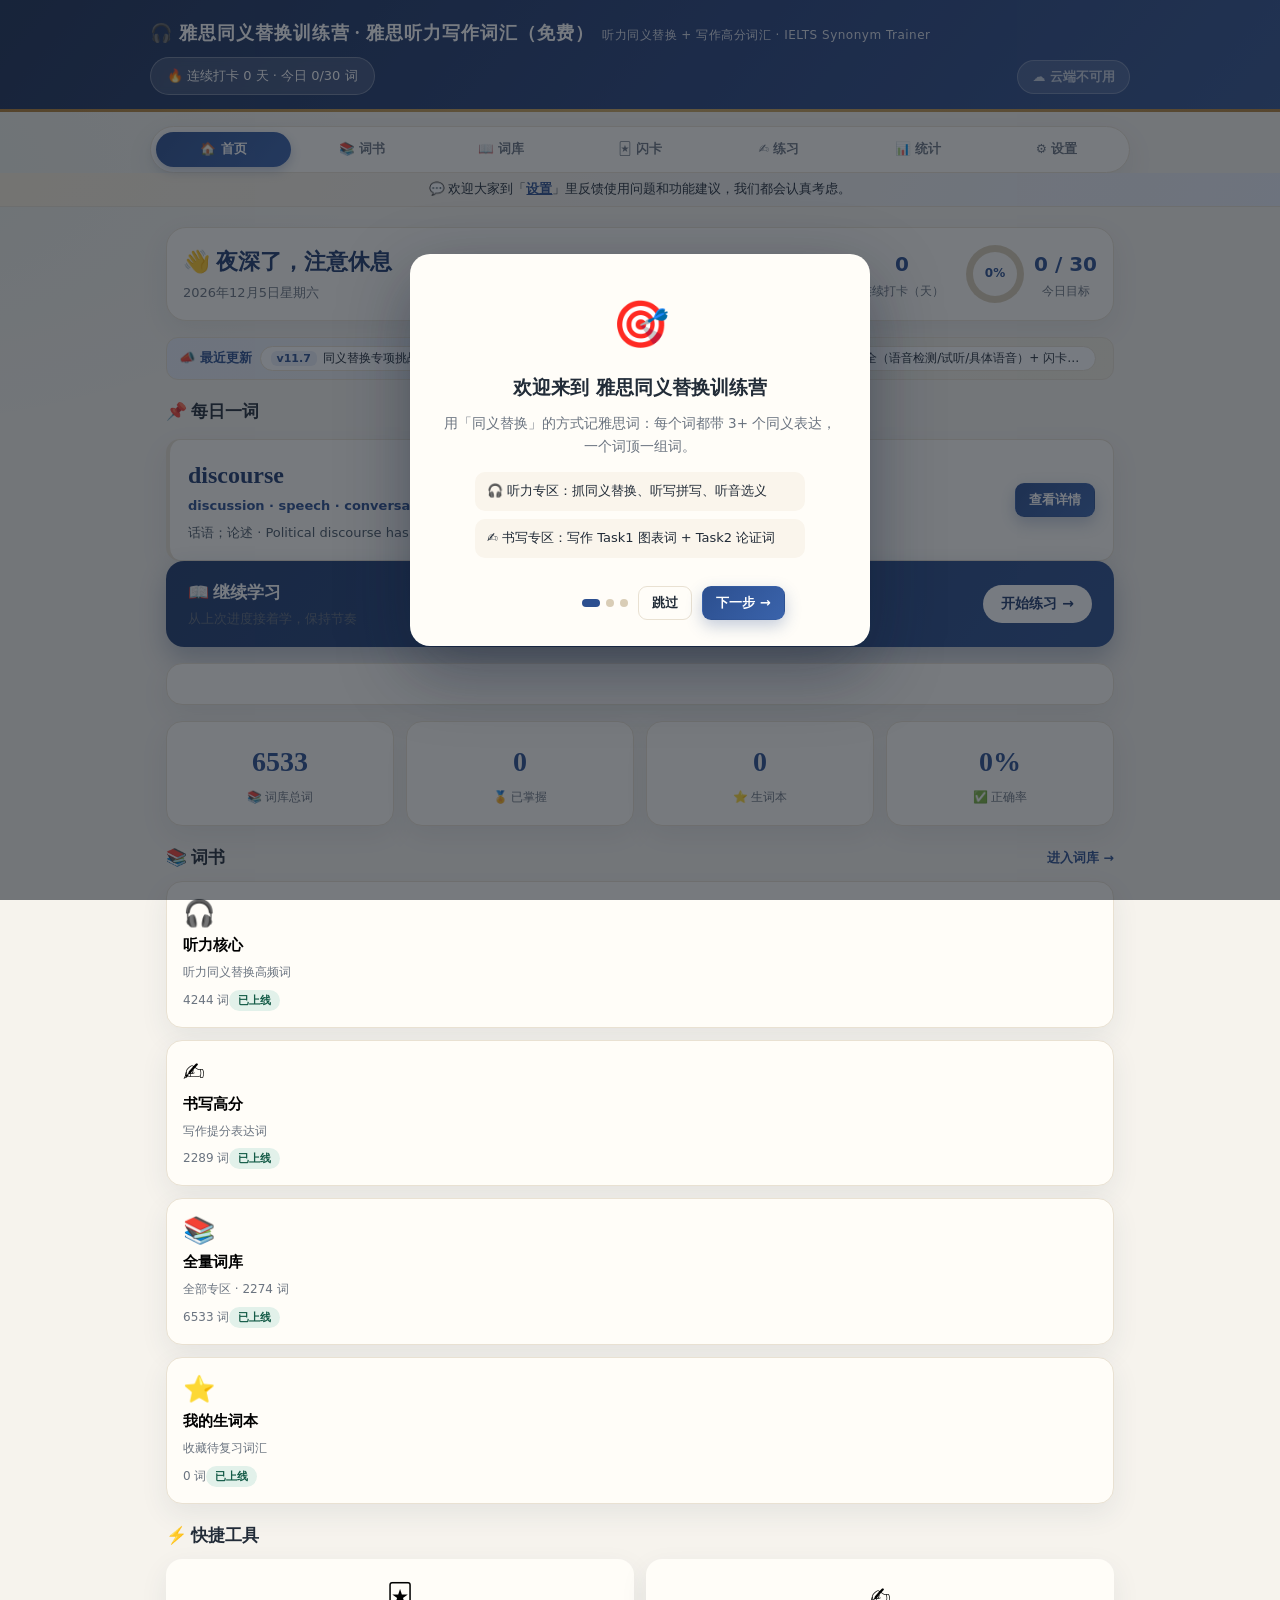
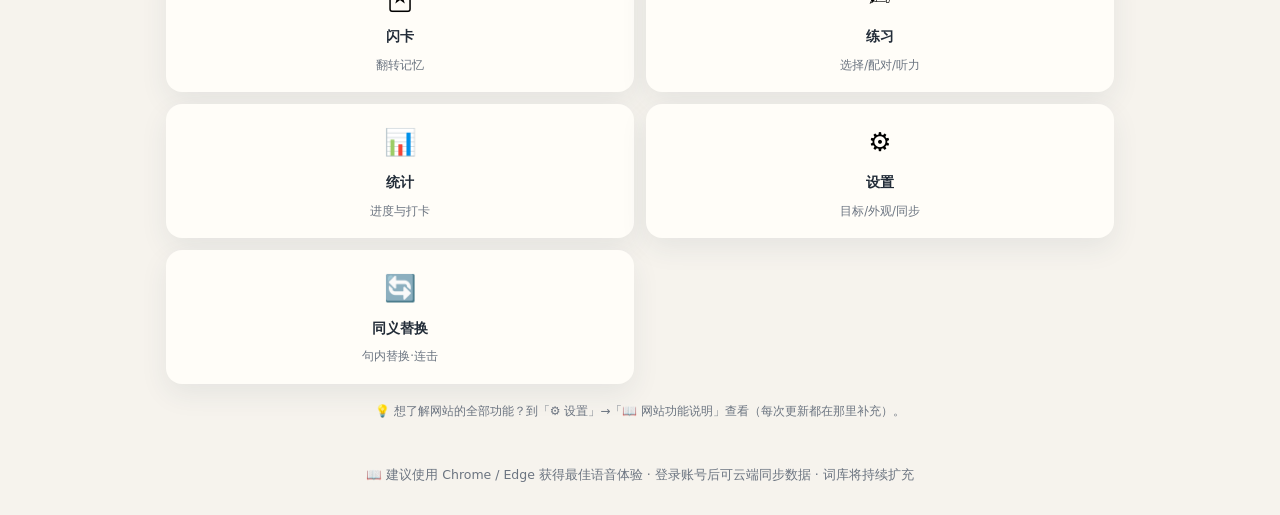
<file: index.html>
<!DOCTYPE html>
<html lang="zh-CN">
<head>
<meta charset="UTF-8">
<!-- 安全策略（CSP）：必须在任何 script/style 之前，故紧跟 charset。
     script-src 需 'unsafe-inline'（页面主体是内联脚本）+ hm.baidu.com（统计）；
     connect-src 只放行 Supabase 与 formsubmit → XSS 后也无法往别处外传数据；
     form-action/object-src/base-uri 全关；frame-ancestors 在 meta 里无效，
     点击劫持需响应头（GitHub Pages 不能自定义响应头）。 -->
<meta http-equiv="Content-Security-Policy" content="default-src 'self'; script-src 'self' 'unsafe-inline' https://hm.baidu.com; style-src 'self' 'unsafe-inline'; img-src 'self' data: blob:; font-src 'self' data:; media-src 'self' blob:; connect-src 'self' https://*.supabase.co wss://*.supabase.co https://formsubmit.co https://hm.baidu.com; worker-src 'self' blob:; object-src 'none'; base-uri 'none'; form-action 'none'; frame-src 'none'">
<meta name="viewport" content="width=device-width, initial-scale=1.0">
<title>雅思同义替换训练营 · 雅思听力写作词汇学习网站（免费）</title>
<meta name="description" content="免费雅思学习网站：6500+ 个雅思听力与写作同义替换词，13 本词书，闪卡、听写、选择题、配对题、背诵模式，智能记忆复习，无需注册即可使用。">
<meta name="robots" content="index,follow">
<meta name="keywords" content="雅思学习,雅思词汇,雅思同义词,同义替换,雅思听力,雅思写作,雅思机经,免费雅思,英语学习,IELTS,synonym,IELTS vocabulary">
<link rel="canonical" href="https://kskbl1716.github.io/ielts-synonym-trainer/">
<meta property="og:type" content="website">
<meta property="og:site_name" content="雅思同义替换训练营">
<meta property="og:title" content="雅思同义替换训练营 · 雅思听力写作词汇学习网站">
<meta property="og:description" content="免费雅思学习网站：6500+ 个雅思同义替换词，13 本词书，闪卡、听写、选择题、配对题、背诵模式。">
<meta property="og:url" content="https://kskbl1716.github.io/ielts-synonym-trainer/">
<meta property="og:locale" content="zh_CN">
<meta name="twitter:card" content="summary">
<meta name="twitter:title" content="雅思同义替换训练营 · 雅思听力写作词汇学习网站">
<meta name="twitter:description" content="免费雅思学习网站：6500+ 个雅思同义替换词，13 本词书，闪卡、听写、选择题、配对题、背诵模式。">
<script type="application/ld+json">
{
  "@context": "https://schema.org",
  "@type": "WebApplication",
  "name": "雅思同义替换训练营",
  "alternateName": "IELTS Synonym Trainer",
  "url": "https://kskbl1716.github.io/ielts-synonym-trainer/",
  "description": "免费雅思学习网站：5622 个雅思听力与写作同义替换词，7 本词书，闪卡、听写、选择题、配对题、背诵模式。",
  "inLanguage": "zh-CN",
  "applicationCategory": "EducationalApplication",
  "offers": {"@type": "Offer", "price": "0", "priceCurrency": "CNY"},
  "operatingSystem": "Any",
  "audience": {"@type": "EducationalAudience", "educationalRole": "student"}
}
</script>
<link rel="icon" href="data:image/svg+xml,<svg xmlns='http://www.w3.org/2000/svg' viewBox='0 0 100 100'><text y='.9em' font-size='90'>🎧</text></svg>">

<script>
var _hmt = _hmt || [];
(function() {
  var hm = document.createElement("script");
  hm.src = "https://hm.baidu.com/hm.js?6f1cd1ed4a7bb4d719cc658d4b84b730";
  var s = document.getElementsByTagName("script")[0];
  s.parentNode.insertBefore(hm, s);
})();
</script>
<style>/*===BOOT===*/html,body{margin:0}.view{display:none}.view.active{display:block}.modal-mask.hidden{display:none}</style></head>
<body>

<header class="topbar">
  <div class="topbar-inner">
    <h1 class="brand">🎧 雅思同义替换训练营 · 雅思听力写作词汇（免费）
      <small>听力同义替换 + 写作高分词汇 · IELTS Synonym Trainer</small>
    </h1>
    <div class="streak" id="streak-badge">🔥 连续 0 天 · 今日 0/30 词</div>
  </div>
</header>

<nav class="tabs">
  <button class="tab active" data-view="home">🏠 首页</button>
  <button class="tab" data-view="books">📚 词书</button>
  <button class="tab" data-view="learn">📖 词库</button>
  <button class="tab" data-view="flash">🃏 闪卡</button>
  <button class="tab" data-view="practice">✍️ 练习</button>
  <button class="tab" data-view="stats">📊 统计</button>
  <button class="tab" data-view="settings">⚙️ 设置</button>
</nav>
<div class="announce-bar">💬 欢迎大家到「<a href="#/settings">设置</a>」里反馈使用问题和功能建议，我们都会认真考虑。</div>

<main>
  <!-- ============ 词库 ============ -->
    <!-- ============ 首页学习中心 v9 ============ -->
  <section id="view-home" class="view active">
    <div class="home-hero">
      <div>
        <div class="home-hello" id="home-hello">👋 你好</div>
        <div class="home-date" id="home-date"></div>
      </div>
      <div class="home-hero-stats">
        <div class="hs-item"><div class="num" id="home-streak">0</div><div class="lbl">连续打卡（天）</div></div>
        <div class="goal-ring-wrap">
          <div class="goal-ring" id="home-ring" style="--p:0"><div class="in" id="home-ring-txt">0%</div></div>
          <div class="hs-item"><div class="num" id="home-daily">0/30</div><div class="lbl">今日目标</div></div>
        </div>
      </div>
    </div>
    <div class="updates-bar" id="home-updates"></div>
    <div class="home-sec-title"><h2>📌 每日一词</h2></div>
    <div class="daily-card" id="home-daily-word"></div>
    <div class="continue-card">
      <div>
        <div class="cc-title">📖 继续学习</div>
        <div class="cc-sub" id="home-continue-sub">从上次进度接着学，保持节奏</div>
      </div>
      <button class="btn" style="background:#fff;color:var(--primary-d);border:none;font-weight:700;border-radius:999px" id="home-continue-btn">开始练习 →</button>
    </div>
    <div class="panel review-panel" id="home-review"></div>
    <div class="stat-grid">
      <div class="stat-card"><div class="num" id="home-total">0</div><div class="lbl">📚 词库总词</div></div>
      <div class="stat-card"><div class="num" id="home-mastered">0</div><div class="lbl">🏅 已掌握</div></div>
      <div class="stat-card"><div class="num" id="home-wordbook">0</div><div class="lbl">⭐ 生词本</div></div>
      <div class="stat-card"><div class="num" id="home-accuracy">0%</div><div class="lbl">✅ 正确率</div></div>
    </div>
    <div class="home-sec-title"><h2>📚 词书</h2><a href="#" data-goto="learn">进入词库 →</a></div>
    <div class="book-grid" id="home-books"></div>
    <div class="home-sec-title"><h2>⚡ 快捷工具</h2></div>
    <div class="tools-grid" id="home-tools"></div>
    <div class="home-hint">💡 想了解网站的全部功能？到「⚙️ 设置」→「📖 网站功能说明」查看（每次更新都在那里补充）。</div>
  </section>
  <section id="view-books" class="view">
    <div class="tip">📚 选择一本词书开始学习：内置词库是网站原有全部词；真题高频/听力拼写/雅思真经/学术词汇 AWL/Band 9 高分表达/牛津基础词陆续接入中。</div>
    <div id="books-shelf"></div>
    <div id="books-detail" class="hidden"></div>
  </section>
  <section id="view-learn" class="view">
    <div class="tip">💡 <b>雅思听力核心技巧：同义替换。</b>题目里的词，往往不会原样出现在录音里。例如题干写 <b>important</b>，录音里可能说 <b>crucial</b>。多积累同义词组，才能"听出答案"。</div>
    <div class="toolbar">
      <div class="chips" id="learn-zones"></div>
      <div class="chips" id="learn-topics"></div>
      <div class="chips" id="learn-books"></div>
      <div class="chips" id="learn-levels"></div>
      <div class="chips" id="learn-roots"></div>
      <div class="chips" id="learn-stars"></div>
      <div class="search-wrap">
        <input id="learn-search" type="search" name="word-search" placeholder="🔍 搜索单词 / 同义词 / 中文释义…" autocomplete="off" autocapitalize="off" autocorrect="off" spellcheck="false">
      </div>
    </div>
    <div class="word-grid" id="learn-list"></div>
  </section>

  <!-- ============ 闪卡 ============ -->
  <section id="view-flash" class="view">
    <div class="panel">
      <h3>1. 选择专区 / 主题 / 词书</h3>
      <div class="chips" id="flash-zones"></div>
      <div class="chips" id="flash-topics"></div>
      <div class="chips" id="flash-books"></div>
      <div class="chips" id="flash-levels"></div>
      <h3 style="margin-top:14px">2. 出题方向</h3>
      <div class="chips" id="flash-dirs">
        <button class="chip on" data-dir="forward">正向 · 看单词想同义</button>
        <button class="chip" data-dir="reverse">反向 · 看同义想单词</button>
      </div>
      <div style="margin-top:14px;display:flex;gap:10px">
        <button class="btn btn-primary" id="flash-start">开始闪卡</button>
        <button class="btn btn-ghost" id="flash-skip-start">跳过</button>
      </div>
    </div>
    <div id="flash-game" class="hidden">
      <div class="flash-progress"><span id="flash-pos"></span><span id="flash-count"></span></div>
      <div class="flash-stage">
        <div class="flash-card" id="flash-card">
          <div class="face front" id="flash-front"></div>
          <div class="face back" id="flash-back"></div>
        </div>
      </div>
      <div class="flash-actions">
        <button class="btn btn-ghost" id="flash-speak">🔊 发音</button>
        <button class="btn btn-red" id="flash-no">✗ 不认识</button>
        <button class="btn btn-green" id="flash-yes">✓ 认识</button>
      </div>
      <div class="shortcut-hint">⌨️ 快捷键：空格 翻转 · A/← 认识 · D/→ 不认识</div>
    </div>
    <div id="flash-end" class="hidden flash-end">
      <div class="big">🎉</div>
      <h2>本组完成！</h2>
      <p id="flash-end-msg"></p>
      <div class="result-actions">
        <button class="btn btn-primary" id="flash-again">再练一组</button>
        <button class="btn btn-ghost" id="flash-end-back">返回设置</button>
      </div>
    </div>
  </section>

  <!-- ============ 练习 ============ -->
  <section id="view-practice" class="view">
    <div class="panel" id="practice-setup">
      <h3>1. 选择专区 / 主题 / 词书 / 难度 <span style="font-weight:400;color:var(--muted)">（不选 = 全部）</span></h3>
      <div class="chips" id="p-zones"></div>
      <div class="chips" id="p-topics"></div>
      <div class="chips" id="p-books"></div>
      <div class="chips" id="p-levels"></div>
      <h3 style="margin-top:16px">2. 练习题型</h3>
      <div class="type-cards" id="p-types">
        <label class="type-card sel"><input type="radio" name="ptype" value="mcq" checked><span class="t-icon">🔤</span><div class="t-name">选择题</div><div class="t-desc">看单词，选出同义词</div></label>
        <label class="type-card"><input type="radio" name="ptype" value="match"><span class="t-icon">🧩</span><div class="t-name">配对题</div><div class="t-desc">单词 ↔ 同义词配对</div></label>
        <label class="type-card"><input type="radio" name="ptype" value="listen"><span class="t-icon">🔊</span><div class="t-name">听力题</div><div class="t-desc">听句子，抓同义词</div></label>
        <label class="type-card"><input type="radio" name="ptype" value="dict"><span class="t-icon">⌨️</span><div class="t-name">听写模式</div><div class="t-desc">听发音，拼写单词</div></label>
        <label class="type-card"><input type="radio" name="ptype" value="word2cn"><span class="t-icon">🤔</span><div class="t-name">看词选义</div><div class="t-desc">看单词，选中文释义</div></label>
        <label class="type-card"><input type="radio" name="ptype" value="l2cn"><span class="t-icon">🎧</span><div class="t-name">听音选义</div><div class="t-desc">听发音，选中文释义</div></label>
        <label class="type-card"><input type="radio" name="ptype" value="syn"><span class="t-icon">🔄</span><div class="t-name">同义替换</div><div class="t-desc">句内替换 · 连击挑战</div></label>
      </div>
      <h3 style="margin-top:16px">3. 出题方向 <span style="font-weight:400;color:var(--muted)">（选择题 / 同义替换）</span></h3>
      <div class="chips" id="p-dirs">
        <button class="chip on" data-dir="forward">正向</button>
        <button class="chip" data-dir="reverse">反向</button>
        <button class="chip" data-dir="mixed">混合</button>
      </div>
      <h3 style="margin-top:16px">4. 题目数量</h3>
      <div class="chips" id="p-counts">
        <button class="chip" data-n="5">5 题</button>
        <button class="chip on" data-n="10">10 题</button>
        <button class="chip" data-n="15">15 题</button>
        <button class="chip" data-n="20">20 题</button>
      </div>
      <h3 style="margin-top:16px">5. 题目提示 <span style="font-weight:400;color:var(--muted)">（关掉增加难度）</span></h3>
      <div class="chips" id="p-hints"></div>
      <div style="margin-top:16px;display:flex;gap:10px;flex-wrap:wrap">
        <button class="btn btn-primary" id="p-start">🚀 开始练习</button>
      </div>
    </div>

    <div id="practice-game" class="hidden">
      <div class="quiz-top">
        <div class="quiz-progress"><div class="fill" id="quiz-fill"></div></div>
        <div class="quiz-meta"><span id="quiz-pos"></span> · 得分 <b id="quiz-score">0</b></div>
        <button class="quit-btn" id="quiz-quit">✕ 退出</button>
      </div>
      <div id="quiz-body"></div>
      <div class="shortcut-hint">⌨️ 快捷键：WASD / 方向键 选答案 · 空格 下一题</div>
    </div>

    <div id="practice-result" class="hidden result-box">
      <div class="big" id="res-emoji">🎉</div>
      <h2 id="res-title">完成！</h2>
      <div class="score-line" id="res-score"></div>
      <div class="sub" id="res-sub"></div>
      <div class="stat-chips" id="res-chips"></div>
      <div class="wrong-list" id="res-wrong"></div>
      <div class="result-actions">
        <button class="btn btn-primary" id="res-again">再练一组</button>
        <button class="btn btn-ghost" id="res-back">返回设置</button>
      </div>
    </div>
  </section>

  <!-- ============ 统计 ============ -->
  <section id="view-stats" class="view">
    <div class="stat-grid" id="stat-cards"></div>
    <div class="panel">
      <h3>📈 主题进度 <span style="font-weight:400;color:var(--muted)">（每词练过 ≥4 次且错 ≤1 次记为掌握）</span></h3>
      <div id="topic-progress"></div>
    </div>
    <div class="panel">
      <h3>📌 生词本 / 易错词 <span id="wb-count" style="font-weight:400;color:var(--muted)"></span></h3>
      <div class="wordbook-list" id="wordbook-list"></div>
      <div style="margin-top:12px;display:flex;gap:10px;flex-wrap:wrap">
        <button class="btn btn-primary btn-sm" id="review-start">🔁 复习生词本</button>
        <button class="btn btn-ghost btn-sm" id="wordbook-clear">清空生词本</button>
      </div>
    </div>
    <div class="panel">
      <h3>⚙️ 数据</h3>
      <div class="danger-zone">
        <button class="btn btn-red btn-sm" id="reset-all">重置全部数据</button>
        <span style="font-size:12px;color:var(--muted);align-self:center">数据保存在本机浏览器；登录账号后会自动云端同步，清除浏览器数据也不怕丢。</span>
      </div>
    </div>
  </section>
            <!-- ============ 设置 v4 ============ -->
  <section id="view-settings" class="view">
    <div class="tip">⚙️ 在这里调整学习目标、发音、练习偏好和界面外观；所有设置自动保存；登录账号后自动云端同步，换设备不丢失。</div>
    <div class="panel">
      <h3>🎯 学习目标</h3>
      <div class="set-row">
        <div class="set-label">每日学习目标</div>
        <div class="set-control">
          <div class="goal-presets" id="set-goal-presets"></div>
          <div class="goal-custom">
            <input id="set-goal-input" type="number" min="1" max="500" placeholder="自定义 1~500">
            <button class="btn btn-primary btn-sm" id="set-goal-save">保存</button>
          </div>
          <div class="set-hint">今日进度见「统计」页打卡面板，达成目标后记得打卡。</div>
        </div>
      </div>
    </div>
    <div class="panel">
      <h3>🔊 发音设置</h3>
      <div class="set-row"><div class="set-label">口音</div><div class="set-control chips" id="set-voice"></div></div>
      <div class="set-row"><div class="set-label">语速</div><div class="set-control chips" id="set-rate"></div></div>
      <div class="set-row"><div class="set-label">检测与试听</div><div class="set-control" id="voice-detail"></div></div>
    </div>
    <div class="panel">
      <h3>✍️ 练习偏好</h3>
      <div class="set-row"><div class="set-label">默认题数</div><div class="set-control chips" id="set-pcount"></div></div>
      <div class="set-row"><div class="set-label">默认出题方向</div><div class="set-control chips" id="set-pdir"></div></div>
      <div class="set-row"><div class="set-label">题目提示</div><div class="set-control chips" id="set-phint"></div></div>
    </div>
    <div class="panel">
      <h3>🎨 外观</h3>
      <div class="set-row"><div class="set-label">主题</div><div class="set-control chips" id="set-theme"></div></div>
      <div class="set-row">
        <div class="set-label">字号</div>
        <div class="set-control">
          <div class="chips" id="set-font"></div>
          <div class="set-hint">💡 电脑用户也可用快捷键 <b>Ctrl +</b> / <b>Ctrl -</b> 直接切换浏览器缩放。</div>
        </div>
      </div>
      <div class="set-row">
        <div class="set-label">布局</div>
        <div class="set-control">
          <div class="chips" id="set-layout"></div>
          <div class="set-hint">📱 手机（宽度 640px 内）自动切换手机版布局，平板/电脑保持桌面；也可手动指定。</div>
        </div>
      </div>
    </div>
    <div class="panel">
      <h3>🔔 每日提醒</h3>
      <div class="set-row">
        <div class="set-label">提醒开关</div>
        <div class="set-control">
          <div class="chips" id="set-remind"></div>
          <div class="set-hint">到点提醒复习当天到期单词；需在浏览器里允许通知，页面打开时生效。</div>
        </div>
      </div>
      <div class="set-row">
        <div class="set-label">提醒时间</div>
        <div class="set-control"><input type="time" id="set-remind-time"></div>
      </div>
    </div>
    <div class="panel">
      <h3>💾 数据管理</h3>
      <div class="set-row">
        <div class="set-label">备份与恢复</div>
        <div class="set-control">
          <div class="data-actions">
            <button class="btn btn-ghost btn-sm" id="set-export">📤 导出备份</button>
            <button class="btn btn-ghost btn-sm" id="set-export-img">🖼️ 导出图片</button>
            <button class="btn btn-ghost btn-sm" id="set-export-pdf">🖨️ 打印 PDF</button>
            <button class="btn btn-ghost btn-sm" id="set-import-btn">📥 导入备份</button>
            <input type="file" id="set-import-file" accept="application/json" hidden>
            <button class="btn btn-red btn-sm" id="set-reset">🗑️ 重置全部数据</button>
          </div>
          <div class="set-hint">进度自动保存在本机；登录账号后同步到云端，清除浏览器数据也不怕，仍建议定期导出备份。</div>
        </div>
      </div>
    </div>
    <div class="panel">
      <h3>ℹ️ 关于</h3>
      <div class="about-line" id="set-about"></div>
    </div>
    <div class="panel">
      <details class="feature-guide" id="feature-guide">
        <summary>📖 网站功能说明 <span class="fg-hint">（点击展开 · 所有功能都在这里）</span></summary>
        <div class="fg-body" id="feature-guide-body"></div>
      </details>
    </div>
  </section>  <!-- ============ 单词详情弹窗 v2 ============ -->
  <div id="word-modal" class="modal-mask hidden" role="dialog" aria-modal="true" aria-label="单词详情">
    <div class="modal">
      <button class="modal-close" id="wm-close" aria-label="关闭">✕</button>
      <div id="wm-word-head" class="wm-head"></div>
      <div id="wm-body"></div>
      <div class="wm-foot">
        <button class="btn btn-ghost btn-sm" id="wm-star">☆ 收藏</button>
        <button class="btn btn-ghost btn-sm" id="wm-wb">☆ 加入生词本</button>
        <button class="btn btn-primary btn-sm" id="wm-ok">完成</button>
      </div>
    </div>
  </div>
  <!-- ============ 邮箱登录 v6 ============ -->
  <div id="login-modal" class="modal-mask hidden" role="dialog" aria-modal="true" aria-label="邮箱登录">
    <div class="modal auth-modal">
      <button class="modal-close" id="lm-close" aria-label="关闭">✕</button>
      <h2 class="auth-title" id="lm-title">👤 登录</h2>
      <div class="auth-tabs">
        <button class="auth-tab active" id="lm-tab-login" type="button">登录</button>
        <button class="auth-tab" id="lm-tab-reg" type="button">注册</button>
      </div>
      <input type="email" id="lm-email" placeholder="邮箱地址" autocomplete="email">
      <input type="password" id="lm-pass" placeholder="密码（至少 6 位）" autocomplete="current-password">
      <div id="lm-msg" class="auth-msg"></div>
      <button class="btn btn-primary auth-submit" id="lm-submit" type="button">登 录</button>
      <button class="btn btn-ghost btn-sm auth-forgot" id="lm-forgot" type="button">忘记密码？</button>
      <div class="auth-hint">登录后进度自动云端备份，换设备不丢失</div>
    </div>
  </div>
  <!-- ============ 新手引导 v11.6 ============ -->
  <div id="onboard-modal" class="modal-mask hidden" role="dialog" aria-modal="true" aria-label="新手引导">
    <div class="modal onboard-modal">
      <div id="ob-slide" class="ob-slide"></div>
      <div class="ob-nav">
        <button class="btn btn-ghost btn-sm" id="ob-prev" type="button">‹ 上一步</button>
        <div class="ob-dots" id="ob-dots"></div>
        <button class="btn btn-ghost btn-sm" id="ob-skip" type="button">跳过</button>
        <button class="btn btn-primary btn-sm" id="ob-next" type="button">下一步 →</button>
      </div>
    </div>
  </div></main>

<footer>📖 建议使用 Chrome / Edge 获得最佳语音体验 · 登录账号后可云端同步数据 · 词库将持续扩充</footer>
<div id="toast"></div>
<script defer src="supabase.js"></script>
<script>
'use strict';

/* ===DATA1=== *//* ================= 词库数据 ================= */
const TOPICS = [
  {id:'core',     name:'高频通用',  icon:'⭐'},
  {id:'edu',      name:'教育学习',  icon:'🎓'},
  {id:'work',     name:'工作职场',  icon:'💼'},
  {id:'travel',   name:'旅行交通',  icon:'✈️'},
  {id:'health',   name:'健康运动',  icon:'💪'},
  {id:'env',      name:'环境能源',  icon:'🌿'},
  {id:'living',   name:'生活住宿',  icon:'🏠'},
  {id:'academic', name:'学术研究',  icon:'🔬'},
  {id:'shopping', name:'购物消费',  icon:'🛒'},
  {id:'feelings', name:'情感态度',  icon:'😊'}
];

// t=主题 w=单词 s=同义词组 c=中文释义 e=例句 k=例句中关键词(同义词)
/*===WORDS_START===*/
</script>
<script src="words.js"></script>
<script>
'use strict';
/*===WORDS_END===*/

const BOOKS = [{"id":"default","name":"内置词库","desc":"网站原有全部词","icon":"📖","zone":"both","source":"自有","license":"自有","words":2274},{"id":"jianqiao","name":"真题高频","desc":"剑桥 4-19 真题高频词","icon":"📚","zone":"both","source":"chunsi-w/ielts-vocab-cloudflare","license":"MIT","words":450},{"id":"listening","name":"听力拼写","desc":"听力填空高频答案词","icon":"🎧","zone":"l","source":"yuqingsong71/IELTS-listening-vocabulary（剑桥 4-20 听力填空答案词）","license":"公开仓库（无 LICENSE）· 事实性词表 + 本站原创加工","words":821},{"id":"zhenjing","name":"雅思真经","desc":"雅思真经核心词汇","icon":"📗","zone":"both","source":"hefengxian/ielts-vocabulary","license":"MIT","words":938},{"id":"awl","name":"学术词汇 AWL","desc":"学术词汇表（Coxhead）","icon":"🎓","zone":"both","source":"Coxhead，惠灵顿维多利亚大学","license":"开放教育免费使用","words":570},{"id":"band9","name":"Band 9 高分表达","desc":"高分替换表达","icon":"🏅","zone":"both","source":"learning-zone/ielts-materials","license":"MIT","words":102},{"id":"oxford","name":"牛津基础词","desc":"牛津 3000 基础词（非商用）","icon":"🇬🇧","zone":"both","source":"OUP Oxford 3000","license":"需署名 + 非商用","words":1000},{"id":"nawl","name":"NAWL 学术新词","desc":"非 AWL 的高频学术词","icon":"🔬","zone":"both","source":"NAWL（Browne, Culligan & Phillips, newgeneralservicelist.org）","license":"开放学术词表（需署名）","words":950},{"id":"spoken","name":"口语话题词","desc":"雅思口语 Part1-3 话题词汇","icon":"🗣️","zone":"l","source":"本工具链按雅思口语高频话题汇编","license":"自有","words":227},{"id":"camb","name":"剑桥18-20话题词","desc":"剑桥 18-20 真题高频话题词","icon":"📕","zone":"both","source":"本工具链按剑桥 18-20 高频话题汇编（非抓取原文）","license":"自有","words":200},{"id":"chart","name":"写作图表词","desc":"雅思写作 Task1 图表描述语言","icon":"📈","zone":"w","source":"本工具链按 Task1 图表语言汇编","license":"自有","words":302},{"id":"part2","name":"口语 Part2 专题","desc":"人物/地点/物品/经历/事件/活动","icon":"🗂️","zone":"l","source":"本工具链按口语 Part2 六大话题汇编","license":"自有","words":344},{"id":"phrasal","name":"学术短语动词","desc":"雅思高频学术短语动词","icon":"🔗","zone":"both","source":"本工具链按学术短语动词汇编","license":"自有","words":171}];



const DICT = {
  'important':['ɪmˈpɔːtnt','adj.','having great value or influence'],
  'improve':['ɪmˈpruːv','v.','to make something better'],
  'problem':['ˈprɒbləm','n.','a difficulty that needs to be solved'],
  'increase':['ˈɪnkriːs','n.','a rise in amount or number'],
  'decrease':['ˈdiːkriːs','n.','a reduction in amount or number'],
  'expensive':['ɪkˈspensɪv','adj.','costing a lot of money'],
  'cheap':['tʃiːp','adj.','costing little money'],
  'big':['bɪɡ','adj.','large in size or amount'],
  'small':['smɔːl','adj.','little in size or amount'],
  'need':['niːd','v.','to require something'],
  'show':['ʃəʊ','v.','to make something clear or visible'],
  'get':['ɡet','v.','to obtain or receive something'],
  'buy':['baɪ','v.','to get something by paying money'],
  'help':['help','v.','to make it easier for someone to do something'],
  'start':['stɑːt','v.','to begin'],
  'finish':['ˈfɪnɪʃ','v.','to complete something'],
  'choose':['tʃuːz','v.','to pick one thing from a group'],
  'change':['tʃeɪndʒ','v.','to make or become different'],
  'enough':['ɪˈnʌf','adj.','as much as is needed'],
  'many':['ˈmeni','adj.','a large number of'],
  'most':['məʊst','adj.','the majority of'],
  'also':['ˈɔːlsəʊ','adv.','in addition'],
  'because':['bɪˈkɒz','conj.','for the reason that'],
  'so':['səʊ','conj.','therefore'],
  'but':['bʌt','conj.','however'],
  'maybe':['ˈmeɪbi','adv.','perhaps'],
  'about':['əˈbaʊt','adv.','approximately'],
  'very':['ˈveri','adv.','to a high degree'],
  'often':['ˈɒfn','adv.','frequently'],
  'rarely':['ˈreəli','adv.','not often'],
  'course':['kɔːs','n.','a series of lessons'],
  'subject':['ˈsʌbdʒɪkt','n.','an area of study'],
  'teacher':['ˈtiːtʃə','n.','a person who teaches'],
  'student':['ˈstjuːdnt','n.','a person who studies'],
  'homework':['ˈhəʊmwɜːk','n.','school work done at home'],
  'exam':['ɪɡˈzæm','n.','a formal test'],
  'score':['skɔː','n.','the number of points in a test'],
  'degree':['dɪˈɡriː','n.','a qualification from a university'],
  'university':['ˌjuːnɪˈvɜːsəti','n.','a place of higher education'],
  'lesson':['ˈlesn','n.','a period of teaching'],
  'learn':['lɜːn','v.','to gain knowledge or skill'],
  'revise':['rɪˈvaɪz','v.','to review work for an exam'],
  'difficult':['ˈdɪfɪkəlt','adj.','hard to do'],
  'easy':['ˈiːzi','adj.','not difficult'],
  'compulsory':['kəmˈpʌlsəri','adj.','required by rule'],
  'knowledge':['ˈnɒlɪdʒ','n.','information and understanding'],
  'job':['dʒɒb','n.','paid work'],
  'salary':['ˈsæləri','n.','regular pay for work'],
  'company':['ˈkʌmpəni','n.','a business organization'],
  'employee':['ɪmˈplɔɪiː','n.','a person who works for a company'],
  'manager':['ˈmænɪdʒə','n.','a person in charge of a team'],
  'meeting':['ˈmiːtɪŋ','n.','a planned discussion'],
  'retire':['rɪˈtaɪə','v.','to stop working, usually at an older age'],
  'hire':['haɪə','v.','to give someone a job'],
  'fire':['faɪə','v.','to dismiss someone from a job'],
  'promotion':['prəˈməʊʃn','n.','movement to a higher position'],
  'experience':['ɪkˈspɪəriəns','n.','knowledge gained from doing something'],
  'skill':['skɪl','n.','an ability to do something well'],
  'colleague':['ˈkɒliːɡ','n.','a person you work with'],
  'office':['ˈɒfɪs','n.','a place where people work'],
  'travel':['ˈtrævl','v.','to go from one place to another'],
  'arrive':['əˈraɪv','v.','to reach a place'],
  'leave':['liːv','v.','to go away from a place'],
  'return':['rɪˈtɜːn','v.','to come or go back'],
  'book':['bʊk','v.','to reserve in advance'],
  'ticket':['ˈtɪkɪt','n.','a document that allows travel or entry'],
  'near':['nɪə','adj.','close in distance'],
  'far':['fɑː','adj.','a long distance away'],
  'fast':['fɑːst','adj.','quick'],
  'slow':['sləʊ','adj.','not quick'],
  'busy':['ˈbɪzi','adj.','full of people or activity'],
  'free':['friː','adj.','available or costing nothing'],
  'luggage':['ˈlʌɡɪdʒ','n.','bags carried when travelling'],
  'vehicle':['ˈviːəkl','n.','a machine used for transport'],
  'route':['ruːt','n.','the way from one place to another'],
  'postpone':['pəˈspəʊn','v.','to delay to a later time'],
  'ill':['ɪl','adj.','not well'],
  'tired':['ˈtaɪəd','adj.','needing rest'],
  'healthy':['ˈhelθi','adj.','in good condition of body and mind'],
  'exercise':['ˈeksəsaɪz','n.','physical activity for fitness'],
  'diet':['ˈdaɪət','n.','the food a person eats'],
  'medicine':['ˈmedsn','n.','a substance used to treat illness'],
  'injury':['ˈɪndʒəri','n.','physical damage to the body'],
  'recover':['rɪˈkʌvə','v.','to get better after illness'],
  'pain':['peɪn','n.','a feeling of hurt'],
  'stress':['stres','n.','pressure that causes worry'],
  'relax':['rɪˈlæks','v.','to rest and become calm'],
  'sleep':['sliːp','n.','rest with eyes closed'],
  'strong':['strɒŋ','adj.','having great physical power'],
  'weak':['wiːk','adj.','lacking strength'],
  'cure':['kjʊə','v.','to make an illness go away'],
  'prevent':['prɪˈvent','v.','to stop something from happening'],
  'environment':['ɪnˈvaɪrənmənt','n.','the natural world around us'],
  'pollution':['pəˈluːʃn','n.','dirt or waste that harms the environment'],
  'waste':['weɪst','n.','unwanted materials or rubbish'],
  'recycle':['ˌriːˈsaɪkl','v.','to treat used materials so they can be used again'],
  'energy':['ˈenədʒi','n.','power from sources such as electricity or fuel'],
  'climate':['ˈklaɪmət','n.','the usual weather of a place'],
  'damage':['ˈdæmɪdʒ','n.','harm caused to something'],
  'protect':['prəˈtekt','v.','to keep something safe'],
  'reduce':['rɪˈdjuːs','v.','to make smaller or less'],
  'plant':['plɑːnt','n.','a living thing that grows in the ground'],
  'animal':['ˈænɪml','n.','a living creature that is not a plant'],
  'resource':['rɪˈsɔːs','n.','a supply of something useful'],
  'growth':['ɡrəʊθ','n.','an increase in size or amount'],
  'shortage':['ˈʃɔːtɪdʒ','n.','a lack of something needed'],
  'solve':['sɒlv','v.','to find an answer to a problem'],
  'eco-friendly':['ˈiːkəʊ ˌfrendli','adj.','not harmful to the environment'],
  'house':['haʊs','n.','a building for people to live in'],
  'room':['ruːm','n.','a space inside a building'],
  'rent':['rent','v.','to pay to use a property'],
  'landlord':['ˈlændlɔːd','n.','a person who rents out property'],
  'bill':['bɪl','n.','an amount of money owed'],
  'pay':['peɪ','v.','to give money for something'],
  'save':['seɪv','v.','to keep money or use less'],
  'quiet':['ˈkwaɪət','adj.','making little noise'],
  'noisy':['ˈnɔɪzi','adj.','making a lot of noise'],
  'spacious':['ˈspeɪʃəs','adj.','large with plenty of space'],
  'cramped':['kræmpt','adj.','too small and crowded'],
  'comfortable':['ˈkʌmftəbl','adj.','pleasant and relaxing'],
  'convenient':['kənˈviːniənt','adj.','easy and suitable'],
  'remote':['rɪˈməʊt','adj.','far away from towns'],
  'facilities':['fəˈsɪlətiz','n.','buildings and equipment for a purpose'],
  'repair':['rɪˈpeə','v.','to fix something broken'],
  'research':['rɪˈsɜːtʃ','n.','careful study to find new information'],
  'data':['ˈdeɪtə','n.','facts and figures'],
  'method':['ˈmeθəd','n.','a way of doing something'],
  'experiment':['ɪkˈsperɪmənt','n.','a scientific test'],
  'result':['rɪˈzʌlt','n.','what happens at the end'],
  'cause':['kɔːz','v.','to make something happen'],
  'effect':['ɪˈfekt','n.','a change caused by something'],
  'example':['ɪɡˈzɑːmpl','n.','one item that shows a type'],
  'reason':['ˈriːzn','n.','why something happens'],
  'suggest':['səˈdʒest','v.','to show or imply'],
  'prove':['pruːv','v.','to show that something is true'],
  'examine':['ɪɡˈzæmɪn','v.','to look at something carefully'],
  'measure':['ˈmeʒə','v.','to find the size or amount'],
  'compare':['kəmˈpeə','v.','to look at how things are alike or different'],
  'similar':['ˈsɪmələ','adj.','alike in some way'],
  'conclusion':['kənˈkluːʒn','n.','a final decision or opinion'],
  'price':['praɪs','n.','the amount of money needed to buy something'],
  'discount':['ˈdɪskaʊnt','n.','a reduction in price'],
  'refund':['ˈriːfʌnd','n.','money given back'],
  'receipt':['rɪˈsiːt','n.','a document showing payment'],
  'available':['əˈveɪləbl','adj.','able to be obtained'],
  'unavailable':['ˌʌnəˈveɪləbl','adj.','not able to be obtained'],
  'offer':['ˈɒfə','v.','to provide something'],
  'customer':['ˈkʌstəmə','n.','a person who buys something'],
  'queue':['kjuː','n.','a line of people waiting'],
  'popular':['ˈpɒpjələ','adj.','liked by many people'],
  'trendy':['ˈtrendi','adj.','fashionable and modern'],
  'bargain':['ˈbɑːɡɪn','n.','something bought at a good price'],
  'delivery':['dɪˈlɪvəri','n.','the bringing of goods'],
  'quality':['ˈkwɒləti','n.','how good something is'],
  'guarantee':['ˌɡærənˈtiː','n.','a promise to repair or replace'],
  'afford':['əˈfɔːd','v.','to have enough money for'],
  'happy':['ˈhæpi','adj.','feeling pleasure'],
  'sad':['sæd','adj.','feeling unhappiness'],
  'angry':['ˈæŋɡri','adj.','feeling strong displeasure'],
  'worried':['ˈwʌrid','adj.','feeling anxious'],
  'surprised':['səˈpraɪzd','adj.','feeling sudden wonder'],
  'confused':['kənˈfjuːzd','adj.','unable to understand clearly'],
  'interested':['ˈɪntrəstɪd','adj.','wanting to know or learn'],
  'bored':['bɔːd','adj.','feeling uninterested'],
  'excited':['ɪkˈsaɪtɪd','adj.','feeling very keen and happy'],
  'afraid':['əˈfreɪd','adj.','feeling fear'],
  'grateful':['ˈɡreɪtfl','adj.','feeling thanks'],
  'confident':['ˈkɒnfɪdənt','adj.','feeling sure of oneself'],
  'doubtful':['ˈdaʊtfl','adj.','not sure'],
  'prefer':['prɪˈfɜː','v.','to like one thing more than another'],
  'agree':['əˈɡriː','v.','to have the same opinion'],
  'disagree':['ˌdɪsəˈɡriː','v.','to have a different opinion'],
  'refuse':['rɪˈfjuːz','v.','to say no to something']
};

/* ===UTIL=== *//* ================= 工具函数 ================= */
const $  = s => document.querySelector(s);
const $$ = s => [...document.querySelectorAll(s)];
const DEFAULT_GOAL = 30;
function shuffle(arr){ const a = arr.slice(); for(let i=a.length-1;i>0;i--){ const j=Math.floor(Math.random()*(i+1)); [a[i],a[j]]=[a[j],a[i]]; } return a; }
function todayStr(){ const d=new Date(); return d.getFullYear()+'-'+String(d.getMonth()+1).padStart(2,'0')+'-'+String(d.getDate()).padStart(2,'0'); }
function ydayStr(){ const d=new Date(); d.setDate(d.getDate()-1); return d.getFullYear()+'-'+String(d.getMonth()+1).padStart(2,'0')+'-'+String(d.getDate()).padStart(2,'0'); }
function escapeHtml(s){ return s.replace(/[&<>"']/g, c => ({'&':'&amp;','<':'&lt;','>':'&gt;','"':'&quot;',"'":'&#39;'}[c])); }
function highlight(text, key){
  const t = String(text), k = String(key||'');
  if(!k) return escapeHtml(t);
  const i = t.toLowerCase().indexOf(k.toLowerCase());
  if(i < 0) return escapeHtml(t);
  return escapeHtml(t.slice(0,i)) + '<mark>' + escapeHtml(t.slice(i, i+k.length)) + '</mark>' + escapeHtml(t.slice(i+k.length));
}
let toastTimer = null;
function toast(msg){
  const el = $('#toast');
  el.textContent = msg;
  el.classList.add('show');
  clearTimeout(toastTimer);
  toastTimer = setTimeout(()=>el.classList.remove('show'), 2200);
}
function topicName(id){ const t = TOPICS.find(x=>x.id===id); return t ? t.icon+' '+t.name : ''; }

/* 语音合成（浏览器内置，无需网络） */
let voices = [];
if('speechSynthesis' in window){
  const load = ()=>{ voices = speechSynthesis.getVoices(); };
  load();
  speechSynthesis.onvoiceschanged = load;
}
function speak(text, rate){
  if(!('speechSynthesis' in window)){ toast('当前浏览器不支持语音合成，请使用 Chrome / Edge'); return; }
  speechSynthesis.cancel();
  const u = new SpeechSynthesisUtterance(text);
  const v = voices.find(x=>x.lang==='en-GB') || voices.find(x=>x.lang && x.lang.startsWith('en'));
  if(v) u.voice = v;
  u.lang = 'en-GB';
  u.rate = rate || 0.85;
  speechSynthesis.speak(u);
}

/* ================= 数据持久化 ================= */
const DB_KEY = 'ielts-syn-trainer-v1';
function defaultState(){ return { stats:{}, daily:{date:'',count:0}, streak:0, lastDate:'', wordbook:[], goal:DEFAULT_GOAL, checkins:[], settings:defaultSettings() }; }
function loadState(){ try{ const raw = localStorage.getItem(DB_KEY); return raw ? Object.assign(defaultState(), JSON.parse(raw)) : null; }catch(e){ return null; } }
let state = loadState() || defaultState();
function saveState(){ try{ localStorage.setItem(DB_KEY, JSON.stringify(state)); }catch(e){ toast('保存失败：浏览器存储不可用'); } }
function wordStat(w){ return state.stats[w] || {seen:0, correct:0, wrong:0}; }
function isMastered(w){ const s = wordStat(w); return s.seen >= 4 && s.wrong <= 1; }
function addWordbook(w){ if(!state.wordbook.includes(w)){ state.wordbook.push(w); saveState(); } }
function recordAnswer(w, ok){
  const s = wordStat(w);
  s.seen++; ok ? s.correct++ : s.wrong++;
  state.stats[w] = s;
  const t = todayStr();
  if(state.daily.date !== t){
    if(state.lastDate === ydayStr()) state.streak++;
    else state.streak = 1;
    state.lastDate = t;
    state.daily = {date:t, count:0};
  }
  state.daily.count++;
  saveState();
  renderHeaderStats();
}
function renderHeaderStats(){
  const el = $('#streak-badge');
  el.textContent = '🔥 连续打卡 ' + checkinStreak() + ' 天 · 今日 ' + state.daily.count + '/' + (state.goal||DEFAULT_GOAL) + ' 词';
}


/* ================= v9: 学习中心首页 ================= */
function homeGreeting(){
  const h = new Date().getHours();
  if(h<6) return '夜深了，注意休息';
  if(h<12) return '早上好，开始今天的学习吧';
  if(h<14) return '中午好，来一组同义替换';
  if(h<18) return '下午好，保持节奏';
  return '晚上好，再复习一组吧';
}
function renderHome(){
  const goal = state.goal>0 ? state.goal : DEFAULT_GOAL;
  const today = state.daily.date===todayStr() ? state.daily.count : 0;
  const pct = Math.min(100, Math.round(today/goal*100));
  const hello = $('#home-hello'); if(hello) hello.textContent = '👋 '+homeGreeting();
  const dateEl = $('#home-date');
  if(dateEl) dateEl.textContent = new Date().toLocaleDateString('zh-CN',{year:'numeric',month:'long',day:'numeric',weekday:'long'});
  const st = $('#home-streak'); if(st) st.textContent = checkinStreak();
  const dl = $('#home-daily'); if(dl) dl.textContent = today+' / '+goal;
  const ring = $('#home-ring'); if(ring) ring.style.setProperty('--p', pct);
  const ringT = $('#home-ring-txt'); if(ringT) ringT.textContent = pct+'%';
  const total = $('#home-total'); if(total) total.textContent = WORDS.length;
  const mastered = $('#home-mastered'); if(mastered) mastered.textContent = WORDS.filter(w=>isMastered(w.w)).length;
  const wb = $('#home-wordbook'); if(wb) wb.textContent = state.wordbook.length;
  const totalQ = Object.values(state.stats).reduce((a,s)=>a+s.correct+s.wrong,0);
  const totalOk = Object.values(state.stats).reduce((a,s)=>a+s.correct,0);
  const acc = $('#home-accuracy'); if(acc) acc.textContent = totalQ ? Math.round(totalOk/totalQ*100)+'%' : '0%';
  const books = [
    {ico:'🎧', name:'听力核心', desc:'听力同义替换高频词', cnt:WORDS.filter(w=>w.z==='l').length, live:true, act:()=>{ if(typeof learnZone!=='undefined') learnZone='l'; if(typeof learnTopic!=='undefined') learnTopic='all'; switchView('learn'); }},
    {ico:'✍️', name:'书写高分', desc:'写作提分表达词', cnt:WORDS.filter(w=>w.z==='w').length, live:true, act:()=>{ if(typeof learnZone!=='undefined') learnZone='w'; if(typeof learnTopic!=='undefined') learnTopic='all'; switchView('learn'); }},
    {ico:'📚', name:'全量词库', desc:'全部专区 · 2274 词', cnt:WORDS.length, live:true, act:()=>{ if(typeof learnZone!=='undefined') learnZone='all'; if(typeof learnTopic!=='undefined') learnTopic='all'; switchView('learn'); }},
    {ico:'⭐', name:'我的生词本', desc:'收藏待复习词汇', cnt:state.wordbook.length, live:true, act:()=>switchView('stats')}
  ];
  const bg = $('#home-books');
  if(bg) bg.innerHTML = books.map(b=>
    '<button class="book-card" data-act="1">'+
      '<span class="bk-ico">'+b.ico+'</span>'+
      '<span class="bk-name">'+b.name+'</span>'+
      '<span class="bk-desc">'+b.desc+'</span>'+
      '<span class="bk-foot"><span>'+(b.cnt||0)+' 词</span><span class="bk-flag '+(b.live?'live':'soon')+'">'+(b.live?'已上线':'即将上线')+'</span></span>'+
    '</button>'
  ).join('');
  if(bg) [...bg.children].forEach((el,i)=>el.addEventListener('click', ()=>{ books[i].act(); }));
  const tools = [
    {ico:'🃏', name:'闪卡', sub:'翻转记忆', act:()=>switchView('flash')},
    {ico:'✍️', name:'练习', sub:'选择/配对/听力', act:()=>switchView('practice')},
    {ico:'📊', name:'统计', sub:'进度与打卡', act:()=>switchView('stats')},
    {ico:'⚙️', name:'设置', sub:'目标/外观/同步', act:()=>switchView('settings')},
    {ico:'🔄', name:'同义替换', sub:'句内替换·连击', act:()=>switchView('practice')}
  ];
  const tg = $('#home-tools');
  if(tg) tg.innerHTML = tools.map(t=>
    '<button class="tool-card">'+
      '<span class="t-ico">'+t.ico+'</span>'+
      '<span class="t-name">'+t.name+'</span>'+
      '<span class="t-sub">'+t.sub+'</span>'+
    '</button>'
  ).join('');
  if(tg) [...tg.children].forEach((el,i)=>el.addEventListener('click', ()=>{ tools[i].act(); }));
  const dw = $('#home-daily-word');
  if(dw){
    const seed = todayStr();
    let h = 0; for(let i=0;i<seed.length;i++) h = (h*31 + seed.charCodeAt(i))>>>0;
    /* v11.7: 每日一词改为展示高级词汇（lv=3），全库兜底 */
    const advPool = WORDS.filter(w=>String(w.lv)==='3');
    const w = (advPool.length ? advPool : WORDS)[h % (advPool.length || WORDS.length)];
    dw.innerHTML =
      '<div style="flex:1;min-width:0">'+
        '<div class="d-word">'+escapeHtml(w.w)+'</div>'+
        '<div class="d-syn">'+(w.s||[]).slice(0,3).map(escapeHtml).join(' · ')+'</div>'+
        '<div class="d-ex">'+escapeHtml(w.c)+' · '+escapeHtml(w.e)+'</div>'+
      '</div>'+
      '<button class="btn btn-primary btn-sm" data-w="'+escapeHtml(w.w)+'">查看详情</button>';
    const btn = dw.querySelector('button[data-w]');
    if(btn) btn.addEventListener('click', ()=>{ const ww = btn.dataset.w; if(typeof openWordDetail==='function') openWordDetail(ww); });
  }
  const cBtn = $('#home-continue-btn');
  if(cBtn && !cBtn.dataset.bound){ cBtn.dataset.bound='1'; cBtn.addEventListener('click', ()=>switchView('practice')); }
  document.querySelectorAll('#view-home a[data-goto]').forEach(a=>{ if(!a.dataset.bound){ a.dataset.bound='1'; a.addEventListener('click', e=>{ e.preventDefault(); switchView(a.dataset.goto); }); } });
}
/* ================= 视图切换 ================= */
function switchView(name){
  $$('.tab').forEach(b=>b.classList.toggle('active', b.dataset.view===name));
  $$('.view').forEach(v=>v.classList.toggle('active', v.id==='view-'+name));
  if('speechSynthesis' in window) speechSynthesis.cancel();
  window.scrollTo({top:0});
  if(name==='home') renderHome();
  if(name==='learn') renderLearn();
  if(name==='stats') renderStats();
}
$$('.tab').forEach(b=>b.addEventListener('click', ()=>switchView(b.dataset.view)));

/* ================= 词库 ================= */
let learnTopic = 'all';
let learnQuery = '';
function learnPool(){
  return learnTopic==='all' ? WORDS : WORDS.filter(w=>w.t===learnTopic);
}
function renderLearn(){
  const chips = ['<button class="chip '+(learnTopic==='all'?'on':'')+'" data-t="all">📚 全部 <i>'+WORDS.length+'</i></button>']
    .concat(TOPICS.map(t=>'<button class="chip '+(learnTopic===t.id?'on':'')+'" data-t="'+t.id+'">'+t.icon+' '+t.name+' <i>'+WORDS.filter(w=>w.t===t.id).length+'</i></button>'));
  $('#learn-topics').innerHTML = chips.join('');
  $$('#learn-topics .chip').forEach(b=>b.addEventListener('click', ()=>{ learnTopic = b.dataset.t; renderLearn(); }));
  renderLearnList();
}
function renderLearnList(){
  const q = learnQuery.trim().toLowerCase();
  const list = learnPool().filter(w=>{
    if(!q) return true;
    return w.w.toLowerCase().includes(q) || w.c.includes(learnQuery.trim()) ||
      w.s.some(s=>s.toLowerCase().includes(q)) || w.e.toLowerCase().includes(q);
  });
  const box = $('#learn-list');
  if(!list.length){ box.innerHTML = '<div class="empty">没有匹配的单词，换个关键词试试～</div>'; return; }
  box.innerHTML = list.map(w=>{
    const syn = w.s.map(s=>'<button class="syn-chip" data-speak="'+escapeHtml(s)+'">'+escapeHtml(s)+'</button>').join('');
    const m = isMastered(w.w) ? '<span class="done">✅ 已掌握</span>' : '';
    return '<div class="word-card">'+
      '<div class="wc-top"><div><div class="wc-word">'+escapeHtml(w.w)+'</div><div class="wc-cn">'+escapeHtml(w.c)+'</div></div>'+
      '<button class="icon-btn" data-speak="'+escapeHtml(w.w)+'">🔊</button></div>'+
      '<div class="wc-syn">'+syn+'</div>'+
      '<p class="wc-ex">'+highlight(w.e, w.k)+'</p>'+
      '<div class="wc-meta"><span>'+topicName(w.t)+'</span>'+m+'</div>'+
    '</div>';
  }).join('');
}
$('#learn-search').addEventListener('input', e=>{
  const v = e.target.value;
  const ue = window.__CURRENT_USER_EMAIL__;
  if(v && ue && v.trim().toLowerCase() === String(ue).toLowerCase()){
    e.target.value = '';
    learnQuery = '';
    renderLearnList();
    return;
  }
  learnQuery = v;
  renderLearnList();
});
$('#learn-search').addEventListener('keydown', e=>{
  if(e.key === 'Enter'){
    const first = document.querySelector('#learn-list .word-card[data-w]');
    if(first) openWordDetail(first.dataset.w);
  }
});
$('#learn-list').addEventListener('click', e=>{
  const t = e.target.closest('[data-speak]');
  if(t) speak(t.dataset.speak);
});

/* ================= 闪卡 ================= */
let flashTopic = 'all';
let flashDir = 'forward';
let flash = {list:[], idx:0, known:0, unknown:0};
function renderFlashSetup(){
  const chips = ['<button class="chip '+(flashTopic==='all'?'on':'')+'" data-t="all">📚 全部</button>']
    .concat(TOPICS.map(t=>'<button class="chip '+(flashTopic===t.id?'on':'')+'" data-t="'+t.id+'">'+t.icon+' '+t.name+'</button>'));
  $('#flash-topics').innerHTML = chips.join('');
  $$('#flash-topics .chip').forEach(b=>b.addEventListener('click', ()=>{ flashTopic = b.dataset.t; renderFlashSetup(); }));
}
$$('#flash-dirs .chip').forEach(b=>b.addEventListener('click', ()=>{ flashDir = b.dataset.dir; $$('#flash-dirs .chip').forEach(x=>x.classList.toggle('on', x===b)); }));
$('#flash-start').addEventListener('click', startFlash);
$('#flash-skip-start').addEventListener('click', ()=>{ flashTopic='all'; startFlash(); });
$('#flash-again').addEventListener('click', ()=>{ $('#flash-end').classList.add('hidden'); startFlash(); });
$('#flash-end-back').addEventListener('click', ()=>{ $('#flash-end').classList.add('hidden'); $('#flash-game').classList.add('hidden'); $('#flash-card').classList.remove('flipped'); });
function startFlash(){
  const pool = flashTopic==='all' ? WORDS : WORDS.filter(w=>w.t===flashTopic);
  if(pool.length < 2){ toast('该主题词太少，无法开始'); return; }
  flash = {list:shuffle(pool), idx:0, known:0, unknown:0};
  $('#flash-end').classList.add('hidden');
  $('#flash-game').classList.remove('hidden');
  renderFlashCard();
}
function renderFlashCard(){
  const e = flash.list[flash.idx];
  const fwd = flashDir==='forward';
  const shown = fwd ? e.w : e.s[Math.floor(Math.random()*e.s.length)];
  flash.curKey = shown;
  $('#flash-card').classList.remove('flipped');
  $('#flash-front').innerHTML = '<div class="f-word">'+escapeHtml(shown)+'</div>'+
    (fwd ? '<div class="f-cn">'+escapeHtml(e.c)+'</div>' : '<div class="f-cn">找出与它意思相同的单词</div>')+
    '<div class="f-hint">点击卡片翻转</div>';
  const synChips = e.s.map(s=>'<button class="syn-chip" data-speak="'+escapeHtml(s)+'">'+escapeHtml(s)+'</button>').join('');
  $('#flash-back').innerHTML =
    (fwd ? '<div class="f-word">'+escapeHtml(e.w)+'</div><div class="f-cn">'+escapeHtml(e.c)+'</div>' : '<div class="f-syns">'+synChips+'</div>')+
    (fwd ? '<div class="f-syns">'+synChips+'</div>' : '<div class="f-word">'+escapeHtml(e.w)+'</div><div class="f-cn">'+escapeHtml(e.c)+'</div>')+
    '<div class="f-ex">'+highlight(e.e, e.k)+'</div>';
  $('#flash-pos').textContent = '第 '+(flash.idx+1)+' / '+flash.list.length+' 张';
  $('#flash-count').textContent = '✓ '+flash.known+' · ✗ '+flash.unknown;
}
$('#flash-card').addEventListener('click', ()=>{ if(!$('#flash-game').classList.contains('hidden')) $('#flash-card').classList.toggle('flipped'); });
$('#flash-back').addEventListener('click', e=>{
  const t = e.target.closest('[data-speak]');
  if(t){ e.stopPropagation(); speak(t.dataset.speak); }
});
$('#flash-speak').addEventListener('click', e=>{ e.stopPropagation(); if(flash.idx<flash.list.length) speak(flash.curKey); });
$('#flash-yes').addEventListener('click', e=>{ e.stopPropagation(); if(flash.idx>=flash.list.length) return; recordAnswer(flash.list[flash.idx].w, true); flash.known++; nextFlash(); });
$('#flash-no').addEventListener('click', e=>{ e.stopPropagation(); if(flash.idx>=flash.list.length) return; const w = flash.list[flash.idx]; recordAnswer(w.w, false); addWordbook(w.w); flash.unknown++; nextFlash(); });
function nextFlash(){
  flash.idx++;
  if(flash.idx >= flash.list.length){ endFlash(); return; }
  renderFlashCard();
}
function endFlash(){
  $('#flash-game').classList.add('hidden');
  $('#flash-end').classList.remove('hidden');
  $('#flash-end-msg').textContent = '认识 '+flash.known+' 个，不认识 '+flash.unknown+' 个'+(flash.unknown? '（已自动加入生词本）':'，太棒了！');
}

/* ===PRAC=== *//* ================= 练习 ================= */
let pTopics = new Set();
let pType = 'mcq';
let pDir = 'forward';
let pCount = 10;
let prac = null;

function renderPracticeSetup(){
  const chips = ['<button class="chip '+(pTopics.size===0?'on':'')+'" data-t="all">📚 全部</button>']
    .concat(TOPICS.map(t=>'<button class="chip '+(pTopics.has(t.id)?'on':'')+'" data-t="'+t.id+'">'+t.icon+' '+t.name+'</button>'));
  $('#p-topics').innerHTML = chips.join('');
  $$('#p-topics .chip').forEach(b=>b.addEventListener('click', ()=>{
    const t = b.dataset.t;
    if(t==='all'){ pTopics.clear(); }
    else if(pTopics.has(t)){ pTopics.delete(t); }
    else { pTopics.add(t); }
    renderPracticeSetup();
  }));
}
$$('#p-dirs .chip').forEach(b=>b.addEventListener('click', ()=>{ pDir = b.dataset.dir; $$('#p-dirs .chip').forEach(x=>x.classList.toggle('on', x===b)); }));
$$('#p-counts .chip').forEach(b=>b.addEventListener('click', ()=>{ pCount = +b.dataset.n; $$('#p-counts .chip').forEach(x=>x.classList.toggle('on', x===b)); }));
$$('#p-types .type-card').forEach(c=>c.addEventListener('click', ()=>{ pType = c.querySelector('input').value; $$('#p-types .type-card').forEach(x=>x.classList.toggle('sel', x===c)); }));
function practicePool(){
  if(pTopics.size===0) return WORDS.slice();
  return WORDS.filter(w=>pTopics.has(w.t));
}
function startPractice(reviewOnly){
  let pool = reviewOnly ? WORDS.filter(w=>state.wordbook.includes(w.w)) : practicePool();
  if(pool.length < 4){ toast('可选单词不足 4 个，请扩大范围'); return; }
  if(pType==='match' && pool.length < 6){ toast('配对题需要至少 6 个单词'); return; }
  const count = pType==='match' ? 6 : Math.min(pCount, pool.length);
  prac = { type:pType, dir:pDir, count:count, queue:shuffle(pool).slice(0, count),
           idx:0, score:0, wrongs:[], answered:false, reviewOnly: !!reviewOnly };
  $('#practice-setup').classList.add('hidden');
  $('#practice-result').classList.add('hidden');
  $('#practice-game').classList.remove('hidden');
  $('#quiz-score').textContent = '0';
  renderQuizTop();
  renderQuestion();
}
$('#p-start').addEventListener('click', ()=>startPractice(false));
$('#quiz-quit').addEventListener('click', quitPractice);
function quitPractice(){
  if('speechSynthesis' in window) speechSynthesis.cancel();
  $('#practice-game').classList.add('hidden');
  $('#practice-result').classList.add('hidden');
  $('#practice-setup').classList.remove('hidden');
  prac = null;
  renderPracticeSetup();
}
function renderQuizTop(){
  const total = prac.queue.length;
  $('#quiz-pos').textContent = '第 '+(prac.idx+1)+' / '+total+' 题';
  $('#quiz-fill').style.width = (prac.idx/total*100)+'%';
}
/* 题目提示块：单词旁显示中文/释义（pHint: 'cd' 中文+释义 / 'c' 仅中文 / 'off' 无提示=加难度） */
function pHintHtml(q){
  const m = (typeof sett==='function' && sett() && sett().pHint) ? sett().pHint : 'c';
  if(m==='off' || !q) return '';
  const c = q.c ? '中文：'+escapeHtml(q.c) : '';
  const d = (m==='cd' && q.d) ? '含义：'+escapeHtml(q.d) : '';
  if(!c && !d) return '';
  return '<div class="q-hint">'+[c,d].filter(Boolean).join('<br>')+'</div>';
}
function renderQuestion(){
  prac.answered = false;
  renderQuizTop();
  const q = prac.queue[prac.idx];
  if(prac.type==='match'){ renderMatch(); return; }
  if(prac.type==='listen'){ renderListen(q); return; }
  renderMcq(q);
}
/* ---- 选择题 ---- */
function distractorSyns(entry, n){
  const others = shuffle(WORDS.filter(x=>x.w!==entry.w));
  const out = [];
  for(const o of others){
    for(const s of o.s){
      if(!entry.s.includes(s) && !out.includes(s)){ out.push(s); if(out.length>=n) return out; }
    }
  }
  return out;
}
function distractorWords(entry, n){
  return shuffle(WORDS.filter(x=>x.w!==entry.w).map(x=>x.w)).filter((v,i,a)=>a.indexOf(v)===i).slice(0,n);
}
function renderMcq(q){
  const fwd = pDir==='mixed' ? Math.random()<0.5 : pDir==='forward';
  let prompt, correct, opts, shown;
  if(fwd){
    shown = q.w; correct = q.s[Math.floor(Math.random()*q.s.length)];
    opts = shuffle([correct].concat(distractorSyns(q,3)));
    prompt = '选出 “<b>'+escapeHtml(q.w)+'</b>” 的同义词';
  }else{
    shown = q.s[Math.floor(Math.random()*q.s.length)]; correct = q.w;
    opts = shuffle([correct].concat(distractorWords(q,3)));
    prompt = '“<b>'+escapeHtml(shown)+'</b>” 与下面哪个词意思相同？';
  }
  prac.q = {type:'mcq', fwd, correct, opts, shown, w:q.w, cn:q.c, e:q.e, k:q.k};
  $('#quiz-body').innerHTML =
    '<div class="q-card">'+
      '<div class="q-word">'+escapeHtml(shown)+
        '<button class="icon-btn" id="speak-word">🔊</button></div>'+
      (fwd ? pHintHtml(q) : '')+
      '<div class="q-prompt">'+prompt+'</div>'+
      '<div class="options">'+opts.map((o,i)=>'<button class="opt" data-opt="'+escapeHtml(o)+'"><span class="k">'+(i+1)+'</span>'+escapeHtml(o)+'</button>').join('')+'</div>'+
      '<div class="feedback" id="feedback"></div>'+
      '<div class="next-row hidden" id="next-row"><button class="btn btn-primary btn-sm" id="next-btn">下一题 →</button></div>'+
    '</div>';
  $('#speak-word').addEventListener('click', ()=>speak(shown));
  setTimeout(()=>speak(shown), 400); // 选择题：显示单词后自动发音
  bindOptionClicks();
  $('#next-btn').addEventListener('click', nextQuestion);
}
/* ---- 听力题 ---- */
function renderListen(q){
  const correct = q.s.find(s=>q.e.toLowerCase().includes(s.toLowerCase())) || q.s[0];
  const opts = shuffle([correct].concat(distractorSyns(q,3)));
  prac.q = {type:'listen', correct, opts, w:q.w, cn:q.c, e:q.e, k:q.k};
  $('#quiz-body').innerHTML =
    '<div class="q-card">'+
      '<div class="listen-row">'+
        '<button class="listen-btn" id="play-btn">🔊 播放句子</button>'+
        '<button class="icon-btn" id="replay-btn" title="再听一遍">🔁 再听一遍</button>'+
      '</div>'+
      '<div class="q-prompt">听录音：说话者用哪个词表达了 “<b>'+escapeHtml(q.w)+'</b>” 的意思？</div>'+
      pHintHtml(q)+
      '<div class="options">'+opts.map((o,i)=>'<button class="opt" data-opt="'+escapeHtml(o)+'"><span class="k">'+(i+1)+'</span>'+escapeHtml(o)+'</button>').join('')+'</div>'+
      '<div class="feedback" id="feedback"></div>'+
      '<div class="next-row hidden" id="next-row"><button class="btn btn-primary btn-sm" id="next-btn">下一题 →</button></div>'+
    '</div>';
  const play = ()=>{ speak(q.e); const b=$('#play-btn'); b.classList.add('playing'); setTimeout(()=>b.classList.remove('playing'), 2500); };
  $('#play-btn').addEventListener('click', play);
  $('#replay-btn').addEventListener('click', play);
  setTimeout(play, 400);
  bindOptionClicks();
  $('#next-btn').addEventListener('click', nextQuestion);
}
/* ---- 选项点击与作答 ---- */
function bindOptionClicks(){
  $$('#quiz-body .opt').forEach(b=>b.addEventListener('click', ()=>answer(b)));
}
function answer(btn){
  if(prac.answered) return;
  prac.answered = true;
  const q = prac.q;
  const chosen = btn.dataset.opt;
  const ok = chosen === q.correct;
  $$('#quiz-body .opt').forEach(b=>{
    b.disabled = true;
    if(b.dataset.opt===q.correct) b.classList.add('correct');
    else if(b===btn) b.classList.add('wrong');
  });
  if(ok) prac.score++;
  recordAnswer(q.w, ok);
  if(!ok){
    addWordbook(q.w);
    prac.wrongs.push({w:q.w, c:q.cn, s:q.s, e:q.e, k:q.k, your:chosen, correct:q.correct});
  }
  const fb = $('#feedback');
  let html;
  if(ok){
    html = '✅ 正确！<b>'+escapeHtml(q.correct)+'</b> 是 '+escapeHtml(q.w)+'（'+escapeHtml(q.cn)+'）的同义词。';
  }else{
    html = '❌ 正确答案是 <b>'+escapeHtml(q.correct)+'</b>（'+escapeHtml(q.correct)+' = '+escapeHtml(q.w)+' '+escapeHtml(q.cn)+'）。';
  }
  html += '<div class="transcript">📝 '+(q.type==='listen'?'录音原文':'例句')+'：'+highlight(q.e, q.k)+'</div>';
  fb.innerHTML = html;
  fb.className = 'feedback show '+(ok?'ok':'bad');
  $('#next-row').classList.remove('hidden');
  $('#quiz-score').textContent = prac.score;
}
function nextQuestion(){
  prac.idx++;
  if(prac.idx >= prac.queue.length){ endPractice(); return; }
  renderQuestion();
}
/* ---- 配对题 ---- */
let match = null;
function renderMatch(){
  const entries = prac.queue.slice(0,6);
  match = {entries, left:shuffle(entries.map(e=>({w:e.w, done:false}))), right:shuffle(entries.map(e=>({w:e.s[0], key:e.w, done:false}))),
           selL:null, selR:null, moves:0, matched:0};
  $('#quiz-body').innerHTML =
    '<div class="match-wrap">'+
      '<div class="match-head"><span id="m-progress">已配对 0 / 6</span><span>步数 <b id="m-moves">0</b></span></div>'+
      '<div class="match-grid">'+
        '<div class="match-col"><div class="m-col-title">单词</div>'+match.left.map(c=>'<button class="m-card" data-side="l" data-w="'+escapeHtml(c.w)+'">'+escapeHtml(c.w)+'</button>').join('')+'</div>'+
        '<div class="match-col"><div class="m-col-title">同义词</div>'+match.right.map(c=>'<button class="m-card" data-side="r" data-key="'+escapeHtml(c.key)+'" data-w="'+escapeHtml(c.w)+'">'+escapeHtml(c.w)+'</button>').join('')+'</div>'+
      '</div>'+
      '<div class="next-row hidden" id="next-row"><button class="btn btn-primary btn-sm" id="next-btn">查看结果 →</button></div>'+
    '</div>';
  $$('#quiz-body .m-card').forEach(b=>b.addEventListener('click', ()=>matchClick(b)));
  $('#next-btn').addEventListener('click', ()=>{ prac.wrongs = []; endPractice(); });
}
function matchClick(btn){
  if(btn.classList.contains('done')) return;
  if(btn.dataset.w) speak(btn.dataset.w); // 配对：点击卡片自动发音（左列单词/右列同义词）
  const side = btn.dataset.side;
  const isSel = btn.classList.contains('sel');
  if(side==='l'){ if(match.selL) match.selL.classList.remove('sel'); match.selL = isSel ? null : btn; }
  else { if(match.selR) match.selR.classList.remove('sel'); match.selR = isSel ? null : btn; }
  btn.classList.toggle('sel');
  if(match.selL && match.selR){
    match.moves++;
    $('#m-moves').textContent = match.moves;
    const l = match.selL, r = match.selR;
    match.selL = match.selR = null;
    if(l.dataset.w === r.dataset.key){
      l.classList.remove('sel'); r.classList.remove('sel');
      l.classList.add('done'); r.classList.add('done');
      l.disabled = r.disabled = true;
      match.matched++;
      $('#m-progress').textContent = '已配对 '+match.matched+' / 6';
      if(match.matched===6){
        match.entries.forEach(e=>recordAnswer(e.w, true));
        $('#next-row').classList.remove('hidden');
        toast('🎉 全部配对成功！');
      }
    }else{
      l.classList.remove('sel'); r.classList.remove('sel');
      l.classList.add('wrong'); r.classList.add('wrong');
      setTimeout(()=>{ l.classList.remove('wrong'); r.classList.remove('wrong'); }, 500);
    }
  }
}
/* ---- 结果页 ---- */
function endPractice(){
  if('speechSynthesis' in window) speechSynthesis.cancel();
  if(prac.type==='match') prac.score = 6;
  $('#practice-game').classList.add('hidden');
  const total = prac.type==='match' ? 6 : prac.queue.length;
  const acc = Math.round(prac.score/total*100);
  const emoji = acc===100 ? '🏆' : acc>=80 ? '🎉' : acc>=60 ? '💪' : '📚';
  $('#res-emoji').textContent = emoji;
  $('#res-title').textContent = prac.type==='match' ? '配对完成！' : '练习完成！';
  $('#res-score').textContent = '得分 '+prac.score+' / '+total;
  $('#res-sub').textContent = '正确率 '+acc+'%' + (acc>=80 ? ' · 同义替换掌握得不错！' : ' · 错题已自动加入生词本');
  $('#res-chips').innerHTML = [
    '<div><b>'+prac.score+'</b>答对</div>',
    '<div><b>'+acc+'%</b>正确率</div>',
    '<div><b>'+total+'</b>总题数</div>'
  ].join('');
  const wrongBox = $('#res-wrong');
  if(prac.wrongs.length){
    wrongBox.innerHTML = '<h4>❌ 错题回顾（已加入生词本）</h4>'+prac.wrongs.map(it=>
      '<div class="wrong-item"><div><b>'+escapeHtml(it.w)+'</b> <span class="wc">'+escapeHtml(it.c || '')+'</span></div>'+
      '<div>你选 <span class="wa">'+escapeHtml(it.your || '')+'</span> → 正确 <span class="wb">'+escapeHtml(it.correct)+'</span></div></div>').join('');
  }else{
    wrongBox.innerHTML = '';
  }
  $('#practice-result').classList.remove('hidden');
}
$('#res-again').addEventListener('click', ()=>{
  const pool = prac.reviewOnly ? WORDS.filter(w=>state.wordbook.includes(w.w)) : practicePool();
  if(pool.length < 4){ toast('可选单词不足 4 个，请扩大范围'); return; }
  if(prac.type==='match' && pool.length < 6){ toast('配对题需要至少 6 个单词'); return; }
  const count = prac.type==='match' ? 6 : Math.min(prac.count, pool.length);
  prac.queue = shuffle(pool).slice(0, count);
  prac.idx = 0; prac.score = 0; prac.wrongs = [];
  $('#practice-result').classList.add('hidden');
  $('#practice-game').classList.remove('hidden');
  $('#quiz-score').textContent = '0';
  renderQuizTop();
  renderQuestion();
});
$('#res-back').addEventListener('click', quitPractice);

/* 键盘快捷键：1-4 选题，Enter 下一题 */
document.addEventListener('keydown', e=>{
  if(!prac || prac.type==='match' || $('#practice-game').classList.contains('hidden')) return;
  if(e.key>='1' && e.key<='4'){
    const opt = $$('#quiz-body .opt')[+e.key-1];
    if(opt && !opt.disabled){ opt.click(); }
  }else if(e.key==='Enter'){
    const nb = $('#next-btn');
    if(nb && !nb.closest('.hidden')) nb.click();
  }
});

/* ===STATS=== *//* ================= 统计 ================= */
function renderStats(){
  const totalSeen = Object.values(state.stats).reduce((a,s)=>a+s.seen,0);
  const totalOk = Object.values(state.stats).reduce((a,s)=>a+s.correct,0);
  const totalQ = Object.values(state.stats).reduce((a,s)=>a+s.correct+s.wrong,0);
  const acc = totalQ ? Math.round(totalOk/totalQ*100) : 0;
  const mastered = WORDS.filter(w=>isMastered(w.w)).length;
  const today = state.daily.date===todayStr() ? state.daily.count : 0;
  const goal = state.goal || DEFAULT_GOAL;
  $('#stat-cards').innerHTML = [
    ['🎯','今日练习', today+' / '+goal],
    ['📝','累计题目', totalSeen],
    ['✅','正确率', acc+'%'],
    ['🏅','已掌握', mastered+' 词'],
    ['📚','生词本', state.wordbook.length+' 词'],
    ['🗓️','累计打卡', (state.checkins||[]).length+' 天'],
    ['🔥','连续打卡', checkinStreak()+' 天']
  ].map(x=>'<div class="stat-card"><div class="num">'+x[2]+'</div><div class="lbl">'+x[0]+' '+x[1]+'</div></div>').join('');
  $('#topic-progress').innerHTML = TOPICS.map(t=>{
    const ws = WORDS.filter(w=>w.t===t.id);
    const done = ws.filter(w=>wordStat(w.w).seen>0).length;
    const pct = Math.round(done/ws.length*100);
    return '<div class="topic-bar"><span class="tn">'+t.icon+' '+t.name+'</span>'+
      '<div class="track"><div class="fill" style="width:'+pct+'%"></div></div>'+
      '<span class="pct">'+done+'/'+ws.length+'</span></div>';
  }).join('');
  renderWordbook();
}
function renderWordbook(){
  $('#wb-count').textContent = state.wordbook.length ? '（'+state.wordbook.length+' 个待复习）' : '';
  const box = $('#wordbook-list');
  if(!state.wordbook.length){ box.innerHTML = '<div class="empty">暂无生词。闪卡点“不认识”或练习答错的词会自动加入这里。</div>'; return; }
  box.innerHTML = state.wordbook.map(w=>{
    const e = WORDS.find(x=>x.w===w);
    if(!e) return '';
    return '<div class="wb-item"><span class="wb-word">'+escapeHtml(e.w)+'</span><span class="wb-cn">'+escapeHtml(e.c)+'</span>'+
      '<span class="wb-syn">'+e.s.map(s=>'<span>'+escapeHtml(s)+'</span>').join('')+'</span>'+
      '<button class="rm-btn" data-rm="'+escapeHtml(e.w)+'">移除</button></div>';
  }).join('');
}
$('#wordbook-list').addEventListener('click', e=>{
  const b = e.target.closest('[data-rm]');
  if(b){ state.wordbook = state.wordbook.filter(w=>w!==b.dataset.rm); saveState(); renderStats(); }
});
$('#review-start').addEventListener('click', ()=>{ if(!state.wordbook.length){ toast('生词本是空的'); return; } switchView('practice'); pType='mcq'; startPractice(true); });
$('#wordbook-clear').addEventListener('click', ()=>{ state.wordbook = []; saveState(); renderStats(); toast('生词本已清空'); });
$('#reset-all').addEventListener('click', ()=>{
  if(confirm('确定要清空所有学习数据吗？此操作不可恢复。')){ state = defaultState(); saveState(); renderHeaderStats(); renderStats(); toast('已重置全部数据'); }
});

/* ================= 初始化 ================= */
function init(){
  renderHome();
  renderHeaderStats();
  renderLearn();
  renderFlashSetup();
  renderPracticeSetup();
}
init();
/* ================= v2: 单词详情弹窗 ================= */

var WORDS_BY_W = {};
var _bookWordsCache = {};
var _zoneCount = { l: 0, w: 0 };
var _lvCount = { '1': 0, '2': 0, '3': 0 };
(function(){
WORDS.forEach(function(w){
WORDS_BY_W[w.w] = w;
if(w.z === 'l') _zoneCount.l++; else if(w.z === 'w') _zoneCount.w++;
if(_lvCount[String(w.lv)] !== undefined) _lvCount[String(w.lv)]++;
});
})();
function dictOf(w){ return Object.prototype.hasOwnProperty.call(DICT, w) ? DICT[w] : null; }
function sentenceSpeakButton(sentence, id){
return '<button class="icon-btn sentence-speak"'+(id?' id="'+id+'"':'')+' data-speak="'+escapeHtml(sentence||'')+'" type="button" aria-label="朗读例句" title="朗读例句">🔊 例句</button>';
}
function openWordDetail(word){
const entry = WORDS_BY_W[word] || null;
const d = dictOf(word);
const w = word;
const ipa = (d && d[0]) || (entry && entry.p) || '';
const pos = (d && d[1]) || (entry && entry.pos) || '';
const def = (d && d[2]) || (entry && entry.d) || '';
const cn = entry ? entry.c : (d && d[3] ? d[3] : '');
$('#wm-word-head').innerHTML =
'<div class="wm-w">'+escapeHtml(w)+'</div>'+
(ipa?'<span class="wm-ipa">'+escapeHtml(ipa)+'</span>':'')+
(pos?'<span class="wm-pos">'+escapeHtml(pos)+'</span>':'')+
'<button class="icon-btn wm-speak" data-speak="'+escapeHtml(w)+'">🔊 发音</button>';
let synChips = '';
if(entry){
synChips = entry.s.map(s=>{
const has = !!dictOf(s);
return '<button class="syn-chip'+(has?' linkable':'')+'" data-w="'+escapeHtml(s)+'" data-speak="'+escapeHtml(s)+'">'+escapeHtml(s)+(has?' 📖':'')+'</button>';
}).join('');
}
let html = '';
if(cn) html += '<div class="wm-sec"><div class="wm-sec-t">中文释义</div><div class="wm-cn">'+escapeHtml(cn)+'</div></div>';
if(def) html += '<div class="wm-sec"><div class="wm-sec-t">英文释义</div><div class="wm-def">'+escapeHtml(def)+'</div></div>';
if(entry && (entry.rt||entry.af||entry.mn)) html += '<div class="wm-sec"><div class="wm-sec-t">🔤 词根词缀</div><div class="wm-root">'+(entry.rt?'<div class="wm-rt">'+escapeHtml(entry.rt)+'</div>':'')+(entry.af?'<div class="wm-af">'+escapeHtml(entry.af)+'</div>':'')+(entry.mn?'<div class="wm-mn">💡 '+escapeHtml(entry.mn)+'</div>':'')+'</div></div>';
if(entry && entry.s.length) html += '<div class="wm-sec"><div class="wm-sec-t">同义替换（点击发音 · 📖 可看详情）</div><div class="wm-syns">'+synChips+'</div></div>';
if(entry && entry.note) html += '<div class="wm-sec"><div class="wm-sec-t">🔀 近义词辨析</div><div class="wm-note">'+escapeHtml(entry.note)+'</div></div>';
if(entry) html += '<div class="wm-sec"><div class="wm-sec-t">例句（听力语境）<button class="icon-btn wm-say" data-speak="'+escapeHtml(entry.e)+'" type="button">🔊 朗读</button></div><p class="wc-ex">'+highlight(entry.e, entry.k)+'</p></div>';
if(entry) html += '<div class="wm-meta">'+topicName(entry.t)+lvBadge(entry)+masteryBadge(entry)+
(entry.rt?'<span class="wm-root-tag">🔤 '+escapeHtml(entry.rt)+'</span>':'')+
'<div class="wm-books">'+(entry.b||['default']).map(bid=>'<button class="book-tag" data-book="'+escapeHtml(bid)+'">'+escapeHtml(bookName(bid))+'</button>').join('')+'</div></div>';
$('#wm-body').innerHTML = html;
const wbBtn = $('#wm-wb');
wbBtn.dataset.w = w;
wbBtn.textContent = state.wordbook.includes(w) ? '★ 已在生词本' : '☆ 加入生词本';
const stBtn = $('#wm-star');
if(stBtn){ stBtn.dataset.w = w; stBtn.textContent = isStarred(w) ? '⭐ 已收藏' : '☆ 收藏'; }
$('#word-modal').classList.remove('hidden');
document.body.style.overflow = 'hidden';
}
function closeWordDetail(){ $('#word-modal').classList.add('hidden'); document.body.style.overflow = ''; }
$('#wm-close').addEventListener('click', closeWordDetail);
$('#wm-ok').addEventListener('click', closeWordDetail);
$('#word-modal').addEventListener('click', e=>{ if(e.target.id==='word-modal') closeWordDetail(); });
document.addEventListener('keydown', e=>{ if(e.key==='Escape') closeWordDetail(); });
$('#wm-word-head').addEventListener('click', e=>{ const t=e.target.closest('[data-speak]'); if(t) speak(t.dataset.speak); });
$('#wm-body').addEventListener('click', e=>{
const tb = e.target.closest('.book-tag[data-book]');
if(tb){ if(typeof learnBook!=='undefined') learnBook = tb.dataset.book; closeWordDetail(); switchView('learn'); return; }
const chip = e.target.closest('[data-w]');
if(chip){ const cw=chip.dataset.w; if(dictOf(cw)){ openWordDetail(cw); } else { speak(cw); } return; }
const t = e.target.closest('[data-speak]');
if(t) speak(t.dataset.speak);
});
$('#wm-wb').addEventListener('click', ()=>{
const w = $('#wm-wb').dataset.w; if(!w) return;
if(state.wordbook.includes(w)){ state.wordbook = state.wordbook.filter(x=>x!==w); toast('已从生词本移除'); }
else { state.wordbook.push(w); toast('已加入生词本'); }
saveState(); renderStats();
$('#wm-wb').textContent = state.wordbook.includes(w) ? '★ 已在生词本' : '☆ 加入生词本';
});
$('#wm-star').addEventListener('click', ()=>{
const w = $('#wm-star').dataset.w; if(!w) return;
toggleStar(w);
$('#wm-star').textContent = isStarred(w) ? '⭐ 已收藏' : '☆ 收藏';
});
var learnLimit = 100;          // 词库列表分页步长（性能：避免一次性渲染全量 5600+ 卡片）
var lastLearnQ = '';           // 记录上次查询，查询变化时重置分页（var：base init 先于本段执行，不能用 let 以免 TDZ）
function renderLearnList(){
const q = learnQuery.trim().toLowerCase();
const list = learnPool().filter(w=>{
if(!q) return true;
return w.w.toLowerCase().includes(q) || w.c.includes(learnQuery.trim()) ||
w.s.some(s=>s.toLowerCase().includes(q)) || w.e.toLowerCase().includes(q) ||
(w.rt||'').toLowerCase().includes(q) || (w.af||'').toLowerCase().includes(q) ||
(w.d||'').toLowerCase().includes(q) || (w.note||'').toLowerCase().includes(q) ||
(w.mn||'').toLowerCase().includes(q) || (w.pos||'').toLowerCase().includes(q);
});
if(lastLearnQ !== q){ lastLearnQ = q; learnLimit = 100; }
const box = $('#learn-list');
if(!list.length){
const hasFilter = (typeof learnZone==='undefined' ? 'all' : learnZone)!=='all' || (typeof learnTopic==='undefined' ? 'all' : learnTopic)!=='all' || (typeof learnBook==='undefined' ? 'all' : learnBook)!=='all' || (typeof learnLv==='undefined' ? 'all' : learnLv)!=='all' || (typeof learnRoot==='undefined' ? 'all' : learnRoot)!=='all' || (typeof learnStar==='undefined' ? 'all' : learnStar)!=='all';
if(q){
box.innerHTML = '<div class="empty">没有找到与「<b>'+escapeHtml(learnQuery.trim())+'</b>」匹配的单词'+(hasFilter?'（当前还有专区 / 主题筛选）':'')+'<br><button class="btn btn-primary btn-sm empty-btn" id="learn-clear-search" type="button">✕ 清除搜索</button></div>';
} else if(hasFilter){
box.innerHTML = '<div class="empty">当前筛选条件下没有单词（专区 × 主题无交集）<br><button class="btn btn-primary btn-sm empty-btn" id="learn-clear-filter" type="button">✕ 清除筛选</button></div>';
} else {
box.innerHTML = '<div class="empty">词库还没有单词～</div>';
}
const bs = box.querySelector('#learn-clear-search');
if(bs) bs.addEventListener('click', ()=>{ const inp=$('#learn-search'); if(inp) inp.value=''; learnQuery=''; renderLearnList(); });
const bf = box.querySelector('#learn-clear-filter');
if(bf) bf.addEventListener('click', ()=>{ learnZone='all'; learnTopic='all'; learnBook='all'; learnLv='all'; learnRoot='all'; learnStar='all'; renderLearn(); });
return;
}
const shown = list.slice(0, learnLimit);
box.innerHTML = shown.map(w=>{
const syn = w.s.map(s=>'<button class="syn-chip'+(dictOf(s)?' linkable':'')+'" data-w="'+escapeHtml(s)+'">'+escapeHtml(s)+(dictOf(s)?' 📖':'')+'</button>').join('');
const m = isMastered(w.w) ? '<span class="done">✅ 已掌握</span>' : '';
return '<div class="word-card clickable" data-w="'+escapeHtml(w.w)+'">'+
'<div class="wc-top"><div><div class="wc-word">'+escapeHtml(w.w)+'</div><div class="wc-cn">'+escapeHtml(w.c)+'</div></div>'+
starBtn(w.w)+'<button class="icon-btn" data-speak="'+escapeHtml(w.w)+'">🔊</button></div>'+
'<div class="wc-syn">'+syn+'</div>'+
'<div class="sentence-line sentence-line-card"><p class="wc-ex">'+highlight(w.e, w.k)+'</p>'+sentenceSpeakButton(w.e)+'</div>'+
'<div class="wc-meta"><span>'+topicName(w.t)+'</span>'+lvBadge(w)+m+'<span class="wc-detail-hint">📖 点击卡片查看详情</span></div>'+
'</div>';
}).join('') +
(list.length > learnLimit
? '<div class="learn-more-bar"><button class="btn btn-ghost btn-sm" id="learn-more">加载更多（已显示 '+learnLimit+' / '+list.length+'）</button></div>'
: '');
const more = box.querySelector('#learn-more');
if(more) more.addEventListener('click', ()=>{ learnLimit += 100; renderLearnList(); });
}
$('#learn-list').addEventListener('click', e=>{
const chip = e.target.closest('.syn-chip[data-w]');
if(chip){ const cw=chip.dataset.w; if(dictOf(cw)){ openWordDetail(cw); } else { speak(cw); } return; }
const st = e.target.closest('[data-star]');
if(st){ toggleStar(st.dataset.star); return; }
const sp = e.target.closest('[data-speak]');
if(sp) return;
const card = e.target.closest('.word-card[data-w]');
if(card) openWordDetail(card.dataset.w);
});
$('#wordbook-list').addEventListener('click', e=>{
if(e.target.closest('[data-rm]')) return;
const item = e.target.closest('.wb-item');
if(item){ const wd = item.querySelector('.wb-word'); if(wd) openWordDetail(wd.textContent.trim()); }
});
function renderFlashCard(){
const e = flash.list[flash.idx];
const fwd = flashDir==='forward';
const shown = fwd ? e.w : e.s[Math.floor(Math.random()*e.s.length)];
flash.curKey = shown;
$('#flash-card').classList.remove('flipped');
$('#flash-front').innerHTML = '<div class="f-word">'+escapeHtml(shown)+'</div>'+
(fwd ? '<div class="f-hint">点击卡片翻转查看释义</div>' : '<div class="f-cn">找出与它意思相同的单词</div><div class="f-hint">点击卡片翻转</div>');
const synChips = e.s.map(s=>'<button class="syn-chip" data-speak="'+escapeHtml(s)+'">'+escapeHtml(s)+'</button>').join('');
$('#flash-back').innerHTML =
(fwd ? '<div class="f-word">'+escapeHtml(e.w)+'</div><div class="f-cn">'+escapeHtml(e.c)+'</div>' : '<div class="f-syns">'+synChips+'</div>')+
(fwd ? '<div class="f-syns">'+synChips+'</div>' : '<div class="f-word">'+escapeHtml(e.w)+'</div><div class="f-cn">'+escapeHtml(e.c)+'</div>')+
'<div class="sentence-line sentence-line-flash"><div class="f-ex">'+highlight(e.e, e.k)+'</div>'+sentenceSpeakButton(e.e)+'</div>'+
'<button class="btn btn-ghost btn-sm f-detail" data-fw="'+escapeHtml(e.w)+'">📖 查看详情</button>';
$('#flash-pos').textContent = '第 '+(flash.idx+1)+' / '+flash.list.length+' 张';
$('#flash-count').textContent = '✓ '+flash.known+' · ✗ '+flash.unknown;
}
$('#flash-back').addEventListener('click', e=>{
const d = e.target.closest('[data-fw]');
if(d){ e.stopPropagation(); openWordDetail(d.dataset.fw); return; }
});
function exportProgress(){
const blob = new Blob([JSON.stringify(state, null, 2)], {type:'application/json'});
const a = document.createElement('a');
const d = new Date(), pad = n=>String(n).padStart(2,'0');
a.href = URL.createObjectURL(blob);
a.download = 'ielts-syn-backup-'+d.getFullYear()+pad(d.getMonth()+1)+pad(d.getDate())+'.json';
document.body.appendChild(a); a.click(); a.remove();
setTimeout(()=>URL.revokeObjectURL(a.href), 3000);
toast('已导出进度备份 ✅');
}
function importProgress(file){
const reader = new FileReader();
reader.onload = ()=>{
try{
const obj = JSON.parse(reader.result);
if(!obj || typeof obj!=='object' || !Array.isArray(obj.wordbook)) throw new Error('文件格式不正确');
const s = defaultState();
Object.keys(s).forEach(k=>{ if(obj[k]!==undefined) s[k]=obj[k]; });
['starred','review','notebook','activity','dayStats','recite'].forEach(k=>{ if(obj[k]!==undefined) s[k]=obj[k]; });
if(typeof s.daily!=='object' || s.daily===null) s.daily={date:'',count:0};
if(typeof s.stats!=='object' || s.stats===null) s.stats={};
state = s; saveState(); renderHeaderStats(); renderStats();
toast('导入成功 ✅');
}catch(err){ toast('导入失败：'+err.message); }
};
reader.readAsText(file);
}
(function(){
const dz = document.querySelector('.danger-zone');
if(!dz) return;
const wrap = document.createElement('div');
wrap.style.cssText = 'display:flex;gap:10px;flex-wrap:wrap;align-items:center;margin-bottom:12px';
wrap.innerHTML = '<button class="btn btn-ghost btn-sm" id="export-data">📤 导出进度备份</button>'+
'<button class="btn btn-ghost btn-sm" id="import-data">📥 导入进度备份</button>'+
'<input type="file" id="import-file" accept=".json,application/json" style="display:none">'+
'<span style="font-size:12px;color:var(--muted)">换设备 / 清缓存前先导出，换好后导入即可恢复进度</span>';
dz.prepend(wrap);
$('#export-data').addEventListener('click', exportProgress);
$('#import-data').addEventListener('click', ()=>$('#import-file').click());
$('#import-file').addEventListener('change', e=>{ if(e.target.files && e.target.files[0]) importProgress(e.target.files[0]); e.target.value=''; });
})();
function fmtDate(d){ return d.getFullYear()+'-'+String(d.getMonth()+1).padStart(2,'0')+'-'+String(d.getDate()).padStart(2,'0'); }
function checkinStreak(){
if(!Array.isArray(state.checkins)) state.checkins = [];
const set = new Set(state.checkins);
let d = new Date();
if(!set.has(fmtDate(d))) d = new Date(Date.now()-864e5);
let n = 0;
while(set.has(fmtDate(d))){ n++; d = new Date(d.getTime()-864e5); }
return n;
}
const CAL = { y:0, m:0 };
function setGoal(n){
state.goal = n; saveState();
renderCheckinPanel(); renderHeaderStats();
toast('每日目标已设为 '+n+' 词');
}
function renderCheckinPanel(){
if(!Array.isArray(state.checkins)) state.checkins = [];
const goal = state.goal>0 ? state.goal : DEFAULT_GOAL;
const today = state.daily.date===todayStr() ? state.daily.count : 0;
const checked = state.checkins.includes(todayStr());
const pct = Math.min(100, Math.round(today/goal*100));
const pt = $('#goal-presets');
if(pt) [...pt.children].forEach(b=>b.classList.toggle('active', parseInt(b.dataset.goal,10)===goal));
const tEl = $('#checkin-today'); if(tEl) tEl.textContent = '今日进度：'+today+' / '+goal+' 词';
const fEl = $('#goal-fill'); if(fEl) fEl.style.width = pct+'%';
const mEl = $('#checkin-msg');
if(mEl){
if(checked) mEl.innerHTML = '✅ 今天已打卡';
else if(today>=goal) mEl.innerHTML = '🎉 已达成今日目标，点击下方按钮打卡！';
else mEl.innerHTML = '💪 还差 '+(goal-today)+' 词达成今日目标';
}
const bEl = $('#checkin-btn');
if(bEl){ bEl.disabled = checked; bEl.textContent = checked ? '✅ 今日已打卡' : '✅ 今日打卡'; }
renderCalendar(); renderCalFoot();
}
function renderCalFoot(){
if(!Array.isArray(state.checkins)) state.checkins = [];
const list = state.checkins;
const ym = CAL.y+'-'+String(CAL.m+1).padStart(2,'0');
const monthCount = list.filter(d=>d.indexOf(ym)===0).length;
const el = $('#cal-foot');
if(el) el.textContent = '本月打卡 '+monthCount+' 天 · 累计 '+list.length+' 天 · 连续 '+checkinStreak()+' 天';
}
function renderCalendar(){
const grid = $('#cal-grid');
const title = $('#cal-title');
if(!grid || !title) return;
title.textContent = CAL.y+'年'+(CAL.m+1)+'月';
const first = new Date(CAL.y, CAL.m, 1);
const daysInMonth = new Date(CAL.y, CAL.m+1, 0).getDate();
const lead = (first.getDay()+6)%7;
const set = new Set(state.checkins||[]);
const today = todayStr();
let cells = '<div class="cal-dow">一</div><div class="cal-dow">二</div><div class="cal-dow">三</div><div class="cal-dow">四</div><div class="cal-dow">五</div><div class="cal-dow">六</div><div class="cal-dow">日</div>';
for(let i=0;i<lead;i++) cells += '<div class="cal-cell empty"></div>';
for(let d=1;d<=daysInMonth;d++){
const ds = CAL.y+'-'+String(CAL.m+1).padStart(2,'0')+'-'+String(d).padStart(2,'0');
const cls = ['cal-cell'];
if(set.has(ds)) cls.push('checked');
if(ds===today) cls.push('today');
if(ds>today) cls.push('future');
cells += '<div class="'+cls.join(' ')+'" data-day="'+ds+'">'+d+'</div>';
}
grid.innerHTML = cells;
}
(function initCheckin(){
const view = $('#view-stats');
if(!view) return;
const now = new Date();
CAL.y = now.getFullYear(); CAL.m = now.getMonth();
const panel = document.createElement('div');
panel.className = 'panel checkin-panel';
panel.id = 'checkin-panel';
panel.innerHTML =
'<h3>🗓️ 每日打卡 <span style="font-weight:400;color:var(--muted)">完成今日目标后打卡，坚持就是胜利</span></h3>'+
'<div class="checkin-top">'+
'<div class="goal-box">'+
'<div class="goal-label">每日目标</div>'+
'<div class="goal-presets" id="goal-presets">'+
[10,20,30,50].map(n=>'<button class="btn btn-ghost btn-sm" data-goal="'+n+'">'+n+' 词</button>').join('')+
'</div>'+
'<div class="goal-custom"><input id="goal-input" type="number" min="1" max="500" placeholder="自定义">'+
'<button class="btn btn-primary btn-sm" id="goal-save">保存</button></div>'+
'</div>'+
'<div class="checkin-now">'+
'<div class="checkin-today" id="checkin-today"></div>'+
'<div class="goal-bar"><div class="fill" id="goal-fill"></div></div>'+
'<div class="checkin-msg" id="checkin-msg"></div>'+
'<button class="btn btn-primary" id="checkin-btn">✅ 今日打卡</button>'+
'</div>'+
'</div>'+
'<div class="calendar">'+
'<div class="cal-head"><button class="btn btn-ghost btn-sm" id="cal-prev">‹ 上月</button>'+
'<span class="cal-title" id="cal-title"></span>'+
'<button class="btn btn-ghost btn-sm" id="cal-next">下月 ›</button></div>'+
'<div class="cal-grid" id="cal-grid"></div>'+
'<div class="cal-foot" id="cal-foot"></div>'+
'</div>';
const sc = $('#stat-cards');
if(sc) sc.parentNode.insertBefore(panel, sc.nextSibling);
else view.appendChild(panel);
$('#goal-presets').addEventListener('click', e=>{
const b = e.target.closest('[data-goal]');
if(b) setGoal(parseInt(b.dataset.goal,10));
});
$('#goal-save').addEventListener('click', ()=>{
const v = parseInt($('#goal-input').value,10);
if(!v || isNaN(v)){ toast('请输入 1~500 之间的数字'); return; }
setGoal(Math.max(1, Math.min(500, v)));
$('#goal-input').value = '';
});
$('#goal-input').addEventListener('keydown', e=>{ if(e.key==='Enter') $('#goal-save').click(); });
$('#checkin-btn').addEventListener('click', ()=>{
if(!Array.isArray(state.checkins)) state.checkins = [];
if(state.checkins.includes(todayStr())) return;
state.checkins.push(todayStr());
saveState(); renderCheckinPanel(); renderHeaderStats();
toast('🎉 打卡成功！连续 '+checkinStreak()+' 天');
});
$('#cal-prev').addEventListener('click', ()=>{ CAL.m--; if(CAL.m<0){ CAL.m=11; CAL.y--; } renderCalendar(); renderCalFoot(); });
$('#cal-next').addEventListener('click', ()=>{ CAL.m++; if(CAL.m>11){ CAL.m=0; CAL.y++; } renderCalendar(); renderCalFoot(); });
renderCheckinPanel();
})();
const _rsV3 = renderStats;
renderStats = function(){ _rsV3(); renderCheckinPanel(); };
function defaultSettings(){ return { voice:'auto', rate:0.85, theme:'light', font:'m', pCount:10, pDir:'forward', book:'all', pHint:'c', layout:'auto', remindOn:false, remindTime:'20:00', voiceName:'' }; }
function sett(){ if(!state.settings || typeof state.settings!=='object') state.settings = defaultSettings(); return state.settings; }
function saveSett(patch){ state.settings = Object.assign(sett(), patch||{}); saveState(); applyAppearance(); renderSettings(); scheduleReminder(); }
function scheduleReminder(){
if(scheduleReminder._t) clearTimeout(scheduleReminder._t);
if(!('Notification' in window)) return;
const s = sett();
if(!s.remindOn || Notification.permission !== 'granted') return;
const now = new Date();
const parts = String(s.remindTime || '20:00').split(':').map(Number);
const target = new Date(now); target.setHours(parts[0]||20, parts[1]||0, 0, 0);
if(target <= now) target.setDate(target.getDate() + 1);
scheduleReminder._t = setTimeout(()=>{
let due = 0;
try { due = (typeof dueWords==='function') ? dueWords().length : 0; } catch(e){}
try { new Notification('📚 每日复习提醒', { body: due ? '今天有 '+due+' 个词待复习，点开继续学习！' : '今日待复习已清空，继续保持！' }); } catch(e){}
scheduleReminder();
}, target - now);
}
function applyAppearance(){
const s = sett();
const root = document.documentElement;
const apply = ()=>{
root.classList.add('th-trans');
root.dataset.theme = (s.theme==='auto') ? (window.matchMedia('(prefers-color-scheme: dark)').matches ? 'dark' : 'light') : s.theme;
const mqLayout = window.matchMedia('(max-width:640px)');
root.dataset.layout = (s.layout || 'auto') === 'auto' ? (mqLayout.matches ? 'mobile' : 'desktop') : s.layout;
clearTimeout(applyAppearance._t); applyAppearance._t = setTimeout(()=>root.classList.remove('th-trans'), 450);
};
apply();
if(s.theme==='auto'){
if(!applyAppearance._mq){ applyAppearance._mq = window.matchMedia('(prefers-color-scheme: dark)'); applyAppearance._mq.addEventListener('change', apply); }
}
if((s.layout || 'auto') === 'auto'){
if(!applyAppearance._mq2){ applyAppearance._mq2 = window.matchMedia('(max-width:640px)'); applyAppearance._mq2.addEventListener('change', apply); }
}
root.dataset.font = s.font || 'm';
}
function renderSettings(){
const s = sett();
const gp = $('#set-goal-presets');
if(gp) gp.innerHTML = [10,20,30,50].map(n=>'<button class="btn btn-ghost btn-sm'+(state.goal===n?' active':'')+'" data-goal="'+n+'">'+n+' 词</button>').join('');
const vr = $('#set-voice');
if(vr) vr.innerHTML = [['auto','自动（英音优先）'],['uk','🇬🇧 英音'],['us','🇺🇸 美音']].map(o=>'<button class="chip'+(s.voice===o[0]?' on':'')+'" data-v="'+o[0]+'">'+o[1]+'</button>').join('');
const rt = $('#set-rate');
if(rt) rt.innerHTML = [['0.7','🐢 慢速'],['0.85','🙂 正常'],['1.0','🚀 快速']].map(o=>'<button class="chip'+(String(s.rate)===o[0]?' on':'')+'" data-v="'+o[0]+'">'+o[1]+'</button>').join('');
const pc = $('#set-pcount');
if(pc) pc.innerHTML = [5,10,15,20].map(n=>'<button class="chip'+(s.pCount===n?' on':'')+'" data-v="'+n+'">'+n+' 题</button>').join('');
const pd = $('#set-pdir');
if(pd) pd.innerHTML = [['forward','正向'],['reverse','反向'],['mixed','混合']].map(o=>'<button class="chip'+(s.pDir===o[0]?' on':'')+'" data-v="'+o[0]+'">'+o[1]+'</button>').join('');
const ph = $('#set-phint');
if(ph) ph.innerHTML = [['cd','中文+释义'],['c','仅中文'],['off','无提示']].map(o=>'<button class="chip'+(s.pHint===o[0]?' on':'')+'" data-v="'+o[0]+'">'+o[1]+'</button>').join('');
const th = $('#set-theme');
if(th) th.innerHTML = [['light','☀️ 浅色'],['dark','🌙 深色'],['auto','🔄 跟随系统']].map(o=>'<button class="chip'+(s.theme===o[0]?' on':'')+'" data-v="'+o[0]+'">'+o[1]+'</button>').join('');
const ft = $('#set-font');
if(ft) ft.innerHTML = [['xs','极小'],['s','小号'],['m','中号'],['l','大号'],['xl','超大']].map(o=>'<button class="chip'+(s.font===o[0]?' on':'')+'" data-v="'+o[0]+'">'+o[1]+'</button>').join('');
const ly = $('#set-layout');
if(ly) ly.innerHTML = [['auto','🔄 自动'],['mobile','📱 手机版'],['desktop','🖥️ 桌面版']].map(o=>'<button class="chip'+(s.layout===o[0]?' on':'')+'" data-v="'+o[0]+'">'+o[1]+'</button>').join('');
const rm = $('#set-remind');
if(rm) rm.innerHTML = [['on','🔔 开启'],['off','静音']].map(o=>'<button class="chip'+(((s.remindOn===true && o[0]==='on') || (s.remindOn!==true && o[0]==='off')) ? ' on':'')+'" data-v="'+o[0]+'">'+o[1]+'</button>').join('');
const rmt = $('#set-remind-time');
if(rmt) rmt.value = s.remindTime || '20:00';
const ab = $('#set-about');
if(ab){
const zl = _zoneCount.l, zw = _zoneCount.w;
const c1 = _lvCount['1'], c2 = _lvCount['2'], c3 = _lvCount['3'];
let m1=0,m2=0,m3=0,m4=0,m5=0;
WORDS.forEach(w=>{ const l=masteryLevel(w.w); if(l===5)m5++; else if(l===4)m4++; else if(l===3)m3++; else if(l===2)m2++; else m1++; });
ab.innerHTML = '📚 词库共 <b>'+WORDS.length+'</b> 词（🎧 听力 '+zl+' · ✍️ 书写 '+zw+'）· 版本 v11.7<br>🔵 基础 '+c1+' · 🟢 进阶 '+c2+' · 🔴 高级 '+c3+'（在词库/词书/练习里可按难度筛选）<br>🔤 词根词缀：学术词标词根+词缀+记忆提示；🔀 近义词辨析：高频同义词用法区分（单词详情可看）<br>⭐ 星标收藏 + 🔔 每日提醒（设置里开启）+ 🎯 错题主题分析 + 📋 今日学习报告<br>🎯 掌握度：陌生 '+m1+' · 认识 '+m2+' · 模糊 '+m3+' · 掌握 '+m4+' · 熟练 '+m5+'<br>🧠 智能记忆：艾宾浩斯遗忘曲线复习调度 + 统计页「遗忘曲线 / 学习热力图 / 复习看板」可视化<br>📱 手机适配：手机自动切换手机版布局，也可在「外观」手动选 手机版/桌面版<br>🔊 发音：设置里可切 英音/美音/具体语音 + 语速，并有语音检测与试听<br>🎧 听力专区：听录音抓同义替换、听写拼写、听音选义，对应雅思听力场景。<br>✍️ 书写专区：写作 Task 1 图表词汇与 Task 2 论证词汇，对应雅思写作高频表达。<br>💾 数据只存本机浏览器，登录账号后进度自动云端同步，也可用「数据管理」导出/导入/导出图片/打印 PDF 备份。';
}
renderVoiceInfo();
}
function applyPracticePrefs(){
const s = sett();
pCount = s.pCount || 10;
pDir = s.pDir || 'forward';
$$('#p-counts .chip').forEach(b=>b.classList.toggle('on', +b.dataset.n===pCount));
$$('#p-dirs .chip').forEach(b=>b.classList.toggle('on', b.dataset.dir===pDir));
}
function bindSettingsEvents(){
const on = (sel, fn)=>{ const el = $(sel); if(el) el.addEventListener('click', fn); };
on('#set-goal-presets', e=>{ const b=e.target.closest('[data-goal]'); if(b){ setGoal(parseInt(b.dataset.goal,10)); renderSettings(); } });
on('#set-goal-save', ()=>{ const v=parseInt($('#set-goal-input').value,10); if(!v||isNaN(v)){ toast('请输入 1~500 之间的数字'); return; } setGoal(Math.max(1,Math.min(500,v))); $('#set-goal-input').value=''; renderSettings(); });
const gi = $('#set-goal-input'); if(gi) gi.addEventListener('keydown', e=>{ if(e.key==='Enter') $('#set-goal-save').click(); });
on('#set-voice', e=>{ const b=e.target.closest('[data-v]'); if(b) saveSett({voice:b.dataset.v}); });
on('#set-rate', e=>{ const b=e.target.closest('[data-v]'); if(b) saveSett({rate:parseFloat(b.dataset.v)}); });
on('#set-pcount', e=>{ const b=e.target.closest('[data-v]'); if(b){ saveSett({pCount:parseInt(b.dataset.v,10)}); applyPracticePrefs(); } });
on('#set-pdir', e=>{ const b=e.target.closest('[data-v]'); if(b){ saveSett({pDir:b.dataset.v}); applyPracticePrefs(); } });
on('#set-phint', e=>{ const b=e.target.closest('[data-v]'); if(b) saveSett({pHint:b.dataset.v}); });
on('#set-theme', e=>{ const b=e.target.closest('[data-v]'); if(b) saveSett({theme:b.dataset.v}); });
on('#set-font', e=>{ const b=e.target.closest('[data-v]'); if(b) saveSett({font:b.dataset.v}); });
on('#set-layout', e=>{ const b=e.target.closest('[data-v]'); if(b) saveSett({layout:b.dataset.v}); });
on('#set-remind', e=>{ const b=e.target.closest('[data-v]'); if(!b) return;
if(b.dataset.v==='on'){
if(!('Notification' in window)){ toast('当前浏览器不支持通知'); return; }
Notification.requestPermission().then(p=>{ if(p==='granted'){ saveSett({remindOn:true}); toast('🔔 已开启每日提醒'); } else { toast('通知被拒绝，请在浏览器设置里允许'); } });
} else { saveSett({remindOn:false}); }
});
const rmt = $('#set-remind-time'); if(rmt) rmt.addEventListener('change', ()=>{ if(rmt.value) saveSett({remindTime:rmt.value}); });
on('#set-export', ()=>{ if(typeof exportProgress==='function') exportProgress(); });
on('#set-export-img', ()=>{ if(typeof exportImage==='function') exportImage(); });
on('#set-export-pdf', ()=>{ if(typeof exportPDF==='function') exportPDF(); });
on('#set-import-btn', ()=>{ const f=$('#set-import-file'); if(f) f.click(); });
const imp = $('#set-import-file');
if(imp) imp.addEventListener('change', e=>{ if(e.target.files && e.target.files[0] && typeof importProgress==='function') importProgress(e.target.files[0]); e.target.value=''; });
on('#set-reset', ()=>{ if(confirm('确定要清空所有学习数据和设置吗？此操作不可恢复。')){ state = defaultState(); saveState(); renderHeaderStats(); renderStats(); renderSettings(); applyAppearance(); applyPracticePrefs(); toast('已重置全部数据'); } });
}
speak = function(text, rate){
const s = sett();
const r = (typeof rate==='number') ? rate : (s.rate || 0.85);
if(!('speechSynthesis' in window)){ toast('当前浏览器不支持语音合成，请使用 Chrome / Edge'); return; }
speechSynthesis.cancel();
const u = new SpeechSynthesisUtterance(text);
let v = null;
if(s.voiceName){ v = voices.find(x=>x.name===s.voiceName) || null; }
if(!v){
const acc = s.voice || 'auto';
if(acc==='us') v = voices.find(x=>x.lang==='en-US') || voices.find(x=>x.lang && x.lang.startsWith('en'));
else v = voices.find(x=>x.lang==='en-GB') || voices.find(x=>x.lang && x.lang.startsWith('en'));
}
if(v) u.voice = v;
u.lang = (v && v.lang) || (s.voice==='us' ? 'en-US' : 'en-GB');
u.rate = r;
speechSynthesis.speak(u);
};
let learnZone='all', flashZone='all', pZone='all';
function zoneChips(active){
const cnt = z => z==='all' ? WORDS.length : (z==='l' ? _zoneCount.l : _zoneCount.w);
return [['all','📚 全部',cnt('all')],['l','🎧 听力词汇',cnt('l')],['w','✍️ 书写词汇',cnt('w')]].map(x=>
'<button class="chip'+(active===x[0]?' on':'')+'" data-z="'+x[0]+'">'+x[1]+' <i>'+x[2]+'</i></button>').join('');
}
const _v4lp = learnPool;
learnPool = function(){
let list = _v4lp();
if(learnZone!=='all') list = list.filter(w=>w.z===learnZone);
return list;
};
const _v4rl = renderLearn;
renderLearn = function(){
learnLimit = 100;            // 筛选/主题/切换视图均重置分页
_v4rl();
const el = $('#learn-zones'); if(!el) return;
el.innerHTML = zoneChips(learnZone);
el.onclick = e=>{ const b=e.target.closest('[data-z]'); if(b){ learnZone=b.dataset.z; renderLearn(); } };
};
const _v4rfs = renderFlashSetup;
renderFlashSetup = function(){
_v4rfs();
const el = $('#flash-zones'); if(!el) return;
el.innerHTML = zoneChips(flashZone);
el.onclick = e=>{ const b=e.target.closest('[data-z]'); if(b){ flashZone=b.dataset.z; renderFlashSetup(); } };
};
const _v4sf = startFlash;
startFlash = function(){
let pool = flashTopic==='all' ? WORDS : WORDS.filter(w=>w.t===flashTopic);
if(flashZone!=='all') pool = pool.filter(w=>w.z===flashZone);
if(pool.length < 2){ toast('该范围词太少，无法开始'); return; }
flash = {list:shuffle(pool), idx:0, known:0, unknown:0};
$('#flash-end').classList.add('hidden');
$('#flash-game').classList.remove('hidden');
renderFlashCard();
};
const _v4rps = renderPracticeSetup;
renderPracticeSetup = function(){
_v4rps();
const el = $('#p-zones'); if(!el) return;
el.innerHTML = zoneChips(pZone);
el.onclick = e=>{ const b=e.target.closest('[data-z]'); if(b){ pZone=b.dataset.z; renderPracticeSetup(); } };
};
const _v4pp = practicePool;
practicePool = function(){
let list = _v4pp();
if(pZone!=='all') list = list.filter(w=>w.z===pZone);
return list;
};
const _v4rq = renderQuestion;
renderQuestion = function(){
prac.answered = false;
renderQuizTop();
const q = prac.queue[prac.idx];
if(prac.type==='dict'){ renderDict(q); return; }
if(prac.type==='word2cn'){ renderW2C(q); return; }
if(prac.type==='l2cn'){ renderL2C(q); return; }
if(prac.type==='syn'){ renderSyn(q); return; }
_v4rq();
};
function distractorCn(entry, n){
const others = shuffle(WORDS.filter(x=>x.w!==entry.w));
const out = [];
for(const o of others){ if(!out.includes(o.c)){ out.push(o.c); if(out.length>=n) return out; } }
return out;
}
function renderDict(q){
prac.q = {type:'dict', w:q.w, cn:q.c, e:q.e, k:q.k, correct:q.w};
$('#quiz-body').innerHTML =
'<div class="q-card">'+
'<div class="listen-row"><button class="listen-btn" id="play-btn">🔊 播放单词</button>'+
'<button class="icon-btn" id="replay-btn" title="再听一遍">🔁 再听一遍</button></div>'+
'<div class="q-prompt">听发音，在下方输入你听到的单词（可反复重听）</div>'+
pHintHtml(q)+
'<div class="dict-row"><input id="dict-input" type="text" autocomplete="off" autocapitalize="off" spellcheck="false" placeholder="输入单词…">'+
'<button class="btn btn-primary" id="dict-check">✓ 检查</button></div>'+
'<div class="feedback" id="feedback"></div>'+
'<div class="next-row hidden" id="next-row"><button class="btn btn-primary btn-sm" id="next-btn">下一题 →</button></div>'+
'</div>';
const play = ()=>{ speak(q.w); const b=$('#play-btn'); if(b){ b.classList.add('playing'); setTimeout(()=>b.classList.remove('playing'), 1600); } };
$('#play-btn').addEventListener('click', play);
$('#replay-btn').addEventListener('click', play);
setTimeout(play, 400);
$('#dict-check').addEventListener('click', checkDict);
$('#dict-input').addEventListener('keydown', e=>{ if(e.key==='Enter') checkDict(); });
const inp = $('#dict-input'); if(inp) inp.focus();
$('#next-btn').addEventListener('click', nextQuestion);
}
function checkDict(){
if(prac.answered) return;
prac.answered = true;
const q = prac.q;
const norm = s => s.toLowerCase().replace(/[^a-z'-]/g,'');
const typed = norm($('#dict-input').value || '');
const ok = typed === norm(q.w);
if(ok) prac.score++;
recordAnswer(q.w, ok);
if(!ok){
addWordbook(q.w);
prac.wrongs.push({w:q.w, c:q.cn, s:q.s, e:q.e, k:q.k, your:typed||'（未输入）', correct:q.w});
}
const fb = $('#feedback');
fb.innerHTML = ok ? '✅ 拼写正确！' : '❌ 正确答案是 <b>'+escapeHtml(q.w)+'</b>（'+escapeHtml(q.cn)+'）';
fb.className = 'feedback show '+(ok?'ok':'bad');
const inp = $('#dict-input'); if(inp) inp.disabled = true;
const cb = $('#dict-check'); if(cb) cb.disabled = true;
$('#next-row').classList.remove('hidden');
$('#quiz-score').textContent = prac.score;
}
function renderW2C(q){
const opts = shuffle([q.c].concat(distractorCn(q,3)));
prac.q = {type:'w2c', correct:q.c, opts, w:q.w, cn:q.c, e:q.e, k:q.k};
$('#quiz-body').innerHTML =
'<div class="q-card">'+
'<div class="q-word">'+escapeHtml(q.w)+' <button class="icon-btn" id="speak-word">🔊</button></div>'+
'<div class="q-prompt">看单词，选出正确的中文释义</div>'+
'<div class="options">'+opts.map((o,i)=>'<button class="opt" data-opt="'+escapeHtml(o)+'"><span class="k">'+(i+1)+'</span>'+escapeHtml(o)+'</button>').join('')+'</div>'+
'<div class="feedback" id="feedback"></div>'+
'<div class="next-row hidden" id="next-row"><button class="btn btn-primary btn-sm" id="next-btn">下一题 →</button></div>'+
'</div>';
$('#speak-word').addEventListener('click', ()=>speak(q.w));
setTimeout(()=>speak(q.w), 400);   // 看词选义：显示单词后自动发音
bindOptionClicks();
$('#next-btn').addEventListener('click', nextQuestion);
}
function renderL2C(q){
const opts = shuffle([q.c].concat(distractorCn(q,3)));
prac.q = {type:'l2cn', correct:q.c, opts, w:q.w, cn:q.c, e:q.e, k:q.k};
$('#quiz-body').innerHTML =
'<div class="q-card">'+
'<div class="listen-row"><button class="listen-btn" id="play-btn">🔊 播放单词</button>'+
'<button class="icon-btn" id="replay-btn" title="再听一遍">🔁 再听一遍</button></div>'+
'<div class="q-prompt">听发音（不显示拼写），选出正确的中文释义</div>'+
'<div class="options">'+opts.map((o,i)=>'<button class="opt" data-opt="'+escapeHtml(o)+'"><span class="k">'+(i+1)+'</span>'+escapeHtml(o)+'</button>').join('')+'</div>'+
'<div class="feedback" id="feedback"></div>'+
'<div class="next-row hidden" id="next-row"><button class="btn btn-primary btn-sm" id="next-btn">下一题 →</button></div>'+
'</div>';
const play = ()=>{ speak(q.w); const b=$('#play-btn'); if(b){ b.classList.add('playing'); setTimeout(()=>b.classList.remove('playing'), 1600); } };
$('#play-btn').addEventListener('click', play);
$('#replay-btn').addEventListener('click', play);
setTimeout(play, 400);
bindOptionClicks();
$('#next-btn').addEventListener('click', nextQuestion);
}
const _v4ans = answer;
answer = function(btn){
if(prac.type==='dict') return;
if(prac.type==='word2cn' || prac.type==='l2cn'){ v4AnswerCn(btn); return; }
_v4ans(btn);
};
function v4AnswerCn(btn){
if(prac.answered) return;
prac.answered = true;
const q = prac.q;
const chosen = btn.dataset.opt;
const ok = chosen === q.correct;
$$('#quiz-body .opt').forEach(b=>{ b.disabled = true; if(b.dataset.opt===q.correct) b.classList.add('correct'); else if(b===btn) b.classList.add('wrong'); });
if(ok) prac.score++;
recordAnswer(q.w, ok);
if(!ok){ addWordbook(q.w); prac.wrongs.push({w:q.w,c:q.cn,s:q.s,e:q.e,k:q.k,your:chosen,correct:q.correct}); }
const fb = $('#feedback');
fb.innerHTML = ok ? '✅ 正确！<b>'+escapeHtml(q.correct)+'</b>' : '❌ 正确答案：<b>'+escapeHtml(q.correct)+'</b>（<b>'+escapeHtml(q.w)+'</b>）';
fb.className = 'feedback show '+(ok?'ok':'bad');
$('#next-row').classList.remove('hidden');
$('#quiz-score').textContent = prac.score;
}
const _v4sv = switchView;
switchView = function(name){
_v4sv(name);
if(name==='settings') renderSettings();
if(name==='practice') applyPracticePrefs();
};
(function initV4(){
const fsBtn = $('#flash-start');
if(fsBtn){ const cl = fsBtn.cloneNode(true); fsBtn.parentNode.replaceChild(cl, fsBtn); cl.addEventListener('click', startFlash); }
bindSettingsEvents();
applyAppearance();
renderSettings();
applyPracticePrefs();
renderLearn();
renderFlashSetup();
renderPracticeSetup();
renderHeaderStats();
})();
var FEEDBACK_EMAIL = '2012837089@qq.com';
function renderFeedbackPanel(){
const sec = $('#view-settings');
if(!sec || $('#feedback-panel')) return;
const panel = document.createElement('div');
panel.className = 'panel';
panel.id = 'feedback-panel';
panel.innerHTML =
'<h3>💬 意见反馈</h3>'+
'<div class="set-row"><div class="set-label">反馈类型</div><div class="set-control"><select id="fb-type" class="fb-select">'+
'<option value="建议">💡 功能建议</option><option value="Bug">🐞 Bug 反馈</option><option value="词库">📚 词库问题</option><option value="其他">📝 其他</option>'+
'</select></div></div>'+
'<div class="set-row"><div class="set-label">反馈内容</div><div class="set-control"><textarea id="fb-content" rows="4" placeholder="请描述你的建议或遇到的问题…（必填）"></textarea></div></div>'+
'<div class="set-row"><div class="set-label">联系方式</div><div class="set-control"><input id="fb-contact" type="text" placeholder="选填：邮箱 / QQ / 微信，方便我回复你"></div></div>'+
'<div class="set-row"><div class="set-label"></div><div class="set-control">'+
'<button class="btn btn-primary btn-sm" id="fb-send">📨 发送反馈</button>'+
'<span class="fb-status" id="fb-status"></span>'+
'</div></div>'+
'<div class="set-hint">反馈将发送到站长邮箱（'+FEEDBACK_EMAIL+'）。已登录时反馈会自动附带你的账号邮箱，方便站长结合你的学习进度定位问题；「联系方式」里填邮箱，站长就能直接回复你。网络不通时可用「📧 邮件直发」兜底。</div>';
const about = sec.querySelector('#set-about');
const anchor = about ? about.closest('.panel') : null;
if(anchor) sec.insertBefore(panel, anchor); else sec.appendChild(panel);
const fb = $('#fb-send');
if(fb) fb.addEventListener('click', submitFeedback);
const fbc = $('#fb-content');
if(fbc) fbc.addEventListener('keydown', e=>{ if(e.key==='Enter' && (e.ctrlKey||e.metaKey)) submitFeedback(); });
}
function submitFeedback(){
const contentEl = $('#fb-content'), typeEl = $('#fb-type'), contactEl = $('#fb-contact'), st = $('#fb-status');
const content = contentEl ? contentEl.value : '';
const type = typeEl ? typeEl.value : '其他';
const contact = contactEl ? contactEl.value : '';
const setSt = (txt, cls, extraLink)=>{
if(!st) return;
st.textContent = '';
st.className = 'fb-status'+(cls?' '+cls:'');
if(txt) st.appendChild(document.createTextNode(txt));
if(extraLink){ st.appendChild(document.createTextNode(' ')); const a=document.createElement('a'); a.href=extraLink; a.textContent='📧 邮件直发'; a.style.color='var(--accent,#2563eb)'; st.appendChild(a); }
};
if(!content.trim()){ setSt('请先填写反馈内容', 'bad'); return; }
const btn = $('#fb-send');
if(btn){ btn.disabled = true; btn.textContent = '发送中…'; }
const acct = (typeof window!=='undefined' && window.__CURRENT_USER_EMAIL__) ? window.__CURRENT_USER_EMAIL__ : '';
const mailto = 'mailto:'+FEEDBACK_EMAIL+'?subject='+encodeURIComponent('【雅思训练器反馈】'+type)+'&body='+encodeURIComponent(content+'\n\n联系方式：'+(contact||'未填写')+(acct?('\n登录账号：'+acct):''));
const body = new FormData();
body.append('_subject','【雅思训练器反馈】'+type);
body.append('_template','table');
body.append('_captcha','false');
body.append('反馈类型',type);
body.append('反馈内容',content);
body.append('联系方式',contact||'未填写');
if(acct) body.append('登录账号', acct);          // 登录用户反馈自动附带账号邮箱，便于站长结合学习进度定位
if(contact && /^[^\s@]+@[^\s@]+\.[^\s@]+$/.test(contact)) body.append('_replyto', contact); // 填了邮箱→邮件「回复」直达反馈者
fetch('https://formsubmit.co/ajax/'+FEEDBACK_EMAIL,{method:'POST',body:body})
.then(r=>r.json().catch(()=>({})))
.then(res=>{
if(btn){ btn.disabled=false; btn.textContent='📨 发送反馈'; }
if(res && (res.success==='true' || res.success===true)){
setSt('✅ 发送成功！感谢你的反馈 💚','ok');
if(contentEl) contentEl.value='';
if(contactEl) contactEl.value='';
} else {
setSt('⚠️ '+(res && (res.message||res.error) ? String(res.message||res.error).replace(/<[^>]*>/g,'') : '发送失败，请重试'),'bad',mailto);
}
})
.catch(()=>{
if(btn){ btn.disabled=false; btn.textContent='📨 发送反馈'; }
setSt('⚠️ 网络发送失败，请用邮件直发','bad',mailto);
});
}
const _rsV8 = renderSettings;
renderSettings = function(){ _rsV8(); renderFeedbackPanel(); };
var learnBook='all', flashBook='all', pBook='all';
var learnLv='all', flashLv='all', pLv='all';   // 难度分级筛选（1基础 2进阶 3高级）
var curBookId = null, curBookQuery = '';
var bookLimit = 100;           // 词书详情列表分页步长
var lastBookQ = '';            // 记录上次词书内查询，变化时重置分页
var bookLv = 'all', lastBookLv = '';  // 词书详情难度筛选 + 变化时重置分页
function lvName(lv){ return {1:'基础',2:'进阶',3:'高级'}[lv] || '未分级'; }
function lvBadge(w){ return w.lv ? '<span class="lv-badge lv-'+w.lv+'">'+lvName(w.lv)+'</span>' : ''; }
function levelChips(active){
const cnt = lv => lv==='all' ? WORDS.length : (_lvCount[lv] || 0);
return [['all','📚 全部',cnt('all')],['1','🔵 基础',cnt('1')],['2','🟢 进阶',cnt('2')],['3','🔴 高级',cnt('3')]].map(x=>
'<button class="chip'+(active===x[0]?' on':'')+'" data-lv="'+x[0]+'">'+x[1]+' <i>'+x[2]+'</i></button>').join('');
}
function bookById(id){ return (typeof BOOKS==='undefined' || !Array.isArray(BOOKS)) ? null : BOOKS.find(b=>b.id===id) || null; }
function bookName(id){ const b = bookById(id); return b ? b.name : String(id); }
function bookWords(id){ if(!_bookWordsCache[id]) _bookWordsCache[id] = WORDS.filter(w=>(w.b||['default']).includes(id)); return _bookWordsCache[id]; }
function bookSourceShort(b){
const s = b.source || '';
const i = s.lastIndexOf('/');
return i >= 0 ? s.slice(i+1) : s;
}
function bookChips(active){
const rows = [['all','📚 全部',WORDS.length]].concat((typeof BOOKS==='undefined' ? [] : BOOKS).map(b=>[b.id, b.icon+' '+b.name, bookWords(b.id).length]));
return rows.map(x=>'<button class="chip'+(active===x[0]?' on':'')+'" data-book="'+escapeHtml(x[0])+'">'+escapeHtml(x[1])+' <i>'+x[2]+'</i></button>').join('');
}
const _v10lp = learnPool;
learnPool = function(){
let list = _v10lp();
if(learnBook!=='all') list = list.filter(w=>(w.b||['default']).includes(learnBook));
return list;
};
const _v10rl = renderLearn;
renderLearn = function(){
_v10rl();
const el = $('#learn-books'); if(!el) return;
el.innerHTML = bookChips(learnBook);
el.onclick = e=>{ const b=e.target.closest('[data-book]'); if(b){ learnBook=b.dataset.book; renderLearn(); } };
};
const _v10lv_lp = learnPool;
learnPool = function(){
let list = _v10lv_lp();
if(learnLv!=='all') list = list.filter(w=>String(w.lv)===learnLv);
return list;
};
const _v10lv_rl = renderLearn;
renderLearn = function(){
_v10lv_rl();
const el = $('#learn-levels'); if(!el) return;
el.innerHTML = levelChips(learnLv);
el.onclick = e=>{ const b=e.target.closest('[data-lv]'); if(b){ learnLv=b.dataset.lv; renderLearn(); } };
};
var learnRoot = 'all';
var _rootCache = null;
function rootChips(){
if(_rootCache) return _rootCache;
const cnt = {};
WORDS.forEach(w=>{ if(w.rt) cnt[w.rt] = (cnt[w.rt]||0)+1; });
_rootCache = Object.entries(cnt).sort((a,b)=>b[1]-a[1]).slice(0,20);
return _rootCache;
}
function rootChipsHtml(active){
const rows = [['all','🔤 全部',WORDS.filter(w=>w.rt).length]].concat(rootChips().map(x=>[x[0],'词根 '+x[0],x[1]]));
return rows.map(x=>'<button class="chip'+(active===x[0]?' on':'')+'" data-root="'+escapeHtml(x[0])+'">'+escapeHtml(x[1])+' <i>'+x[2]+'</i></button>').join('');
}
const _v11root_lp = learnPool;
learnPool = function(){
let list = _v11root_lp();
if(learnRoot!=='all') list = list.filter(w=>w.rt===learnRoot);
return list;
};
const _v11root_rl = renderLearn;
renderLearn = function(){
_v11root_rl();
const el = $('#learn-roots'); if(!el) return;
el.innerHTML = rootChipsHtml(learnRoot);
el.onclick = e=>{ const b=e.target.closest('[data-root]'); if(b){ learnRoot=b.dataset.root; renderLearn(); } };
};
var learnStar = 'all';
function starredStore(){ if(!Array.isArray(state.starred)) state.starred = []; return state.starred; }
function isStarred(w){ return starredStore().includes(w); }
function starBtn(w){ const on = isStarred(w); return '<button class="icon-btn star-btn'+(on?' on':'')+'" data-star="'+escapeHtml(w)+'" title="'+(on?'取消收藏':'收藏')+'">'+(on?'⭐':'☆')+'</button>'; }
function toggleStar(w){
const s = starredStore();
if(s.includes(w)){ s.splice(s.indexOf(w),1); toast('已取消收藏'); }
else { s.push(w); toast('⭐ 已收藏'); }
saveState(); renderLearnList();
}
function starChipsHtml(active){
return [['all','📚 全部',WORDS.length],['on','⭐ 已收藏',starredStore().length]].map(x=>
'<button class="chip'+(active===x[0]?' on':'')+'" data-star-f="'+x[0]+'">'+x[1]+' <i>'+x[2]+'</i></button>').join('');
}
const _v11star_lp = learnPool;
learnPool = function(){
let list = _v11star_lp();
if(learnStar==='on') list = list.filter(w=>isStarred(w.w));
return list;
};
const _v11star_rl = renderLearn;
renderLearn = function(){
_v11star_rl();
const el = $('#learn-stars'); if(!el) return;
el.innerHTML = starChipsHtml(learnStar);
el.onclick = e=>{ const b=e.target.closest('[data-star-f]'); if(b){ learnStar=b.dataset.starF; renderLearn(); } };
};
const _v10rfs = renderFlashSetup;
renderFlashSetup = function(){
_v10rfs();
const el = $('#flash-books'); if(!el) return;
el.innerHTML = bookChips(flashBook);
el.onclick = e=>{ const b=e.target.closest('[data-book]'); if(b){ flashBook=b.dataset.book; renderFlashSetup(); } };
const flv = $('#flash-levels');
if(flv){ flv.innerHTML = levelChips(flashLv); flv.onclick = e=>{ const b=e.target.closest('[data-lv]'); if(b){ flashLv=b.dataset.lv; renderFlashSetup(); } }; }
};
const _v10sf = startFlash;
startFlash = function(){
let pool = flashTopic==='all' ? WORDS : WORDS.filter(w=>w.t===flashTopic);
if(flashZone!=='all') pool = pool.filter(w=>w.z===flashZone);
if(flashBook!=='all') pool = pool.filter(w=>(w.b||['default']).includes(flashBook));
if(flashLv!=='all') pool = pool.filter(w=>String(w.lv)===flashLv);
if(pool.length < 2){ toast('该范围词太少，无法开始'); return; }
flash = {list:shuffle(pool), idx:0, known:0, unknown:0};
$('#flash-end').classList.add('hidden');
$('#flash-game').classList.remove('hidden');
renderFlashCard();
};
const _v10rps = renderPracticeSetup;
renderPracticeSetup = function(){
_v10rps();
const el = $('#p-books'); if(!el) return;
el.innerHTML = bookChips(pBook);
el.onclick = e=>{ const b=e.target.closest('[data-book]'); if(b){ pBook=b.dataset.book; renderPracticeSetup(); } };
const plv = $('#p-levels');
if(plv){ plv.innerHTML = levelChips(pLv); plv.onclick = e=>{ const b=e.target.closest('[data-lv]'); if(b){ pLv=b.dataset.lv; renderPracticeSetup(); } }; }
const ph = $('#p-hints');
if(ph){
const s = sett();
ph.innerHTML = [['cd','中文+释义'],['c','仅中文'],['off','无提示']].map(o=>'<button class="chip'+(s.pHint===o[0]?' on':'')+'" data-v="'+o[0]+'">'+o[1]+'</button>').join('');
ph.onclick = e=>{ const b=e.target.closest('[data-v]'); if(b){ saveSett({pHint:b.dataset.v}); renderPracticeSetup(); } };
}
};
const _v10pp = practicePool;
practicePool = function(){
let list = _v10pp();
if(pBook!=='all') list = list.filter(w=>(w.b||['default']).includes(pBook));
if(pLv!=='all') list = list.filter(w=>String(w.lv)===pLv);
return list;
};
const _v10sv = switchView;
switchView = function(name){
_v10sv(name);
if(name==='books') renderBooksShelf();
};
function renderBooksShelf(){
const shelf = $('#books-shelf');
if(!shelf) return;
const list = (typeof BOOKS==='undefined' || !Array.isArray(BOOKS)) ? [] : BOOKS;
if(!list.length){ shelf.innerHTML = '<div class="empty">该词书将在后续版本接入</div>'; return; }
shelf.innerHTML = '<div class="books-grid">'+list.map(b=>{
const ws = bookWords(b.id);
const cnt = ws.length;
const m = ws.filter(w=>isMastered(w.w)).length;
const pct = cnt ? Math.round(m/cnt*100) : 0;
return '<div class="book-card" data-book="'+escapeHtml(b.id)+'">'+
'<span class="bk-ico">'+escapeHtml(b.icon)+'</span>'+
'<span class="bk-ring'+(cnt?'' : ' empty')+'" style="--p:'+pct+'" title="完成度 '+pct+'%（已掌握 '+m+'/'+cnt+'）"><span class="in">'+pct+'%</span></span>'+
'<span class="bk-name">'+escapeHtml(b.name)+'</span>'+
'<span class="bk-desc">'+escapeHtml(b.desc)+'</span>'+
'<span class="bk-foot"><span>'+cnt+' 词</span><span>'+escapeHtml(bookSourceShort(b))+'</span><span class="bk-flag '+(cnt>0 ? (m>0?'live':'soon') : 'soon')+'">'+(cnt>0 ? ('已掌握 '+m) : '该词书将在后续版本接入')+'</span></span>'+
'</div>';
}).join('')+'</div>';
}
const _shEl = $('#books-shelf');
if(_shEl) _shEl.addEventListener('click', e=>{ const c=e.target.closest('.book-card[data-book]'); if(c){ location.hash = '#/book/'+c.dataset.book; if(typeof applyRoute==='function') applyRoute(); } });
function openBookDetail(id){
const b = bookById(id);
const shelf = $('#books-shelf');
const detail = $('#books-detail');
if(!b || !shelf || !detail) return;
curBookId = id;
curBookQuery = '';
bookLimit = 100; lastBookQ = '';
bookLv = 'all'; lastBookLv = '';
shelf.classList.add('hidden');
detail.classList.remove('hidden');
const ws = bookWords(id);
const m = ws.filter(w=>isMastered(w.w)).length;
const wbN = ws.filter(w=>state.wordbook.includes(w.w)).length;
detail.innerHTML =
'<div class="book-detail-cover">'+
'<span class="bk-ico bk-lg">'+escapeHtml(b.icon)+'</span>'+
'<span class="bk-name">'+escapeHtml(b.name)+'</span>'+
'<span class="bk-desc">'+escapeHtml(b.desc)+'</span>'+
'<span class="bk-foot"><span>共 '+ws.length+' 词</span><span>已掌握 '+m+'</span><span>生词 '+wbN+'</span></span>'+
'<div class="src-row">'+
'<span class="src-name">来源</span>'+
'<span class="src-meta">'+escapeHtml(b.source||'')+'</span>'+
'<span class="src-license">'+escapeHtml(b.license||'')+'</span>'+
'</div>'+
'<div style="display:flex;gap:10px;flex-wrap:wrap">'+
'<button class="btn btn-ghost btn-sm" data-book-back="1">← 返回</button>'+
'<button class="btn btn-primary" id="book-recite-btn">📖 开始背诵</button>'+
'<button class="btn btn-primary" id="book-practice-btn">✍️ 开始练习</button>'+
'</div>'+
'</div>'+
'<div style="margin-bottom:10px"><input id="book-search" type="text" placeholder="🔍 搜索本书单词 / 同义词 / 中文释义…" autocomplete="off" autocapitalize="off" autocorrect="off" spellcheck="false"></div>'+
'<div class="chips" id="book-levels" style="margin-bottom:10px"></div>'+
'<div class="book-word-list" id="book-word-list"></div>'+
'<div id="book-recite" class="hidden"></div>';
renderBookWordList();
}
function renderBookWordList(){
const box = $('#book-word-list');
if(!box || !curBookId) return;
const ws = bookWords(curBookId);
if(!ws.length){ box.innerHTML = '<div class="empty">该词书将在后续版本接入</div>'; return; }
const q = curBookQuery.trim().toLowerCase();
if(lastBookQ !== q){ lastBookQ = q; bookLimit = 100; }
if(lastBookLv !== bookLv){ lastBookLv = bookLv; bookLimit = 100; }
const lvEl = $('#book-levels');
if(lvEl){ lvEl.innerHTML = levelChips(bookLv); lvEl.onclick = e=>{ const b=e.target.closest('[data-lv]'); if(b){ bookLv=b.dataset.lv; renderBookWordList(); } }; }
let list = q ? ws.filter(w=>w.w.toLowerCase().includes(q) || w.c.includes(curBookQuery.trim()) || w.s.some(s=>s.toLowerCase().includes(q)) || w.e.toLowerCase().includes(q) || (w.rt||'').toLowerCase().includes(q) || (w.af||'').toLowerCase().includes(q) || (w.d||'').toLowerCase().includes(q) || (w.note||'').toLowerCase().includes(q) || (w.mn||'').toLowerCase().includes(q) || (w.pos||'').toLowerCase().includes(q)) : ws;
if(bookLv!=='all') list = list.filter(w=>String(w.lv)===bookLv);
if(!list.length){ box.innerHTML = '<div class="empty">'+(bookLv!=='all' ? '该难度下没有单词' : '没有找到与「<b>'+escapeHtml(curBookQuery.trim())+'</b>」匹配的单词')+'</div>'; return; }
const shown = list.slice(0, bookLimit);
box.innerHTML = shown.map(w=>{
const syn = w.s.map(s=>'<button class="syn-chip'+(dictOf(s)?' linkable':'')+'" data-w="'+escapeHtml(s)+'">'+escapeHtml(s)+(dictOf(s)?' 📖':'')+'</button>').join('');
return '<div class="book-word-item" data-w="'+escapeHtml(w.w)+'">'+
'<span class="bw-word">'+escapeHtml(w.w)+'</span>'+lvBadge(w)+
'<span class="bw-cn">'+escapeHtml(w.c)+'</span>'+
'<span class="bw-syn">'+syn+'</span>'+
'</div>';
}).join('') +
(list.length > bookLimit
? '<div class="learn-more-bar"><button class="btn btn-ghost btn-sm" id="book-more">加载更多（已显示 '+bookLimit+' / '+list.length+'）</button></div>'
: '');
const more = box.querySelector('#book-more');
if(more) more.addEventListener('click', ()=>{ bookLimit += 100; renderBookWordList(); });
}
function startBookPractice(){
if(!curBookId) return;
pBook = curBookId;
saveSett({book: curBookId});
renderPracticeSetup();
switchView('practice');
}
(function bindBookDetail(){
const bd = $('#books-detail');
if(!bd) return;
bd.addEventListener('click', e=>{
if(e.target.closest('[data-book-back]')){ location.hash = '#/books'; if(typeof applyRoute==='function') applyRoute(); return; }
if(e.target.closest('#book-recite-btn')){ startRecite(); return; }
if(e.target.closest('#book-practice-btn')){ startBookPractice(); return; }
const chip = e.target.closest('.syn-chip[data-w]');
if(chip){ const cw=chip.dataset.w; if(dictOf(cw)){ openWordDetail(cw); } else { speak(cw); } return; }
const sp = e.target.closest('[data-speak]');
if(sp) return;
const item = e.target.closest('.book-word-item[data-w]');
if(item) openWordDetail(item.dataset.w);
});
bd.addEventListener('input', e=>{ if(e.target && e.target.id==='book-search'){ curBookQuery = e.target.value; renderBookWordList(); } });
})();
const _v10stats = renderStats;
renderStats = function(){ _v10stats(); renderBookProgressPanel(); };
function renderBookProgressPanel(){
const sec = $('#view-stats');
if(!sec) return;
let panel = $('#book-progress-panel');
if(!panel){
panel = document.createElement('div');
panel.className = 'panel book-progress-panel';
panel.id = 'book-progress-panel';
panel.innerHTML = '<h3>📚 词书进度 <span style="font-weight:400;color:var(--muted)">（按词书统计学习进度）</span></h3><div id="book-progress-rows"></div>';
const anchor = $('#topic-progress');
const ref = anchor ? anchor.closest('.panel') : null;
if(ref && ref.parentNode) ref.parentNode.insertBefore(panel, ref.nextSibling);
else sec.appendChild(panel);
}
const rows = $('#book-progress-rows');
if(!rows) return;
rows.innerHTML = (typeof BOOKS==='undefined' ? [] : BOOKS).map(b=>{
const ws = bookWords(b.id);
const seen = ws.filter(w=>wordStat(w.w).seen>0).length;
const m = ws.filter(w=>isMastered(w.w)).length;
const pct = ws.length ? Math.round(seen/ws.length*100) : 0;
return '<div class="book-bar">'+
'<span class="bn">'+escapeHtml(b.icon)+' '+escapeHtml(b.name)+'</span>'+
'<div class="track"><div class="fill" style="width:'+pct+'%"></div></div>'+
'<span class="pct">'+seen+'/'+ws.length+'</span>'+
'<span style="grid-column:1/-1;font-size:12px;color:var(--muted)">已学 '+seen+' 词 · 已掌握 '+m+' 词</span>'+
'</div>';
}).join('');
}
const _v10rs = renderSettings;
renderSettings = function(){ _v10rs(); renderBookSettings(); };
var FEATURES = [
{ cat:'📚 学习核心', items:[
{t:'词库', d:'全量雅思词汇，可按 专区/主题/词书/难度/词根 筛选；搜索支持单词/同义词/中文/词根'},
{t:'词书', d:'多本词书：内置词库/真题高频/听力拼写/雅思真经/学术词汇 AWL/Band9 高分表达/牛津基础/NAWL 学术新词/口语话题/口语Part2专题/剑桥18-20/写作图表词/学术短语动词；每本可浏览/背诵/练习'},
{t:'闪卡', d:'看词想义，认识/不认识，快速过词'},
{t:'练习', d:'6 种题型：选择题/配对题/听力题/听写/看词选义/听音选义 + 背诵模式（顺序/乱序，错词自动重背）'},
{t:'同义替换挑战', d:'专项练习：句内替换 4 选 1（正向/反向/混合），答对连击，练「同义替换」技能'}
]},
{ cat:'🧠 智能记忆', items:[
{t:'掌握度 5 级', d:'陌生/认识/模糊/掌握/熟练，由练习记录自动判定'},
{t:'艾宾浩斯复习', d:'答对按 1/3/7/15/30 天自动安排复习，首页「今日待复习」一键刷到期词；答错重置并计入错题本'},
{t:'遗忘曲线图', d:'统计页按你的复习间隔自动绘制记忆强度曲线'},
{t:'学习热力图', d:'统计页 12 周学习足迹，每天练习自动记录'},
{t:'错题本', d:'答错自动记录并立即进入今日复习队列，统计页可一键重练；「错题主题分析」看你的薄弱主题并推荐词书'}
]},
{ cat:'🔤 词根词缀 · 🔀 近义词辨析', items:[
{t:'词根拆解', d:'学术词标注 词根+词缀+记忆提示，单词详情点开即看'},
{t:'按词根筛词', d:'词库页「词根」筛选条 + 搜索直接匹配词根（如输 spect 出 inspect/respect…）'},
{t:'近义词辨析', d:'高频同义词用法区分（如 important/crucial/vital 什么时候用哪个），单词详情可看'}
]},
{ cat:'⚙️ 个性化', items:[
{t:'每日目标与打卡', d:'可调每日目标；每天首次练习自动打卡，也可手动；连续打卡统计'},
{t:'星标收藏', d:'单词卡片/详情点 ⭐ 收藏，词库可按「⭐ 已收藏」筛选'},
{t:'每日提醒', d:'设置里开启后，到点浏览器通知提醒复习当天到期单词'},
{t:'今日学习报告', d:'统计页按日汇总：今日练习/正确率/连续打卡/明日待复习/薄弱主题+建议'},
{t:'发音', d:'英音/美音/具体语音 + 语速，设置里可检测本机语音并试听；单词、例句整句朗读'},
{t:'外观', d:'浅色/深色/跟随系统 + 字号调节（5 档）+ 布局（手机自动切换手机版，可手动强制）'},
{t:'键盘快捷键', d:'WASD / 方向键 选答案 · 空格 下一题 / 翻转 · 左/上=认识 · 右/下=不认识'}
]},
{ cat:'💾 数据', items:[
{t:'云端同步', d:'邮箱登录后进度自动云端同步，换设备不丢'},
{t:'备份与恢复', d:'一键导出/导入备份；学习小结可导出图片 / 打印 PDF；可重置全部数据'}
]},
{ cat:'📣 反馈', items:[
{t:'反馈建议', d:'设置页反馈表单（留邮箱可收到回复）'}
]}
];
var FEATURE_LOG = [
{v:'v11.7', t:'同义替换专项挑战 / 键盘快捷键 / 错题入复习队列 / 词书完成度环形 / 每日一词高级化'},
{v:'v11.6', t:'发音设置补全 / 闪卡修正 / 新手引导 / 今日学习报告 / 技术体验（搜索·导出·云同步）'},
{v:'v11.5', t:'增强：单词星标 / 每日提醒 / 错题主题分析'},
{v:'v11.4', t:'扩词：写作图表词 / 口语Part2专题 / 学术短语动词 词书 + 近义词辨析'},
{v:'v11.3', t:'手机布局优化（自动/手动切换）'},
{v:'v11.2', t:'词根词缀记忆（词根拆解 + 按词根筛词）'},
{v:'v11.1', t:'遗忘曲线图 / 学习热力图 / 复习看板'},
{v:'v11.0', t:'智能记忆引擎（掌握度 / 艾宾浩斯调度 / 今日待复习 / 错题本 / 例句朗读）'},
{v:'v10.4', t:'单词难度分级 + 三批扩词'},
{v:'v10.3', t:'练习自动发音 / 首页更新内容 / 反馈可回复'},
{v:'v10.2', t:'SEO 优化（搜索收录）'},
{v:'v10.1', t:'词库/词书列表分页（打开不卡）'},
{v:'v10.0', t:'词书系统 / 背诵模式 / 哈希路由'},
{v:'v9.0', t:'首页改版学习中心 / 深色模式'}
];
function renderFeatureGuide(){
const body = $('#feature-guide-body'); if(!body) return;
const cats = FEATURES.map(c=>'<div class="fg-cat"><div class="fg-cat-t">'+escapeHtml(c.cat)+'</div>'+
c.items.map(it=>'<div class="fg-item"><span class="fg-it">'+escapeHtml(it.t)+'</span><span class="fg-id">'+escapeHtml(it.d)+'</span></div>').join('')+'</div>').join('');
const log = '<div class="fg-cat"><div class="fg-cat-t">📈 版本更新记录</div>'+FEATURE_LOG.map(l=>'<div class="fg-item"><span class="fg-it">'+escapeHtml(l.v)+'</span><span class="fg-id">'+escapeHtml(l.t)+'</span></div>').join('')+'</div>';
body.innerHTML = cats + log;
}
const _v112rs = renderSettings;
renderSettings = function(){ _v112rs(); renderFeatureGuide(); };
function renderBookSettings(){
const sec = $('#view-settings');
if(!sec) return;
let panel = $('#set-book-panel');
if(!panel){
panel = document.createElement('div');
panel.className = 'panel';
panel.id = 'set-book-panel';
panel.innerHTML =
'<h3>📚 词书</h3>'+
'<div class="set-row"><div class="set-label">默认词书</div><div class="set-control chips" id="set-book"></div></div>'+
'<div class="set-row"><div class="set-label">词书来源</div><div class="set-control" id="set-book-src"></div></div>';
const about = sec.querySelector('#set-about');
const anchor = about ? about.closest('.panel') : null;
if(anchor && anchor.parentNode) sec.insertBefore(panel, anchor);
else sec.appendChild(panel);
}
const sb = $('#set-book');
if(sb){
sb.innerHTML = bookChips(sett().book || 'all');
sb.onclick = e=>{ const b=e.target.closest('[data-book]'); if(b){ learnBook = flashBook = pBook = b.dataset.book; saveSett({book:b.dataset.book}); renderLearn(); renderFlashSetup(); renderPracticeSetup(); } };
}
const src = $('#set-book-src');
if(src){
src.innerHTML = (typeof BOOKS==='undefined' ? [] : BOOKS).map(b=>
'<div class="src-row">'+
'<span class="src-name">'+escapeHtml(b.icon)+' '+escapeHtml(b.name)+'</span>'+
'<span class="src-meta">'+escapeHtml(b.source||'')+'</span>'+
'<span class="src-license">'+escapeHtml(b.license||'')+'</span>'+
(b.id==='oxford' ? '<span style="flex-basis:100%;font-size:12px;color:var(--muted)">牛津 3000 词表版权归 Oxford University Press 所有，仅作非商用学习用途，使用需署名</span>' : '')+
'</div>'
).join('');
}
}
(function initV10(){
const s0 = sett();
if(s0 && s0.book) learnBook = flashBook = pBook = s0.book;
const fsBtn = $('#flash-start');
if(fsBtn){
const cl = fsBtn.cloneNode(true);
fsBtn.parentNode.replaceChild(cl, fsBtn);
cl.addEventListener('click', startFlash);
}
renderBooksShelf();
renderLearn();
renderFlashSetup();
renderPracticeSetup();
})();
let recite = {book:'', pool:[], rep:[], wrongs:[], idx:0, correct:0, wrong:0, round:0, order:'seq'};
function reciteStore(){
if(!state.recite || typeof state.recite!=='object') state.recite = {books:{}};
if(!state.recite.books || typeof state.recite.books!=='object') state.recite.books = {};
return state.recite;
}
function startRecite(){
if(!curBookId) return;
const ws = bookWords(curBookId);
if(ws.length===0){ toast('该词书暂无单词，将在后续版本接入'); return; }
recite.book = curBookId;
const cover = document.querySelector('.book-detail-cover');
if(cover) cover.classList.add('hidden');
const sb = $('#book-search');
if(sb && sb.parentNode) sb.parentNode.style.display = 'none';
const wl = $('#book-word-list');
if(wl) wl.classList.add('hidden');
const br = $('#book-recite');
if(!br) return;
br.classList.remove('hidden');
brSetup();
}
function brSetup(){
const br = $('#book-recite');
if(!br) return;
const ws = bookWords(recite.book);
const st = reciteStore();
const rb = st.books[recite.book];
const stats = (rb && rb.rounds) ? ('本书累计背诵 '+rb.rounds+' 轮 · 累计正确率 '+Math.round(rb.correct/(rb.correct+rb.wrong)*100)+'%') : '尚未背诵过';
br.innerHTML =
'<div class="br-setup">'+
'<h3>📖 背诵模式 <span style="font-weight:400;color:var(--muted)">共 '+ws.length+' 词</span></h3>'+
'<div class="br-desc">逐词过一遍，不认识的单词会进入下一遍重复，直到全部认识为止。点「✗ 不认识」或「✓ 认识」继续。</div>'+
'<div class="chips">'+
'<button class="chip'+(recite.order==='seq'?' on':'')+'" data-order="seq">顺序</button>'+
'<button class="chip'+(recite.order==='rand'?' on':'')+'" data-order="rand">乱序</button>'+
'</div>'+
'<div class="br-stats">'+stats+'</div>'+
'<button class="btn btn-primary" id="br-start">🚀 开始背诵</button>'+
'</div>';
const start = $('#br-start');
if(start) start.addEventListener('click', ()=>beginReciteRound(recite.order==='rand' ? shuffle(ws) : ws.slice()));
br.querySelectorAll('.chip[data-order]').forEach(c=>c.addEventListener('click', ()=>{
recite.order = c.dataset.order;
br.querySelectorAll('.chip[data-order]').forEach(x=>x.classList.toggle('on', x===c));
}));
}
function beginReciteRound(pool){
recite.pool = pool;
recite.rep = [];
recite.idx = 0;
recite.correct = 0;
recite.wrong = 0;
recite.wrongs = [];
recite.round = 0;
const br = $('#book-recite');
if(!br) return;
br.innerHTML = brGame();
bindReciteEvents();
renderReciteCard();
}
function brGame(){
return '<div class="br-game">'+
'<div class="br-progress"><div class="br-fill" id="br-fill"></div></div>'+
'<div class="br-meta">'+
'<span class="br-pos" id="br-pos"></span>'+
'<span class="br-rep hidden" id="br-rep"></span>'+
'</div>'+
'<div class="br-card">'+
'<div class="br-head">'+
'<span class="br-word" id="br-word"></span>'+
'<button class="icon-btn" id="br-speak" data-speak="">🔊</button>'+
'</div>'+
'<span class="br-ipa" id="br-ipa"></span>'+
'<span class="br-pos-tag" id="br-pos-tag"></span>'+
'<div class="br-cn" id="br-cn"></div>'+
'<div class="sentence-line sentence-line-recite"><div class="br-ex" id="br-ex"></div>'+sentenceSpeakButton('', 'br-ex-speak')+'</div>'+
'</div>'+
'<div class="br-btns">'+
'<button class="btn btn-red" id="br-no">✗ 不认识</button>'+
'<button class="btn btn-green" id="br-yes">✓ 认识</button>'+
'<button class="btn btn-ghost btn-sm" id="br-exit">✕ 退出</button>'+
'</div>'+
'</div>';
}
function bindReciteEvents(){
const no = $('#br-no');
if(no) no.addEventListener('click', ()=>{
const e = recite.pool[recite.idx];
if(!e) return;
recite.wrong++;
if(!recite.wrongs.some(x=>x.w===e.w)) recite.wrongs.push(e); // 再背错词池按词去重
if(recite.round === 0) recite.rep.push(e); // 仅首遍收集重复队列，重复遍不再循环入队
recordAnswer(e.w, false);
nextRecite();
});
const yes = $('#br-yes');
if(yes) yes.addEventListener('click', ()=>{
const e = recite.pool[recite.idx];
if(!e) return;
recite.correct++;
recordAnswer(e.w, true);
nextRecite();
});
const ex = $('#br-exit');
if(ex) ex.addEventListener('click', exitRecite);
const sp = $('#br-speak');
if(sp) sp.addEventListener('click', ()=>{ if(sp.dataset.speak) speak(sp.dataset.speak); });
const exSp = $('#br-ex-speak');
if(exSp) exSp.addEventListener('click', ()=>{ if(exSp.dataset.speak) speak(exSp.dataset.speak); });
}
function nextRecite(){
recite.idx++;
if(recite.idx < recite.pool.length){ renderReciteCard(); return; }
if(recite.rep.length > 0){
recite.pool = recite.rep;
recite.rep = [];
recite.idx = 0;
recite.round++;
renderReciteCard();
return;
}
showReciteResult();
}
function renderReciteCard(){
const pool = recite.pool;
if(!pool || !pool.length) return;
const e = pool[recite.idx];
if(!e) return;
const pos = $('#br-pos');
if(pos) pos.textContent = '第 '+(recite.idx+1)+' / '+pool.length+' 词';
const fill = $('#br-fill');
if(fill) fill.style.width = Math.round((recite.idx/pool.length)*100)+'%';
const rep = $('#br-rep');
if(rep){
if(recite.round > 0){
rep.textContent = '🔁 重复遍 '+recite.round+' · 剩余 '+(pool.length-recite.idx)+' 词';
rep.classList.remove('hidden');
} else {
rep.classList.add('hidden');
}
}
const wEl = $('#br-word'); if(wEl) wEl.textContent = e.w;
const iEl = $('#br-ipa'); if(iEl) iEl.textContent = e.p || '';
const pEl = $('#br-pos-tag'); if(pEl) pEl.textContent = e.pos || '';
const cEl = $('#br-cn'); if(cEl) cEl.textContent = e.c || '';
const xEl = $('#br-ex'); if(xEl) xEl.innerHTML = e.e ? highlight(e.e, e.k) : '';
const sp = $('#br-speak'); if(sp) sp.dataset.speak = e.w;
const exSp = $('#br-ex-speak'); if(exSp) exSp.dataset.speak = e.e || '';
}
function showReciteResult(){
const total = recite.correct + recite.wrong;
const acc = total ? Math.round(recite.correct/total*100) : 0;
const st = reciteStore();
const rb = st.books[recite.book] || {rounds:0, correct:0, wrong:0, last:''};
rb.rounds++;
rb.correct += recite.correct;
rb.wrong += recite.wrong;
rb.last = todayStr();
st.books[recite.book] = rb;
saveState();
const br = $('#book-recite');
if(!br) return;
const wrongN = recite.wrong;
br.innerHTML = brResult(acc, total, wrongN);
const again = $('#br-again');
if(again) again.addEventListener('click', ()=>beginReciteRound(recite.wrongs.slice()));
const done = $('#br-done');
if(done) done.addEventListener('click', exitRecite);
if(wrongN===0) toast('全部认识，太棒了！');
}
function brResult(acc, total, wrongN){
return '<div class="br-result">'+
'<div class="br-big">'+(acc>=80 ? '🎉' : '💪')+'</div>'+
'<div class="br-res-title" id="br-res-title">本组背诵完成！</div>'+
'<div class="br-res-line" id="br-res-line">共背 '+total+' 词 · ✓ 认识 '+recite.correct+' · ✗ 不认识 '+recite.wrong+' · 正确率 '+acc+'%'+(wrongN>0 ? ' · 已记录累计统计' : '')+'</div>'+
(wrongN>0 ? '<button class="btn btn-primary" id="br-again">🔁 再背错词</button>' : '')+
'<button class="btn btn-ghost" id="br-done">✅ 完成</button>'+
'</div>';
}
function exitRecite(){
const cover = document.querySelector('.book-detail-cover');
if(cover) cover.classList.remove('hidden');
const sb = $('#book-search');
if(sb && sb.parentNode) sb.parentNode.style.display = '';
const wl = $('#book-word-list');
if(wl) wl.classList.remove('hidden');
const br = $('#book-recite');
if(br) br.classList.add('hidden');
}
let __routeApplying = false;
const ROUTE_VIEWS = new Set(['home','learn','flash','practice','stats','settings','books']);
function parseRoute(){
const h = (location.hash || '').replace(/^#\/?/, '').trim();
if(!h) return {view:'home'};
const parts = h.split('/').filter(Boolean);
if(ROUTE_VIEWS.has(parts[0])) return {view:parts[0]};
if(parts[0]==='book' && parts[1]) return {view:'books', book:parts[1]};
return {view:'home'};
}
function showBookShelf(){
const s = $('#books-shelf'), d = $('#books-detail');
if(s) s.classList.remove('hidden');
if(d) d.classList.add('hidden');
}
function applyRoute(){
__routeApplying = true;
try{
const r = parseRoute();
switchView(r.view);
if(r.view==='books'){ if(r.book && typeof bookById==='function' && bookById(r.book)) openBookDetail(r.book); else showBookShelf(); }
} finally { __routeApplying = false; }
}
const _v11sv = switchView;
switchView = function(name){
_v11sv(name);
if(!__routeApplying && typeof history!=='undefined' && history.replaceState && name && name.indexOf('/')<0){
const want = '#/'+name;
if(location.hash !== want) history.replaceState(null, '', want);
}
};
$$('.tab').forEach(tab=>{
const cl = tab.cloneNode(true);
tab.parentNode.replaceChild(cl, tab);
cl.addEventListener('click', ()=>{ location.hash = '#/'+cl.dataset.view; applyRoute(); });
});
window.addEventListener('hashchange', applyRoute);
applyRoute();
var UPDATES = [
{d:'2026-08-12', v:'v11.7', t:'同义替换专项挑战（句内替换·连击）+ 键盘快捷键（WASD/方向键/空格）+ 错题自动进复习队列 + 词书完成度环形 + 每日一词改高级词汇'},
{d:'2026-08-12', v:'v11.6', t:'体验完善：发音设置补全（语音检测/试听/具体语音）+ 闪卡正面去中文 + 新手引导 + 今日学习报告 + 搜索强化/导出图片PDF/云同步优化'},
{d:'2026-08-11', v:'v11.5', t:'增强：单词星标收藏（词库按⭐筛选）+ 每日提醒（浏览器通知）+ 错题主题分析（统计页看薄弱主题）'},
{d:'2026-08-11', v:'v11.4', t:'扩词：写作图表词 / 口语Part2专题 / 学术短语动词 三本新词书 + 近义词辨析（单词详情可看用法区分）'},
{d:'2026-08-11', v:'v11.3', t:'手机布局优化：手机自动切换手机版（导航/筛选单行滑动、紧凑排版），设置可手动选 手机版/桌面版'},
{d:'2026-08-11', v:'v11.2', t:'词根词缀记忆：学术词根标注 + 单词详情词根拆解 + 词库按词根筛词'},
{d:'2026-08-11', v:'v11.1', t:'记忆可视化：统计页新增遗忘曲线图（按你的复习间隔自动绘制）+ 学习热力图 + 复习看板'},
{d:'2026-08-11', v:'v11.0', t:'智能记忆引擎：掌握度 5 级分级 + 艾宾浩斯遗忘曲线复习调度 + 首页今日待复习 + 错题本 + 例句整句朗读'},
{d:'2026-08-11', v:'v10.4', t:'新增单词难度分级（基础/进阶/高级），词库、词书、练习界面均可按难度筛选'},
{d:'2026-08-11', v:'v10.3', t:'练习自动发音（看词/选择题自动朗读、配对点卡即念）；首页新增「更新内容」'},
{d:'2026-08-11', v:'v10.2', t:'词库/词书列表分页优化，打开不再卡顿；反馈支持直接回复；SEO 优化'},
{d:'2026-08-08', v:'v10.0', t:'词库扩至 5622 词、7 本词书；新增背诵模式、词书系统、哈希路由'},
{d:'2026-08-07', v:'v9.0', t:'首页改版为学习中心；配色系统升级、深色模式优化'}
];
function renderHomeUpdates(){
var el = $('#home-updates');
if(!el) return;
el.innerHTML = '<span class="upd-label">📣 最近更新</span>' + UPDATES.slice(0, 2).map(u=>
'<span class="upd-item"><span class="upd-v">'+escapeHtml(u.v)+'</span>'+
'<span class="upd-t">'+escapeHtml(u.t)+'</span></span>'
).join('');
}
const _v10up = renderHome;
renderHome = function(){ _v10up(); renderHomeUpdates(); };
renderHomeUpdates(); // 首页是默认视图，features 加载时立即渲染一次更新内容
function masteryLevel(w){
const s = wordStat(w);
if(s.seen === 0) return 1;                                            // 陌生
if(s.seen >= 10 && s.wrong <= 1 && s.correct/s.seen >= 0.9) return 5; // 熟练
if(s.seen >= 4 && s.wrong <= 1) return 4;                             // 掌握（=旧 isMastered）
if(s.seen >= 3 && s.wrong >= 2) return 3;                             // 模糊
return 2;                                                             // 认识
}
function masteryName(lv){ return {1:'陌生',2:'认识',3:'模糊',4:'掌握',5:'熟练'}[lv] || '陌生'; }
function masteryBadge(w){ const l = masteryLevel(w.w); return '<span class="lv-mastery m'+l+'">'+masteryName(l)+'</span>'; }
isMastered = function(w){ return masteryLevel(w) >= 4; };  // 覆盖基础版，结果与旧版一致
function reviewStore(){ if(!state.review || typeof state.review!=='object') state.review = {}; return state.review; }
function notebookStore(){ if(!state.notebook || typeof state.notebook!=='object') state.notebook = {}; return state.notebook; }
function addDays(days){ const d = new Date(); d.setDate(d.getDate() + days); return d.getFullYear()+'-'+String(d.getMonth()+1).padStart(2,'0')+'-'+String(d.getDate()).padStart(2,'0'); }
const _v11rec = recordAnswer;
recordAnswer = function(w, ok){
_v11rec(w, ok);   // 原逻辑：streak/daily/stats/saveState
const rv = reviewStore(), nb = notebookStore();
const r = rv[w] || {int:0, next:'', lapses:0, last:''};
if(ok){
r.int = r.int === 0 ? 1 : ({1:3,3:7,7:15,15:30})[r.int] || 30;   // 艾宾浩斯点 1→3→7→15→30
} else {
r.int = 1;
r.lapses = (r.lapses||0) + 1;
nb[w] = { count:(nb[w]?nb[w].count:0)+1, last:todayStr() };
}
r.next = ok ? addDays(r.int) : todayStr();
r.last = todayStr();
rv[w] = r;
if(!state.activity || typeof state.activity!=='object') state.activity = {};
state.activity[todayStr()] = (state.activity[todayStr()]||0) + 1;
if(!state.dayStats || typeof state.dayStats!=='object') state.dayStats = {};
const ds = state.dayStats[todayStr()] || {n:0,c:0,w:0};
ds.n++; ok ? ds.c++ : ds.w++;
state.dayStats[todayStr()] = ds;
if(!Array.isArray(state.checkins)) state.checkins = [];
if(!state.checkins.includes(todayStr())) state.checkins.push(todayStr());
saveState();   // base 已 save 一次，这里再 save 一次（廉价）
};
function dueWords(){
const rv = reviewStore(), t = todayStr();
return Object.keys(rv).filter(w => rv[w].next <= t).sort((a,b)=> rv[a].next < rv[b].next ? -1 : 1);
}
function wrongWords(){ const nb = notebookStore(); return Object.keys(nb).sort((a,b)=> (nb[b].count||0)-(nb[a].count||0)); }
var reviewMode = false, wrongMode = false;
var flashSessionMode = '';   // v11.7fix: 持久记录复习/错题会话，让「再练一组」不丢语境
const _v11sf = startFlash;
startFlash = function(){
// 瞬时（复习/错题入口）或持久（再练一组）判定会话模式
const mode = (reviewMode || wrongMode) ? (reviewMode ? 'review' : 'wrong') : flashSessionMode;
if(mode === 'review' || mode === 'wrong'){
// dueWords/wrongWords 返回词字符串，须映射回完整词条对象（renderFlashCard 需要 w/c/s/e/k）
const pool = (mode === 'review' ? dueWords() : wrongWords()).map(w=>WORDS_BY_W[w]).filter(Boolean);
if(pool.length === 0){ toast(mode === 'review' ? '今天没有待复习的词' : '错题本还没有词'); return; }
flashSessionMode = mode;
flash = {list:shuffle(pool), idx:0, known:0, unknown:0};
$('#flash-end').classList.add('hidden');
$('#flash-game').classList.remove('hidden');
renderFlashCard();
return;
}
flashSessionMode = '';
_v11sf();
};
(function(){
const fsBtn = $('#flash-start');
if(fsBtn){ const cl = fsBtn.cloneNode(true); fsBtn.parentNode.replaceChild(cl, fsBtn); cl.addEventListener('click', ()=>{ flashSessionMode = ''; startFlash(); }); }
})();
function renderHomeReview(){
const el = $('#home-review'); if(!el) return;
const due = dueWords();
if(!due.length){
el.innerHTML = '<div class="home-sec-title"><h2>📅 今日待复习</h2></div>'+
'<div class="empty">🎉 今天没有待复习的词<br><span style="font-size:12px;color:var(--muted)">练习过的词会自动按遗忘曲线排入复习计划</span></div>';
return;
}
const cards = due.slice(0,5).map(w=>{
const e = WORDS_BY_W[w]; if(!e) return '';
return '<div class="review-item" data-w="'+escapeHtml(w)+'">'+
'<button class="icon-btn wm-say" data-speak="'+escapeHtml(e.e)+'" type="button">🔊</button>'+
'<span class="rv-word">'+escapeHtml(w)+'</span>'+
'<span class="rv-cn">'+escapeHtml(e.c)+'</span>'+masteryBadge(e)+
'</div>';
}).join('');
el.innerHTML = '<div class="home-sec-title"><h2>📅 今日待复习</h2><span class="rv-due">'+due.length+' 词到期</span></div>'+
'<div class="review-list">'+cards+'</div>'+
'<div style="margin-top:12px;display:flex;gap:10px;flex-wrap:wrap">'+
'<button class="btn btn-primary btn-sm" id="home-review-btn">🔁 开始复习 '+due.length+' 词</button>'+
'<button class="btn btn-ghost btn-sm" id="home-wrong-btn">📕 错题本</button>'+
'</div>';
el.onclick = e=>{
const sp = e.target.closest('[data-speak]'); if(sp){ speak(sp.dataset.speak); return; }
const it = e.target.closest('.review-item[data-w]'); if(it){ openWordDetail(it.dataset.w); return; }
const rb = e.target.closest('#home-review-btn'); if(rb){ switchView('flash'); reviewMode=true; startFlash(); reviewMode=false; return; }
const wb = e.target.closest('#home-wrong-btn'); if(wb){ switchView('stats'); }
};
}
const _v11up = renderHome;
renderHome = function(){ _v11up(); renderHomeReview(); };
function renderWrongPanel(){
const sec = $('#view-stats'); if(!sec) return;
let panel = $('#wrong-panel');
if(!panel){ panel = document.createElement('div'); panel.className = 'panel'; panel.id = 'wrong-panel'; sec.appendChild(panel); }
const nb = notebookStore(), words = wrongWords();
if(!words.length){
panel.innerHTML = '<h3>📕 错题本 <span style="font-weight:400;color:var(--muted)">（答错的词会自动记录）</span></h3>'+
'<div class="empty">还没有错题记录，去练习一下吧</div>';
return;
}
const items = words.slice(0,50).map(w=>{
const e = WORDS_BY_W[w]; if(!e) return '';
return '<div class="wrong-item" data-w="'+escapeHtml(w)+'"><span class="bw-word">'+escapeHtml(w)+'</span><span class="bw-cn">'+escapeHtml(e.c)+'</span><span class="wrong-cnt">错 '+(nb[w].count||0)+' 次 · '+escapeHtml(nb[w].last||'')+'</span></div>';
}).join('');
panel.innerHTML = '<h3>📕 错题本 <span style="font-weight:400;color:var(--muted)">（'+words.length+' 词）</span></h3>'+
'<div class="wordbook-list">'+items+'</div>'+
'<div style="margin-top:12px"><button class="btn btn-primary btn-sm" id="wrong-review-btn">🔁 重练错题</button></div>';
panel.onclick = e=>{
const it = e.target.closest('.wrong-item[data-w]'); if(it){ openWordDetail(it.dataset.w); return; }
const rb = e.target.closest('#wrong-review-btn'); if(rb){ switchView('flash'); wrongMode=true; startFlash(); wrongMode=false; }
};
}
const _v11stats = renderStats;
renderStats = function(){ _v11stats(); renderWrongPanel(); };
function avgRetentionCurve(){
const rv = reviewStore();
const words = Object.keys(rv);
if(!words.length) return null;
const pts = [];
for(let t=0; t<=30; t++){
let sum = 0;
words.forEach(w => { const S = rv[w].int || 1; sum += Math.exp(-t / S); });
pts.push(sum / words.length);
}
return pts;
}
function curveSVG(points){
const W = 520, H = 240, PAD = 34;
const plotW = W - PAD*2, plotH = H - PAD*2;
const x = t => PAD + plotW * t / 30;
const y = r => PAD + plotH * (1 - r);
const path = points.map((r,i)=>(i===0?'M':'L')+x(i).toFixed(1)+','+y(r).toFixed(1)).join(' ');
const grid = [0.2,0.4,0.6,0.8,1].map(g=>'<line x1="'+PAD+'" y1="'+y(g).toFixed(1)+'" x2="'+(W-PAD)+'" y2="'+y(g).toFixed(1)+'" class="cur-grid"/>').join('');
const xlabels = [0,7,14,21,30].map(t=>'<text x="'+x(t).toFixed(1)+'" y="'+(H-8)+'" class="cur-label" text-anchor="middle">'+t+'</text>').join('');
const ylabels = [0,0.5,1].map(g=>'<text x="'+(PAD-6)+'" y="'+(y(g)+4).toFixed(1)+'" class="cur-label" text-anchor="end">'+Math.round(g*100)+'%</text>').join('');
return '<svg viewBox="0 0 '+W+' '+H+'" class="mem-curve" role="img" aria-label="遗忘曲线" preserveAspectRatio="xMidYMid meet">'+
grid +
'<line x1="'+PAD+'" y1="'+y(0.6).toFixed(1)+'" x2="'+(W-PAD)+'" y2="'+y(0.6).toFixed(1)+'" class="cur-threshold"/>'+
'<text x="'+(W-PAD-2)+'" y="'+(y(0.6)-6).toFixed(1)+'" class="cur-threshold-label" text-anchor="end">复习阈值 60%</text>'+
'<path d="'+path+'" class="cur-line"/>'+
'<circle cx="'+x(0).toFixed(1)+'" cy="'+y(points[0]).toFixed(1)+'" r="3.5" class="cur-dot"/>'+
'<text x="'+x(0).toFixed(1)+'" y="'+(H-8)+'" class="cur-label" text-anchor="middle">今天</text>'+
'<text x="'+(W-PAD+40)+'" y="'+(H-8)+'" class="cur-axis-title" text-anchor="middle">天数 →</text>'+
xlabels + ylabels +
'</svg>';
}
function renderMemoryPanel(){
const sec = $('#view-stats'); if(!sec) return;
const statsEl = $('#stat-cards'); if(!statsEl) return;
let panel = $('#memory-panel');
if(!panel){ panel = document.createElement('div'); panel.className = 'panel memory-panel'; panel.id = 'memory-panel'; statsEl.parentNode.insertBefore(panel, statsEl); }
const rv = reviewStore();
const words = Object.keys(rv);
const due = dueWords();
const week7 = words.filter(w => rv[w].next <= addDays(7)).length;
const avgInt = words.length ? Math.round(words.reduce((a,w)=>a+(rv[w].int||0),0)/words.length) : 0;
let m2=0,m3=0,m4=0,m5=0;
words.forEach(w=>{ const l = masteryLevel(w); if(l===5)m5++; else if(l===4)m4++; else if(l===3)m3++; else if(l===2)m2++; });
const streak = (typeof checkinStreak==='function') ? checkinStreak() : 0;
const pts = avgRetentionCurve();
let body;
if(!words.length){
body = '<div class="empty">🧠 练习过的词会自动进入记忆曲线。<br><span style="font-size:12px;color:var(--muted)">先去练习几轮，这里会显示你的记忆强度和遗忘曲线。</span></div>';
} else {
body = '<div class="memo-stats">'+
'<div class="ms-item"><div class="num">'+words.length+'</div><div class="lbl">复习中</div></div>'+
'<div class="ms-item"><div class="num">'+due.length+'</div><div class="lbl">今日到期</div></div>'+
'<div class="ms-item"><div class="num">'+week7+'</div><div class="lbl">未来7天</div></div>'+
'<div class="ms-item"><div class="num">'+avgInt+'</div><div class="lbl">平均间隔(天)</div></div>'+
'<div class="ms-item"><div class="num">'+streak+'</div><div class="lbl">连续打卡</div></div>'+
'</div>'+
'<div class="memo-dist"><span class="lv-mastery m2">认识 '+m2+'</span><span class="lv-mastery m3">模糊 '+m3+'</span><span class="lv-mastery m4">掌握 '+m4+'</span><span class="lv-mastery m5">熟练 '+m5+'</span></div>'+
'<div class="curve-wrap">'+curveSVG(pts)+'</div>';
}
panel.innerHTML = '<h3>🧠 智能记忆 <span style="font-weight:400;color:var(--muted)">（按你的复习间隔自动绘制的遗忘曲线）</span></h3>'+body;
}
function activityByDate(){
const map = {};
if(state.activity && typeof state.activity==='object') Object.keys(state.activity).forEach(d=>{ map[d] = (map[d]||0) + (state.activity[d]||0); });
if(Array.isArray(state.checkins)) state.checkins.forEach(d=>{ if(!(map[d]||0)) map[d] = 1; });
Object.keys(reviewStore()).forEach(w=>{ const d = reviewStore()[w].last; if(d && !(map[d]||0)) map[d] = 1; });
return map;
}
function renderActivityHeatmap(){
const sec = $('#view-stats'); if(!sec) return;
let panel = $('#heatmap-panel');
if(!panel){ panel = document.createElement('div'); panel.className = 'panel'; panel.id = 'heatmap-panel'; sec.appendChild(panel); }
const map = activityByDate();
const today = new Date(); today.setHours(0,0,0,0);
const dowMon = (today.getDay()+6)%7;
const start = new Date(today); start.setDate(today.getDate() - dowMon - 77);  // 11 周前那周的周一
const cells = []; let days = 0, total = 0;
for(let w=0; w<12; w++){
for(let dow=0; dow<7; dow++){
const d = new Date(start); d.setDate(start.getDate() + w*7 + dow);
const ds = d.getFullYear()+'-'+String(d.getMonth()+1).padStart(2,'0')+'-'+String(d.getDate()).padStart(2,'0');
if(d > today){ cells.push('<div class="hm-cell future"></div>'); continue; }
const c = map[ds] || 0;
if(c > 0){ days++; total += c; }
const cls = 'hm-cell lv'+(c>=3?3:(c===2?2:(c===1?1:0))) + (ds===todayStr() ? ' today' : '');
cells.push('<div class="'+cls+'" title="'+ds+'：'+(c?c+' 次':'无')+'"></div>');
}
}
if(!days){
panel.innerHTML = '<h3>🔥 学习热力图 <span style="font-weight:400;color:var(--muted)">（最近 12 周学习足迹）</span></h3>'+
'<div class="empty">开始练习后，这里会显示你的学习足迹</div>';
return;
}
const legend = '<div class="hm-legend"><span>少</span><div class="hm-cell lv0"></div><div class="hm-cell lv1"></div><div class="hm-cell lv2"></div><div class="hm-cell lv3"></div><span>多</span></div>';
panel.innerHTML = '<h3>🔥 学习热力图 <span style="font-weight:400;color:var(--muted)">（最近 12 周 · 活跃 '+days+' 天 · 累计 '+total+' 次）</span></h3>'+
'<div class="hm-grid">'+cells.join('')+'</div>'+legend;
}
const _v112stats = renderStats;
renderStats = function(){ _v112stats(); renderMemoryPanel(); renderActivityHeatmap(); };
function wrongTopicPanel(){
const sec = $('#view-stats'); if(!sec) return;
let panel = $('#wrong-topic-panel');
if(!panel){ panel = document.createElement('div'); panel.className = 'panel'; panel.id = 'wrong-topic-panel'; sec.appendChild(panel); }
const nb = notebookStore();
const words = wrongWords();
if(!words.length){
panel.innerHTML = '<h3>🎯 错题主题分析 <span style="font-weight:400;color:var(--muted)">（按主题看你的薄弱点）</span></h3><div class="empty">还没有错题记录，去练习一下吧</div>';
return;
}
const byTopic = {};
words.forEach(w=>{ const e = WORDS_BY_W[w]; if(!e) return; const t = e.t || 'core'; byTopic[t] = (byTopic[t]||0) + (nb[w].count||1); });
const total = words.reduce((a,w)=>a+(nb[w].count||1),0);
const rows = TOPICS.filter(t=>byTopic[t.id]).sort((a,b)=>byTopic[b.id]-byTopic[a.id]);
if(!rows.length){ panel.innerHTML = '<h3>🎯 错题主题分析</h3><div class="empty">暂无主题数据</div>'; return; }
const weakest = rows[0];
const bookMap = { env:'camb（环境/剑桥）', academic:'nawl（学术）', core:'default（内置）', health:'zhenjing', travel:'camb', work:'spoken', edu:'awl', shopping:'part2', living:'spoken', feelings:'band9' };
const suggest = bookMap[weakest.id] || 'default（内置词库）';
const bars = rows.map(t=>{
const n = byTopic[t.id];
const pct = Math.round(n/total*100);
return '<div class="topic-bar"><span class="tn">'+escapeHtml(t.icon)+' '+escapeHtml(t.name)+'</span>'+
'<div class="track"><div class="fill" style="width:'+pct+'%"></div></div>'+
'<span class="pct">'+n+' 次</span></div>';
}).join('');
panel.innerHTML = '<h3>🎯 错题主题分析 <span style="font-weight:400;color:var(--muted)">（'+total+' 次错题）</span></h3>'+
'<div class="wrong-topic-tip">💡 最薄弱主题：<b>'+escapeHtml(weakest.name)+'</b> — 推荐刷「<b>'+escapeHtml(suggest)+'</b>」巩固</div>'+
'<div class="topic-progress">'+bars+'</div>';
}
const _v11star_stats = renderStats;
renderStats = function(){ _v11star_stats(); wrongTopicPanel(); };
scheduleReminder(); // 初始化：页面加载时若有提醒设置则重新武装
function enVoices(){ return voices.filter(v=>v && v.lang && String(v.lang).toLowerCase().indexOf('en')===0); }
function renderVoiceInfo(){
const el = $('#voice-detail'); if(!el) return;
const s = sett();
const en = enVoices();
const gb = en.filter(v=>/en[-_ ]?gb/i.test(v.lang));
const us = en.filter(v=>/en[-_ ]?us/i.test(v.lang));
let html = '';
if(!('speechSynthesis' in window)){
html = '⚠️ 当前浏览器不支持语音合成，请使用 Chrome / Edge。';
} else if(!en.length){
html = '⚠️ 本机未检测到英文语音，发音可能无声。可在系统「时间和语言 → 语音」或浏览器设置里添加英文语音包。';
} else {
html = '🖥️ 本机英文语音：英音 <b>'+gb.length+'</b> 个 · 美音 <b>'+us.length+'</b> 个'+(gb.length ? '' : '（未装英音语音包，英音将与美音同音）');
if(en.length > 1){
html += '<span class="voice-pick">具体语音 <select id="voice-name">' +
'<option value="">跟随上方口音设置</option>' +
en.map(v=>'<option value="'+escapeHtml(v.name)+'"'+(s.voiceName===v.name?' selected':'')+'>'+escapeHtml(v.name)+'（'+(v.lang||'')+'）</option>').join('') +
'</select></span>';
}
html += '<button class="btn btn-ghost btn-sm voice-prev" id="voice-preview" type="button">🔊 试听</button>';
}
el.innerHTML = html;
const sel = $('#voice-name');
if(sel) sel.onchange = function(){ saveSett({voiceName: sel.value}); };
const pv = $('#voice-preview');
if(pv) pv.onclick = function(){ speak('IELTS vocabulary practice, international English language testing system'); };
}
if('speechSynthesis' in window){
try { speechSynthesis.addEventListener('voiceschanged', function(){ if($('#voice-detail')) renderVoiceInfo(); }); } catch(e){}
}
var OB_SLIDES = [
{icon:'🎯', t:'欢迎来到 雅思同义替换训练营', d:'用「同义替换」的方式记雅思词：每个词都带 3+ 个同义表达，一个词顶一组词。', items:['🎧 听力专区：抓同义替换、听写拼写、听音选义','✍️ 书写专区：写作 Task1 图表词 + Task2 论证词']},
{icon:'🧠', t:'智能记忆，越练越熟', d:'每词有掌握度 5 级；答对按 1/3/7/15/30 天自动安排复习，答错自动进错题本。', items:['📅 每天先看首页「今日待复习」，把到期词刷掉','📊 统计页看遗忘曲线、学习热力图、今日学习报告']},
{icon:'🚀', t:'推荐路径：从一本词书开始', d:'按目标挑一本词书：浏览 → 闪卡 → 练习，一路刷到「掌握」。', items:['📚 新手推荐「内置词库」，或按 真题/听力/写作 挑','⚙️ 设置里可登录邮箱，进度自动云端同步']}
];
function renderOnboardSlide(i){
const slide = $('#ob-slide'); if(!slide) return;
const s = OB_SLIDES[i] || OB_SLIDES[0];
slide.innerHTML = '<div class="ob-icon">'+s.icon+'</div>'+
'<div class="ob-title">'+escapeHtml(s.t)+'</div>'+
'<div class="ob-desc">'+escapeHtml(s.d)+'</div>'+
(s.items ? '<ul class="ob-list">'+s.items.map(function(x){ return '<li>'+x+'</li>'; }).join('')+'</ul>' : '');
const dots = $('#ob-dots'); if(dots) dots.innerHTML = OB_SLIDES.map(function(_,j){ return '<span class="ob-dot'+(j===i?' on':'')+'" data-ob="'+j+'"></span>'; }).join('');
const next = $('#ob-next'); if(next) next.textContent = (i >= OB_SLIDES.length-1) ? '🚀 开始学习' : '下一步 →';
const prev = $('#ob-prev'); if(prev) prev.style.visibility = i===0 ? 'hidden' : 'visible';
}
function maybeShowOnboard(){
try { if(localStorage.getItem('ielts-onboard-v1')) return; } catch(e){ return; }
const m = $('#onboard-modal'); if(!m) return;
var st = { i: 0 };
m.classList.remove('hidden');
renderOnboardSlide(0);
const show = function(i){ st.i = i; renderOnboardSlide(i); };
const close = function(){ m.classList.add('hidden'); try { localStorage.setItem('ielts-onboard-v1','1'); } catch(e){} };
const pv = $('#ob-prev'); if(pv) pv.onclick = function(){ show(Math.max(0, st.i-1)); };
const nx = $('#ob-next'); if(nx) nx.onclick = function(){ if(st.i >= OB_SLIDES.length-1){ close(); } else { show(st.i+1); } };
const sk = $('#ob-skip'); if(sk) sk.onclick = close;
const dots = $('#ob-dots'); if(dots) dots.onclick = function(e){ const d = e.target.closest('[data-ob]'); if(d) show(+d.dataset.ob); };
m.addEventListener('click', function(e){ if(e.target === m) close(); });
}
function dayStatsStore(){ if(!state.dayStats || typeof state.dayStats!=='object') state.dayStats = {}; return state.dayStats; }
function tomorrowStr(){ const d = new Date(); d.setDate(d.getDate()+1); return d.getFullYear()+'-'+String(d.getMonth()+1).padStart(2,'0')+'-'+String(d.getDate()).padStart(2,'0'); }
function renderReportPanel(){
const sec = $('#view-stats'); if(!sec) return;
let panel = $('#report-panel');
if(!panel){ panel = document.createElement('div'); panel.className = 'panel'; panel.id = 'report-panel'; sec.appendChild(panel); }
const t = todayStr();
const ds = dayStatsStore()[t] || {n:0,c:0,w:0};
const acc = ds.n ? Math.round(ds.c/ds.n*100) : 0;
const goal = state.goal || 30;
const dueNow = (typeof dueWords==='function') ? dueWords().length : 0;
let tomorrowDue = 0;
try { const rv = reviewStore(), tm = tomorrowStr(); tomorrowDue = Object.keys(rv).filter(w=>rv[w].next===tm).length; } catch(e){}
let weakTip = '';
try {
const nb = notebookStore(), ws = Object.keys(nb);
if(ws.length){
const byT = {};
ws.forEach(w=>{ const e = WORDS_BY_W[w]; if(!e) return; const tt = e.t||'core'; byT[tt]=(byT[tt]||0)+(nb[w].count||1); });
const top = Object.keys(byT).sort((a,b)=>byT[b]-byT[a])[0];
const tp = TOPICS.find(x=>x.id===top);
const bookMap = { env:'camb', academic:'nawl', core:'default', health:'zhenjing', travel:'camb', work:'spoken', edu:'awl', shopping:'part2', living:'spoken', feelings:'band9' };
weakTip = '<div class="rp-row"><span class="rp-l">最薄弱主题</span><span class="rp-v">'+(tp?tp.icon+' '+tp.name:top)+' — 推荐刷「'+escapeHtml(bookMap[top]||'default')+'」</span></div>';
}
} catch(e){}
let sum;
if(!ds.n && !dueNow && !tomorrowDue) sum = '今天还没开始，去刷几个词热热身吧 💪';
else if(ds.n && acc >= 90) sum = '正确率 '+acc+'%，状态极佳，继续保持！🌟';
else if(ds.n && acc >= 70) sum = '正确率 '+acc+'%，整体不错，薄弱点可以回头看看错题本。👍';
else if(ds.n) sum = '正确率 '+acc+'%，别灰心——把错题重练一遍，效果更好。💪';
else sum = '今天有 '+dueNow+' 个到期词，先清掉再学新的。📅';
const barPct = goal ? Math.min(100, Math.round(ds.n/goal*100)) : 0;
panel.innerHTML = '<h3>📋 今日学习报告 <span style="font-weight:400;color:var(--muted)">（'+t+'）</span></h3>'+
'<div class="rp-row"><span class="rp-l">今日练习</span><span class="rp-v">'+ds.n+' / '+goal+' 词</span></div>'+
'<div class="rp-bar"><div class="fill" style="width:'+barPct+'%"></div></div>'+
'<div class="rp-row"><span class="rp-l">今日正确率</span><span class="rp-v">'+acc+'%</span></div>'+
'<div class="rp-row"><span class="rp-l">连续打卡</span><span class="rp-v">'+(state.streak||0)+' 天（累计 '+(Array.isArray(state.checkins)?state.checkins.length:0)+' 天）</span></div>'+
'<div class="rp-row"><span class="rp-l">复习任务</span><span class="rp-v">今日 '+dueNow+' 词到期 · 明日 '+tomorrowDue+' 词</span></div>'+
weakTip +
'<div class="rp-sum">'+sum+'</div>';
}
const _v116_stats = renderStats;
renderStats = function(){ _v116_stats(); renderReportPanel(); };
function exportImage(){
const t = todayStr();
const ds = dayStatsStore()[t] || {n:0,c:0,w:0};
const acc = ds.n ? Math.round(ds.c/ds.n*100) : 0;
const canvas = document.createElement('canvas');
canvas.width = 1200; canvas.height = 700;
const ctx = canvas.getContext('2d');
ctx.fillStyle = '#f4f6fb'; ctx.fillRect(0,0,canvas.width,canvas.height);
ctx.fillStyle = '#0f1b33'; ctx.font = '700 44px "Microsoft YaHei",sans-serif';
ctx.fillText('雅思同义替换训练营 · 学习小结', 60, 90);
ctx.font = '400 26px "Microsoft YaHei",sans-serif'; ctx.fillStyle = '#5a6b8c';
ctx.fillText(t, 60, 135);
const boxes = [
['今日练习', ds.n+' / '+(state.goal||30)+' 词'],
['今日正确率', acc+'%'],
['连续打卡', (state.streak||0)+' 天'],
['累计打卡', (Array.isArray(state.checkins)?state.checkins.length:0)+' 天']
];
ctx.font = '600 24px "Microsoft YaHei",sans-serif';
boxes.forEach(function(b,i){
const x = 60 + (i%2)*560, y = 200 + Math.floor(i/2)*150;
ctx.fillStyle = '#ffffff'; ctx.strokeStyle = '#e2e8f4'; ctx.lineWidth = 2;
ctx.beginPath();
if(ctx.roundRect) ctx.roundRect(x,y,500,110,14); else ctx.rect(x,y,500,110);
ctx.fill(); ctx.stroke();
ctx.fillStyle = '#8a9bbf'; ctx.fillText(b[0], x+24, y+44);
ctx.fillStyle = '#0f1b33'; ctx.font = '700 34px "Microsoft YaHei",sans-serif';
ctx.fillText(b[1], x+24, y+90);
ctx.font = '600 24px "Microsoft YaHei",sans-serif';
});
ctx.fillStyle = '#9aa7c4'; ctx.font = '400 22px "Microsoft YaHei",sans-serif';
ctx.fillText('· 雅思同义替换训练营 · 免费雅思学习网站 · 设置页可导出完整备份', 60, 630);
const a = document.createElement('a');
a.download = 'ielts-report-'+t+'.png';
a.href = canvas.toDataURL('image/png');
document.body.appendChild(a); a.click(); a.remove();
toast('已导出学习小结图片 ✅');
}
function exportPDF(){
const t = todayStr();
const ds = dayStatsStore()[t] || {n:0,c:0,w:0};
const acc = ds.n ? Math.round(ds.c/ds.n*100) : 0;
const w = window.open('', '_blank');
if(!w){ toast('浏览器拦截了打印窗口，请允许弹窗'); return; }
w.document.write('<html><head><meta charset="utf-8"><title>雅思学习小结 '+t+'</title>'+
'<style>body{font-family:"Microsoft YaHei",sans-serif;padding:40px;color:#1a2438}h1{font-size:26px}table{width:100%;border-collapse:collapse;margin-top:20px}td,th{border:1px solid #d8e0ef;padding:14px 16px;text-align:left}th{background:#f1f5fb}td.k{color:#8a9bbf;width:150px;font-weight:600}.note{color:#9aa7c4;margin-top:30px}</style></head><body>'+
'<h1>雅思同义替换训练营 · 学习小结</h1><p>'+t+'</p>'+
'<table><tr><th>指标</th><th>数值</th></tr>'+
'<tr><td class="k">今日练习</td><td>'+ds.n+' / '+(state.goal||30)+' 词</td></tr>'+
'<tr><td class="k">今日正确率</td><td>'+acc+'%</td></tr>'+
'<tr><td class="k">连续打卡</td><td>'+(state.streak||0)+' 天</td></tr>'+
'<tr><td class="k">累计打卡</td><td>'+(Array.isArray(state.checkins)?state.checkins.length:0)+' 天</td></tr>'+
'</table><p class="note">· 雅思同义替换训练营 · 免费雅思学习网站</p>'+
'</body></html>');
w.document.close();
setTimeout(function(){ w.focus(); w.print(); }, 300);
}
maybeShowOnboard(); // v11.6 新手引导：首次访问展示
var synCombo = 0, synBest = 0;
function synDistractors(correct, shown, n){
const pool = [];
WORDS.forEach(function(w){ (w.s||[]).forEach(function(s){ if(s!==correct && s!==shown && !pool.includes(s)) pool.push(s); }); });
return shuffle(pool).slice(0, n);
}
function renderSyn(word){
const w = word || prac.queue[prac.idx];
const s = (w.s && w.s.length) ? w.s : [w.w];
const dir = pDir === 'forward' ? true : (pDir === 'reverse' ? false : (Math.random() < 0.5));
const shown = dir ? w.w : s[Math.floor(Math.random()*s.length)];
const correct = dir ? s[Math.floor(Math.random()*s.length)] : w.w;
const opts = shuffle([correct].concat(synDistractors(correct, shown, 3)));
prac.q = { type:'syn', fwd:dir, correct, opts, shown, w:w.w, cn:w.c, e:w.e, k:w.k, s:w.s };
if(prac.idx === 0){ synCombo = 0; synBest = 0; }
$('#quiz-body').innerHTML =
'<div class="syn-combo" id="syn-combo">'+(synCombo>=2 ? '🔥 连击 '+synCombo : '')+'</div>'+
'<div class="q-card">'+
'<div class="syn-q-word"><span class="w">'+escapeHtml(prac.q.shown)+'</span> <button class="icon-btn" id="syn-speak" type="button">🔊</button></div>'+
(prac.q.e ? '<div class="syn-q-ex"><span class="syn-q-ex-text">📝 '+highlight(prac.q.e, prac.q.k)+'</span>'+sentenceSpeakButton(prac.q.e)+'</div>' : '')+
'<div class="syn-q-hint">'+(prac.q.fwd ? '选出能替换句中加粗词的高分同义表达' : '选出加粗表达对应的基础词')+'</div>'+
'<div class="opts">'+prac.q.opts.map(function(o,i){ return '<button class="opt" data-opt="'+escapeHtml(o)+'"><span class="k">'+(i+1)+'</span>'+escapeHtml(o)+'</button>'; }).join('')+'</div>'+
'<div class="feedback" id="feedback"></div>'+
'<div class="next-row hidden" id="next-row"><button class="btn btn-primary btn-sm" id="next-btn">下一题 →</button></div>'+
'</div>';
const sp = $('#syn-speak'); if(sp) sp.addEventListener('click', function(){ speak(prac.q.shown); });
const exSp = $('#quiz-body .syn-q-ex .sentence-speak'); if(exSp) exSp.addEventListener('click', function(){ speak(prac.q.e); });
const nb = $('#next-btn'); if(nb) nb.addEventListener('click', nextQuestion);
bindOptionClicks();
}
const _v117_ans = answer;
answer = function(btn){
const isSyn = prac && prac.type === 'syn';
const wasRight = isSyn && !prac.answered && prac.q && btn.dataset.opt === prac.q.correct;
_v117_ans(btn);
if(isSyn){
if(wasRight){ synCombo++; if(synCombo > synBest) synBest = synCombo; }
else synCombo = 0;
const el = $('#syn-combo');
if(el) el.textContent = synCombo >= 2 ? '🔥 连击 '+synCombo : '';
}
};
const _v117_end = endPractice;
endPractice = function(){
const isSyn = prac && prac.type === 'syn';
_v117_end();
if(isSyn && synBest >= 2){
const sub = $('#res-sub');
if(sub) sub.innerHTML = '同义替换专项 · 🔥 最佳连击 '+synBest + (sub.innerHTML ? ' · ' + sub.innerHTML : '');
}
};
document.addEventListener('keydown', function(e){
const k = e.key;
const t = e.target;
if(t && (t.tagName === 'INPUT' || t.tagName === 'TEXTAREA' || t.isContentEditable)) return;
if(document.querySelector('.modal-mask:not(.hidden)')) return;
const practiceActive = $('#view-practice') && $('#view-practice').classList.contains('active');
const opts = $$('#quiz-body .opt');
if(opts.length && prac && prac.type !== 'match' && practiceActive && $('#practice-game') && !$('#practice-game').classList.contains('hidden')){
const map = { w:0, ArrowUp:0, a:1, ArrowLeft:1, s:2, ArrowDown:2, d:3, ArrowRight:3 };
if(k in map){ e.preventDefault(); const b = opts[map[k]]; if(b && !b.disabled) b.click(); return; }
if(k === ' '){ e.preventDefault(); const nb = $('#next-btn'); if(nb) nb.click(); return; }
return;
}
if(k === ' '){
if($('#flash-game') && !$('#flash-game').classList.contains('hidden')){ e.preventDefault(); const fc = $('#flash-card'); if(fc) fc.click(); return; }
}
const yesKey = { a:1, ArrowLeft:1, w:1, ArrowUp:1 };
const noKey = { d:1, ArrowRight:1, s:1, ArrowDown:1 };
if(k in yesKey || k in noKey){
const recVisible = $('#book-recite') && !$('#book-recite').classList.contains('hidden');
const flVisible = $('#flash-game') && !$('#flash-game').classList.contains('hidden');
if(recVisible || flVisible){
e.preventDefault();
const yes = k in yesKey;
const btn = recVisible ? (yes ? $('#br-yes') : $('#br-no')) : (yes ? $('#flash-yes') : $('#flash-no'));
if(btn) btn.click();
}
}
});


(function(){
'use strict';
var SUPABASE_URL = 'https://xetfvqissmpcznxtnpnx.supabase.co';
var SUPABASE_ANON_KEY = 'eyJhbGciOiJIUzI1NiIsInR5cCI6IkpXVCJ9.eyJpc3MiOiJzdXBhYmFzZSIsInJlZiI6InhldGZ2cWlzc21wY3pueHRucG54Iiwicm9sZSI6ImFub24iLCJpYXQiOjE3ODU4OTAxOTAsImV4cCI6MjEwMTQ2NjE5MH0.cA4nhBYuGm-apF_GU1kEsvYivpenh_7ws93lvSr7YGU';
var CFG = (window.__SUPA_CONFIG__ && window.__SUPA_CONFIG__.url && window.__SUPA_CONFIG__.anon)
? window.__SUPA_CONFIG__
: { url: SUPABASE_URL, anon: SUPABASE_ANON_KEY };
var TABLE = 'user_data';
var client = null;
var sessionUser = null;
var pushTimer = null;
var loadingCloud = false;
var lastPushErrAt = 0;
var offlineShown = false;
var cloudUp = null;
function cloudReady(){ return !!(CFG.url && CFG.anon && window.supabase && window.supabase.createClient); }
function getClient(){
if(!client && cloudReady()){
try{ client = window.supabase.createClient(CFG.url, CFG.anon, { auth: { persistSession: true, autoRefreshToken: true } }); }
catch(e){ console.error('[cloud] createClient error', e); }
}
return client;
}
function esc(s){ return (typeof escapeHtml === 'function') ? escapeHtml(s) : String(s); }
function netHint(e){
var m = (e && e.message) ? String(e.message) : String(e || '');
if(/Failed to fetch|NetworkError|Load failed|fetch failed|ERR_|ERR_|timeout|Timeout|aborted|Refused|CSP/i.test(m)){
return '连不上云端服务（网络问题，或云端正在维护）。数据仍安全保存在本机，建议先用「数据管理 → 导出备份」。';
}
return '云端返回异常：' + m;
}
function probeCloud(cb){
if(!CFG.url || !CFG.anon){ cloudUp = false; if(cb) cb(); return; }
var done = false;
function finish(ok){ if(done) return; done = true; cloudUp = ok; if(cb) cb(); }
try{
var timer = setTimeout(function(){ finish(false); }, 8000);
fetch(String(CFG.url).replace(/\/+$/, '') + '/auth/v1/settings', {
method: 'GET', headers: { 'apikey': CFG.anon }
}).then(function(r){ clearTimeout(timer); finish(!!r); })
.catch(function(){ clearTimeout(timer); finish(false); });
}catch(e){ finish(false); }
}
function ensureTopbarUI(){
var inner = document.querySelector('.topbar-inner');
if(!inner || document.getElementById('cloud-area')) return;
var div = document.createElement('div');
div.id = 'cloud-area';
div.className = 'cloud-area';
div.innerHTML = '<button class="login-btn" id="login-btn" type="button">👤 登录 / 注册</button>' +
'<div class="user-badge hidden" id="user-badge"><span class="ub-mail" id="user-email"></span><button class="ub-logout" id="logout-btn" type="button">退出</button></div>';
inner.appendChild(div);
var lb = document.getElementById('login-btn');
var ob = document.getElementById('logout-btn');
if(lb) lb.addEventListener('click', openLoginModal);
if(ob) ob.addEventListener('click', doLogout);
}
function renderAuthUI(){
var lb = document.getElementById('login-btn');
var ub = document.getElementById('user-badge');
if(!lb && !ub) return;
if(!cloudReady()){
if(lb){
lb.style.display = '';
if(ub) ub.classList.add('hidden');
lb.textContent = CFG.url ? (offlineShown ? '☁️ 离线' : '☁️ 连接中…') : '☁️ 未配置';
lb.dataset.off = CFG.url ? '' : '1';
}
return;
}
if(sessionUser){
if(lb) lb.style.display = 'none';
if(ub) ub.classList.remove('hidden');
var em = document.getElementById('user-email');
if(em) em.textContent = '👤 ' + (sessionUser.email || sessionUser.id || '');
} else {
if(lb){ lb.style.display = ''; lb.textContent = (cloudUp === false) ? '☁️ 云端不可用' : '👤 登录 / 注册'; lb.dataset.off = (cloudUp === false) ? '1' : ''; }
if(ub) ub.classList.add('hidden');
}
}
function ensureCloudCard(){
var v = document.getElementById('view-settings');
if(!v || document.getElementById('cloud-card')) return;
var card = document.createElement('div');
card.id = 'cloud-card';
card.className = 'panel cloud-card';
v.insertBefore(card, v.firstChild);
}
function renderCloudCard(){
var card = document.getElementById('cloud-card');
if(!card) return;
if(!CFG.url){
card.innerHTML = '<div class="cc-row"><span>☁️ 云同步：<b>未配置</b></span></div><div class="cc-sub">在代码中填入 Supabase 项目地址与 Key 并重新构建部署后，即可启用邮箱登录与云端备份（见部署指南）。</div>';
return;
}
function lastSyncText(){
try{
var v = localStorage.getItem('ielts-lastsync');
if(!v) return '';
var d = new Date(v), s = Math.round((Date.now() - d) / 1000);
if(s < 60) return '刚刚';
if(s < 3600) return Math.round(s/60) + ' 分钟前';
if(s < 86400) return Math.round(s/3600) + ' 小时前';
return '昨天';
}catch(e){ return ''; }
}
var syncInfo = '<div class="cc-row"><span>🔄 上次同步：<b>' + (lastSyncText() || '尚未同步') + '</b></span><button class="btn btn-ghost btn-sm" id="cc-sync" type="button">立即同步</button></div>';
if(sessionUser){
card.innerHTML = '<div class="cc-row"><span>☁️ 已登录：<b>' + esc(sessionUser.email || sessionUser.id) + '</b></span><button class="btn btn-ghost btn-sm" id="cc-logout" type="button">退出登录</button></div><div class="cc-sub">学习进度与设置会自动云端同步，换设备 / 清缓存不丢失。</div>' + syncInfo;
} else {
card.innerHTML = '<div class="cc-row"><span>☁️ 未登录（数据仅存本机）</span><button class="btn btn-primary btn-sm" id="cc-login" type="button">登录 / 注册</button></div><div class="cc-sub">登录后进度自动云端备份，换设备不丢失。</div>';
}
var l = document.getElementById('cc-login'); if(l) l.addEventListener('click', openLoginModal);
var o = document.getElementById('cc-logout'); if(o) o.addEventListener('click', doLogout);
var sy = document.getElementById('cc-sync'); if(sy) sy.addEventListener('click', function(){ loadFromCloud(); });
if(cloudUp === false){
card.innerHTML += '<div class="cc-sub">⚠️ 云端当前不可达（后端可能被暂停或维护中）。<b>本地数据不受影响</b>，建议先用「数据管理 → 导出备份」留一份。</div>';
}
}
var authMode = 'login';
function openLoginModal(){
if(!cloudReady()){
if(!CFG.url) toast('☁️ 云同步未配置：请先填入 Supabase 配置（见部署指南）');
else if(offlineShown) toast('☁️ 云同步服务不可用：当前网络无法加载服务，请联网后刷新');
else toast('☁️ 云同步服务加载中，请稍候…');
return;
}
var m = document.getElementById('login-modal');
if(!m) return;
m.classList.remove('hidden');
document.body.style.overflow = 'hidden';
setAuthMode('login');
var msg = document.getElementById('lm-msg'); if(msg){ msg.textContent = ''; msg.className = 'auth-msg'; }
var em = document.getElementById('lm-email'); if(em) em.focus();
}
function closeLoginModal(){
var m = document.getElementById('login-modal');
if(m) m.classList.add('hidden');
document.body.style.overflow = '';
}
function setAuthMode(mode){
authMode = mode;
var tl = document.getElementById('lm-tab-login'), tr = document.getElementById('lm-tab-reg');
var sub = document.getElementById('lm-submit'), ti = document.getElementById('lm-title');
if(tl) tl.classList.toggle('active', mode === 'login');
if(tr) tr.classList.toggle('active', mode === 'reg');
if(sub) sub.textContent = mode === 'login' ? '登 录' : '注 册';
if(ti) ti.textContent = mode === 'login' ? '👤 登录' : '📝 注册账号';
}
function lmMsg(text, ok){
var msg = document.getElementById('lm-msg');
if(!msg) return;
msg.textContent = text;
msg.className = 'auth-msg ' + (ok ? 'ok' : 'err');
}
async function doAuthSubmit(){
var emailEl = document.getElementById('lm-email'), passEl = document.getElementById('lm-pass');
var email = emailEl ? emailEl.value.trim() : '';
var pass = passEl ? passEl.value : '';
if(!/^[^\s@]+@[^\s@]+\.[^\s@]+$/.test(email)){ lmMsg('请输入正确的邮箱地址', false); return; }
if(pass.length < 6){ lmMsg('密码至少需要 6 位', false); return; }
var c = getClient();
if(!c){ lmMsg('云服务未就绪，请检查网络后重试', false); return; }
var btn = document.getElementById('lm-submit');
if(btn){ btn.disabled = true; btn.textContent = '请稍候…'; }
try{
if(authMode === 'login'){
var r = await c.auth.signInWithPassword({ email: email, password: pass });
if(r.error){
lmMsg(r.error.message === 'Invalid login credentials' ? '邮箱或密码错误' : (r.error.message || '登录失败，请重试'), false);
} else {
closeLoginModal();
toast('✅ 登录成功，进度已同步');
}
} else {
var r2 = await c.auth.signUp({ email: email, password: pass });
if(r2.error){
lmMsg(r2.error.message || '注册失败，请重试', false);
} else if(r2.data && r2.data.session){
closeLoginModal();
toast('✅ 注册成功，已自动登录');
} else {
lmMsg('注册成功！验证邮件已发送到 ' + email + '，请查收后登录', true);
setAuthMode('login');
}
}
}catch(e){
console.error('[cloud] auth error', e);
lmMsg(netHint(e), false);
}
if(btn){ btn.disabled = false; btn.textContent = authMode === 'login' ? '登 录' : '注 册'; }
}
async function doForgot(){
var emailEl = document.getElementById('lm-email');
var email = emailEl ? emailEl.value.trim() : '';
if(!email){ lmMsg('请先输入邮箱地址', false); return; }
var c = getClient();
if(!c) return;
try{
var r = await c.auth.resetPasswordForEmail(email);
lmMsg(r && r.error ? (r.error.message || '发送失败') : '重置邮件已发送，请查收邮箱操作', !(r && r.error));
}catch(e){ lmMsg(netHint(e), false); }
}
async function doLogout(){
var c = getClient();
if(!c) return;
try{ await c.auth.signOut(); }catch(e){ console.error('[cloud] signOut', e); }
}
var origSaveState = (typeof saveState === 'function') ? saveState : function(){};
saveState = function(){ origSaveState(); schedulePush(); };
function schedulePush(){
if(!sessionUser || loadingCloud) return;
clearTimeout(pushTimer);
pushTimer = setTimeout(pushNow, 900);
}
async function pushNow(){
var c = getClient();
if(!c || !sessionUser || loadingCloud) return;
try{
var payload = {
user_id: sessionUser.id,
data: JSON.parse(JSON.stringify(state)),
updated_at: new Date().toISOString()
};
var r = await c.from(TABLE).upsert(payload, { onConflict: 'user_id' });
if(r && r.error) throw r.error;
try{ localStorage.setItem('ielts-lastsync', new Date().toISOString()); }catch(e){}
renderCloudCard();
}catch(e){
console.error('[cloud] push error', e);
var now = Date.now();
if(now - lastPushErrAt > 15000){ lastPushErrAt = now; toast('☁️ 云端同步失败（' + (cloudUp === false ? '云端不可达，可能维护中' : '网络问题') + '），数据仍安全保存在本机'); }
}
}
function mergeByLast(a, b){
var out = {};
var keys = new Set(Object.keys(a || {}).concat(Object.keys(b || {})));
keys.forEach(function(k){
var av = a && a[k], bv = b && b[k];
if(!av){ out[k] = bv; return; }
if(!bv){ out[k] = av; return; }
out[k] = (String(bv.last || '') > String(av.last || '')) ? bv : av;
});
return out;
}
function mergeActivity(a, b){
var out = {};
var keys = new Set(Object.keys(a || {}).concat(Object.keys(b || {})));
keys.forEach(function(k){ out[k] = Math.max((a && a[k]) || 0, (b && b[k]) || 0); });
return out;
}
function mergeDayStats(a, b){
var out = {};
var keys = new Set(Object.keys(a || {}).concat(Object.keys(b || {})));
keys.forEach(function(k){
var av = (a && a[k]) || {n:0,c:0,w:0}, bv = (b && b[k]) || {n:0,c:0,w:0};
out[k] = (bv.n > av.n) ? bv : av;
});
return out;
}
function mergeRecite(a, b){
var out = { books: {} };
var ba = (a && a.books) || {}, bb = (b && b.books) || {};
Object.keys(ba).concat(Object.keys(bb)).forEach(function(id){
var av = ba[id], bv = bb[id];
if(!av){ out.books[id] = bv; return; }
if(!bv){ out.books[id] = av; return; }
out.books[id] = (String(bv.last || '') > String(av.last || '')) ? bv : av;
});
return out;
}
function mergeState(cloud, local){
var base = JSON.parse(JSON.stringify(cloud && typeof cloud === 'object' ? cloud : {}));
var out = Object.assign(defaultState(), base);
var st = {};
Object.keys(base.stats || {}).forEach(function(w){ st[w] = base.stats[w]; });
Object.keys(local.stats || {}).forEach(function(w){
var l = local.stats[w], b = st[w];
if(!b){ st[w] = l; return; }
var correct = Math.max((l && l.correct) || 0, (b && b.correct) || 0);
var wrong = Math.max((l && l.wrong) || 0, (b && b.wrong) || 0);
var seen = Math.max(correct + wrong, (l && l.seen) || 0, (b && b.seen) || 0);
st[w] = { seen: seen, correct: correct, wrong: wrong };
});
out.stats = st;
out.wordbook = Array.from(new Set((base.wordbook || []).concat(local.wordbook || [])));
out.starred = Array.from(new Set((base.starred || []).concat(local.starred || [])));
out.checkins = Array.from(new Set((base.checkins || []).concat(local.checkins || []))).sort();
var lLast = local.lastDate || '', bLast = base.lastDate || '';
if(lLast > bLast){
out.streak = Math.max(local.streak || 0, base.streak || 0);
out.lastDate = local.lastDate;
out.daily = Object.assign({ date: '', count: 0 }, local.daily || {});
} else if(lLast === bLast && lLast){
out.streak = Math.max(local.streak || 0, base.streak || 0);
var lc = (local.daily && local.daily.date === lLast) ? (local.daily.count || 0) : 0;
var bc = (base.daily && base.daily.date === lLast) ? (base.daily.count || 0) : 0;
if(lc > bc) out.daily = Object.assign({ date: '', count: 0 }, local.daily || {});
}
if(local.goal != null && local.goal !== DEFAULT_GOAL) out.goal = local.goal;
if(local.settings && typeof local.settings === 'object'){
var d = defaultSettings(), ls = local.settings, bs = (base.settings && typeof base.settings === 'object') ? base.settings : {};
var merged = Object.assign({}, d, bs);
Object.keys(d).forEach(function(k){ if(ls[k] !== undefined && ls[k] !== d[k]) merged[k] = ls[k]; });
out.settings = merged;
}
out.review = mergeByLast(base.review, local.review);
out.notebook = mergeByLast(base.notebook, local.notebook);
out.activity = mergeActivity(base.activity, local.activity);
out.dayStats = mergeDayStats(base.dayStats, local.dayStats);
out.recite = mergeRecite(base.recite, local.recite);
return out;
}
async function loadFromCloud(){
var c = getClient();
if(!c || !sessionUser || loadingCloud) return;
loadingCloud = true;
try{
var r = await c.from(TABLE).select('data, updated_at').eq('user_id', sessionUser.id).maybeSingle();
if(r && r.error) throw r.error;
if(r && r.data && r.data.data){
var raw = r.data.data;
var cloudState = (typeof raw === 'string') ? JSON.parse(raw) : raw;
state = mergeState(cloudState, state);
origSaveState();
if(typeof renderHeaderStats === 'function') renderHeaderStats();
if(typeof renderStats === 'function') renderStats();
if(typeof renderSettings === 'function') renderSettings();
if(typeof applyAppearance === 'function') applyAppearance();
if(typeof applyPracticePrefs === 'function') applyPracticePrefs();
toast('☁️ 已同步云端进度');
try{ localStorage.setItem('ielts-lastsync', new Date().toISOString()); }catch(e){}
renderCloudCard();
} else {
pushNow();
}
}catch(e){
console.error('[cloud] load error', e);
toast('☁️ 云端数据读取失败，请检查网络');
}
loadingCloud = false;
schedulePush();
}
function onAuth(event, session){
sessionUser = session ? session.user : null;
window.__CURRENT_USER_EMAIL__ = sessionUser ? (sessionUser.email || '') : '';
if(sessionUser){
setTimeout(loadFromCloud, 250);
var si = document.getElementById('learn-search');
var em = sessionUser.email || '';
if(si && si.value && em && si.value.trim().toLowerCase() === em.toLowerCase()){
si.value = '';
if(typeof learnQuery !== 'undefined') learnQuery = '';
if(typeof renderLearnList === 'function') renderLearnList();
}
}
renderAuthUI();
renderCloudCard();
}
function initAuth(){
var c = getClient();
if(!c) return;
try{
c.auth.onAuthStateChange(function(event, session){
if(event === 'SIGNED_IN' || event === 'INITIAL_SESSION' || event === 'TOKEN_REFRESHED' || event === 'USER_UPDATED'){
onAuth(event, session);
} else if(event === 'SIGNED_OUT'){
onAuth(event, null);
}
});
c.auth.getSession().then(function(res){
if(res && res.data && res.data.session) onAuth('INITIAL_SESSION', res.data.session);
}).catch(function(e){ console.error('[cloud] getSession', e); });
}catch(e){ console.error('[cloud] initAuth', e); }
}
function bindModalEvents(){
var mc = document.getElementById('lm-close');
if(mc) mc.addEventListener('click', closeLoginModal);
var mm = document.getElementById('login-modal');
if(mm) mm.addEventListener('click', function(e){ if(e.target && e.target.id === 'login-modal') closeLoginModal(); });
var tl = document.getElementById('lm-tab-login'); if(tl) tl.addEventListener('click', function(){ setAuthMode('login'); });
var tr = document.getElementById('lm-tab-reg'); if(tr) tr.addEventListener('click', function(){ setAuthMode('reg'); });
var sub = document.getElementById('lm-submit'); if(sub) sub.addEventListener('click', doAuthSubmit);
var fg = document.getElementById('lm-forgot'); if(fg) fg.addEventListener('click', doForgot);
var pp = document.getElementById('lm-pass');
if(pp) pp.addEventListener('keydown', function(e){ if(e.key === 'Enter') doAuthSubmit(); });
var ee = document.getElementById('lm-email');
if(ee) ee.addEventListener('keydown', function(e){ if(e.key === 'Enter'){ var p = document.getElementById('lm-pass'); if(p) p.focus(); } });
document.addEventListener('keydown', function(e){ if(e.key === 'Escape') closeLoginModal(); });
}
var lastAutoSyncAt = 0;
document.addEventListener('visibilitychange', function(){
if(document.hidden || !sessionUser || !cloudReady()) return;
var now = Date.now();
if(now - lastAutoSyncAt < 30000) return;
lastAutoSyncAt = now;
loadFromCloud();
});
function init(){
ensureTopbarUI();
ensureCloudCard();
bindModalEvents();
renderAuthUI();
renderCloudCard();
function boot(){
ensureTopbarUI(); ensureCloudCard(); renderAuthUI(); renderCloudCard();
if(cloudReady()){
probeCloud(function(){ renderAuthUI(); renderCloudCard(); });
initAuth();
} else if(CFG.url){
window.addEventListener('load', function(){
if(cloudReady()){ initAuth(); }
else { offlineShown = true; }
renderAuthUI(); renderCloudCard();
});
}
}
if(document.readyState === 'loading'){
document.addEventListener('DOMContentLoaded', boot);
} else {
boot();
}
}
init();
})();

</script>
<style>/*===FULL===*/:root{
  --bg:#f6f3ed; --card:#fffdf8; --card-2:#faf5ec; --ink:#222c38; --muted:#6b7480;
  --primary:#2c4f8f; --primary-d:#1f3a6d; --primary-l:#e9eef8; --primary-hi:#1f3a6d;
  --amber:#c98a2e; --amber-l:#f9efdc;
  --green:#1e8a6d; --green-l:#e2f1ea; --red:#c6534f; --red-l:#f9e7e5;
  --line:#e9e1d2; --line-2:#d9cdb6; --radius:16px;
  --shadow:0 10px 28px rgba(44,63,90,.08);
  --serif:"Noto Serif SC","Source Han Serif SC","Songti SC","STSong",Georgia,"Times New Roman",serif;
  --sans:"PingFang SC","Microsoft YaHei","Segoe UI",system-ui,-apple-system,sans-serif;
}
*{box-sizing:border-box;margin:0;padding:0}
html{-webkit-text-size-adjust:100%}
body{font-family:var(--sans);background:
  radial-gradient(1100px 520px at 85% -10%, rgba(44,79,143,.06), transparent 60%),
  radial-gradient(900px 480px at -10% 8%, rgba(30,138,109,.05), transparent 55%),
  var(--bg);
  color:var(--ink);min-height:100vh;line-height:1.6}
button{font-family:inherit;cursor:pointer}
input{font-family:inherit}
mark{background:var(--amber-l);color:#7a5510;border-radius:4px;padding:0 3px;font-weight:600}
:focus-visible{outline:2px solid var(--primary);outline-offset:2px;border-radius:6px}

/* ---------- 顶部 ---------- */
.topbar{background:linear-gradient(130deg,#1b2f55,#27417a 55%,#33538f);color:#fff;padding:22px 20px 16px;position:relative;overflow:hidden}
.topbar::after{content:"";position:absolute;left:0;right:0;bottom:0;height:3px;background:linear-gradient(90deg,var(--amber),#e8b95c,var(--amber));opacity:.85}
.topbar-inner{max-width:980px;margin:0 auto;display:flex;justify-content:space-between;align-items:center;gap:12px;flex-wrap:wrap;position:relative}
.brand{font-family:var(--serif);font-size:23px;font-weight:800;letter-spacing:1px;display:flex;align-items:center;gap:8px;margin:0;line-height:1.3}
.brand small{display:block;font-size:12px;font-weight:400;opacity:.82;margin-top:4px;letter-spacing:.5px;font-family:var(--sans)}
.streak{background:rgba(255,255,255,.14);border:1px solid rgba(255,255,255,.28);padding:8px 16px;border-radius:999px;font-size:13px;white-space:nowrap;backdrop-filter:blur(4px)}

/* ---------- 导航（胶囊式） ---------- */
.tabs{display:flex;gap:6px;max-width:980px;margin:14px auto 0;padding:6px;background:var(--card);border:1px solid var(--line);border-radius:999px;box-shadow:var(--shadow)}
.tab{flex:1;border:none;background:transparent;color:var(--muted);font-size:14.5px;font-weight:600;padding:10px 0;border-radius:999px;transition:.2s}
.tab:hover{color:var(--primary);background:var(--primary-l)}
.tab.active{color:#fff;background:linear-gradient(130deg,var(--primary),#3a63ab);box-shadow:0 4px 12px rgba(44,79,143,.28)}

/* ---------- 布局 ---------- */
main{max-width:980px;margin:0 auto;padding:20px 16px 44px}
.view{display:none}
.view.active{display:block;animation:viewIn .38s cubic-bezier(.22,.8,.32,1)}
@keyframes viewIn{from{opacity:0;transform:translateY(10px)}to{opacity:1;transform:none}}
footer{max-width:980px;margin:0 auto;padding:0 16px 30px;color:var(--muted);font-size:12.5px;text-align:center}
.panel{background:var(--card);border:1px solid var(--line);border-radius:var(--radius);box-shadow:var(--shadow);padding:20px;margin-bottom:16px}
.panel h3{font-size:14px;color:var(--muted);margin:0 0 12px;font-weight:700;letter-spacing:.5px}
.hidden{display:none!important}

/* ---------- 提示横幅 ---------- */
.tip{background:linear-gradient(120deg,var(--amber-l),#fbf3e0);border:1px solid #eedcb2;border-left:4px solid var(--amber);border-radius:12px;padding:13px 16px;font-size:13.5px;margin-bottom:16px;color:#6a4d12}
.tip b{color:#7a5510}

/* ---------- 词库 ---------- */
.toolbar{display:flex;flex-direction:column;gap:10px;margin-bottom:16px}
.chips{display:flex;flex-wrap:wrap;gap:8px}
.chip{border:1px solid var(--line);background:var(--card);color:var(--ink);border-radius:999px;padding:7px 14px;font-size:13px;transition:.18s}
.chip i{font-style:normal;color:var(--muted);font-size:11px;margin-left:5px}
.chip:hover{border-color:var(--primary);color:var(--primary);box-shadow:0 0 0 3px rgba(44,79,143,.08)}
.chip.on{background:var(--primary);border-color:var(--primary);color:#fff;box-shadow:0 4px 12px rgba(44,79,143,.25)}
.chip.on i{color:rgba(255,255,255,.85)}
.search-wrap input{width:100%;border:1.5px solid var(--line);border-radius:12px;padding:11px 16px;font-size:14px;outline:none;background:var(--card);color:var(--ink);transition:.18s}
.search-wrap input:focus{border-color:var(--primary);box-shadow:0 0 0 4px rgba(44,79,143,.12)}
.word-grid{display:grid;grid-template-columns:repeat(auto-fill,minmax(300px,1fr));gap:14px}
.word-card{background:var(--card);border:1px solid var(--line);border-radius:var(--radius);box-shadow:var(--shadow);padding:16px 18px;display:flex;flex-direction:column;gap:10px;transition:transform .18s,box-shadow .18s,border-color .18s}
.word-card:hover{transform:translateY(-3px);box-shadow:0 14px 30px rgba(44,63,90,.12);border-color:var(--line-2)}
.wc-top{display:flex;justify-content:space-between;align-items:flex-start;gap:8px}
.wc-word{font-family:var(--serif);font-size:20px;font-weight:800;color:var(--primary-hi);letter-spacing:.3px}
.wc-cn{font-size:12.5px;color:var(--muted);font-weight:600;display:block;margin-top:2px}
.icon-btn{border:none;background:var(--primary-l);border-radius:10px;padding:7px 10px;font-size:15px;transition:.18s}
.icon-btn:hover{background:#dbe5f6;transform:translateY(-1px)}
.wc-syn{display:flex;flex-wrap:wrap;gap:6px}
.syn-chip{background:var(--primary-l);color:var(--primary-hi);border-radius:999px;padding:4px 11px;font-size:12.5px;font-weight:600;cursor:pointer;border:none;transition:.18s}
.syn-chip:hover{background:var(--primary);color:#fff;transform:translateY(-1px)}
.wc-ex{font-size:13.5px;color:var(--ink);background:var(--card-2);border:1px solid var(--line);border-radius:10px;padding:9px 11px;line-height:1.6}
.wc-meta{display:flex;justify-content:space-between;align-items:center;font-size:11.5px;color:var(--muted)}
.wc-meta .done{color:var(--green);font-weight:700}

/* ---------- 按钮 ---------- */
.btn{display:inline-flex;align-items:center;justify-content:center;gap:6px;border-radius:11px;padding:10px 18px;font-size:14px;font-weight:700;border:1.5px solid transparent;transition:.18s}
.btn:active{transform:scale(.97)}
.btn:disabled{opacity:.5;cursor:default}
.btn-primary{background:linear-gradient(130deg,var(--primary),#3a63ab);color:#fff;box-shadow:0 6px 16px rgba(44,79,143,.28)}
.btn-primary:hover{filter:brightness(1.07);transform:translateY(-1px)}
.btn-ghost{background:var(--card);border-color:var(--line);color:var(--ink)}
.btn-ghost:hover{border-color:var(--primary);color:var(--primary)}
.btn-green{background:linear-gradient(130deg,#1e8a6d,#2aa383);color:#fff;box-shadow:0 6px 16px rgba(30,138,109,.25)}
.btn-green:hover{filter:brightness(1.06);transform:translateY(-1px)}
.btn-red{background:linear-gradient(130deg,#c6534f,#d9706b);color:#fff;box-shadow:0 6px 16px rgba(198,83,79,.22)}
.btn-red:hover{filter:brightness(1.06);transform:translateY(-1px)}
.btn-sm{padding:7px 13px;font-size:13px;border-radius:9px}

/* ---------- 空状态 ---------- */
.empty{padding:34px 16px;text-align:center;color:var(--muted);font-size:14px;background:var(--card);border:1.5px dashed var(--line);border-radius:var(--radius);margin-bottom:14px}

/* ---------- 闪卡 ---------- */
.flash-progress{display:flex;justify-content:space-between;font-size:13px;color:var(--muted);margin-bottom:10px}
.flash-stage{display:flex;justify-content:center;perspective:1200px;margin:6px 0 16px}
.flash-card{position:relative;width:min(560px,100%);height:320px;transform-style:preserve-3d;transition:transform .5s cubic-bezier(.4,.2,.2,1);cursor:pointer}
.flash-card.flipped{transform:rotateY(180deg)}
.face{position:absolute;inset:0;backface-visibility:hidden;border-radius:18px;display:flex;flex-direction:column;align-items:center;justify-content:center;gap:14px;padding:26px;box-shadow:var(--shadow);border:1px solid var(--line)}
.face.front{background:linear-gradient(160deg,var(--card),var(--card-2))}
.face.back{background:linear-gradient(160deg,var(--primary-d),#27417a);color:#fff;transform:rotateY(180deg)}
.f-word{font-family:var(--serif);font-size:42px;font-weight:800;letter-spacing:1px;color:var(--primary-hi)}
.face.back .f-word{color:#fff}
.f-cn{font-size:19px;font-weight:700;color:var(--ink)}
.face.back .f-cn{color:#ffe9b8}
.f-syns{display:flex;flex-wrap:wrap;gap:8px;justify-content:center}
.f-syns .syn-chip{background:rgba(255,255,255,.16);color:#fff}
.f-ex{font-size:14.5px;line-height:1.7;max-width:440px;text-align:center;color:#4a5866}
.face.back .f-ex{color:#dbe6f5}
.f-hint{font-size:12px;color:var(--muted);margin-top:4px}
.flash-actions{display:flex;justify-content:center;gap:12px;flex-wrap:wrap}
.flash-end{text-align:center;padding:36px 18px}
.flash-end .big{font-size:48px}
.flash-end h2{margin:12px 0 6px;font-family:var(--serif)}
.flash-end p{color:var(--muted);margin-bottom:20px}

/* ---------- 练习 ---------- */
.type-cards{display:grid;grid-template-columns:repeat(auto-fit,minmax(150px,1fr));gap:10px}
.type-card{position:relative;border:1.5px solid var(--line);border-radius:14px;padding:14px;cursor:pointer;transition:.18s;background:var(--card)}
.type-card:hover{border-color:var(--primary);transform:translateY(-2px);box-shadow:0 8px 18px rgba(44,63,90,.08)}
.type-card.sel{border-color:var(--primary);background:var(--primary-l);box-shadow:0 0 0 3px rgba(44,79,143,.12)}
.type-card .t-icon{font-size:24px}
.type-card .t-name{font-weight:700;font-size:14px;margin-top:4px}
.type-card .t-desc{font-size:11.5px;color:var(--muted);margin-top:2px}
.type-card input{position:absolute;opacity:0}
.quiz-top{display:flex;justify-content:space-between;align-items:center;gap:10px;margin-bottom:14px;flex-wrap:wrap}
.quiz-progress{flex:1;min-width:160px;height:9px;background:var(--line-2);border-radius:99px;overflow:hidden}
.quiz-progress .fill{height:100%;background:linear-gradient(90deg,var(--primary),#4a7fd6);border-radius:99px;transition:width .35s}
.quiz-meta{font-size:13px;color:var(--muted);white-space:nowrap}
.quiz-meta b{color:var(--primary)}
.q-card{background:var(--card);border:1px solid var(--line);border-radius:var(--radius);box-shadow:var(--shadow);padding:26px;max-width:640px;margin:0 auto}
.q-word{font-family:var(--serif);font-size:28px;font-weight:800;color:var(--primary-hi);display:flex;align-items:center;gap:10px;flex-wrap:wrap}
.q-cn{font-size:14px;color:var(--muted);font-weight:500}
.q-prompt{margin:12px 0 18px;font-size:14.5px;color:var(--ink)}
.q-prompt b{color:var(--ink)}
.listen-row{display:flex;align-items:center;gap:12px;margin-bottom:14px;flex-wrap:wrap}
.listen-btn{background:linear-gradient(130deg,var(--primary),#3a63ab);color:#fff;border:none;border-radius:999px;padding:12px 22px;font-size:15px;font-weight:700;transition:.18s;box-shadow:0 6px 14px rgba(44,79,143,.25)}
.listen-btn:hover{filter:brightness(1.08);transform:translateY(-1px)}
.listen-btn.playing{background:linear-gradient(130deg,var(--amber),#e0a94f);box-shadow:0 6px 14px rgba(201,138,46,.25)}
.options{display:grid;grid-template-columns:repeat(auto-fit,minmax(200px,1fr));gap:10px}
.opt{border:1.5px solid var(--line);background:var(--card);border-radius:12px;padding:13px 15px;font-size:15.5px;font-weight:600;text-align:left;transition:.18s}
.opt:hover:not(:disabled){border-color:var(--primary);color:var(--primary);transform:translateY(-1px)}
.opt .k{display:inline-flex;align-items:center;justify-content:center;width:24px;height:24px;border-radius:7px;background:var(--primary-l);color:var(--primary-d);font-size:12px;font-weight:800;margin-right:10px}
.opt.correct{border-color:var(--green);background:var(--green-l);color:#155c48}
.opt.correct .k{background:var(--green);color:#fff}
.opt.wrong{border-color:var(--red);background:var(--red-l);color:#963f3c}
.opt.wrong .k{background:var(--red);color:#fff}
.opt:disabled{cursor:default}
.feedback{margin-top:14px;font-size:14px;border-radius:11px;padding:12px 15px;display:none}
.feedback.show{display:block}
.feedback.ok{background:var(--green-l);color:#155c48;border:1px solid #bfe0d3}
.feedback.bad{background:var(--red-l);color:#963f3c;border:1px solid #ecc8c6}
.feedback .transcript{margin-top:8px;font-size:13px;color:#4a5866}
.next-row{margin-top:16px;display:flex;justify-content:flex-end;gap:8px}
.quit-btn{background:none;border:1px solid var(--line);border-radius:10px;padding:7px 13px;font-size:13px;color:var(--muted)}
.quit-btn:hover{color:var(--red);border-color:var(--red)}

/* ---------- 配对题 ---------- */
.match-wrap{max-width:640px;margin:0 auto}
.match-head{display:flex;justify-content:space-between;font-size:13px;color:var(--muted);margin-bottom:12px}
.match-grid{display:grid;grid-template-columns:1fr 1fr;gap:14px}
.match-col{display:flex;flex-direction:column;gap:9px}
.m-col-title{font-size:12px;color:var(--muted);text-align:center;margin-bottom:2px;font-weight:700;letter-spacing:1px}
.m-card{border:1.5px solid var(--line);background:var(--card);border-radius:12px;padding:12px 14px;font-size:14.5px;font-weight:600;text-align:center;transition:.15s}
.m-card:hover{border-color:var(--primary);transform:translateY(-1px)}
.m-card.sel{border-color:var(--amber);background:var(--amber-l);box-shadow:0 0 0 3px rgba(201,138,46,.18)}
.m-card.done{border-color:var(--green);background:var(--green-l);color:#155c48;opacity:.8;cursor:default}
.m-card.wrong{border-color:var(--red);background:var(--red-l);animation:shake .35s}
@keyframes shake{0%,100%{transform:translateX(0)}25%{transform:translateX(-5px)}75%{transform:translateX(5px)}}

/* ---------- 结果 ---------- */
.result-box{max-width:560px;margin:0 auto;text-align:center;padding:34px 20px;background:var(--card);border:1px solid var(--line);border-radius:var(--radius);box-shadow:var(--shadow)}
.result-box .big{font-size:54px}
.result-box h2{margin:12px 0 4px;font-family:var(--serif)}
.result-box .score-line{font-size:18px;font-weight:800;color:var(--primary);margin-bottom:4px}
.result-box .sub{color:var(--muted);font-size:13.5px;margin-bottom:20px}
.stat-chips{display:flex;gap:10px;justify-content:center;flex-wrap:wrap;margin-bottom:16px}
.stat-chips div{background:var(--card-2);border:1px solid var(--line);border-radius:11px;padding:9px 18px;font-size:13px}
.stat-chips b{display:block;font-size:18px;color:var(--primary)}
.wrong-list{text-align:left;margin:0 0 18px;max-height:240px;overflow:auto}
.wrong-list h4{font-size:13px;color:var(--muted);margin-bottom:8px}
.wrong-item{display:flex;justify-content:space-between;align-items:center;gap:10px;border-bottom:1px dashed var(--line);padding:8px 2px;font-size:13.5px}
.wrong-item .wa{font-weight:700;color:var(--red)}
.wrong-item .wb{color:var(--green);font-weight:700}
.wrong-item .wc{color:var(--muted);font-size:12px}
.result-actions{display:flex;gap:10px;justify-content:center;flex-wrap:wrap}

/* ---------- 统计 ---------- */
.stat-grid{display:grid;grid-template-columns:repeat(auto-fit,minmax(150px,1fr));gap:12px;margin-bottom:14px}
.stat-card{background:var(--card);border:1px solid var(--line);border-radius:var(--radius);box-shadow:var(--shadow);padding:18px;text-align:center}
.stat-card .num{font-size:28px;font-weight:800;color:var(--primary);font-family:var(--serif)}
.stat-card .lbl{font-size:12px;color:var(--muted);margin-top:3px}
.topic-bar{display:grid;grid-template-columns:90px 1fr 64px;align-items:center;gap:10px;padding:7px 0;font-size:13px}
.topic-bar .tn{color:var(--ink);font-weight:600;white-space:nowrap;overflow:hidden;text-overflow:ellipsis}
.topic-bar .track{height:9px;background:var(--line-2);border-radius:99px;overflow:hidden}
.topic-bar .fill{height:100%;background:linear-gradient(90deg,var(--green),#42b393);border-radius:99px;transition:width .4s}
.topic-bar .pct{text-align:right;color:var(--muted);font-size:12px;white-space:nowrap}
.wordbook-list{display:flex;flex-direction:column;gap:8px;max-height:300px;overflow:auto}
.wb-item{display:flex;align-items:center;gap:10px;border:1px solid var(--line);border-radius:12px;padding:10px 14px;font-size:13.5px;background:var(--card)}
.wb-item .wb-word{font-weight:800;color:var(--primary-hi);min-width:86px;font-family:var(--serif)}
.wb-item .wb-cn{color:var(--muted);font-size:12px;min-width:52px}
.wb-item .wb-syn{flex:1;display:flex;flex-wrap:wrap;gap:5px}
.wb-item .wb-syn span{background:var(--primary-l);color:var(--primary-hi);border-radius:999px;padding:3px 9px;font-size:11.5px;font-weight:600}
.rm-btn{border:none;background:var(--red-l);color:var(--red);border-radius:9px;padding:5px 10px;font-size:12px}
.rm-btn:hover{background:var(--red);color:#fff}
.danger-zone{border-top:1px dashed var(--line);margin-top:14px;padding-top:12px;display:flex;gap:10px;flex-wrap:wrap}

/* ---------- Toast ---------- */
#toast{position:fixed;left:50%;bottom:28px;transform:translateX(-50%) translateY(20px);background:#1e2a35;color:#fff;padding:11px 22px;border-radius:12px;font-size:14px;opacity:0;pointer-events:none;transition:.28s;z-index:99;box-shadow:0 10px 30px rgba(0,0,0,.28);max-width:90vw}
#toast.show{opacity:1;transform:translateX(-50%) translateY(0)}

/* ---------- 首页（v9 学习中心） ---------- */
.home-hero{display:flex;justify-content:space-between;align-items:center;gap:14px;flex-wrap:wrap;background:linear-gradient(140deg,var(--card),var(--card-2));border:1px solid var(--line);border-radius:20px;box-shadow:var(--shadow);padding:22px 24px;margin-bottom:16px}
.home-hello{font-family:var(--serif);font-size:22px;font-weight:800;color:var(--primary-hi)}
.home-date{font-size:13px;color:var(--muted);margin-top:4px}
.home-hero-stats{display:flex;gap:22px;align-items:center;flex-wrap:wrap}
.hs-item{text-align:center}
.hs-item .num{font-size:20px;font-weight:800;color:var(--primary)}
.hs-item .lbl{font-size:11.5px;color:var(--muted);margin-top:2px}
.goal-ring-wrap{display:flex;align-items:center;gap:10px}
.goal-ring{width:58px;height:58px;border-radius:50%;background:var(--line-2);background:conic-gradient(var(--primary) calc(var(--p,0)*1%), var(--line-2) 0);display:flex;align-items:center;justify-content:center}
.goal-ring .in{width:44px;height:44px;border-radius:50%;background:var(--card);display:flex;align-items:center;justify-content:center;font-size:12px;font-weight:800;color:var(--primary)}
.continue-card{display:flex;align-items:center;justify-content:space-between;gap:14px;flex-wrap:wrap;background:linear-gradient(130deg,var(--primary-d),#2c4f8f);color:#fff;border-radius:18px;padding:18px 22px;margin-bottom:16px;box-shadow:0 12px 26px rgba(31,58,109,.3)}
.continue-card .cc-title{font-family:var(--serif);font-size:17px;font-weight:800}
.continue-card .cc-sub{font-size:12.5px;opacity:.85;margin-top:3px}
.home-sec-title{display:flex;justify-content:space-between;align-items:center;margin:18px 0 10px}
.home-sec-title h2{font-family:var(--serif);font-size:17px;font-weight:800;color:var(--ink)}
.home-sec-title a{font-size:12.5px;color:var(--primary);text-decoration:none;font-weight:600}
.book-grid{display:grid;grid-template-columns:repeat(auto-fill,minmax(220px,1fr));gap:12px}
.book-card{background:var(--card);border:1px solid var(--line);border-radius:16px;box-shadow:var(--shadow);padding:16px;display:flex;flex-direction:column;gap:8px;transition:.18s;position:relative}
.book-card:hover{transform:translateY(-3px);box-shadow:0 14px 30px rgba(44,63,90,.12);border-color:var(--line-2)}
.book-card .bk-ico{font-size:26px}
.book-card .bk-name{font-weight:800;font-size:15px;font-family:var(--serif)}
.book-card .bk-desc{font-size:12px;color:var(--muted);line-height:1.55;flex:1}
.book-card .bk-foot{display:flex;justify-content:space-between;align-items:center;font-size:12px;color:var(--muted)}
.book-card .bk-flag{font-size:11px;padding:3px 9px;border-radius:999px;font-weight:700}
.bk-flag.live{background:var(--green-l);color:#155c48}
.bk-flag.soon{background:var(--primary-l);color:var(--primary-hi)}
.tools-grid{display:grid;grid-template-columns:repeat(auto-fit,minmax(150px,1fr));gap:12px}
.tool-card{display:flex;flex-direction:column;align-items:center;gap:8px;background:var(--card);border:1px solid var(--line);border-radius:16px;box-shadow:var(--shadow);padding:18px 12px;cursor:pointer;transition:.18s;border:none;font:inherit}
.tool-card:hover{transform:translateY(-3px);box-shadow:0 14px 30px rgba(44,63,90,.12);border-color:var(--line-2)}
.tool-card .t-ico{font-size:26px}
.tool-card .t-name{font-size:13.5px;font-weight:700;color:var(--ink)}
.tool-card .t-sub{font-size:11.5px;color:var(--muted);text-align:center}
.daily-card{display:flex;gap:14px;align-items:center;background:var(--card);border:1px solid var(--line);border-left:4px solid var(--amber);border-radius:14px;box-shadow:var(--shadow);padding:16px 18px;margin-top:14px}
.daily-card .d-word{font-family:var(--serif);font-size:24px;font-weight:800;color:var(--primary-hi)}
.daily-card .d-syn{color:var(--primary);font-weight:600;font-size:13px;margin-top:2px}
.daily-card .d-ex{font-size:13px;color:#4a5866;margin-top:6px;line-height:1.6}


  .flash-card{height:280px}
  .tabs{padding:5px;gap:4px}
  .tab{font-size:12.5px;padding:9px 2px}
  .brand{font-size:18px}
  .home-hero{padding:16px}
  .book-grid{grid-template-columns:1fr}
  .tools-grid{grid-template-columns:repeat(2,1fr)}
}
@media (prefers-reduced-motion:reduce){
  *{animation:none!important;transition:none!important}
}
/*@CSS_START@*/
.modal-mask{position:fixed;inset:0;background:rgba(22,28,38,.58);z-index:999;display:flex;align-items:center;justify-content:center;padding:20px}
.modal{background:var(--card);color:var(--ink);border-radius:20px;max-width:580px;width:100%;max-height:84vh;overflow:auto;padding:26px 24px;position:relative;box-shadow:0 24px 70px rgba(15,25,45,.4);animation:modalIn .22s cubic-bezier(.22,.8,.32,1)}
@keyframes modalIn{from{transform:translateY(16px) scale(.98);opacity:0}to{transform:none;opacity:1}}
.modal-close{position:absolute;top:14px;right:16px;background:none;border:none;font-size:20px;cursor:pointer;color:var(--muted);line-height:1;transition:.15s}
.modal-close:hover{color:var(--ink);transform:rotate(90deg)}
.wm-head{display:flex;align-items:center;gap:10px;flex-wrap:wrap;padding-right:40px;margin-bottom:4px}
.wm-w{font-family:var(--serif);font-size:32px;font-weight:800;letter-spacing:.5px;color:var(--primary-hi)}
.wm-ipa{font-size:17px;color:var(--muted);font-family:Georgia,'Times New Roman',serif}
.wm-pos{font-size:12px;background:var(--primary);color:#fff;border-radius:8px;padding:3px 10px;font-weight:700}
.wm-speak{margin-left:auto}
.wm-sec{margin-top:14px;border-top:1px dashed var(--line);padding-top:12px}
.wm-sec-t{font-size:12px;color:var(--muted);letter-spacing:1px;margin-bottom:6px;font-weight:700}
.wm-cn{font-size:21px;font-weight:800}
.wm-def{font-size:15px;line-height:1.65;color:var(--ink)}
.wm-syns{display:flex;flex-wrap:wrap;gap:8px}
.wm-syns .syn-chip.linkable{cursor:pointer;text-decoration:underline dotted}
.wm-meta{margin-top:12px;font-size:12px;color:var(--muted)}
.wm-foot{display:flex;justify-content:flex-end;gap:10px;margin-top:18px;border-top:1px solid var(--line);padding-top:14px}
.word-card.clickable{cursor:pointer;transition:transform .18s ease,box-shadow .18s ease}
.word-card.clickable:hover{transform:translateY(-3px);box-shadow:0 14px 30px rgba(44,63,90,.12)}
.wc-detail-hint{margin-left:auto;font-size:11px;color:var(--muted);opacity:.85}
.f-detail{margin-top:10px}
.checkin-panel .checkin-top{display:flex;gap:26px;flex-wrap:wrap;margin-top:14px}
.goal-box{flex:1;min-width:220px}
.goal-label{font-size:12px;color:var(--muted);letter-spacing:1px;margin-bottom:8px;font-weight:700}
.goal-presets{display:flex;gap:8px;flex-wrap:wrap}
.goal-presets .btn.active{background:var(--primary);color:#fff;border-color:var(--primary)}
.goal-custom{display:flex;gap:8px;margin-top:10px}
.goal-custom input{width:110px;padding:9px 11px;border:1.5px solid var(--line);border-radius:10px;font-size:14px;background:var(--card);color:var(--ink)}
.goal-custom input:focus{outline:none;border-color:var(--primary);box-shadow:0 0 0 3px rgba(44,79,143,.12)}
.checkin-now{flex:1;min-width:250px;background:var(--card-2);border:1.5px dashed var(--line-2);border-radius:16px;padding:16px 18px}
.checkin-today{font-size:14px;font-weight:700;margin-bottom:8px}
.goal-bar{height:11px;background:var(--line-2);border-radius:99px;overflow:hidden;margin-bottom:8px}
.goal-bar .fill{height:100%;background:linear-gradient(90deg,#e0a94f,#e07a5f);border-radius:99px;transition:width .35s}
.checkin-msg{font-size:13px;color:var(--muted);margin-bottom:10px;min-height:18px}
#checkin-btn:disabled{opacity:.55;cursor:default}
.calendar{margin-top:18px;border-top:1px dashed var(--line);padding-top:14px}
.cal-head{display:flex;align-items:center;justify-content:space-between;margin-bottom:10px}
.cal-title{font-weight:700;font-size:15px}
.cal-grid{display:grid;grid-template-columns:repeat(7,1fr);gap:6px}
.cal-dow{font-size:11px;color:var(--muted);text-align:center;padding:4px 0;font-weight:600}
.cal-cell{aspect-ratio:1;border-radius:10px;background:var(--card-2);display:flex;align-items:center;justify-content:center;font-size:13px;color:#46586b;border:1px solid transparent;transition:.15s}
.cal-cell.checked{background:linear-gradient(135deg,#2aa383,#1e8a6d);color:#fff;font-weight:700}
.cal-cell.today{border-color:var(--primary);box-shadow:0 0 0 2px rgba(44,79,143,.18);font-weight:700}
.cal-cell.future{opacity:.35}
.cal-cell.empty{background:none}
.cal-foot{margin-top:10px;font-size:12px;color:var(--muted)}
.set-row{display:flex;gap:14px;padding:10px 0;border-bottom:1px dashed var(--line);flex-wrap:wrap}
.set-row:last-child{border-bottom:none}
.set-label{width:110px;flex:none;font-size:13.5px;font-weight:600;color:var(--ink);padding-top:8px}
.set-control{flex:1;min-width:220px}
.set-hint{font-size:12px;color:var(--muted);margin-top:8px}
.data-actions{display:flex;gap:10px;flex-wrap:wrap;align-items:center}
.about-line{font-size:13.5px;color:var(--ink);line-height:1.8}
#set-goal-presets .btn.active{background:var(--primary);color:#fff;border-color:var(--primary)}
#learn-zones,#flash-zones,#p-zones{margin-bottom:10px}
.dict-row{display:flex;gap:10px;margin-bottom:4px;flex-wrap:wrap}
.dict-row input{flex:1;min-width:220px;padding:13px 15px;border:1.5px solid var(--line);border-radius:12px;font-size:16px;background:var(--card);color:var(--ink);letter-spacing:.5px}
.dict-row input:focus{outline:none;border-color:var(--primary);box-shadow:0 0 0 3px rgba(44,79,143,.12)}
.dict-row input:disabled{opacity:.6;background:var(--card-2)}
html[data-theme="dark"]{
color-scheme:dark;
--bg:#0b111c; --card:#151e2b; --card-2:#1c2737;
--ink:#dbe3ee; --muted:#9aaac0;
--primary:#4f7fd8; --primary-d:#1f3a6d; --primary-l:#1d2f4d; --primary-hi:#a8c4f5;
--amber:#d99c42; --amber-l:#33291a;
--green:#35b391; --green-l:#123a30; --red:#e08b87; --red-l:#3d2020;
--line:#2a3750; --line-2:#3d4d6b;
--shadow:0 10px 28px rgba(0,0,0,.38);
}
html[data-theme="dark"] body{background:radial-gradient(1100px 520px at 85% -10%, rgba(72,118,200,.09), transparent 60%), radial-gradient(900px 480px at -10% 8%, rgba(53,179,145,.06), transparent 55%), var(--bg);color:var(--ink)}
html[data-theme="dark"] .topbar{background:linear-gradient(130deg,#0e1c33,#16294a 55%,#1e3560)}
html[data-theme="dark"] .tab{color:var(--muted)}
html[data-theme="dark"] .tab:hover{color:var(--primary-hi);background:var(--primary-l)}
html[data-theme="dark"] .chip,.type-card,.opt,.wb-item,.m-card{background:var(--card-2);color:var(--ink);border-color:var(--line)}
html[data-theme="dark"] .search-wrap input,.goal-custom input,.dict-row input{background:var(--card-2);color:var(--ink)}
html[data-theme="dark"] .cal-cell{background:var(--card-2);color:var(--ink)}
html[data-theme="dark"] .checkin-now{background:var(--card-2);border-color:var(--line-2)}
html[data-theme="dark"] .tip{background:#2a2415;border-color:#4a3c1d;color:#f0d9a8}
html[data-theme="dark"] .tip b{color:#ffd97a}
html[data-theme="dark"] mark{color:#f0d9a8}
html[data-theme="dark"] .q-prompt{color:#c3d0de}
html[data-theme="dark"] .feedback .transcript{color:#b6c4d4}
html[data-theme="dark"] .wc-ex{color:#c3d0de;background:var(--card-2)}
html[data-theme="dark"] .wm-def{color:#d5e0eb}
html[data-theme="dark"] .wc-meta{color:#8fa1b6}
html[data-theme="dark"] .dict-row input:disabled{background:var(--card-2);opacity:.6}
html[data-theme="dark"] .btn-ghost{background:var(--card-2);color:var(--ink);border-color:var(--line)}
html[data-theme="dark"] .btn-ghost:hover{border-color:var(--primary);color:var(--primary-hi)}
html[data-theme="dark"] .cal-cell.checked{background:linear-gradient(135deg,#2aa383,#1e8a6d)}
html[data-theme="dark"] .panel,.home-hero,.book-card,.tool-card,.daily-card{background:var(--card);border-color:var(--line)}
html[data-theme="dark"] .word-card{background:var(--card);border-color:var(--line)}
html[data-theme="dark"] .goal-ring .in{background:var(--card)}
html[data-theme="dark"] .tabs{background:var(--card);border-color:var(--line)}
html[data-theme="dark"] .home-hello{color:var(--primary-hi)}
html[data-theme="dark"] .stat-chips div,.wrong-item,.goal-bar{background:var(--card-2)}
html[data-theme="dark"] .goal-bar,.quiz-progress,.topic-bar .track{background:var(--line-2)}
html[data-theme="dark"] .face.back{background:linear-gradient(160deg,#2a4a82,#35599b)}
html[data-theme="dark"] .face.front .f-ex{color:#b9c6d6}
html[data-theme="dark"] .wc-word,.f-word,.q-word,.wb-item .wb-word,.wm-w,.daily-card .d-word,.bk-flag.soon{color:var(--primary-hi)}
html[data-theme="dark"] .syn-chip,.wb-item .wb-syn span{background:var(--primary-l);color:var(--primary-hi)}
html[data-theme="dark"] .icon-btn{background:var(--primary-l)}
html[data-theme="dark"] .icon-btn:hover{background:#23385c}
html[data-theme="dark"] .auth-tabs{background:var(--card-2)}
html[data-theme="dark"] .auth-tab.active{background:var(--primary-l);color:var(--primary-hi);box-shadow:none}
html[data-theme="dark"] #toast{background:#26324a;border:1px solid var(--line-2)}
html[data-theme="dark"] .modal{background:var(--card)}
html[data-theme="dark"] .empty{border-color:var(--line-2)}
html[data-theme="dark"] .continue-card{background:linear-gradient(130deg,#2a4a82,#35599b)}
html[data-theme="dark"] .bk-flag.live{color:#7fd6b8}
.cloud-area{display:flex;align-items:center;gap:8px}
.login-btn{background:rgba(255,255,255,.18);border:1px solid rgba(255,255,255,.35);color:#fff;border-radius:999px;padding:7px 14px;font-size:13px;font-weight:600;cursor:pointer;transition:.18s;white-space:nowrap}
.login-btn:hover{background:rgba(255,255,255,.3)}
.login-btn[data-off="1"]{opacity:.72;cursor:default}
.user-badge{display:flex;align-items:center;gap:8px;background:rgba(255,255,255,.16);border:1px solid rgba(255,255,255,.25);border-radius:999px;padding:6px 12px}
.ub-mail{font-size:13px;font-weight:600;max-width:180px;overflow:hidden;text-overflow:ellipsis;white-space:nowrap}
.ub-logout{background:rgba(255,255,255,.2);border:none;color:#fff;border-radius:999px;padding:4px 10px;font-size:12px;cursor:pointer}
.ub-logout:hover{background:rgba(255,255,255,.35)}
.auth-modal{max-width:420px}
.auth-title{margin:0 0 14px;font-size:20px;font-family:var(--serif)}
.auth-tabs{display:flex;gap:6px;margin-bottom:12px;background:var(--card-2);border-radius:12px;padding:4px}
.auth-tab{flex:1;border:none;background:transparent;border-radius:9px;padding:8px 0;font-size:14px;font-weight:600;color:var(--muted);cursor:pointer;transition:.15s}
.auth-tab.active{background:var(--card);color:var(--primary-hi);box-shadow:0 1px 5px rgba(20,40,80,.15)}
.auth-modal input{width:100%;box-sizing:border-box;margin-bottom:10px;padding:13px 15px;border:1.5px solid var(--line);border-radius:12px;font-size:15px;background:var(--card);color:var(--ink)}
.auth-modal input:focus{outline:none;border-color:var(--primary);box-shadow:0 0 0 3px rgba(44,79,143,.12)}
.auth-msg{margin:4px 0 10px;font-size:13px;min-height:18px;border-radius:9px;padding:6px 10px;display:none;line-height:1.5}
.auth-msg.err{display:block;background:var(--red-l);color:var(--red)}
.auth-msg.ok{display:block;background:var(--green-l);color:var(--green)}
.auth-submit{width:100%;margin-top:4px}
.auth-forgot{margin-top:8px;width:100%}
.auth-hint{margin-top:12px;font-size:12px;color:var(--muted);text-align:center}
.cloud-card{border:1.5px dashed var(--line-2);background:var(--card-2);border-radius:14px;padding:12px 14px}
html[data-theme="dark"] .cloud-card{background:#16202e;border-color:#2a3a52}
.cc-row{display:flex;align-items:center;justify-content:space-between;gap:10px;flex-wrap:wrap;font-size:14px;font-weight:600}
.cc-sub{font-size:12px;color:var(--muted);margin-top:6px;line-height:1.6}
#feedback-panel textarea{width:100%;box-sizing:border-box;min-height:96px;padding:11px 13px;border:1.5px solid var(--line);border-radius:12px;font:inherit;font-size:14px;background:var(--card);color:var(--ink);resize:vertical}
#feedback-panel textarea:focus{outline:none;border-color:var(--primary);box-shadow:0 0 0 3px rgba(44,79,143,.12)}
.fb-select{padding:9px 11px;border:1.5px solid var(--line);border-radius:11px;font:inherit;font-size:14px;background:var(--card);color:var(--ink)}
.fb-status{margin-left:10px;font-size:13px;color:var(--muted)}
.fb-status.ok{color:var(--green)}
.fb-status.bad{color:var(--red)}
html[data-theme="dark"] .book-card:hover,.tool-card:hover{border-color:var(--line-2);box-shadow:0 14px 30px rgba(0,0,0,.4)}
html[data-theme="dark"] .daily-card .d-ex{color:#b9c6d6}
html[data-theme="dark"] .daily-card .d-word{color:var(--primary-hi)}
html[data-theme="dark"] .home-hero-stats .hs-num{color:var(--primary-hi)}
html[data-theme="dark"] .stat-card .num{color:var(--primary-hi)}
html[data-theme="dark"] .home-sec-title a{color:var(--primary)}
html[data-theme="dark"] .bk-flag.on{background:#1d3a5f;color:#9cc0ff}
html.th-trans body,html.th-trans .panel,html.th-trans .word-card,html.th-trans .home-hero,html.th-trans .book-card,html.th-trans .tool-card,html.th-trans .daily-card,html.th-trans .tabs,html.th-trans .chip,html.th-trans .btn-ghost,html.th-trans .search-wrap input,html.th-trans .goal-custom input,html.th-trans .dict-row input,html.th-trans .cal-cell,html.th-trans .checkin-now,html.th-trans .cloud-card,html.th-trans .wc-ex,html.th-trans .face,html.th-trans .type-card,html.th-trans .opt,html.th-trans .m-card,html.th-trans .wb-item,html.th-trans .modal,html.th-trans .empty,html.th-trans .tip,html.th-trans #toast{transition:background-color .35s ease,color .35s ease,border-color .35s ease}
.books-grid{display:grid;grid-template-columns:repeat(auto-fill,minmax(220px,1fr));gap:14px;margin-top:12px}
.books-grid .book-card{cursor:pointer}
.bk-ico.bk-lg{font-size:34px}
.book-detail-cover{display:flex;flex-direction:column;align-items:flex-start;gap:10px;background:var(--card);border:1px solid var(--line);border-radius:var(--radius);box-shadow:var(--shadow);padding:22px 24px;margin-bottom:14px}
.book-detail-cover .bk-name{font-weight:800;font-size:17px;font-family:var(--serif)}
.book-detail-cover .bk-desc{font-size:13px;color:var(--muted);line-height:1.6}
.book-detail-cover .bk-foot{display:flex;justify-content:space-between;align-items:center;gap:8px;font-size:12px;color:var(--muted)}
.book-detail-cover .bk-flag{font-size:11px;padding:3px 9px;border-radius:999px;font-weight:700}
.book-word-list{display:flex;flex-direction:column;gap:8px}
.book-word-item{display:flex;align-items:center;gap:10px;flex-wrap:wrap;cursor:pointer;padding:9px 13px;background:var(--card);border:1px solid var(--line);border-radius:12px;font-size:13px;transition:.15s}
.book-word-item:hover{border-color:var(--primary);box-shadow:0 0 0 3px rgba(44,79,143,.08);transform:translateY(-1px)}
.book-word-item .bw-word{font-weight:800;color:var(--primary-hi);font-family:var(--serif);min-width:86px}
.book-word-item .bw-cn{font-size:12px;color:var(--muted);min-width:52px}
.book-word-item .bw-syn{flex:1;display:flex;flex-wrap:wrap;gap:5px}
.book-tag{display:inline-block;padding:2px 10px;border-radius:999px;font-size:12px;background:var(--card-2);border:1px solid var(--line);color:var(--ink);cursor:pointer;transition:.15s}
.book-tag:hover{border-color:var(--primary);color:var(--primary)}
.wm-books{display:flex;flex-wrap:wrap;gap:6px;margin-top:8px}
.book-progress-panel .book-bar{display:grid;grid-template-columns:90px 1fr 64px;align-items:center;gap:10px;padding:7px 0;font-size:13px}
.book-progress-panel .book-bar .bn{color:var(--ink);font-weight:600;white-space:nowrap;overflow:hidden;text-overflow:ellipsis}
.book-progress-panel .book-bar .track{height:9px;background:var(--line-2);border-radius:99px;overflow:hidden}
.book-progress-panel .book-bar .fill{height:100%;background:var(--green);border-radius:99px;transition:width .4s}
.book-progress-panel .book-bar .pct{text-align:right;color:var(--muted);font-size:12px;white-space:nowrap}
.src-row{display:flex;justify-content:space-between;align-items:center;gap:8px;padding:6px 0;border-bottom:1px dashed var(--line)}
.src-row:last-child{border-bottom:none}
.src-name{font-weight:600}
.src-meta{font-size:12px;color:var(--muted)}
.src-license{font-size:11px;padding:1px 8px;border-radius:999px;background:var(--card-2);border:1px solid var(--line);color:var(--muted)}
html[data-theme="dark"] .book-detail-cover,html[data-theme="dark"] .book-word-item{background:var(--card);border-color:var(--line)}
html[data-theme="dark"] .book-tag,html[data-theme="dark"] .src-license{background:var(--card-2);border-color:var(--line);color:var(--muted)}
#book-recite{padding:4px 0}
.br-setup{background:var(--card);border:1px solid var(--line);border-radius:var(--radius);box-shadow:var(--shadow);padding:18px;margin-top:12px}
.br-game{background:var(--card);border:1px solid var(--line);border-radius:var(--radius);box-shadow:var(--shadow);padding:18px;margin-top:12px}
.br-progress{height:8px;background:var(--card-2);border-radius:999px;overflow:hidden;margin:10px 0}
.br-fill{height:100%;background:var(--green);border-radius:999px;transition:width .25s}
.br-rep{display:inline-block;font-size:12px;color:var(--primary);margin-bottom:8px}
.br-card{background:var(--card-2);border:1px solid var(--line);border-radius:var(--radius);padding:22px;text-align:center;margin:12px 0}
.br-word{font-size:30px;font-weight:700;font-family:var(--serif)}
.br-ipa{font-size:14px;color:var(--muted);margin-left:8px}
.br-pos-tag{font-size:12px;color:var(--muted);border:1px solid var(--line);border-radius:4px;padding:1px 6px;margin-left:6px}
.br-cn{font-size:16px;margin-top:10px}
.br-ex{font-size:13px;color:var(--muted);margin-top:10px;line-height:1.6}
.br-btns{display:flex;gap:10px;justify-content:center;margin-top:14px;flex-wrap:wrap}
.br-result{background:var(--card);border:1px solid var(--line);border-radius:var(--radius);box-shadow:var(--shadow);text-align:center;padding:24px;margin-top:12px}
.br-big{font-size:56px}
.br-res-line{font-size:14px;margin:10px 0 16px}
html[data-theme="dark"] .br-card{background:var(--card);border-color:var(--line)}
.br-card .icon-btn{margin-left:8px}
.q-hint{margin:10px 0;padding:10px 14px;background:var(--card-2);border:1px dashed var(--line);border-radius:10px;font-size:13px;color:var(--ink);line-height:1.6}
html[data-theme="dark"] .q-hint{background:var(--card);border-color:var(--line)}
.learn-more-bar{text-align:center;padding:16px 0 8px}
.learn-more-bar .btn{min-width:180px}
.announce-bar{background:linear-gradient(120deg,var(--amber-l),var(--primary-l));border-bottom:1px solid var(--line);color:var(--ink);text-align:center;font-size:12.5px;padding:7px 14px;line-height:1.5}
.announce-bar a{color:var(--primary);font-weight:700;text-decoration:underline}
html[data-theme="dark"] .announce-bar{background:var(--card-2);border-color:var(--line)}
.updates-bar{display:flex;align-items:center;gap:8px;flex-wrap:wrap;background:linear-gradient(120deg,var(--primary-l),#f3efe0);border:1px solid var(--line);border-radius:12px;padding:8px 12px;margin:0 0 16px;line-height:1.4}
.upd-label{font-weight:700;color:var(--primary);font-size:13px;white-space:nowrap}
.upd-item{display:inline-flex;align-items:center;gap:6px;font-size:12px;color:var(--ink);background:#fff;border:1px solid var(--line);border-radius:999px;padding:3px 10px;max-width:100%}
.upd-v{font-weight:700;color:var(--primary);background:var(--primary-l);border-radius:6px;padding:0 6px;font-size:11px;white-space:nowrap}
.upd-t{white-space:nowrap;overflow:hidden;text-overflow:ellipsis;max-width:340px}
html[data-theme="dark"] .updates-bar{background:var(--card);border-color:var(--line)}
html[data-theme="dark"] .upd-item{background:var(--card-2);border-color:var(--line)}
.lv-badge{display:inline-block;padding:1px 8px;border-radius:999px;font-size:11px;font-weight:700;line-height:1.7;border:1px solid transparent;white-space:nowrap;vertical-align:middle}
.lv-badge.lv-1{color:#0a7d4f;background:#e5f6ec;border-color:#bfe8d2}
.lv-badge.lv-2{color:#8a6100;background:#fdf3d7;border-color:#f0dfae}
.lv-badge.lv-3{color:#b02a2a;background:#fdeceb;border-color:#f4c9c6}
html[data-theme="dark"] .lv-badge.lv-1{color:#7ee2a8;background:#0d2b1c;border-color:#1f4a33}
html[data-theme="dark"] .lv-badge.lv-2{color:#ffd966;background:#3a2e0a;border-color:#5c4a14}
html[data-theme="dark"] .lv-badge.lv-3{color:#ff8a8a;background:#3a1212;border-color:#5c2020}
.review-panel{margin-bottom:16px}
.review-list{display:flex;flex-direction:column;gap:8px}
.review-item{display:flex;align-items:center;gap:8px;flex-wrap:wrap;cursor:pointer;padding:8px 12px;background:var(--card-2);border:1px solid var(--line);border-radius:12px;font-size:13px;transition:.15s}
.review-item:hover{border-color:var(--primary);box-shadow:0 0 0 3px rgba(44,79,143,.08);transform:translateY(-1px)}
.review-item .rv-word{font-weight:800;color:var(--primary-hi);font-family:var(--serif)}
.review-item .rv-cn{font-size:12px;color:var(--muted)}
.rv-due{font-size:12px;color:var(--muted);font-weight:400}
.lv-mastery{display:inline-block;padding:1px 8px;border-radius:999px;font-size:11px;font-weight:700;line-height:1.7;border:1px solid transparent;white-space:nowrap;vertical-align:middle}
.lv-mastery.m1{color:var(--muted);background:var(--card-2);border-color:var(--line)}
.lv-mastery.m2{color:#3a6ea5;background:#e8f0f8;border-color:#c3d8ec}
.lv-mastery.m3{color:#8a6100;background:#fdf3d7;border-color:#f0dfae}
.lv-mastery.m4{color:#0a7d4f;background:#e5f6ec;border-color:#bfe8d2}
.lv-mastery.m5{color:#7a3b8f;background:#f1e6f5;border-color:#dcc3e6}
.wm-sec-t{display:flex;align-items:center;gap:6px}
.wm-say{margin-left:auto;font-size:12px;padding:3px 8px}
.wrong-item{display:flex;align-items:center;gap:10px;flex-wrap:wrap;cursor:pointer;padding:8px 12px;background:var(--card-2);border:1px solid var(--line);border-radius:10px;font-size:13px;margin-bottom:6px;transition:.15s}
.wrong-item:hover{border-color:var(--red);box-shadow:0 0 0 3px rgba(198,83,79,.08)}
.wrong-item .bw-word{font-weight:800;color:var(--primary-hi);font-family:var(--serif);min-width:86px}
.wrong-item .bw-cn{font-size:12px;color:var(--muted)}
.wrong-cnt{font-size:11px;color:var(--red);margin-left:auto;white-space:nowrap}
html[data-theme="dark"] .review-item,html[data-theme="dark"] .wrong-item{background:var(--card);border-color:var(--line)}
html[data-theme="dark"] .lv-mastery.m1{color:var(--muted);background:var(--card-2);border-color:var(--line)}
html[data-theme="dark"] .lv-mastery.m2{color:#9cc4ef;background:#12283f;border-color:#22456b}
html[data-theme="dark"] .lv-mastery.m3{color:#ffd966;background:#3a2e0a;border-color:#5c4a14}
html[data-theme="dark"] .lv-mastery.m4{color:#7ee2a8;background:#0d2b1c;border-color:#1f4a33}
html[data-theme="dark"] .lv-mastery.m5{color:#d9a8e8;background:#2d1638;border-color:#4a255c}
.memo-stats{display:grid;grid-template-columns:repeat(5,1fr);gap:10px;margin-bottom:10px}
.ms-item{text-align:center;background:var(--card-2);border:1px solid var(--line);border-radius:12px;padding:10px 6px}
.ms-item .num{font-size:20px;font-weight:800;color:var(--primary)}
.ms-item .lbl{font-size:11px;color:var(--muted);margin-top:2px}
.memo-dist{display:flex;gap:6px;flex-wrap:wrap;margin-bottom:12px}
.curve-wrap{width:100%;overflow-x:auto}
.mem-curve{width:100%;max-width:520px;height:auto;display:block;margin:0 auto}
.cur-grid{stroke:var(--line-2);stroke-width:1;stroke-dasharray:3 3;opacity:.6}
.cur-line{fill:none;stroke:var(--primary);stroke-width:2.5;stroke-linecap:round}
.cur-dot{fill:var(--primary)}
.cur-threshold{stroke:var(--amber);stroke-width:1.5;stroke-dasharray:5 4}
.cur-threshold-label{font-size:10px;fill:var(--amber);font-weight:600}
.cur-label{font-size:10px;fill:var(--muted)}
.cur-axis-title{font-size:10px;fill:var(--muted)}
html[data-theme="dark"] .mem-curve .cur-grid{stroke:var(--line)}
html[data-theme="dark"] .mem-curve .cur-label,html[data-theme="dark"] .mem-curve .cur-axis-title{fill:var(--muted)}
.hm-grid{display:grid;grid-template-columns:repeat(12,1fr);gap:4px;max-width:520px;margin:0 auto}
.hm-cell{aspect-ratio:1;border-radius:4px;background:var(--card-2);border:1px solid var(--line)}
.hm-cell.lv1{background:var(--primary-l);border-color:var(--primary-l)}
.hm-cell.lv2{background:#8fa9d0;border-color:#8fa9d0}
.hm-cell.lv3{background:var(--primary);border-color:var(--primary)}
.hm-cell.today{border:2px solid var(--amber);box-shadow:0 0 0 1px var(--amber)}
.hm-cell.future{opacity:.25}
.hm-legend{display:flex;align-items:center;gap:4px;justify-content:center;margin-top:10px;font-size:11px;color:var(--muted)}
.hm-legend .hm-cell{width:14px;height:14px}
html[data-theme="dark"] .hm-cell{background:var(--card);border-color:var(--line)}
html[data-theme="dark"] .hm-cell.lv1{background:#24405f;border-color:#24405f}
html[data-theme="dark"] .hm-cell.lv2{background:#3a5f96;border-color:#3a5f96}
html[data-theme="dark"] .hm-cell.lv3{background:var(--primary);border-color:var(--primary)}
.wm-root{display:flex;flex-direction:column;gap:4px;font-size:13px}
.wm-rt{font-weight:800;color:var(--primary);font-family:var(--serif);font-size:15px}
.wm-af{color:var(--ink);font-size:13px}
.wm-mn{font-size:12px;color:var(--amber);background:var(--amber-l);border-radius:8px;padding:6px 10px;margin-top:4px;line-height:1.6}
.wm-root-tag{display:inline-block;padding:1px 8px;border-radius:999px;font-size:11px;font-weight:700;background:var(--primary-l);color:var(--primary);border:1px solid transparent;vertical-align:middle}
html[data-theme="dark"] .wm-mn{background:#3a2e0a;color:#ffd966}
html[data-theme="dark"] .wm-root-tag{background:#12283f;color:#9cc4ef}
.feature-guide summary{cursor:pointer;font-weight:800;font-size:15px;color:var(--primary);list-style:none;display:flex;align-items:center;gap:6px}
.feature-guide summary::-webkit-details-marker{display:none}
.feature-guide summary::before{content:'▸';transition:transform .2s}
.feature-guide[open] summary::before{transform:rotate(90deg)}
.fg-hint{font-size:12px;color:var(--muted);font-weight:400}
.feature-guide[open] .fg-body{margin-top:12px}
.fg-cat{margin-bottom:14px}
.fg-cat-t{font-weight:700;font-size:13px;color:var(--primary);margin-bottom:6px}
.fg-item{display:flex;gap:8px;padding:5px 0;border-bottom:1px dashed var(--line);font-size:13px;line-height:1.6}
.fg-item:last-child{border-bottom:none}
.fg-it{font-weight:700;color:var(--ink);min-width:88px;white-space:nowrap}
.fg-id{color:var(--muted);flex:1}
.home-hint{margin-top:18px;text-align:center;font-size:12px;color:var(--muted)}
html[data-theme="dark"] .fg-item{border-bottom-color:var(--line)}
.wm-note{font-size:13px;color:var(--ink);background:var(--green-l);border:1px dashed var(--green);border-radius:10px;padding:9px 12px;line-height:1.7}
html[data-theme="dark"] .wm-note{background:#0d2b1c;border-color:#1f4a33;color:#c9e9d8}
.star-btn{font-size:16px;padding:3px;line-height:1}
.star-btn.on{filter:drop-shadow(0 0 3px rgba(201,138,46,.7))}
#set-remind-time{width:130px;padding:9px 11px;border:1.5px solid var(--line);border-radius:10px;font-size:14px;background:var(--card);color:var(--ink)}
.wrong-topic-tip{font-size:13px;color:var(--ink);background:var(--amber-l);border:1px dashed var(--amber);border-radius:10px;padding:9px 12px;margin-bottom:12px;line-height:1.7}
html[data-theme="dark"] .wrong-topic-tip{background:#3a2e0a;color:#ffd966}
html[data-layout="mobile"] .topbar{padding:12px 14px 10px}
html[data-layout="mobile"] .topbar-inner{gap:8px}
html[data-layout="mobile"] .tabs{flex-wrap:nowrap;overflow-x:auto;-webkit-overflow-scrolling:touch;scrollbar-width:none;padding:6px 8px;gap:4px}
html[data-layout="mobile"] .tabs::-webkit-scrollbar{display:none}
html[data-layout="mobile"] .tab{flex:0 0 auto;padding:8px 11px;font-size:12px;white-space:nowrap}
html[data-layout="mobile"] .toolbar .chips{flex-wrap:nowrap;overflow-x:auto;-webkit-overflow-scrolling:touch;scrollbar-width:none;padding-bottom:2px}
html[data-layout="mobile"] .toolbar .chips::-webkit-scrollbar{display:none}
html[data-layout="mobile"] .toolbar .chips .chip{flex:0 0 auto;white-space:nowrap;padding:7px 11px}
html[data-layout="mobile"] .word-grid{grid-template-columns:1fr}
html[data-layout="mobile"] .match-grid{grid-template-columns:1fr}
html[data-layout="mobile"] .memo-stats{grid-template-columns:repeat(3,1fr)}
html[data-layout="mobile"] .ms-item{padding:8px 4px}
html[data-layout="mobile"] .ms-item .num{font-size:18px}
html[data-layout="mobile"] .home-hero{padding:12px 14px}
html[data-layout="mobile"] .stat-card{padding:10px 6px}
html[data-layout="mobile"] .stat-card .num{font-size:18px}
html[data-layout="mobile"] .btn{white-space:nowrap}
html[data-layout="mobile"] .chip,.html[data-layout="mobile"] .btn-sm{padding:8px 12px}
html[data-layout="mobile"] .modal{padding:18px 14px;max-width:94vw}
html[data-layout="mobile"] .modal-mask{padding:10px}
html[data-layout="mobile"] .home-hero-stats{flex-wrap:wrap;gap:8px}
html[data-layout="mobile"] .continue-card{flex-wrap:wrap;gap:10px}
html[data-layout="mobile"] .word-card{padding:14px}
html[data-layout="mobile"] .wc-word{font-size:20px}
html[data-font="xs"]{font-size:12px}
html[data-font="s"]{font-size:13px}
html[data-font="m"]{font-size:14px}
html[data-font="l"]{font-size:15px}
html[data-font="xl"]{font-size:16px}
html[data-font="xs"] .wc-word{font-size:17px}
html[data-font="s"] .wc-word{font-size:19px}
html[data-font="l"] .wc-word{font-size:22px}
html[data-font="xl"] .wc-word{font-size:24px}
html[data-font="xs"] .wc-cn,html[data-font="xs"] .wc-ex,html[data-font="xs"] .syn-chip,html[data-font="xs"] .chip,html[data-font="xs"] .tab,html[data-font="xs"] .bw-word,html[data-font="xs"] .bw-cn,html[data-font="xs"] .rv-word,html[data-font="xs"] .rv-cn{font-size:11px}
html[data-font="s"] .wc-cn,html[data-font="s"] .wc-ex,html[data-font="s"] .syn-chip,html[data-font="s"] .chip,html[data-font="s"] .tab,html[data-font="s"] .bw-word,html[data-font="s"] .bw-cn,html[data-font="s"] .rv-word,html[data-font="s"] .rv-cn{font-size:12.5px}
html[data-font="l"] .wc-cn,html[data-font="l"] .wc-ex,html[data-font="l"] .syn-chip,html[data-font="l"] .chip,html[data-font="l"] .tab,html[data-font="l"] .bw-word,html[data-font="l"] .bw-cn,html[data-font="l"] .rv-word,html[data-font="l"] .rv-cn{font-size:14px}
html[data-font="xl"] .wc-cn,html[data-font="xl"] .wc-ex,html[data-font="xl"] .syn-chip,html[data-font="xl"] .chip,html[data-font="xl"] .tab,html[data-font="xl"] .bw-word,html[data-font="xl"] .bw-cn,html[data-font="xl"] .rv-word,html[data-font="xl"] .rv-cn{font-size:15px}
html[data-font="xs"] .num,html[data-font="xs"] .ms-item .num{font-size:17px}
html[data-font="s"] .num,html[data-font="s"] .ms-item .num{font-size:19px}
html[data-font="l"] .num,html[data-font="l"] .ms-item .num{font-size:22px}
html[data-font="xl"] .num,html[data-font="xl"] .ms-item .num{font-size:24px}
html[data-font="xs"] .lbl,html[data-font="xs"] .ms-item .lbl{font-size:9.5px}
html[data-font="s"] .lbl,html[data-font="s"] .ms-item .lbl{font-size:10px}
html[data-font="l"] .lbl,html[data-font="l"] .ms-item .lbl{font-size:12px}
html[data-font="xl"] .lbl,html[data-font="xl"] .ms-item .lbl{font-size:13px}
html[data-font="xs"] .br-word{font-size:24px}
html[data-font="s"] .br-word{font-size:27px}
html[data-font="l"] .br-word{font-size:31px}
html[data-font="xl"] .br-word{font-size:34px}
html[data-font="xs"] .panel h3{font-size:13px}
html[data-font="s"] .panel h3{font-size:14px}
html[data-font="l"] .panel h3{font-size:17px}
html[data-font="xl"] .panel h3{font-size:18px}
html[data-font="xs"] .btn{font-size:12px}
html[data-font="s"] .btn{font-size:13px}
html[data-font="l"] .btn{font-size:15px}
html[data-font="xl"] .btn{font-size:16px}
.voice-pick{display:inline-flex;align-items:center;gap:6px;margin:0 8px;flex-wrap:wrap}
.voice-pick select{background:var(--card-2);color:var(--ink);border:1px solid var(--line);border-radius:8px;padding:4px 8px;font-size:12.5px;max-width:280px}
.voice-prev{margin-left:8px}
.onboard-modal{max-width:460px;text-align:center}
.ob-slide{padding:8px 4px 4px}
.ob-icon{font-size:46px;margin-bottom:10px}
.ob-title{font-size:19px;font-weight:800;margin-bottom:10px}
.ob-desc{font-size:13.5px;color:var(--muted);line-height:1.7;margin-bottom:14px}
.ob-list{list-style:none;margin:0 auto 6px;padding:0;text-align:left;max-width:330px}
.ob-list li{background:var(--card-2);border-radius:10px;padding:9px 12px;margin-bottom:8px;font-size:13px;color:var(--ink)}
.ob-nav{display:flex;align-items:center;justify-content:center;gap:10px;margin-top:16px;flex-wrap:wrap}
.ob-dots{display:flex;gap:6px;align-items:center}
.ob-dot{width:8px;height:8px;border-radius:50%;background:var(--line-2);cursor:pointer;transition:all .2s}
.ob-dot.on{background:var(--primary);width:18px;border-radius:4px}
.rp-row{display:flex;justify-content:space-between;gap:12px;padding:7px 0;border-bottom:1px dashed var(--line);font-size:13.5px;flex-wrap:wrap}
.rp-l{color:var(--muted);flex:none}
.rp-v{font-weight:600;text-align:right}
.rp-bar{height:8px;background:var(--card-2);border-radius:6px;overflow:hidden;margin:2px 0 8px}
.rp-bar .fill{height:100%;background:var(--primary);border-radius:6px;transition:width .4s}
.rp-sum{margin-top:10px;background:var(--card-2);border-radius:10px;padding:10px 14px;font-size:13.5px;color:var(--ink)}
@media (max-width:520px){
.onboard-modal{max-width:92vw}
.ob-list{max-width:100%}
}
.book-card{position:relative}
.syn-combo{min-height:22px;text-align:center;font-size:13px;font-weight:700;color:var(--amber);margin-bottom:8px}
.syn-q-word{font-size:30px;font-weight:800;text-align:center;padding:8px 0}
.syn-q-word .w{color:var(--primary)}
.syn-q-word .icon-btn{vertical-align:middle;margin-left:6px}
.syn-q-ex{font-size:13.5px;color:var(--muted);text-align:center;padding:8px 12px;background:var(--card-2);border-radius:10px;margin:8px 0;line-height:1.7}
.syn-q-ex mark{background:var(--amber-l);color:var(--ink);font-weight:700;border-radius:4px;padding:0 3px}
.syn-q-hint{font-size:12.5px;color:var(--muted);text-align:center;margin-bottom:12px}
.bk-ring{position:absolute;top:12px;right:12px;width:42px;height:42px;border-radius:50%;background:var(--line-2);background:conic-gradient(var(--primary) calc(var(--p,0)*1%), var(--line-2) 0);display:flex;align-items:center;justify-content:center;z-index:1}
.bk-ring .in{width:32px;height:32px;border-radius:50%;background:var(--card);display:flex;align-items:center;justify-content:center;font-weight:800;color:var(--primary);font-size:10px}
.bk-ring.empty{opacity:.35}
.shortcut-hint{font-size:12px;color:var(--muted);margin-top:10px;text-align:center;line-height:1.6}
html[data-layout="mobile"] .bk-ring{width:36px;height:36px;top:8px;right:8px}
html[data-layout="mobile"] .bk-ring .in{width:27px;height:27px;font-size:9px}
/*@CSS_END@*/</style></body>
</html>
</file>
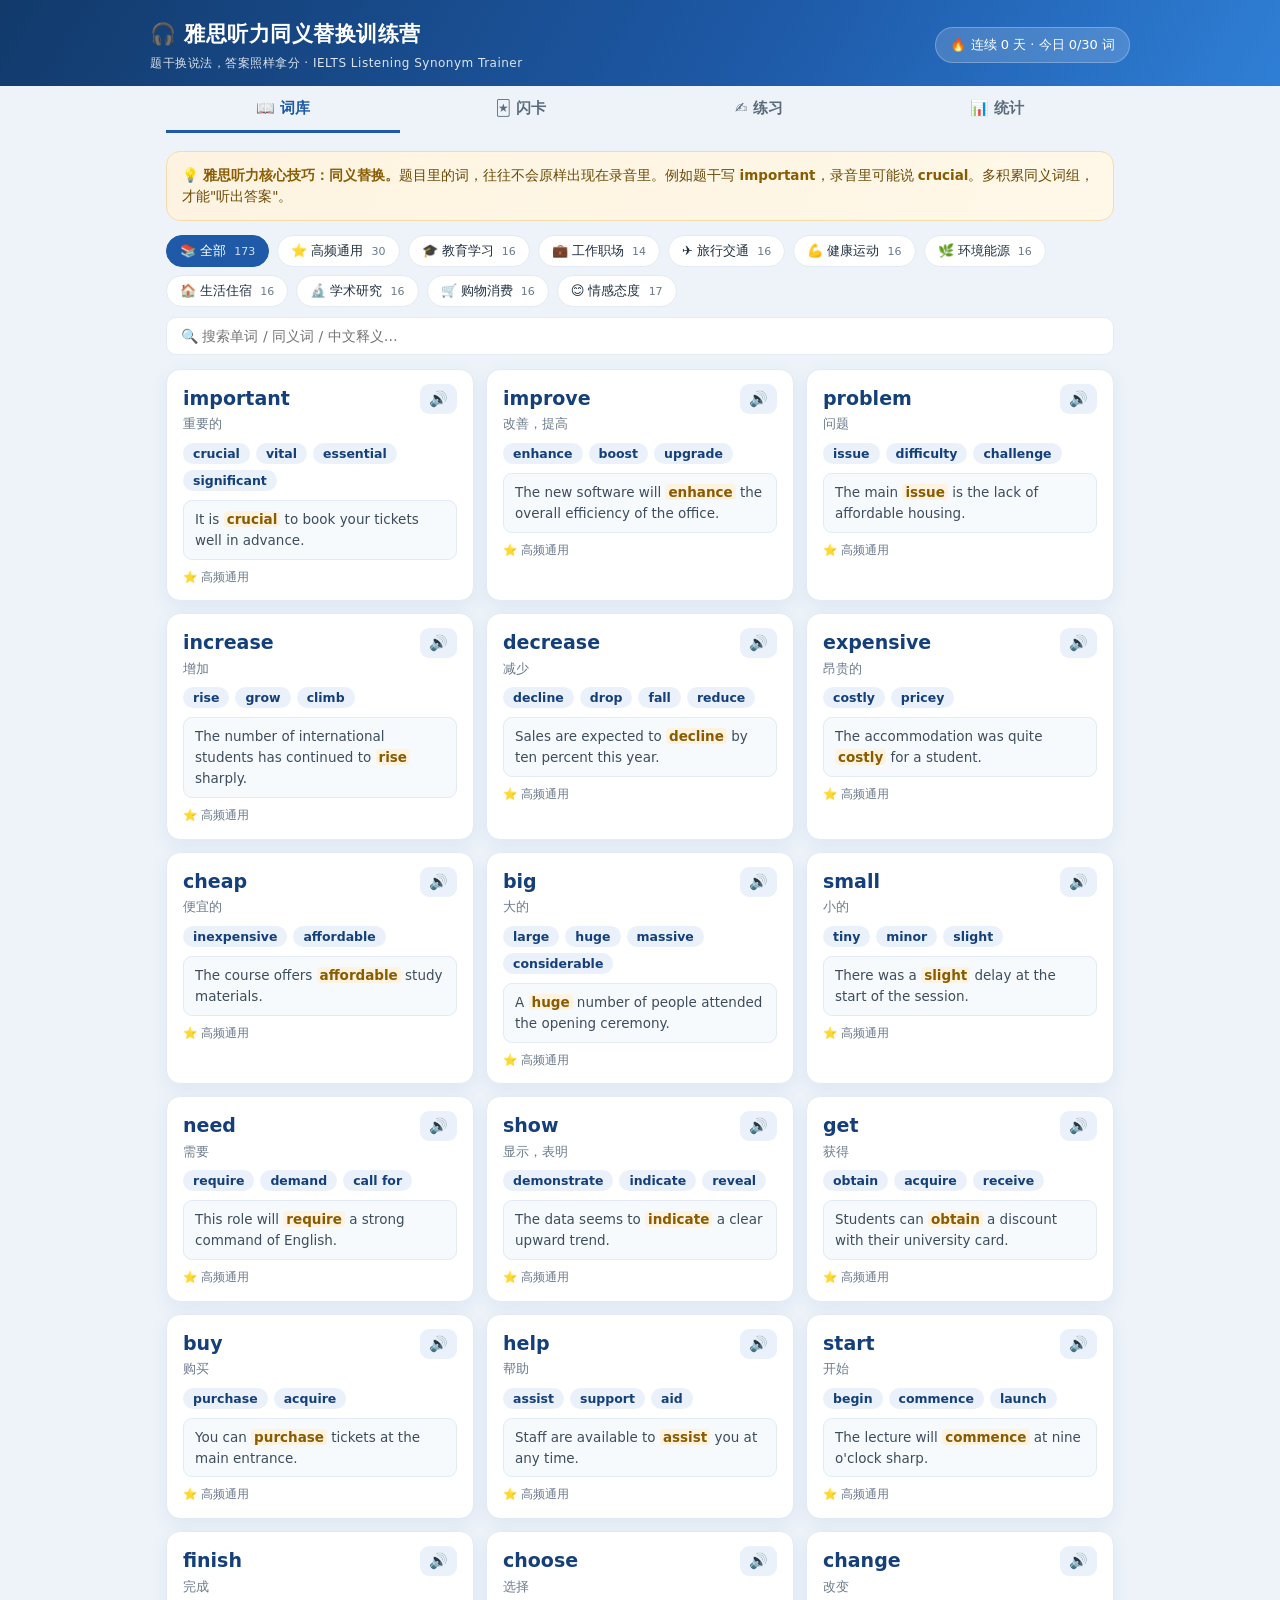
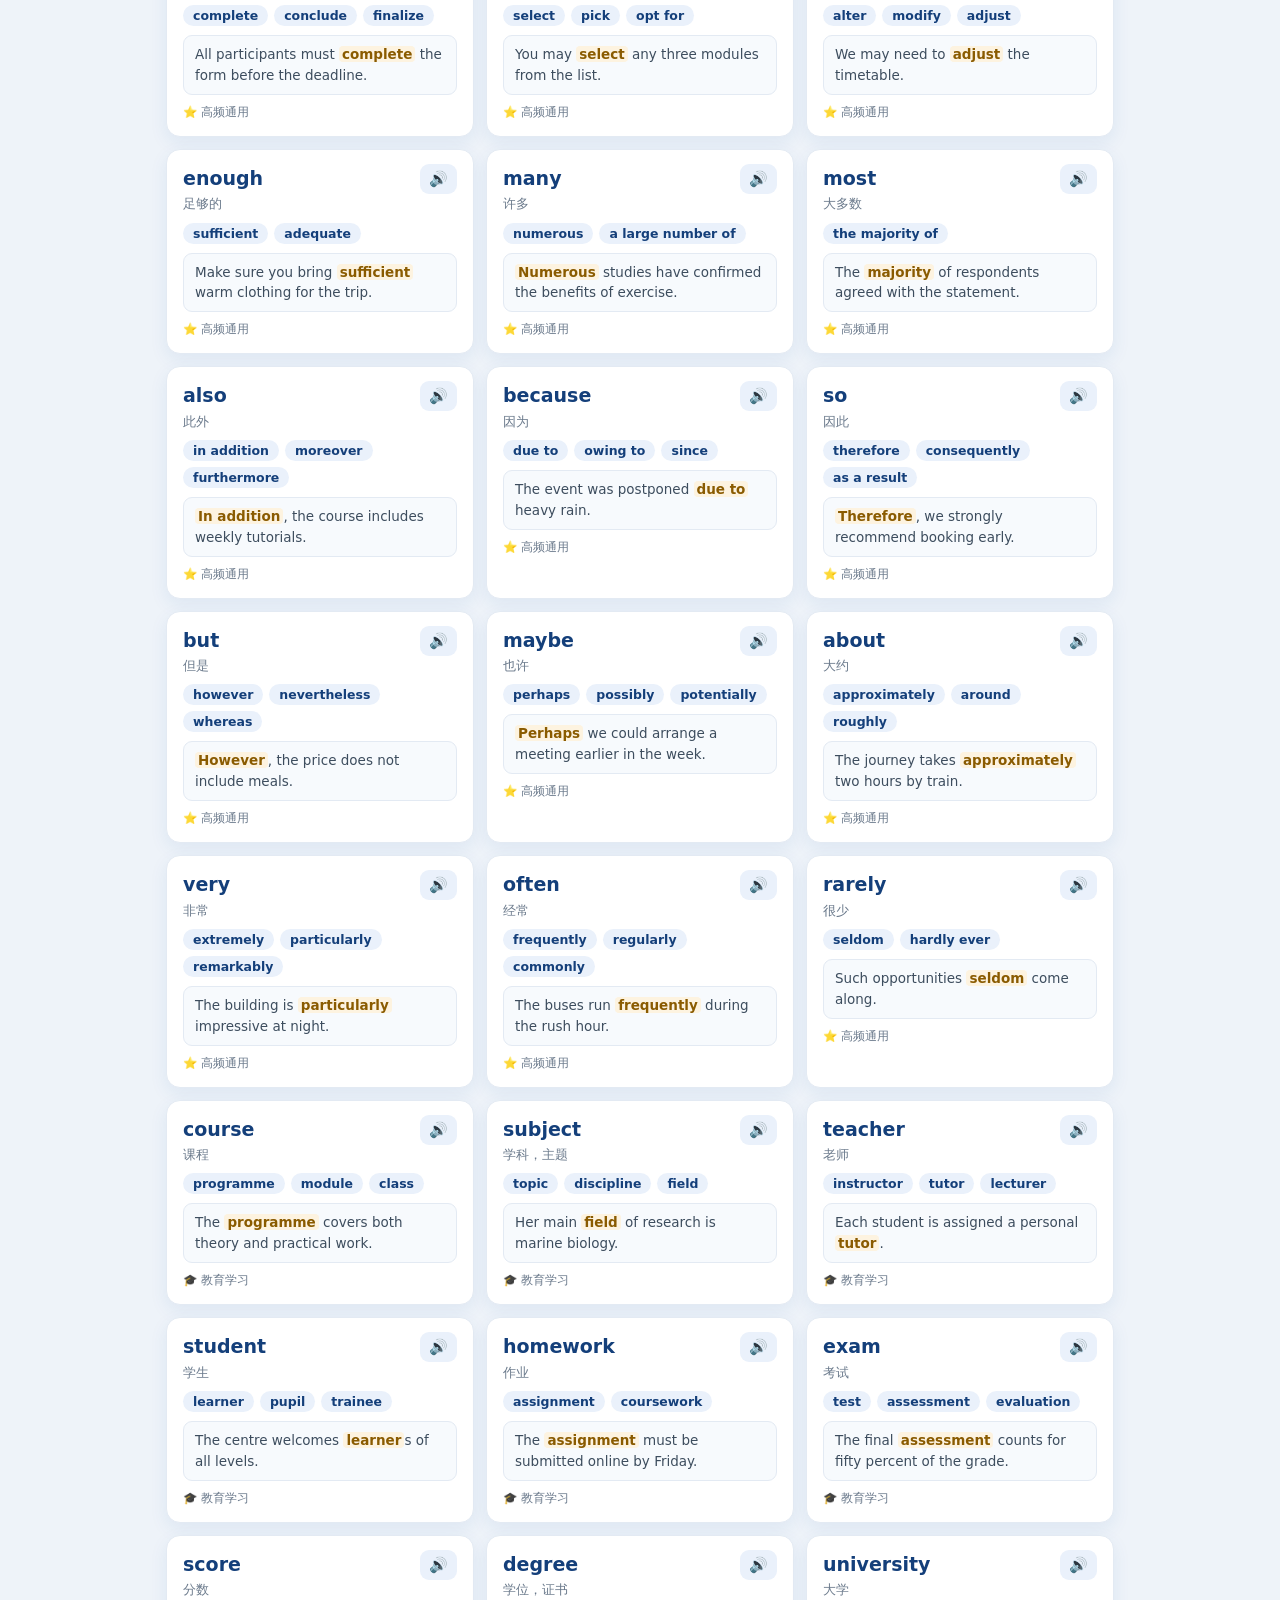
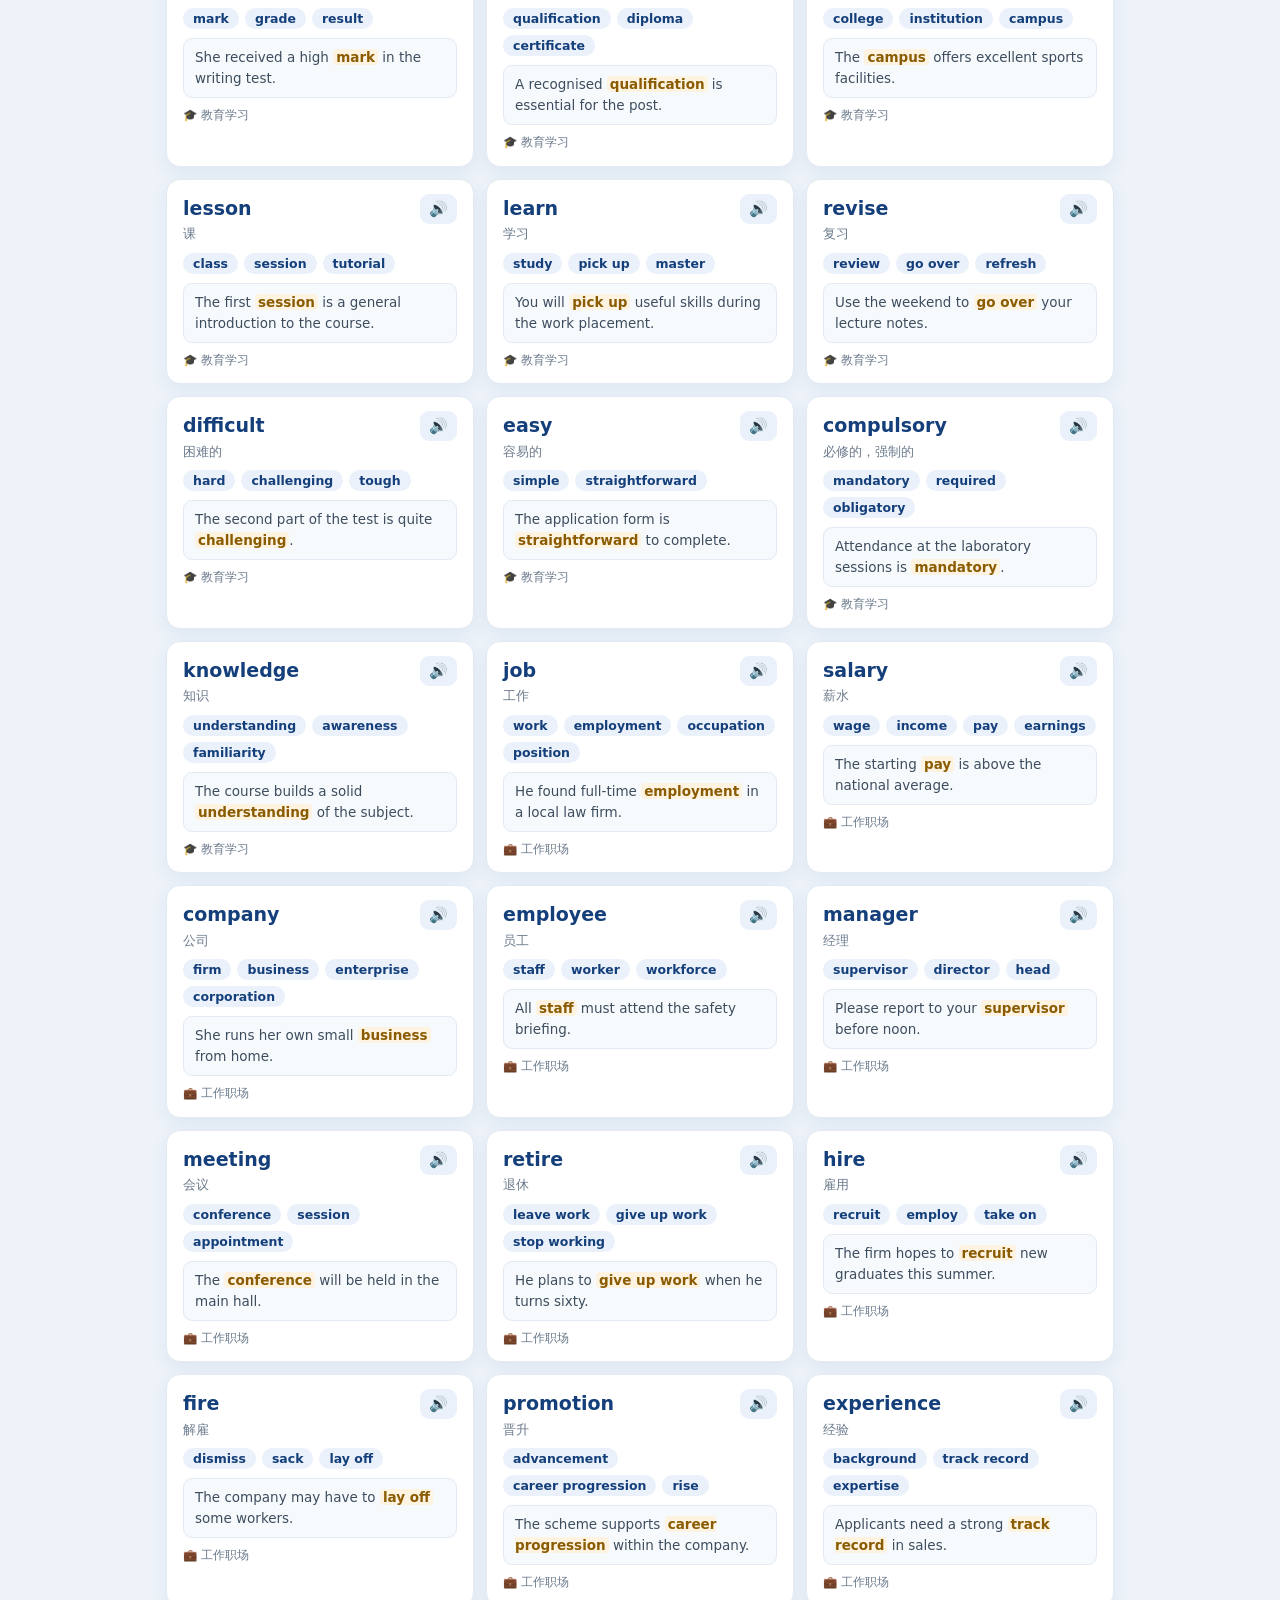
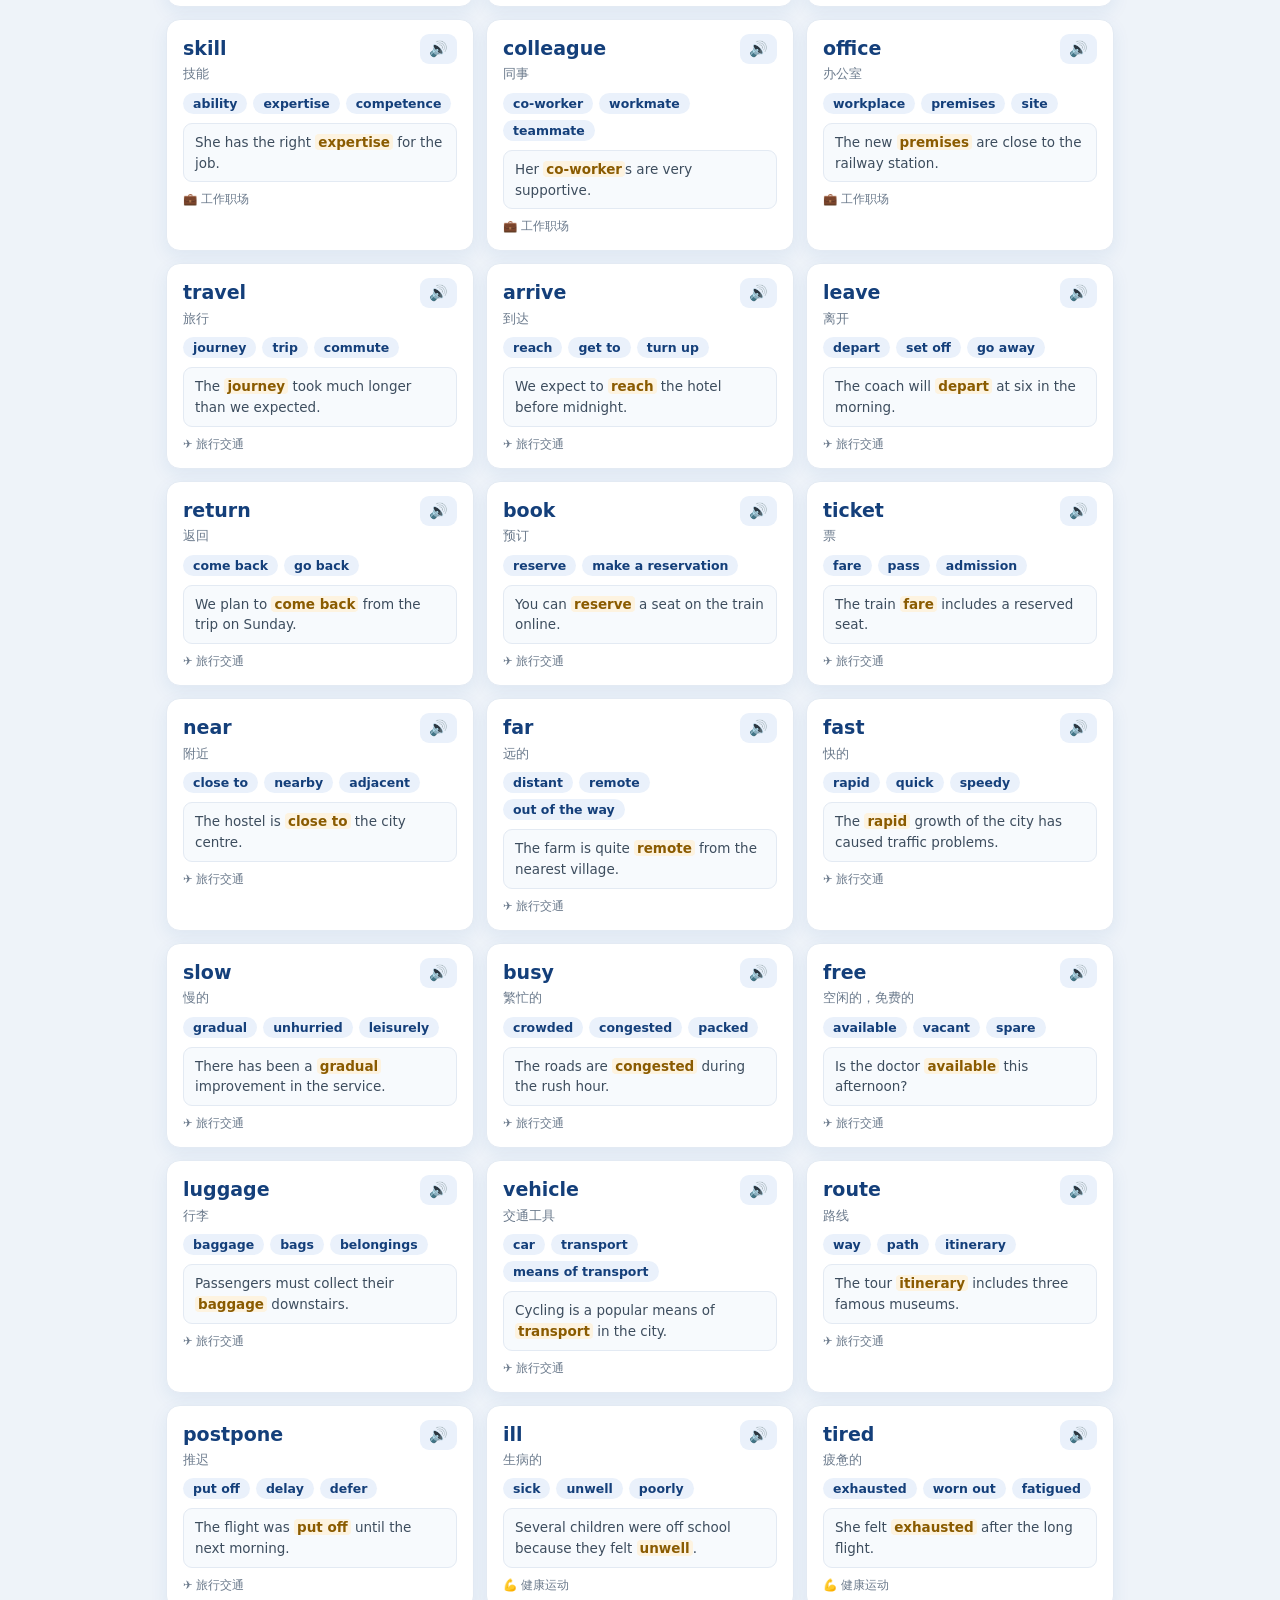
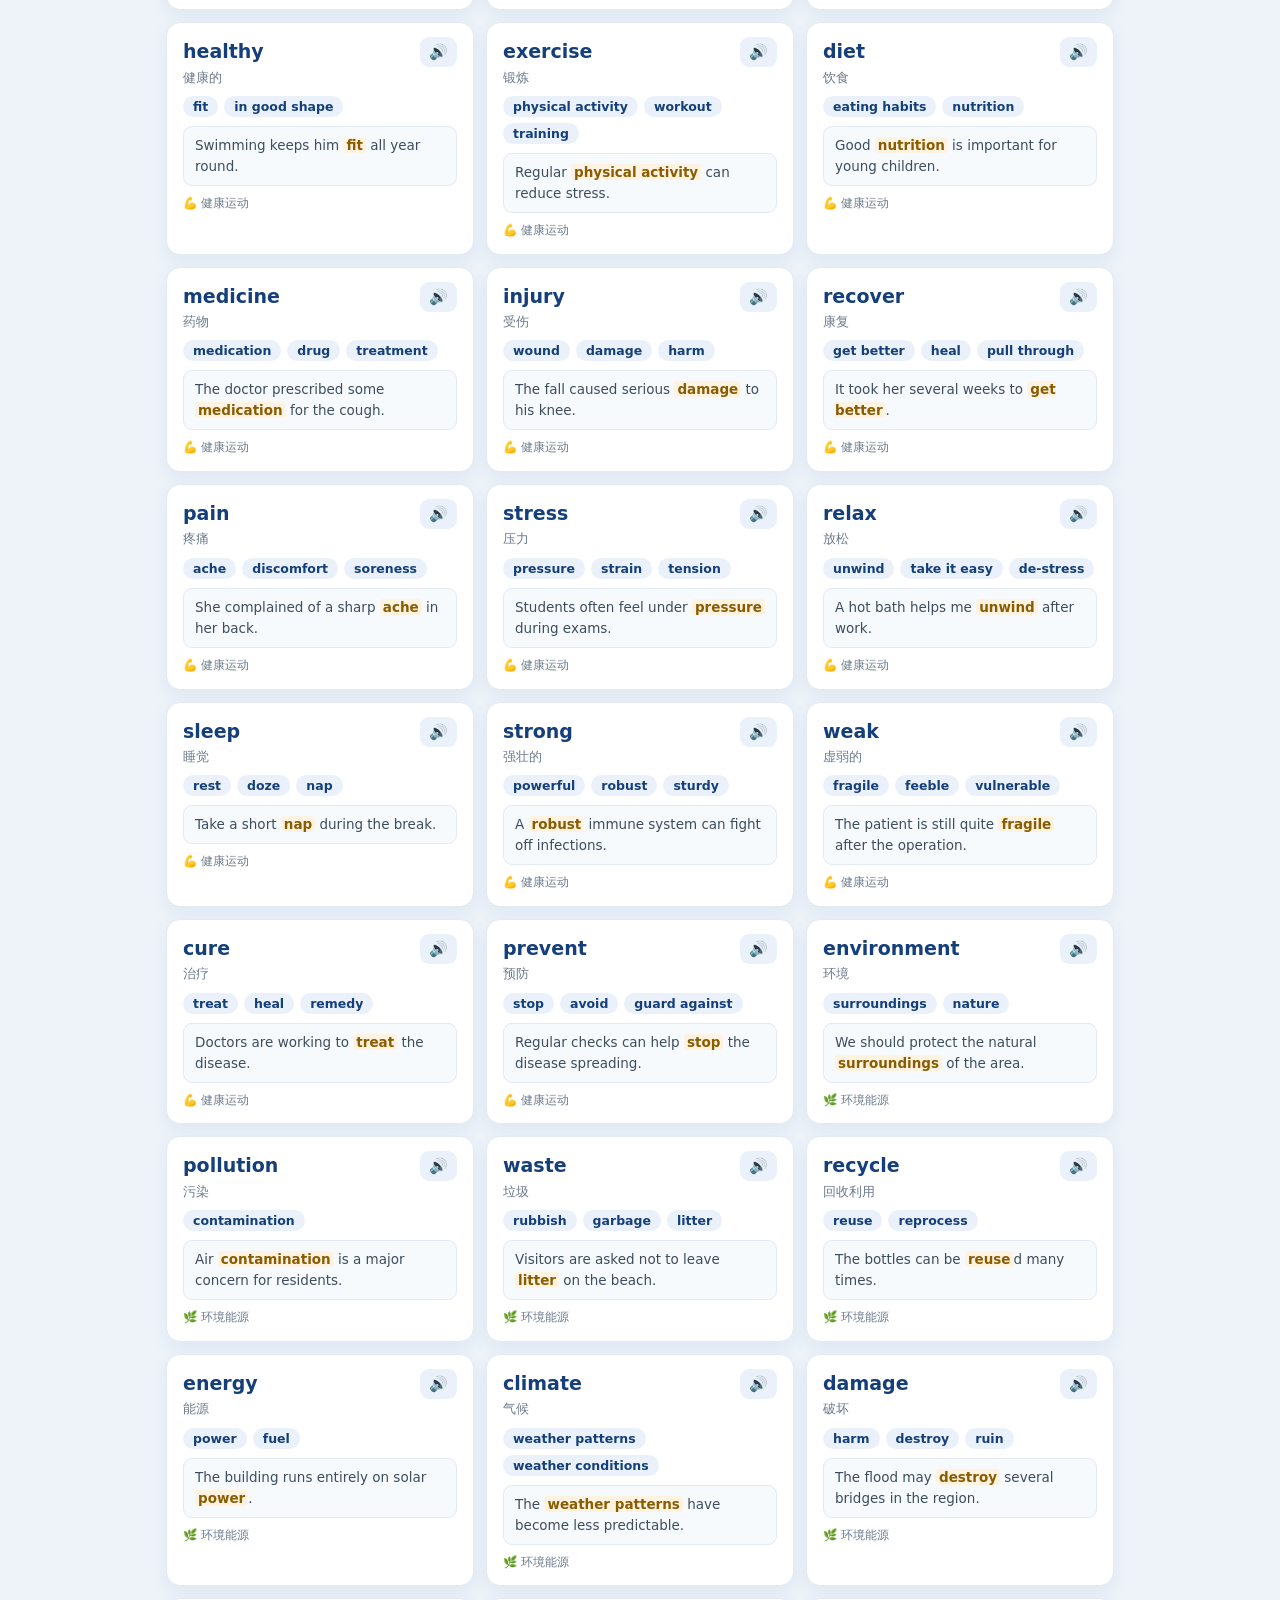
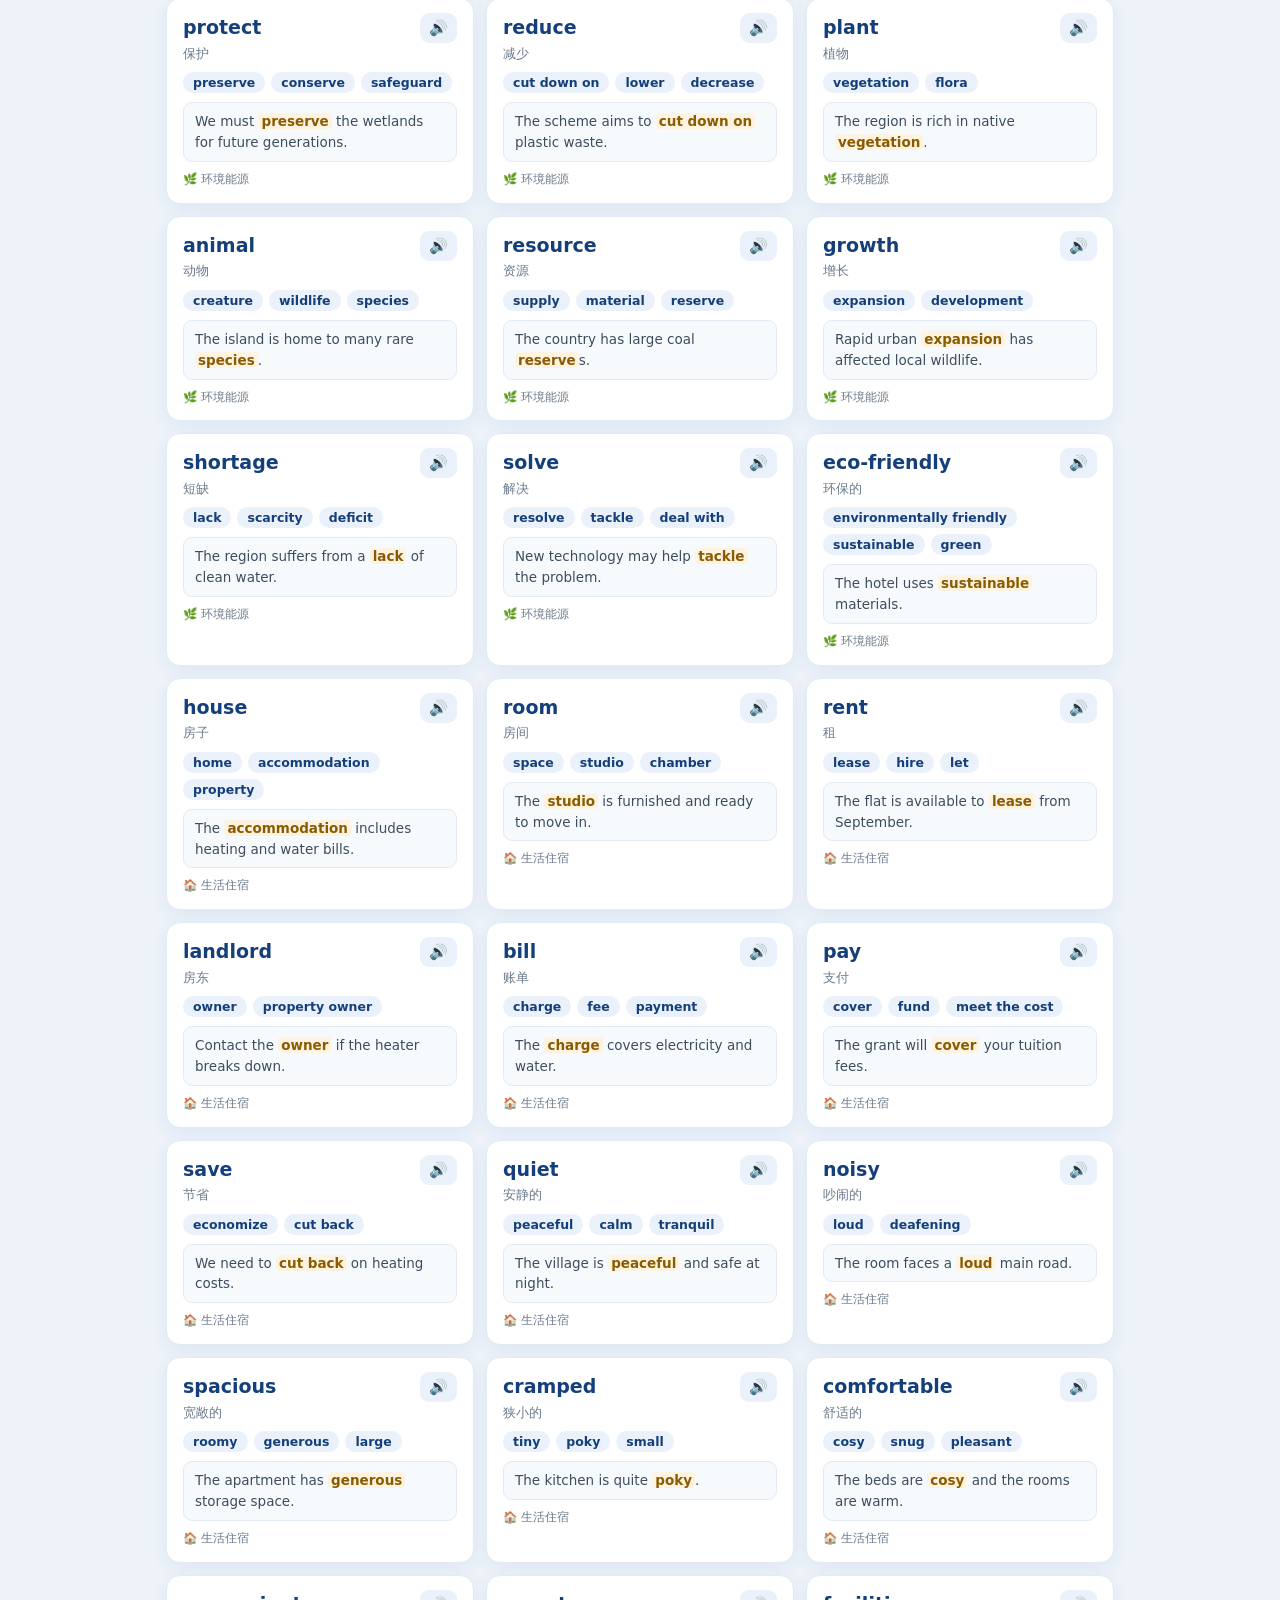
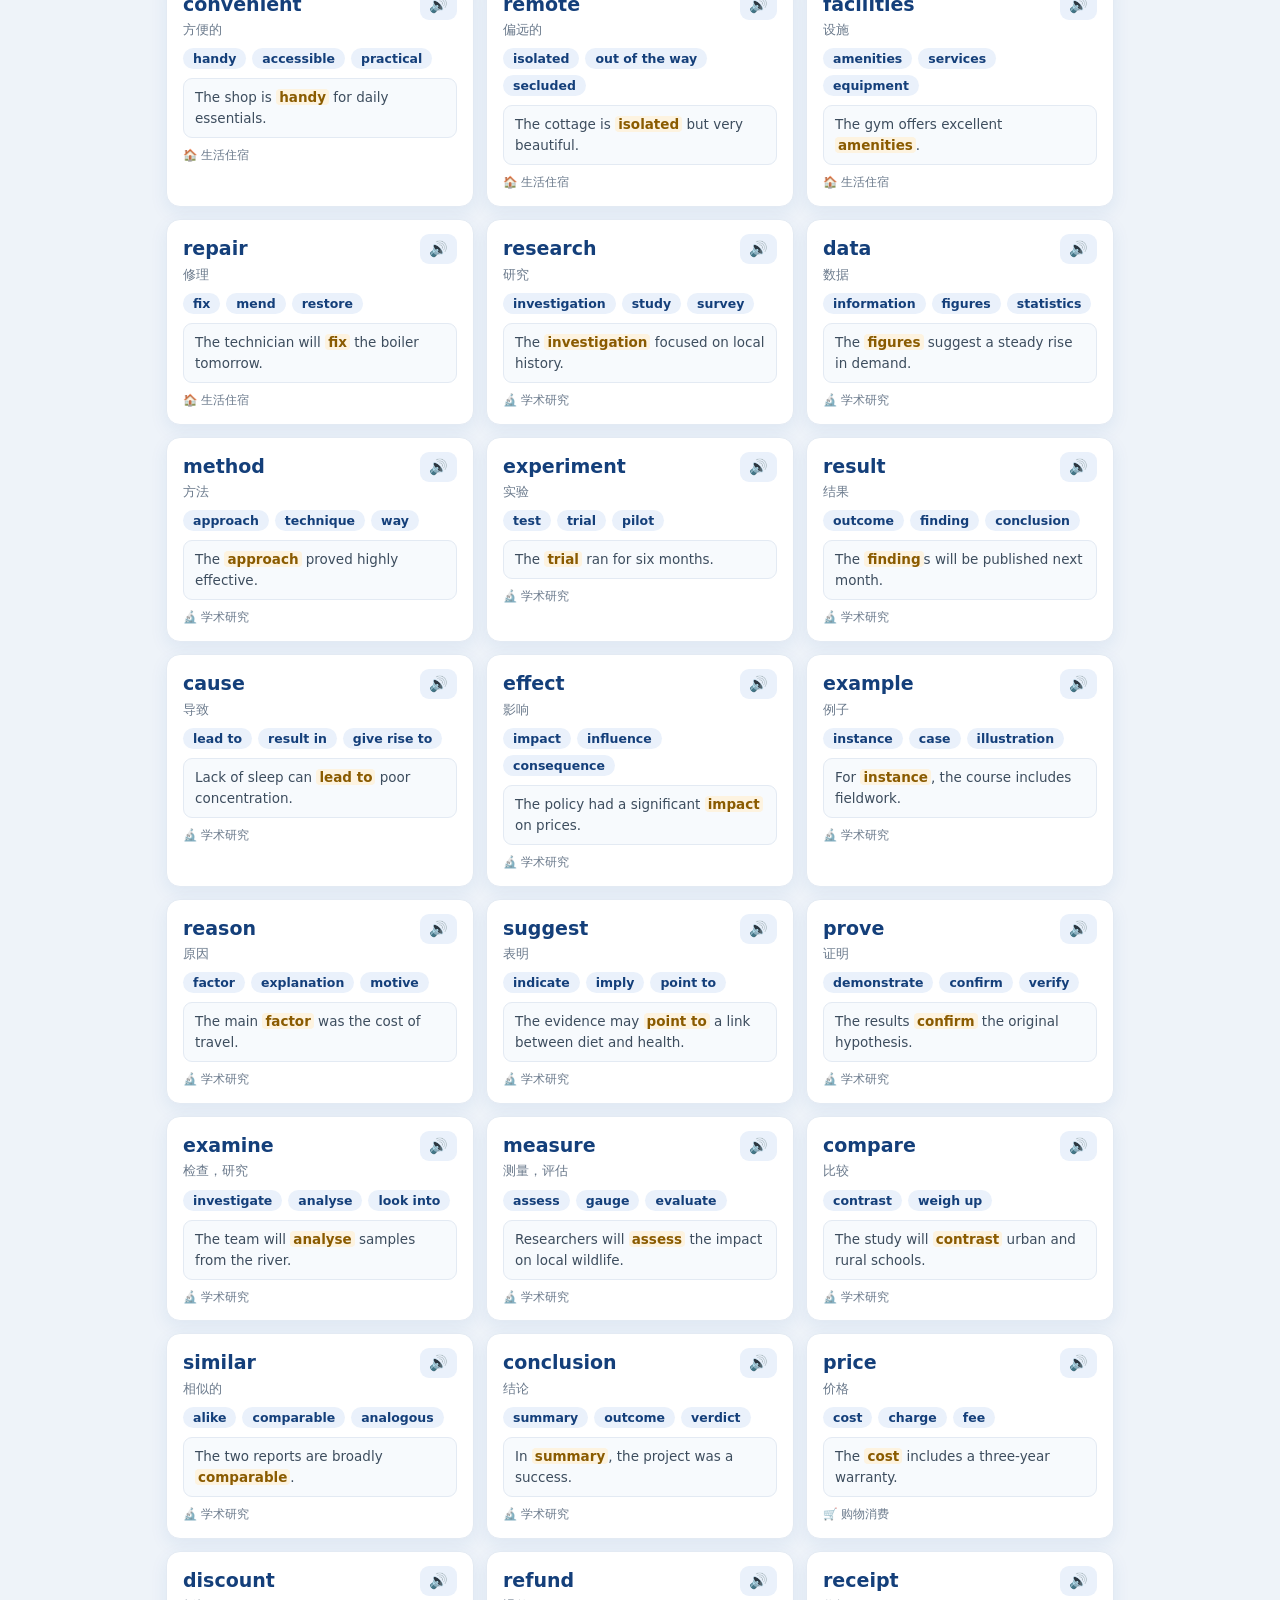
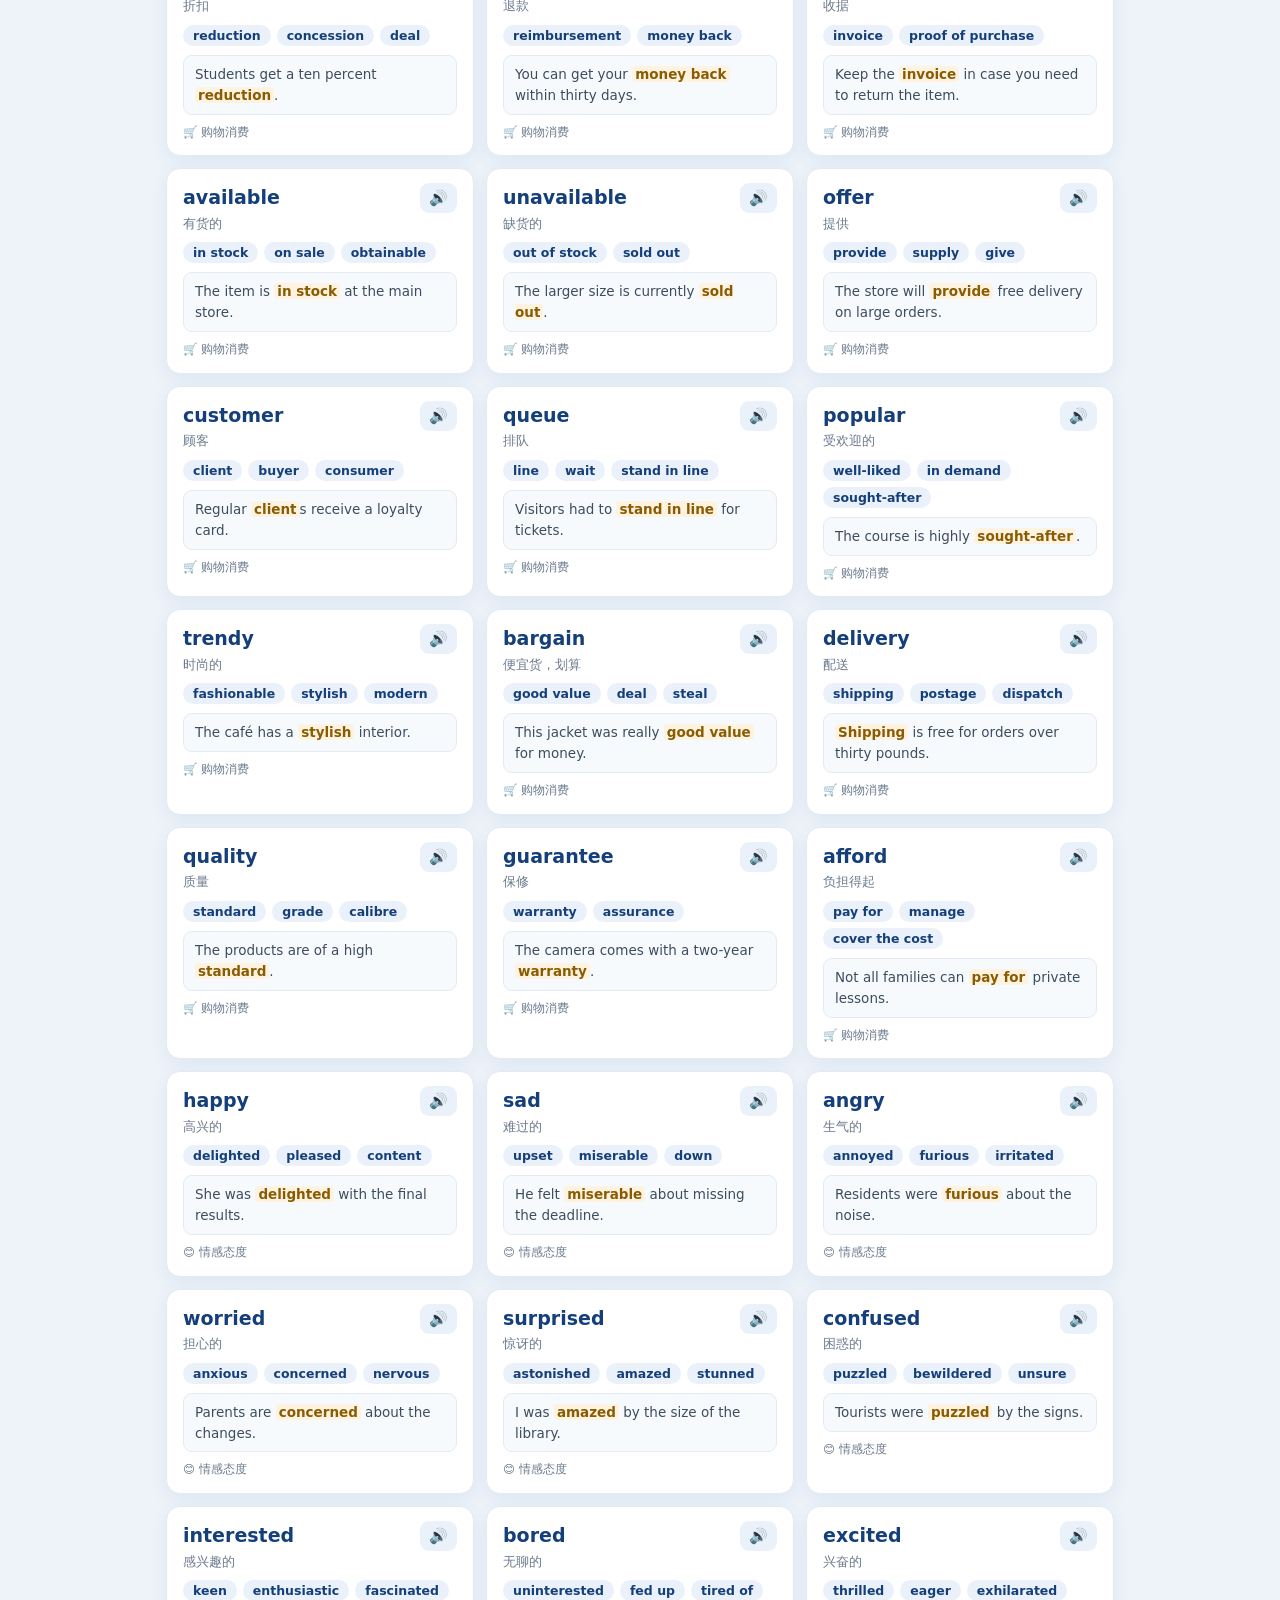
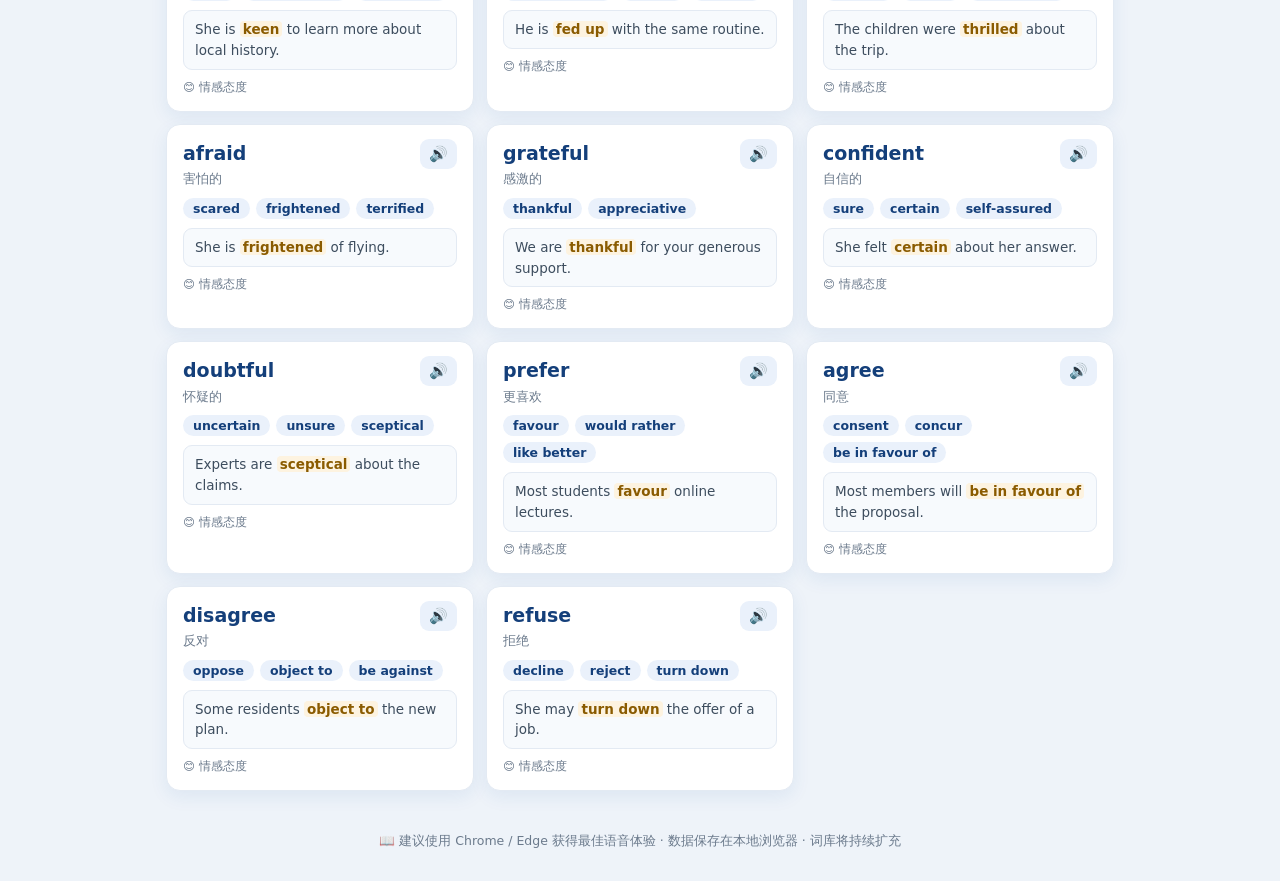
<file: work/dom.html>
﻿<!DOCTYPE html>
<html lang="zh-CN"><head>
<meta charset="UTF-8">
<meta name="viewport" content="width=device-width, initial-scale=1.0">
<title>雅思听力同义替换训练营</title>
<meta name="description" content="训练雅思听力同义替换词：词库、闪卡、选择题、配对题、听力题，本地保存进度。">
<link rel="icon" href="data:image/svg+xml,&lt;svg xmlns='http://www.w3.org/2000/svg' viewBox='0 0 100 100'&gt;&lt;text y='.9em' font-size='90'&gt;🎧&lt;/text&gt;&lt;/svg&gt;">
<style>
:root{
  --bg:#eef3f9; --card:#ffffff; --ink:#21303f; --muted:#6b7a8c;
  --primary:#1e5aa8; --primary-d:#143f7a; --primary-l:#eaf1fb;
  --amber:#f2a93b; --amber-l:#fdf3e0;
  --green:#2e9e5b; --green-l:#e6f6ec; --red:#d94f4f; --red-l:#fdeaea;
  --line:#e3eaf3; --radius:14px;
  --shadow:0 6px 18px rgba(31,90,165,.08);
}
*{box-sizing:border-box;margin:0;padding:0}
html{-webkit-text-size-adjust:100%}
body{font-family:"PingFang SC","Microsoft YaHei","Segoe UI",system-ui,-apple-system,sans-serif;background:var(--bg);color:var(--ink);min-height:100vh;line-height:1.55}
button{font-family:inherit;cursor:pointer}
input{font-family:inherit}
mark{background:var(--amber-l);color:#8a5b00;border-radius:4px;padding:0 3px;font-weight:600}

/* ---------- 顶部 ---------- */
.topbar{background:linear-gradient(120deg,#123a6b,#1e5aa8 60%,#2f7fd6);color:#fff;padding:18px 20px 14px}
.topbar-inner{max-width:980px;margin:0 auto;display:flex;justify-content:space-between;align-items:center;gap:12px;flex-wrap:wrap}
.brand{font-size:21px;font-weight:800;letter-spacing:.5px}
.brand small{display:block;font-size:12px;font-weight:400;opacity:.85;margin-top:3px}
.streak{background:rgba(255,255,255,.16);border:1px solid rgba(255,255,255,.25);padding:7px 14px;border-radius:999px;font-size:13px;white-space:nowrap}

/* ---------- 导航 ---------- */
.tabs{display:flex;gap:4px;max-width:980px;margin:0 auto;padding:0 16px}
.tab{flex:1;border:none;background:transparent;color:#5b6b7c;font-size:15px;font-weight:600;padding:13px 0 12px;border-bottom:3px solid transparent;transition:.15s}
.tab:hover{color:var(--primary)}
.tab.active{color:var(--primary);border-bottom-color:var(--primary)}

/* ---------- 布局 ---------- */
main{max-width:980px;margin:0 auto;padding:18px 16px 40px}
.view{display:none}
.view.active{display:block;animation:fadein .25s ease}
@keyframes fadein{from{opacity:0;transform:translateY(6px)}to{opacity:1;transform:none}}
footer{max-width:980px;margin:0 auto;padding:0 16px 30px;color:var(--muted);font-size:12.5px;text-align:center}
.panel{background:var(--card);border:1px solid var(--line);border-radius:var(--radius);box-shadow:var(--shadow);padding:18px;margin-bottom:14px}
.panel h3{font-size:14px;color:var(--muted);margin:0 0 10px;font-weight:600}
.hidden{display:none!important}

/* ---------- 提示横幅 ---------- */
.tip{background:linear-gradient(120deg,var(--amber-l),#fff8e8);border:1px solid #f4ddab;border-radius:var(--radius);padding:13px 15px;font-size:13.5px;margin-bottom:14px;color:#6b4a06}
.tip b{color:#8a5b00}

/* ---------- 词库 ---------- */
.toolbar{display:flex;flex-direction:column;gap:10px;margin-bottom:14px}
.chips{display:flex;flex-wrap:wrap;gap:8px}
.chip{border:1px solid var(--line);background:#fff;color:var(--ink);border-radius:999px;padding:6px 13px;font-size:13px;transition:.15s}
.chip i{font-style:normal;color:var(--muted);font-size:11px;margin-left:4px}
.chip:hover{border-color:var(--primary);color:var(--primary)}
.chip.on{background:var(--primary);border-color:var(--primary);color:#fff}
.chip.on i{color:rgba(255,255,255,.8)}
.search-wrap input{width:100%;border:1px solid var(--line);border-radius:10px;padding:10px 14px;font-size:14px;outline:none;background:#fff;color:var(--ink)}
.search-wrap input:focus{border-color:var(--primary);box-shadow:0 0 0 3px rgba(30,90,168,.12)}
.word-grid{display:grid;grid-template-columns:repeat(auto-fill,minmax(300px,1fr));gap:12px}
.word-card{background:var(--card);border:1px solid var(--line);border-radius:var(--radius);box-shadow:var(--shadow);padding:14px 16px;display:flex;flex-direction:column;gap:9px;transition:.15s}
.word-card:hover{transform:translateY(-2px);box-shadow:0 10px 24px rgba(31,90,165,.12)}
.wc-top{display:flex;justify-content:space-between;align-items:flex-start;gap:8px}
.wc-word{font-size:19px;font-weight:800;color:var(--primary-d)}
.wc-cn{font-size:12.5px;color:var(--muted);font-weight:500;display:block;margin-top:1px}
.icon-btn{border:none;background:var(--primary-l);border-radius:9px;padding:6px 9px;font-size:15px;transition:.15s}
.icon-btn:hover{background:#dbe8fb}
.wc-syn{display:flex;flex-wrap:wrap;gap:6px}
.syn-chip{background:var(--primary-l);color:var(--primary-d);border-radius:999px;padding:3px 10px;font-size:12.5px;font-weight:600;cursor:pointer;border:none;transition:.15s}
.syn-chip:hover{background:var(--primary);color:#fff}
.wc-ex{font-size:13.5px;color:#3d4d5e;background:#f7fafd;border:1px solid var(--line);border-radius:9px;padding:8px 11px}
.wc-meta{display:flex;justify-content:space-between;font-size:11.5px;color:var(--muted)}
.wc-meta .done{color:var(--green);font-weight:600}
.empty{text-align:center;color:var(--muted);padding:40px 10px;font-size:14px}

/* ---------- 闪卡 ---------- */
.flash-stage{perspective:1200px;max-width:560px;margin:18px auto}
.flash-card{position:relative;width:100%;height:300px;transform-style:preserve-3d;transition:transform .5s;cursor:pointer}
.flash-card.flipped{transform:rotateY(180deg)}
.face{position:absolute;inset:0;backface-visibility:hidden;-webkit-backface-visibility:hidden;border-radius:18px;background:var(--card);border:1px solid var(--line);box-shadow:var(--shadow);display:flex;flex-direction:column;align-items:center;justify-content:center;gap:12px;padding:26px;text-align:center}
.face.back{transform:rotateY(180deg)}
.f-word{font-size:34px;font-weight:800;color:var(--primary-d);word-break:break-word}
.f-cn{font-size:14px;color:var(--muted)}
.f-hint{font-size:12px;color:var(--muted);position:absolute;bottom:14px}
.f-syns{display:flex;flex-wrap:wrap;gap:8px;justify-content:center}
.f-syns .syn-chip{font-size:14px;padding:5px 14px}
.f-ex{font-size:14.5px;color:#3d4d5e;background:#f7fafd;border:1px solid var(--line);border-radius:10px;padding:10px 14px;max-width:90%}
.flash-progress{max-width:560px;margin:0 auto;display:flex;justify-content:space-between;align-items:center;font-size:13px;color:var(--muted)}
.flash-actions{max-width:560px;margin:16px auto 0;display:flex;gap:10px;flex-wrap:wrap;justify-content:center}
.btn{border:none;border-radius:11px;padding:11px 18px;font-size:15px;font-weight:600;transition:.15s}
.btn:active{transform:scale(.97)}
.btn-primary{background:var(--primary);color:#fff}
.btn-primary:hover{background:var(--primary-d)}
.btn-green{background:var(--green);color:#fff}
.btn-green:hover{background:#237a46}
.btn-red{background:var(--red);color:#fff}
.btn-red:hover{background:#b93b3b}
.btn-ghost{background:#fff;color:var(--ink);border:1px solid var(--line)}
.btn-ghost:hover{border-color:var(--primary);color:var(--primary)}
.btn-sm{padding:8px 14px;font-size:13px}
.btn:disabled{opacity:.45;cursor:not-allowed}
.flash-end{text-align:center;padding:30px 10px}
.flash-end .big{font-size:44px}
.flash-end h2{margin:10px 0 6px}
.flash-end p{color:var(--muted);margin-bottom:18px}

/* ---------- 练习 ---------- */
.type-cards{display:grid;grid-template-columns:repeat(auto-fit,minmax(150px,1fr));gap:10px}
.type-card{position:relative;border:1.5px solid var(--line);border-radius:12px;padding:12px 13px;cursor:pointer;transition:.15s;background:#fff}
.type-card:hover{border-color:var(--primary)}
.type-card.sel{border-color:var(--primary);background:var(--primary-l)}
.type-card .t-icon{font-size:22px}
.type-card .t-name{font-weight:700;font-size:14px;margin-top:4px}
.type-card .t-desc{font-size:11.5px;color:var(--muted);margin-top:2px}
.type-card input{position:absolute;opacity:0}
.quiz-top{display:flex;justify-content:space-between;align-items:center;gap:10px;margin-bottom:12px;flex-wrap:wrap}
.quiz-progress{flex:1;min-width:160px;height:8px;background:#e3eaf3;border-radius:99px;overflow:hidden}
.quiz-progress .fill{height:100%;background:linear-gradient(90deg,var(--primary),#4a9ae0);border-radius:99px;transition:width .3s}
.quiz-meta{font-size:13px;color:var(--muted);white-space:nowrap}
.quiz-meta b{color:var(--primary)}
.q-card{background:var(--card);border:1px solid var(--line);border-radius:var(--radius);box-shadow:var(--shadow);padding:22px;max-width:640px;margin:0 auto}
.q-word{font-size:26px;font-weight:800;color:var(--primary-d);display:flex;align-items:center;gap:10px;flex-wrap:wrap}
.q-cn{font-size:14px;color:var(--muted);font-weight:500}
.q-prompt{margin:10px 0 16px;font-size:14.5px;color:#3d4d5e}
.q-prompt b{color:var(--ink)}
.listen-row{display:flex;align-items:center;gap:12px;margin-bottom:14px;flex-wrap:wrap}
.listen-btn{background:var(--primary);color:#fff;border:none;border-radius:999px;padding:11px 20px;font-size:15px;font-weight:700;transition:.15s}
.listen-btn:hover{background:var(--primary-d)}
.listen-btn.playing{background:var(--amber)}
.options{display:grid;grid-template-columns:repeat(auto-fit,minmax(200px,1fr));gap:10px}
.opt{border:1.5px solid var(--line);background:#fff;border-radius:11px;padding:13px 15px;font-size:15.5px;font-weight:600;text-align:left;transition:.15s}
.opt:hover:not(:disabled){border-color:var(--primary);color:var(--primary)}
.opt .k{display:inline-flex;align-items:center;justify-content:center;width:22px;height:22px;border-radius:6px;background:var(--primary-l);color:var(--primary-d);font-size:12px;font-weight:800;margin-right:9px}
.opt.correct{border-color:var(--green);background:var(--green-l);color:#1d6b3f}
.opt.correct .k{background:var(--green);color:#fff}
.opt.wrong{border-color:var(--red);background:var(--red-l);color:#a63a3a}
.opt.wrong .k{background:var(--red);color:#fff}
.opt:disabled{cursor:default}
.feedback{margin-top:14px;font-size:14px;border-radius:10px;padding:11px 14px;display:none}
.feedback.show{display:block}
.feedback.ok{background:var(--green-l);color:#1d6b3f}
.feedback.bad{background:var(--red-l);color:#a63a3a}
.feedback .transcript{margin-top:8px;font-size:13px;color:#3d4d5e}
.next-row{margin-top:14px;display:flex;justify-content:flex-end;gap:8px}
.quit-btn{background:none;border:1px solid var(--line);border-radius:9px;padding:6px 12px;font-size:13px;color:var(--muted)}
.quit-btn:hover{color:var(--red);border-color:var(--red)}

/* ---------- 配对题 ---------- */
.match-wrap{max-width:640px;margin:0 auto}
.match-head{display:flex;justify-content:space-between;font-size:13px;color:var(--muted);margin-bottom:12px}
.match-grid{display:grid;grid-template-columns:1fr 1fr;gap:14px}
.match-col{display:flex;flex-direction:column;gap:9px}
.m-col-title{font-size:12px;color:var(--muted);text-align:center;margin-bottom:2px}
.m-card{border:1.5px solid var(--line);background:#fff;border-radius:11px;padding:11px 13px;font-size:14.5px;font-weight:600;text-align:center;transition:.12s}
.m-card:hover{border-color:var(--primary)}
.m-card.sel{border-color:var(--amber);background:var(--amber-l);box-shadow:0 0 0 3px rgba(242,169,59,.18)}
.m-card.done{border-color:var(--green);background:var(--green-l);color:#1d6b3f;opacity:.75;cursor:default}
.m-card.wrong{border-color:var(--red);background:var(--red-l);animation:shake .35s}
@keyframes shake{0%,100%{transform:translateX(0)}25%{transform:translateX(-5px)}75%{transform:translateX(5px)}}

/* ---------- 结果 ---------- */
.result-box{max-width:560px;margin:0 auto;text-align:center;padding:30px 18px;background:var(--card);border:1px solid var(--line);border-radius:var(--radius);box-shadow:var(--shadow)}
.result-box .big{font-size:52px}
.result-box h2{margin:10px 0 4px}
.result-box .score-line{font-size:17px;font-weight:700;color:var(--primary);margin-bottom:4px}
.result-box .sub{color:var(--muted);font-size:13.5px;margin-bottom:18px}
.stat-chips{display:flex;gap:10px;justify-content:center;flex-wrap:wrap;margin-bottom:16px}
.stat-chips div{background:#f7fafd;border:1px solid var(--line);border-radius:10px;padding:8px 16px;font-size:13px}
.stat-chips b{display:block;font-size:17px;color:var(--primary)}
.wrong-list{text-align:left;margin:0 0 18px;max-height:240px;overflow:auto}
.wrong-list h4{font-size:13px;color:var(--muted);margin-bottom:8px}
.wrong-item{display:flex;justify-content:space-between;align-items:center;gap:10px;border-bottom:1px dashed var(--line);padding:8px 2px;font-size:13.5px}
.wrong-item .wa{font-weight:700;color:var(--red)}
.wrong-item .wb{color:var(--green);font-weight:700}
.wrong-item .wc{color:var(--muted);font-size:12px}
.result-actions{display:flex;gap:10px;justify-content:center;flex-wrap:wrap}

/* ---------- 统计 ---------- */
.stat-grid{display:grid;grid-template-columns:repeat(auto-fit,minmax(150px,1fr));gap:12px;margin-bottom:14px}
.stat-card{background:var(--card);border:1px solid var(--line);border-radius:var(--radius);box-shadow:var(--shadow);padding:16px;text-align:center}
.stat-card .num{font-size:26px;font-weight:800;color:var(--primary)}
.stat-card .lbl{font-size:12px;color:var(--muted);margin-top:2px}
.topic-bar{display:grid;grid-template-columns:90px 1fr 64px;align-items:center;gap:10px;padding:7px 0;font-size:13px}
.topic-bar .tn{color:var(--ink);font-weight:600;white-space:nowrap;overflow:hidden;text-overflow:ellipsis}
.topic-bar .track{height:8px;background:#e3eaf3;border-radius:99px;overflow:hidden}
.topic-bar .fill{height:100%;background:linear-gradient(90deg,var(--green),#5cc98a);border-radius:99px}
.topic-bar .pct{text-align:right;color:var(--muted);font-size:12px;white-space:nowrap}
.wordbook-list{display:flex;flex-direction:column;gap:8px;max-height:300px;overflow:auto}
.wb-item{display:flex;align-items:center;gap:10px;border:1px solid var(--line);border-radius:10px;padding:9px 13px;font-size:13.5px;background:#fff}
.wb-item .wb-word{font-weight:800;color:var(--primary-d);min-width:86px}
.wb-item .wb-cn{color:var(--muted);font-size:12px;min-width:52px}
.wb-item .wb-syn{flex:1;display:flex;flex-wrap:wrap;gap:5px}
.wb-item .wb-syn span{background:var(--primary-l);color:var(--primary-d);border-radius:999px;padding:2px 8px;font-size:11.5px;font-weight:600}
.rm-btn{border:none;background:var(--red-l);color:var(--red);border-radius:8px;padding:4px 9px;font-size:12px}
.rm-btn:hover{background:var(--red);color:#fff}
.danger-zone{border-top:1px dashed var(--line);margin-top:14px;padding-top:12px;display:flex;gap:10px;flex-wrap:wrap}

/* ---------- Toast ---------- */
#toast{position:fixed;left:50%;bottom:26px;transform:translateX(-50%) translateY(20px);background:#22303f;color:#fff;padding:10px 20px;border-radius:10px;font-size:14px;opacity:0;pointer-events:none;transition:.25s;z-index:99;box-shadow:0 8px 24px rgba(0,0,0,.25);max-width:90vw}
#toast.show{opacity:1;transform:translateX(-50%) translateY(0)}

@media (max-width:640px){
  .word-grid{grid-template-columns:1fr}
  .match-grid{grid-template-columns:1fr}
  .flash-card{height:270px}
  .tabs{padding:0 8px}
  .tab{font-size:13.5px}
}
</style>
</head>
<body>

<header class="topbar">
  <div class="topbar-inner">
    <div class="brand">🎧 雅思听力同义替换训练营
      <small>题干换说法，答案照样拿分 · IELTS Listening Synonym Trainer</small>
    </div>
    <div class="streak" id="streak-badge">🔥 连续 0 天 · 今日 0/30 词</div>
  </div>
</header>

<nav class="tabs">
  <button class="tab active" data-view="learn">📖 词库</button>
  <button class="tab" data-view="flash">🃏 闪卡</button>
  <button class="tab" data-view="practice">✍️ 练习</button>
  <button class="tab" data-view="stats">📊 统计</button>
</nav>

<main>
  <!-- ============ 词库 ============ -->
  <section id="view-learn" class="view active">
    <div class="tip">💡 <b>雅思听力核心技巧：同义替换。</b>题目里的词，往往不会原样出现在录音里。例如题干写 <b>important</b>，录音里可能说 <b>crucial</b>。多积累同义词组，才能"听出答案"。</div>
    <div class="toolbar">
      <div class="chips" id="learn-topics"><button class="chip on" data-t="all">📚 全部 <i>173</i></button><button class="chip " data-t="core">⭐ 高频通用 <i>30</i></button><button class="chip " data-t="edu">🎓 教育学习 <i>16</i></button><button class="chip " data-t="work">💼 工作职场 <i>14</i></button><button class="chip " data-t="travel">✈️ 旅行交通 <i>16</i></button><button class="chip " data-t="health">💪 健康运动 <i>16</i></button><button class="chip " data-t="env">🌿 环境能源 <i>16</i></button><button class="chip " data-t="living">🏠 生活住宿 <i>16</i></button><button class="chip " data-t="academic">🔬 学术研究 <i>16</i></button><button class="chip " data-t="shopping">🛒 购物消费 <i>16</i></button><button class="chip " data-t="feelings">😊 情感态度 <i>17</i></button></div>
      <div class="search-wrap">
        <input id="learn-search" type="search" placeholder="🔍 搜索单词 / 同义词 / 中文释义…">
      </div>
    </div>
    <div class="word-grid" id="learn-list"><div class="word-card"><div class="wc-top"><div><div class="wc-word">important</div><div class="wc-cn">重要的</div></div><button class="icon-btn" data-speak="important">🔊</button></div><div class="wc-syn"><button class="syn-chip" data-speak="crucial">crucial</button><button class="syn-chip" data-speak="vital">vital</button><button class="syn-chip" data-speak="essential">essential</button><button class="syn-chip" data-speak="significant">significant</button></div><p class="wc-ex">It is <mark>crucial</mark> to book your tickets well in advance.</p><div class="wc-meta"><span>⭐ 高频通用</span></div></div><div class="word-card"><div class="wc-top"><div><div class="wc-word">improve</div><div class="wc-cn">改善，提高</div></div><button class="icon-btn" data-speak="improve">🔊</button></div><div class="wc-syn"><button class="syn-chip" data-speak="enhance">enhance</button><button class="syn-chip" data-speak="boost">boost</button><button class="syn-chip" data-speak="upgrade">upgrade</button></div><p class="wc-ex">The new software will <mark>enhance</mark> the overall efficiency of the office.</p><div class="wc-meta"><span>⭐ 高频通用</span></div></div><div class="word-card"><div class="wc-top"><div><div class="wc-word">problem</div><div class="wc-cn">问题</div></div><button class="icon-btn" data-speak="problem">🔊</button></div><div class="wc-syn"><button class="syn-chip" data-speak="issue">issue</button><button class="syn-chip" data-speak="difficulty">difficulty</button><button class="syn-chip" data-speak="challenge">challenge</button></div><p class="wc-ex">The main <mark>issue</mark> is the lack of affordable housing.</p><div class="wc-meta"><span>⭐ 高频通用</span></div></div><div class="word-card"><div class="wc-top"><div><div class="wc-word">increase</div><div class="wc-cn">增加</div></div><button class="icon-btn" data-speak="increase">🔊</button></div><div class="wc-syn"><button class="syn-chip" data-speak="rise">rise</button><button class="syn-chip" data-speak="grow">grow</button><button class="syn-chip" data-speak="climb">climb</button></div><p class="wc-ex">The number of international students has continued to <mark>rise</mark> sharply.</p><div class="wc-meta"><span>⭐ 高频通用</span></div></div><div class="word-card"><div class="wc-top"><div><div class="wc-word">decrease</div><div class="wc-cn">减少</div></div><button class="icon-btn" data-speak="decrease">🔊</button></div><div class="wc-syn"><button class="syn-chip" data-speak="decline">decline</button><button class="syn-chip" data-speak="drop">drop</button><button class="syn-chip" data-speak="fall">fall</button><button class="syn-chip" data-speak="reduce">reduce</button></div><p class="wc-ex">Sales are expected to <mark>decline</mark> by ten percent this year.</p><div class="wc-meta"><span>⭐ 高频通用</span></div></div><div class="word-card"><div class="wc-top"><div><div class="wc-word">expensive</div><div class="wc-cn">昂贵的</div></div><button class="icon-btn" data-speak="expensive">🔊</button></div><div class="wc-syn"><button class="syn-chip" data-speak="costly">costly</button><button class="syn-chip" data-speak="pricey">pricey</button></div><p class="wc-ex">The accommodation was quite <mark>costly</mark> for a student.</p><div class="wc-meta"><span>⭐ 高频通用</span></div></div><div class="word-card"><div class="wc-top"><div><div class="wc-word">cheap</div><div class="wc-cn">便宜的</div></div><button class="icon-btn" data-speak="cheap">🔊</button></div><div class="wc-syn"><button class="syn-chip" data-speak="inexpensive">inexpensive</button><button class="syn-chip" data-speak="affordable">affordable</button></div><p class="wc-ex">The course offers <mark>affordable</mark> study materials.</p><div class="wc-meta"><span>⭐ 高频通用</span></div></div><div class="word-card"><div class="wc-top"><div><div class="wc-word">big</div><div class="wc-cn">大的</div></div><button class="icon-btn" data-speak="big">🔊</button></div><div class="wc-syn"><button class="syn-chip" data-speak="large">large</button><button class="syn-chip" data-speak="huge">huge</button><button class="syn-chip" data-speak="massive">massive</button><button class="syn-chip" data-speak="considerable">considerable</button></div><p class="wc-ex">A <mark>huge</mark> number of people attended the opening ceremony.</p><div class="wc-meta"><span>⭐ 高频通用</span></div></div><div class="word-card"><div class="wc-top"><div><div class="wc-word">small</div><div class="wc-cn">小的</div></div><button class="icon-btn" data-speak="small">🔊</button></div><div class="wc-syn"><button class="syn-chip" data-speak="tiny">tiny</button><button class="syn-chip" data-speak="minor">minor</button><button class="syn-chip" data-speak="slight">slight</button></div><p class="wc-ex">There was a <mark>slight</mark> delay at the start of the session.</p><div class="wc-meta"><span>⭐ 高频通用</span></div></div><div class="word-card"><div class="wc-top"><div><div class="wc-word">need</div><div class="wc-cn">需要</div></div><button class="icon-btn" data-speak="need">🔊</button></div><div class="wc-syn"><button class="syn-chip" data-speak="require">require</button><button class="syn-chip" data-speak="demand">demand</button><button class="syn-chip" data-speak="call for">call for</button></div><p class="wc-ex">This role will <mark>require</mark> a strong command of English.</p><div class="wc-meta"><span>⭐ 高频通用</span></div></div><div class="word-card"><div class="wc-top"><div><div class="wc-word">show</div><div class="wc-cn">显示，表明</div></div><button class="icon-btn" data-speak="show">🔊</button></div><div class="wc-syn"><button class="syn-chip" data-speak="demonstrate">demonstrate</button><button class="syn-chip" data-speak="indicate">indicate</button><button class="syn-chip" data-speak="reveal">reveal</button></div><p class="wc-ex">The data seems to <mark>indicate</mark> a clear upward trend.</p><div class="wc-meta"><span>⭐ 高频通用</span></div></div><div class="word-card"><div class="wc-top"><div><div class="wc-word">get</div><div class="wc-cn">获得</div></div><button class="icon-btn" data-speak="get">🔊</button></div><div class="wc-syn"><button class="syn-chip" data-speak="obtain">obtain</button><button class="syn-chip" data-speak="acquire">acquire</button><button class="syn-chip" data-speak="receive">receive</button></div><p class="wc-ex">Students can <mark>obtain</mark> a discount with their university card.</p><div class="wc-meta"><span>⭐ 高频通用</span></div></div><div class="word-card"><div class="wc-top"><div><div class="wc-word">buy</div><div class="wc-cn">购买</div></div><button class="icon-btn" data-speak="buy">🔊</button></div><div class="wc-syn"><button class="syn-chip" data-speak="purchase">purchase</button><button class="syn-chip" data-speak="acquire">acquire</button></div><p class="wc-ex">You can <mark>purchase</mark> tickets at the main entrance.</p><div class="wc-meta"><span>⭐ 高频通用</span></div></div><div class="word-card"><div class="wc-top"><div><div class="wc-word">help</div><div class="wc-cn">帮助</div></div><button class="icon-btn" data-speak="help">🔊</button></div><div class="wc-syn"><button class="syn-chip" data-speak="assist">assist</button><button class="syn-chip" data-speak="support">support</button><button class="syn-chip" data-speak="aid">aid</button></div><p class="wc-ex">Staff are available to <mark>assist</mark> you at any time.</p><div class="wc-meta"><span>⭐ 高频通用</span></div></div><div class="word-card"><div class="wc-top"><div><div class="wc-word">start</div><div class="wc-cn">开始</div></div><button class="icon-btn" data-speak="start">🔊</button></div><div class="wc-syn"><button class="syn-chip" data-speak="begin">begin</button><button class="syn-chip" data-speak="commence">commence</button><button class="syn-chip" data-speak="launch">launch</button></div><p class="wc-ex">The lecture will <mark>commence</mark> at nine o'clock sharp.</p><div class="wc-meta"><span>⭐ 高频通用</span></div></div><div class="word-card"><div class="wc-top"><div><div class="wc-word">finish</div><div class="wc-cn">完成</div></div><button class="icon-btn" data-speak="finish">🔊</button></div><div class="wc-syn"><button class="syn-chip" data-speak="complete">complete</button><button class="syn-chip" data-speak="conclude">conclude</button><button class="syn-chip" data-speak="finalize">finalize</button></div><p class="wc-ex">All participants must <mark>complete</mark> the form before the deadline.</p><div class="wc-meta"><span>⭐ 高频通用</span></div></div><div class="word-card"><div class="wc-top"><div><div class="wc-word">choose</div><div class="wc-cn">选择</div></div><button class="icon-btn" data-speak="choose">🔊</button></div><div class="wc-syn"><button class="syn-chip" data-speak="select">select</button><button class="syn-chip" data-speak="pick">pick</button><button class="syn-chip" data-speak="opt for">opt for</button></div><p class="wc-ex">You may <mark>select</mark> any three modules from the list.</p><div class="wc-meta"><span>⭐ 高频通用</span></div></div><div class="word-card"><div class="wc-top"><div><div class="wc-word">change</div><div class="wc-cn">改变</div></div><button class="icon-btn" data-speak="change">🔊</button></div><div class="wc-syn"><button class="syn-chip" data-speak="alter">alter</button><button class="syn-chip" data-speak="modify">modify</button><button class="syn-chip" data-speak="adjust">adjust</button></div><p class="wc-ex">We may need to <mark>adjust</mark> the timetable.</p><div class="wc-meta"><span>⭐ 高频通用</span></div></div><div class="word-card"><div class="wc-top"><div><div class="wc-word">enough</div><div class="wc-cn">足够的</div></div><button class="icon-btn" data-speak="enough">🔊</button></div><div class="wc-syn"><button class="syn-chip" data-speak="sufficient">sufficient</button><button class="syn-chip" data-speak="adequate">adequate</button></div><p class="wc-ex">Make sure you bring <mark>sufficient</mark> warm clothing for the trip.</p><div class="wc-meta"><span>⭐ 高频通用</span></div></div><div class="word-card"><div class="wc-top"><div><div class="wc-word">many</div><div class="wc-cn">许多</div></div><button class="icon-btn" data-speak="many">🔊</button></div><div class="wc-syn"><button class="syn-chip" data-speak="numerous">numerous</button><button class="syn-chip" data-speak="a large number of">a large number of</button></div><p class="wc-ex"><mark>Numerous</mark> studies have confirmed the benefits of exercise.</p><div class="wc-meta"><span>⭐ 高频通用</span></div></div><div class="word-card"><div class="wc-top"><div><div class="wc-word">most</div><div class="wc-cn">大多数</div></div><button class="icon-btn" data-speak="most">🔊</button></div><div class="wc-syn"><button class="syn-chip" data-speak="the majority of">the majority of</button></div><p class="wc-ex">The <mark>majority</mark> of respondents agreed with the statement.</p><div class="wc-meta"><span>⭐ 高频通用</span></div></div><div class="word-card"><div class="wc-top"><div><div class="wc-word">also</div><div class="wc-cn">此外</div></div><button class="icon-btn" data-speak="also">🔊</button></div><div class="wc-syn"><button class="syn-chip" data-speak="in addition">in addition</button><button class="syn-chip" data-speak="moreover">moreover</button><button class="syn-chip" data-speak="furthermore">furthermore</button></div><p class="wc-ex"><mark>In addition</mark>, the course includes weekly tutorials.</p><div class="wc-meta"><span>⭐ 高频通用</span></div></div><div class="word-card"><div class="wc-top"><div><div class="wc-word">because</div><div class="wc-cn">因为</div></div><button class="icon-btn" data-speak="because">🔊</button></div><div class="wc-syn"><button class="syn-chip" data-speak="due to">due to</button><button class="syn-chip" data-speak="owing to">owing to</button><button class="syn-chip" data-speak="since">since</button></div><p class="wc-ex">The event was postponed <mark>due to</mark> heavy rain.</p><div class="wc-meta"><span>⭐ 高频通用</span></div></div><div class="word-card"><div class="wc-top"><div><div class="wc-word">so</div><div class="wc-cn">因此</div></div><button class="icon-btn" data-speak="so">🔊</button></div><div class="wc-syn"><button class="syn-chip" data-speak="therefore">therefore</button><button class="syn-chip" data-speak="consequently">consequently</button><button class="syn-chip" data-speak="as a result">as a result</button></div><p class="wc-ex"><mark>Therefore</mark>, we strongly recommend booking early.</p><div class="wc-meta"><span>⭐ 高频通用</span></div></div><div class="word-card"><div class="wc-top"><div><div class="wc-word">but</div><div class="wc-cn">但是</div></div><button class="icon-btn" data-speak="but">🔊</button></div><div class="wc-syn"><button class="syn-chip" data-speak="however">however</button><button class="syn-chip" data-speak="nevertheless">nevertheless</button><button class="syn-chip" data-speak="whereas">whereas</button></div><p class="wc-ex"><mark>However</mark>, the price does not include meals.</p><div class="wc-meta"><span>⭐ 高频通用</span></div></div><div class="word-card"><div class="wc-top"><div><div class="wc-word">maybe</div><div class="wc-cn">也许</div></div><button class="icon-btn" data-speak="maybe">🔊</button></div><div class="wc-syn"><button class="syn-chip" data-speak="perhaps">perhaps</button><button class="syn-chip" data-speak="possibly">possibly</button><button class="syn-chip" data-speak="potentially">potentially</button></div><p class="wc-ex"><mark>Perhaps</mark> we could arrange a meeting earlier in the week.</p><div class="wc-meta"><span>⭐ 高频通用</span></div></div><div class="word-card"><div class="wc-top"><div><div class="wc-word">about</div><div class="wc-cn">大约</div></div><button class="icon-btn" data-speak="about">🔊</button></div><div class="wc-syn"><button class="syn-chip" data-speak="approximately">approximately</button><button class="syn-chip" data-speak="around">around</button><button class="syn-chip" data-speak="roughly">roughly</button></div><p class="wc-ex">The journey takes <mark>approximately</mark> two hours by train.</p><div class="wc-meta"><span>⭐ 高频通用</span></div></div><div class="word-card"><div class="wc-top"><div><div class="wc-word">very</div><div class="wc-cn">非常</div></div><button class="icon-btn" data-speak="very">🔊</button></div><div class="wc-syn"><button class="syn-chip" data-speak="extremely">extremely</button><button class="syn-chip" data-speak="particularly">particularly</button><button class="syn-chip" data-speak="remarkably">remarkably</button></div><p class="wc-ex">The building is <mark>particularly</mark> impressive at night.</p><div class="wc-meta"><span>⭐ 高频通用</span></div></div><div class="word-card"><div class="wc-top"><div><div class="wc-word">often</div><div class="wc-cn">经常</div></div><button class="icon-btn" data-speak="often">🔊</button></div><div class="wc-syn"><button class="syn-chip" data-speak="frequently">frequently</button><button class="syn-chip" data-speak="regularly">regularly</button><button class="syn-chip" data-speak="commonly">commonly</button></div><p class="wc-ex">The buses run <mark>frequently</mark> during the rush hour.</p><div class="wc-meta"><span>⭐ 高频通用</span></div></div><div class="word-card"><div class="wc-top"><div><div class="wc-word">rarely</div><div class="wc-cn">很少</div></div><button class="icon-btn" data-speak="rarely">🔊</button></div><div class="wc-syn"><button class="syn-chip" data-speak="seldom">seldom</button><button class="syn-chip" data-speak="hardly ever">hardly ever</button></div><p class="wc-ex">Such opportunities <mark>seldom</mark> come along.</p><div class="wc-meta"><span>⭐ 高频通用</span></div></div><div class="word-card"><div class="wc-top"><div><div class="wc-word">course</div><div class="wc-cn">课程</div></div><button class="icon-btn" data-speak="course">🔊</button></div><div class="wc-syn"><button class="syn-chip" data-speak="programme">programme</button><button class="syn-chip" data-speak="module">module</button><button class="syn-chip" data-speak="class">class</button></div><p class="wc-ex">The <mark>programme</mark> covers both theory and practical work.</p><div class="wc-meta"><span>🎓 教育学习</span></div></div><div class="word-card"><div class="wc-top"><div><div class="wc-word">subject</div><div class="wc-cn">学科，主题</div></div><button class="icon-btn" data-speak="subject">🔊</button></div><div class="wc-syn"><button class="syn-chip" data-speak="topic">topic</button><button class="syn-chip" data-speak="discipline">discipline</button><button class="syn-chip" data-speak="field">field</button></div><p class="wc-ex">Her main <mark>field</mark> of research is marine biology.</p><div class="wc-meta"><span>🎓 教育学习</span></div></div><div class="word-card"><div class="wc-top"><div><div class="wc-word">teacher</div><div class="wc-cn">老师</div></div><button class="icon-btn" data-speak="teacher">🔊</button></div><div class="wc-syn"><button class="syn-chip" data-speak="instructor">instructor</button><button class="syn-chip" data-speak="tutor">tutor</button><button class="syn-chip" data-speak="lecturer">lecturer</button></div><p class="wc-ex">Each student is assigned a personal <mark>tutor</mark>.</p><div class="wc-meta"><span>🎓 教育学习</span></div></div><div class="word-card"><div class="wc-top"><div><div class="wc-word">student</div><div class="wc-cn">学生</div></div><button class="icon-btn" data-speak="student">🔊</button></div><div class="wc-syn"><button class="syn-chip" data-speak="learner">learner</button><button class="syn-chip" data-speak="pupil">pupil</button><button class="syn-chip" data-speak="trainee">trainee</button></div><p class="wc-ex">The centre welcomes <mark>learner</mark>s of all levels.</p><div class="wc-meta"><span>🎓 教育学习</span></div></div><div class="word-card"><div class="wc-top"><div><div class="wc-word">homework</div><div class="wc-cn">作业</div></div><button class="icon-btn" data-speak="homework">🔊</button></div><div class="wc-syn"><button class="syn-chip" data-speak="assignment">assignment</button><button class="syn-chip" data-speak="coursework">coursework</button></div><p class="wc-ex">The <mark>assignment</mark> must be submitted online by Friday.</p><div class="wc-meta"><span>🎓 教育学习</span></div></div><div class="word-card"><div class="wc-top"><div><div class="wc-word">exam</div><div class="wc-cn">考试</div></div><button class="icon-btn" data-speak="exam">🔊</button></div><div class="wc-syn"><button class="syn-chip" data-speak="test">test</button><button class="syn-chip" data-speak="assessment">assessment</button><button class="syn-chip" data-speak="evaluation">evaluation</button></div><p class="wc-ex">The final <mark>assessment</mark> counts for fifty percent of the grade.</p><div class="wc-meta"><span>🎓 教育学习</span></div></div><div class="word-card"><div class="wc-top"><div><div class="wc-word">score</div><div class="wc-cn">分数</div></div><button class="icon-btn" data-speak="score">🔊</button></div><div class="wc-syn"><button class="syn-chip" data-speak="mark">mark</button><button class="syn-chip" data-speak="grade">grade</button><button class="syn-chip" data-speak="result">result</button></div><p class="wc-ex">She received a high <mark>mark</mark> in the writing test.</p><div class="wc-meta"><span>🎓 教育学习</span></div></div><div class="word-card"><div class="wc-top"><div><div class="wc-word">degree</div><div class="wc-cn">学位，证书</div></div><button class="icon-btn" data-speak="degree">🔊</button></div><div class="wc-syn"><button class="syn-chip" data-speak="qualification">qualification</button><button class="syn-chip" data-speak="diploma">diploma</button><button class="syn-chip" data-speak="certificate">certificate</button></div><p class="wc-ex">A recognised <mark>qualification</mark> is essential for the post.</p><div class="wc-meta"><span>🎓 教育学习</span></div></div><div class="word-card"><div class="wc-top"><div><div class="wc-word">university</div><div class="wc-cn">大学</div></div><button class="icon-btn" data-speak="university">🔊</button></div><div class="wc-syn"><button class="syn-chip" data-speak="college">college</button><button class="syn-chip" data-speak="institution">institution</button><button class="syn-chip" data-speak="campus">campus</button></div><p class="wc-ex">The <mark>campus</mark> offers excellent sports facilities.</p><div class="wc-meta"><span>🎓 教育学习</span></div></div><div class="word-card"><div class="wc-top"><div><div class="wc-word">lesson</div><div class="wc-cn">课</div></div><button class="icon-btn" data-speak="lesson">🔊</button></div><div class="wc-syn"><button class="syn-chip" data-speak="class">class</button><button class="syn-chip" data-speak="session">session</button><button class="syn-chip" data-speak="tutorial">tutorial</button></div><p class="wc-ex">The first <mark>session</mark> is a general introduction to the course.</p><div class="wc-meta"><span>🎓 教育学习</span></div></div><div class="word-card"><div class="wc-top"><div><div class="wc-word">learn</div><div class="wc-cn">学习</div></div><button class="icon-btn" data-speak="learn">🔊</button></div><div class="wc-syn"><button class="syn-chip" data-speak="study">study</button><button class="syn-chip" data-speak="pick up">pick up</button><button class="syn-chip" data-speak="master">master</button></div><p class="wc-ex">You will <mark>pick up</mark> useful skills during the work placement.</p><div class="wc-meta"><span>🎓 教育学习</span></div></div><div class="word-card"><div class="wc-top"><div><div class="wc-word">revise</div><div class="wc-cn">复习</div></div><button class="icon-btn" data-speak="revise">🔊</button></div><div class="wc-syn"><button class="syn-chip" data-speak="review">review</button><button class="syn-chip" data-speak="go over">go over</button><button class="syn-chip" data-speak="refresh">refresh</button></div><p class="wc-ex">Use the weekend to <mark>go over</mark> your lecture notes.</p><div class="wc-meta"><span>🎓 教育学习</span></div></div><div class="word-card"><div class="wc-top"><div><div class="wc-word">difficult</div><div class="wc-cn">困难的</div></div><button class="icon-btn" data-speak="difficult">🔊</button></div><div class="wc-syn"><button class="syn-chip" data-speak="hard">hard</button><button class="syn-chip" data-speak="challenging">challenging</button><button class="syn-chip" data-speak="tough">tough</button></div><p class="wc-ex">The second part of the test is quite <mark>challenging</mark>.</p><div class="wc-meta"><span>🎓 教育学习</span></div></div><div class="word-card"><div class="wc-top"><div><div class="wc-word">easy</div><div class="wc-cn">容易的</div></div><button class="icon-btn" data-speak="easy">🔊</button></div><div class="wc-syn"><button class="syn-chip" data-speak="simple">simple</button><button class="syn-chip" data-speak="straightforward">straightforward</button></div><p class="wc-ex">The application form is <mark>straightforward</mark> to complete.</p><div class="wc-meta"><span>🎓 教育学习</span></div></div><div class="word-card"><div class="wc-top"><div><div class="wc-word">compulsory</div><div class="wc-cn">必修的，强制的</div></div><button class="icon-btn" data-speak="compulsory">🔊</button></div><div class="wc-syn"><button class="syn-chip" data-speak="mandatory">mandatory</button><button class="syn-chip" data-speak="required">required</button><button class="syn-chip" data-speak="obligatory">obligatory</button></div><p class="wc-ex">Attendance at the laboratory sessions is <mark>mandatory</mark>.</p><div class="wc-meta"><span>🎓 教育学习</span></div></div><div class="word-card"><div class="wc-top"><div><div class="wc-word">knowledge</div><div class="wc-cn">知识</div></div><button class="icon-btn" data-speak="knowledge">🔊</button></div><div class="wc-syn"><button class="syn-chip" data-speak="understanding">understanding</button><button class="syn-chip" data-speak="awareness">awareness</button><button class="syn-chip" data-speak="familiarity">familiarity</button></div><p class="wc-ex">The course builds a solid <mark>understanding</mark> of the subject.</p><div class="wc-meta"><span>🎓 教育学习</span></div></div><div class="word-card"><div class="wc-top"><div><div class="wc-word">job</div><div class="wc-cn">工作</div></div><button class="icon-btn" data-speak="job">🔊</button></div><div class="wc-syn"><button class="syn-chip" data-speak="work">work</button><button class="syn-chip" data-speak="employment">employment</button><button class="syn-chip" data-speak="occupation">occupation</button><button class="syn-chip" data-speak="position">position</button></div><p class="wc-ex">He found full-time <mark>employment</mark> in a local law firm.</p><div class="wc-meta"><span>💼 工作职场</span></div></div><div class="word-card"><div class="wc-top"><div><div class="wc-word">salary</div><div class="wc-cn">薪水</div></div><button class="icon-btn" data-speak="salary">🔊</button></div><div class="wc-syn"><button class="syn-chip" data-speak="wage">wage</button><button class="syn-chip" data-speak="income">income</button><button class="syn-chip" data-speak="pay">pay</button><button class="syn-chip" data-speak="earnings">earnings</button></div><p class="wc-ex">The starting <mark>pay</mark> is above the national average.</p><div class="wc-meta"><span>💼 工作职场</span></div></div><div class="word-card"><div class="wc-top"><div><div class="wc-word">company</div><div class="wc-cn">公司</div></div><button class="icon-btn" data-speak="company">🔊</button></div><div class="wc-syn"><button class="syn-chip" data-speak="firm">firm</button><button class="syn-chip" data-speak="business">business</button><button class="syn-chip" data-speak="enterprise">enterprise</button><button class="syn-chip" data-speak="corporation">corporation</button></div><p class="wc-ex">She runs her own small <mark>business</mark> from home.</p><div class="wc-meta"><span>💼 工作职场</span></div></div><div class="word-card"><div class="wc-top"><div><div class="wc-word">employee</div><div class="wc-cn">员工</div></div><button class="icon-btn" data-speak="employee">🔊</button></div><div class="wc-syn"><button class="syn-chip" data-speak="staff">staff</button><button class="syn-chip" data-speak="worker">worker</button><button class="syn-chip" data-speak="workforce">workforce</button></div><p class="wc-ex">All <mark>staff</mark> must attend the safety briefing.</p><div class="wc-meta"><span>💼 工作职场</span></div></div><div class="word-card"><div class="wc-top"><div><div class="wc-word">manager</div><div class="wc-cn">经理</div></div><button class="icon-btn" data-speak="manager">🔊</button></div><div class="wc-syn"><button class="syn-chip" data-speak="supervisor">supervisor</button><button class="syn-chip" data-speak="director">director</button><button class="syn-chip" data-speak="head">head</button></div><p class="wc-ex">Please report to your <mark>supervisor</mark> before noon.</p><div class="wc-meta"><span>💼 工作职场</span></div></div><div class="word-card"><div class="wc-top"><div><div class="wc-word">meeting</div><div class="wc-cn">会议</div></div><button class="icon-btn" data-speak="meeting">🔊</button></div><div class="wc-syn"><button class="syn-chip" data-speak="conference">conference</button><button class="syn-chip" data-speak="session">session</button><button class="syn-chip" data-speak="appointment">appointment</button></div><p class="wc-ex">The <mark>conference</mark> will be held in the main hall.</p><div class="wc-meta"><span>💼 工作职场</span></div></div><div class="word-card"><div class="wc-top"><div><div class="wc-word">retire</div><div class="wc-cn">退休</div></div><button class="icon-btn" data-speak="retire">🔊</button></div><div class="wc-syn"><button class="syn-chip" data-speak="leave work">leave work</button><button class="syn-chip" data-speak="give up work">give up work</button><button class="syn-chip" data-speak="stop working">stop working</button></div><p class="wc-ex">He plans to <mark>give up work</mark> when he turns sixty.</p><div class="wc-meta"><span>💼 工作职场</span></div></div><div class="word-card"><div class="wc-top"><div><div class="wc-word">hire</div><div class="wc-cn">雇用</div></div><button class="icon-btn" data-speak="hire">🔊</button></div><div class="wc-syn"><button class="syn-chip" data-speak="recruit">recruit</button><button class="syn-chip" data-speak="employ">employ</button><button class="syn-chip" data-speak="take on">take on</button></div><p class="wc-ex">The firm hopes to <mark>recruit</mark> new graduates this summer.</p><div class="wc-meta"><span>💼 工作职场</span></div></div><div class="word-card"><div class="wc-top"><div><div class="wc-word">fire</div><div class="wc-cn">解雇</div></div><button class="icon-btn" data-speak="fire">🔊</button></div><div class="wc-syn"><button class="syn-chip" data-speak="dismiss">dismiss</button><button class="syn-chip" data-speak="sack">sack</button><button class="syn-chip" data-speak="lay off">lay off</button></div><p class="wc-ex">The company may have to <mark>lay off</mark> some workers.</p><div class="wc-meta"><span>💼 工作职场</span></div></div><div class="word-card"><div class="wc-top"><div><div class="wc-word">promotion</div><div class="wc-cn">晋升</div></div><button class="icon-btn" data-speak="promotion">🔊</button></div><div class="wc-syn"><button class="syn-chip" data-speak="advancement">advancement</button><button class="syn-chip" data-speak="career progression">career progression</button><button class="syn-chip" data-speak="rise">rise</button></div><p class="wc-ex">The scheme supports <mark>career progression</mark> within the company.</p><div class="wc-meta"><span>💼 工作职场</span></div></div><div class="word-card"><div class="wc-top"><div><div class="wc-word">experience</div><div class="wc-cn">经验</div></div><button class="icon-btn" data-speak="experience">🔊</button></div><div class="wc-syn"><button class="syn-chip" data-speak="background">background</button><button class="syn-chip" data-speak="track record">track record</button><button class="syn-chip" data-speak="expertise">expertise</button></div><p class="wc-ex">Applicants need a strong <mark>track record</mark> in sales.</p><div class="wc-meta"><span>💼 工作职场</span></div></div><div class="word-card"><div class="wc-top"><div><div class="wc-word">skill</div><div class="wc-cn">技能</div></div><button class="icon-btn" data-speak="skill">🔊</button></div><div class="wc-syn"><button class="syn-chip" data-speak="ability">ability</button><button class="syn-chip" data-speak="expertise">expertise</button><button class="syn-chip" data-speak="competence">competence</button></div><p class="wc-ex">She has the right <mark>expertise</mark> for the job.</p><div class="wc-meta"><span>💼 工作职场</span></div></div><div class="word-card"><div class="wc-top"><div><div class="wc-word">colleague</div><div class="wc-cn">同事</div></div><button class="icon-btn" data-speak="colleague">🔊</button></div><div class="wc-syn"><button class="syn-chip" data-speak="co-worker">co-worker</button><button class="syn-chip" data-speak="workmate">workmate</button><button class="syn-chip" data-speak="teammate">teammate</button></div><p class="wc-ex">Her <mark>co-worker</mark>s are very supportive.</p><div class="wc-meta"><span>💼 工作职场</span></div></div><div class="word-card"><div class="wc-top"><div><div class="wc-word">office</div><div class="wc-cn">办公室</div></div><button class="icon-btn" data-speak="office">🔊</button></div><div class="wc-syn"><button class="syn-chip" data-speak="workplace">workplace</button><button class="syn-chip" data-speak="premises">premises</button><button class="syn-chip" data-speak="site">site</button></div><p class="wc-ex">The new <mark>premises</mark> are close to the railway station.</p><div class="wc-meta"><span>💼 工作职场</span></div></div><div class="word-card"><div class="wc-top"><div><div class="wc-word">travel</div><div class="wc-cn">旅行</div></div><button class="icon-btn" data-speak="travel">🔊</button></div><div class="wc-syn"><button class="syn-chip" data-speak="journey">journey</button><button class="syn-chip" data-speak="trip">trip</button><button class="syn-chip" data-speak="commute">commute</button></div><p class="wc-ex">The <mark>journey</mark> took much longer than we expected.</p><div class="wc-meta"><span>✈️ 旅行交通</span></div></div><div class="word-card"><div class="wc-top"><div><div class="wc-word">arrive</div><div class="wc-cn">到达</div></div><button class="icon-btn" data-speak="arrive">🔊</button></div><div class="wc-syn"><button class="syn-chip" data-speak="reach">reach</button><button class="syn-chip" data-speak="get to">get to</button><button class="syn-chip" data-speak="turn up">turn up</button></div><p class="wc-ex">We expect to <mark>reach</mark> the hotel before midnight.</p><div class="wc-meta"><span>✈️ 旅行交通</span></div></div><div class="word-card"><div class="wc-top"><div><div class="wc-word">leave</div><div class="wc-cn">离开</div></div><button class="icon-btn" data-speak="leave">🔊</button></div><div class="wc-syn"><button class="syn-chip" data-speak="depart">depart</button><button class="syn-chip" data-speak="set off">set off</button><button class="syn-chip" data-speak="go away">go away</button></div><p class="wc-ex">The coach will <mark>depart</mark> at six in the morning.</p><div class="wc-meta"><span>✈️ 旅行交通</span></div></div><div class="word-card"><div class="wc-top"><div><div class="wc-word">return</div><div class="wc-cn">返回</div></div><button class="icon-btn" data-speak="return">🔊</button></div><div class="wc-syn"><button class="syn-chip" data-speak="come back">come back</button><button class="syn-chip" data-speak="go back">go back</button></div><p class="wc-ex">We plan to <mark>come back</mark> from the trip on Sunday.</p><div class="wc-meta"><span>✈️ 旅行交通</span></div></div><div class="word-card"><div class="wc-top"><div><div class="wc-word">book</div><div class="wc-cn">预订</div></div><button class="icon-btn" data-speak="book">🔊</button></div><div class="wc-syn"><button class="syn-chip" data-speak="reserve">reserve</button><button class="syn-chip" data-speak="make a reservation">make a reservation</button></div><p class="wc-ex">You can <mark>reserve</mark> a seat on the train online.</p><div class="wc-meta"><span>✈️ 旅行交通</span></div></div><div class="word-card"><div class="wc-top"><div><div class="wc-word">ticket</div><div class="wc-cn">票</div></div><button class="icon-btn" data-speak="ticket">🔊</button></div><div class="wc-syn"><button class="syn-chip" data-speak="fare">fare</button><button class="syn-chip" data-speak="pass">pass</button><button class="syn-chip" data-speak="admission">admission</button></div><p class="wc-ex">The train <mark>fare</mark> includes a reserved seat.</p><div class="wc-meta"><span>✈️ 旅行交通</span></div></div><div class="word-card"><div class="wc-top"><div><div class="wc-word">near</div><div class="wc-cn">附近</div></div><button class="icon-btn" data-speak="near">🔊</button></div><div class="wc-syn"><button class="syn-chip" data-speak="close to">close to</button><button class="syn-chip" data-speak="nearby">nearby</button><button class="syn-chip" data-speak="adjacent">adjacent</button></div><p class="wc-ex">The hostel is <mark>close to</mark> the city centre.</p><div class="wc-meta"><span>✈️ 旅行交通</span></div></div><div class="word-card"><div class="wc-top"><div><div class="wc-word">far</div><div class="wc-cn">远的</div></div><button class="icon-btn" data-speak="far">🔊</button></div><div class="wc-syn"><button class="syn-chip" data-speak="distant">distant</button><button class="syn-chip" data-speak="remote">remote</button><button class="syn-chip" data-speak="out of the way">out of the way</button></div><p class="wc-ex">The farm is quite <mark>remote</mark> from the nearest village.</p><div class="wc-meta"><span>✈️ 旅行交通</span></div></div><div class="word-card"><div class="wc-top"><div><div class="wc-word">fast</div><div class="wc-cn">快的</div></div><button class="icon-btn" data-speak="fast">🔊</button></div><div class="wc-syn"><button class="syn-chip" data-speak="rapid">rapid</button><button class="syn-chip" data-speak="quick">quick</button><button class="syn-chip" data-speak="speedy">speedy</button></div><p class="wc-ex">The <mark>rapid</mark> growth of the city has caused traffic problems.</p><div class="wc-meta"><span>✈️ 旅行交通</span></div></div><div class="word-card"><div class="wc-top"><div><div class="wc-word">slow</div><div class="wc-cn">慢的</div></div><button class="icon-btn" data-speak="slow">🔊</button></div><div class="wc-syn"><button class="syn-chip" data-speak="gradual">gradual</button><button class="syn-chip" data-speak="unhurried">unhurried</button><button class="syn-chip" data-speak="leisurely">leisurely</button></div><p class="wc-ex">There has been a <mark>gradual</mark> improvement in the service.</p><div class="wc-meta"><span>✈️ 旅行交通</span></div></div><div class="word-card"><div class="wc-top"><div><div class="wc-word">busy</div><div class="wc-cn">繁忙的</div></div><button class="icon-btn" data-speak="busy">🔊</button></div><div class="wc-syn"><button class="syn-chip" data-speak="crowded">crowded</button><button class="syn-chip" data-speak="congested">congested</button><button class="syn-chip" data-speak="packed">packed</button></div><p class="wc-ex">The roads are <mark>congested</mark> during the rush hour.</p><div class="wc-meta"><span>✈️ 旅行交通</span></div></div><div class="word-card"><div class="wc-top"><div><div class="wc-word">free</div><div class="wc-cn">空闲的，免费的</div></div><button class="icon-btn" data-speak="free">🔊</button></div><div class="wc-syn"><button class="syn-chip" data-speak="available">available</button><button class="syn-chip" data-speak="vacant">vacant</button><button class="syn-chip" data-speak="spare">spare</button></div><p class="wc-ex">Is the doctor <mark>available</mark> this afternoon?</p><div class="wc-meta"><span>✈️ 旅行交通</span></div></div><div class="word-card"><div class="wc-top"><div><div class="wc-word">luggage</div><div class="wc-cn">行李</div></div><button class="icon-btn" data-speak="luggage">🔊</button></div><div class="wc-syn"><button class="syn-chip" data-speak="baggage">baggage</button><button class="syn-chip" data-speak="bags">bags</button><button class="syn-chip" data-speak="belongings">belongings</button></div><p class="wc-ex">Passengers must collect their <mark>baggage</mark> downstairs.</p><div class="wc-meta"><span>✈️ 旅行交通</span></div></div><div class="word-card"><div class="wc-top"><div><div class="wc-word">vehicle</div><div class="wc-cn">交通工具</div></div><button class="icon-btn" data-speak="vehicle">🔊</button></div><div class="wc-syn"><button class="syn-chip" data-speak="car">car</button><button class="syn-chip" data-speak="transport">transport</button><button class="syn-chip" data-speak="means of transport">means of transport</button></div><p class="wc-ex">Cycling is a popular means of <mark>transport</mark> in the city.</p><div class="wc-meta"><span>✈️ 旅行交通</span></div></div><div class="word-card"><div class="wc-top"><div><div class="wc-word">route</div><div class="wc-cn">路线</div></div><button class="icon-btn" data-speak="route">🔊</button></div><div class="wc-syn"><button class="syn-chip" data-speak="way">way</button><button class="syn-chip" data-speak="path">path</button><button class="syn-chip" data-speak="itinerary">itinerary</button></div><p class="wc-ex">The tour <mark>itinerary</mark> includes three famous museums.</p><div class="wc-meta"><span>✈️ 旅行交通</span></div></div><div class="word-card"><div class="wc-top"><div><div class="wc-word">postpone</div><div class="wc-cn">推迟</div></div><button class="icon-btn" data-speak="postpone">🔊</button></div><div class="wc-syn"><button class="syn-chip" data-speak="put off">put off</button><button class="syn-chip" data-speak="delay">delay</button><button class="syn-chip" data-speak="defer">defer</button></div><p class="wc-ex">The flight was <mark>put off</mark> until the next morning.</p><div class="wc-meta"><span>✈️ 旅行交通</span></div></div><div class="word-card"><div class="wc-top"><div><div class="wc-word">ill</div><div class="wc-cn">生病的</div></div><button class="icon-btn" data-speak="ill">🔊</button></div><div class="wc-syn"><button class="syn-chip" data-speak="sick">sick</button><button class="syn-chip" data-speak="unwell">unwell</button><button class="syn-chip" data-speak="poorly">poorly</button></div><p class="wc-ex">Several children were off school because they felt <mark>unwell</mark>.</p><div class="wc-meta"><span>💪 健康运动</span></div></div><div class="word-card"><div class="wc-top"><div><div class="wc-word">tired</div><div class="wc-cn">疲惫的</div></div><button class="icon-btn" data-speak="tired">🔊</button></div><div class="wc-syn"><button class="syn-chip" data-speak="exhausted">exhausted</button><button class="syn-chip" data-speak="worn out">worn out</button><button class="syn-chip" data-speak="fatigued">fatigued</button></div><p class="wc-ex">She felt <mark>exhausted</mark> after the long flight.</p><div class="wc-meta"><span>💪 健康运动</span></div></div><div class="word-card"><div class="wc-top"><div><div class="wc-word">healthy</div><div class="wc-cn">健康的</div></div><button class="icon-btn" data-speak="healthy">🔊</button></div><div class="wc-syn"><button class="syn-chip" data-speak="fit">fit</button><button class="syn-chip" data-speak="in good shape">in good shape</button></div><p class="wc-ex">Swimming keeps him <mark>fit</mark> all year round.</p><div class="wc-meta"><span>💪 健康运动</span></div></div><div class="word-card"><div class="wc-top"><div><div class="wc-word">exercise</div><div class="wc-cn">锻炼</div></div><button class="icon-btn" data-speak="exercise">🔊</button></div><div class="wc-syn"><button class="syn-chip" data-speak="physical activity">physical activity</button><button class="syn-chip" data-speak="workout">workout</button><button class="syn-chip" data-speak="training">training</button></div><p class="wc-ex">Regular <mark>physical activity</mark> can reduce stress.</p><div class="wc-meta"><span>💪 健康运动</span></div></div><div class="word-card"><div class="wc-top"><div><div class="wc-word">diet</div><div class="wc-cn">饮食</div></div><button class="icon-btn" data-speak="diet">🔊</button></div><div class="wc-syn"><button class="syn-chip" data-speak="eating habits">eating habits</button><button class="syn-chip" data-speak="nutrition">nutrition</button></div><p class="wc-ex">Good <mark>nutrition</mark> is important for young children.</p><div class="wc-meta"><span>💪 健康运动</span></div></div><div class="word-card"><div class="wc-top"><div><div class="wc-word">medicine</div><div class="wc-cn">药物</div></div><button class="icon-btn" data-speak="medicine">🔊</button></div><div class="wc-syn"><button class="syn-chip" data-speak="medication">medication</button><button class="syn-chip" data-speak="drug">drug</button><button class="syn-chip" data-speak="treatment">treatment</button></div><p class="wc-ex">The doctor prescribed some <mark>medication</mark> for the cough.</p><div class="wc-meta"><span>💪 健康运动</span></div></div><div class="word-card"><div class="wc-top"><div><div class="wc-word">injury</div><div class="wc-cn">受伤</div></div><button class="icon-btn" data-speak="injury">🔊</button></div><div class="wc-syn"><button class="syn-chip" data-speak="wound">wound</button><button class="syn-chip" data-speak="damage">damage</button><button class="syn-chip" data-speak="harm">harm</button></div><p class="wc-ex">The fall caused serious <mark>damage</mark> to his knee.</p><div class="wc-meta"><span>💪 健康运动</span></div></div><div class="word-card"><div class="wc-top"><div><div class="wc-word">recover</div><div class="wc-cn">康复</div></div><button class="icon-btn" data-speak="recover">🔊</button></div><div class="wc-syn"><button class="syn-chip" data-speak="get better">get better</button><button class="syn-chip" data-speak="heal">heal</button><button class="syn-chip" data-speak="pull through">pull through</button></div><p class="wc-ex">It took her several weeks to <mark>get better</mark>.</p><div class="wc-meta"><span>💪 健康运动</span></div></div><div class="word-card"><div class="wc-top"><div><div class="wc-word">pain</div><div class="wc-cn">疼痛</div></div><button class="icon-btn" data-speak="pain">🔊</button></div><div class="wc-syn"><button class="syn-chip" data-speak="ache">ache</button><button class="syn-chip" data-speak="discomfort">discomfort</button><button class="syn-chip" data-speak="soreness">soreness</button></div><p class="wc-ex">She complained of a sharp <mark>ache</mark> in her back.</p><div class="wc-meta"><span>💪 健康运动</span></div></div><div class="word-card"><div class="wc-top"><div><div class="wc-word">stress</div><div class="wc-cn">压力</div></div><button class="icon-btn" data-speak="stress">🔊</button></div><div class="wc-syn"><button class="syn-chip" data-speak="pressure">pressure</button><button class="syn-chip" data-speak="strain">strain</button><button class="syn-chip" data-speak="tension">tension</button></div><p class="wc-ex">Students often feel under <mark>pressure</mark> during exams.</p><div class="wc-meta"><span>💪 健康运动</span></div></div><div class="word-card"><div class="wc-top"><div><div class="wc-word">relax</div><div class="wc-cn">放松</div></div><button class="icon-btn" data-speak="relax">🔊</button></div><div class="wc-syn"><button class="syn-chip" data-speak="unwind">unwind</button><button class="syn-chip" data-speak="take it easy">take it easy</button><button class="syn-chip" data-speak="de-stress">de-stress</button></div><p class="wc-ex">A hot bath helps me <mark>unwind</mark> after work.</p><div class="wc-meta"><span>💪 健康运动</span></div></div><div class="word-card"><div class="wc-top"><div><div class="wc-word">sleep</div><div class="wc-cn">睡觉</div></div><button class="icon-btn" data-speak="sleep">🔊</button></div><div class="wc-syn"><button class="syn-chip" data-speak="rest">rest</button><button class="syn-chip" data-speak="doze">doze</button><button class="syn-chip" data-speak="nap">nap</button></div><p class="wc-ex">Take a short <mark>nap</mark> during the break.</p><div class="wc-meta"><span>💪 健康运动</span></div></div><div class="word-card"><div class="wc-top"><div><div class="wc-word">strong</div><div class="wc-cn">强壮的</div></div><button class="icon-btn" data-speak="strong">🔊</button></div><div class="wc-syn"><button class="syn-chip" data-speak="powerful">powerful</button><button class="syn-chip" data-speak="robust">robust</button><button class="syn-chip" data-speak="sturdy">sturdy</button></div><p class="wc-ex">A <mark>robust</mark> immune system can fight off infections.</p><div class="wc-meta"><span>💪 健康运动</span></div></div><div class="word-card"><div class="wc-top"><div><div class="wc-word">weak</div><div class="wc-cn">虚弱的</div></div><button class="icon-btn" data-speak="weak">🔊</button></div><div class="wc-syn"><button class="syn-chip" data-speak="fragile">fragile</button><button class="syn-chip" data-speak="feeble">feeble</button><button class="syn-chip" data-speak="vulnerable">vulnerable</button></div><p class="wc-ex">The patient is still quite <mark>fragile</mark> after the operation.</p><div class="wc-meta"><span>💪 健康运动</span></div></div><div class="word-card"><div class="wc-top"><div><div class="wc-word">cure</div><div class="wc-cn">治疗</div></div><button class="icon-btn" data-speak="cure">🔊</button></div><div class="wc-syn"><button class="syn-chip" data-speak="treat">treat</button><button class="syn-chip" data-speak="heal">heal</button><button class="syn-chip" data-speak="remedy">remedy</button></div><p class="wc-ex">Doctors are working to <mark>treat</mark> the disease.</p><div class="wc-meta"><span>💪 健康运动</span></div></div><div class="word-card"><div class="wc-top"><div><div class="wc-word">prevent</div><div class="wc-cn">预防</div></div><button class="icon-btn" data-speak="prevent">🔊</button></div><div class="wc-syn"><button class="syn-chip" data-speak="stop">stop</button><button class="syn-chip" data-speak="avoid">avoid</button><button class="syn-chip" data-speak="guard against">guard against</button></div><p class="wc-ex">Regular checks can help <mark>stop</mark> the disease spreading.</p><div class="wc-meta"><span>💪 健康运动</span></div></div><div class="word-card"><div class="wc-top"><div><div class="wc-word">environment</div><div class="wc-cn">环境</div></div><button class="icon-btn" data-speak="environment">🔊</button></div><div class="wc-syn"><button class="syn-chip" data-speak="surroundings">surroundings</button><button class="syn-chip" data-speak="nature">nature</button></div><p class="wc-ex">We should protect the natural <mark>surroundings</mark> of the area.</p><div class="wc-meta"><span>🌿 环境能源</span></div></div><div class="word-card"><div class="wc-top"><div><div class="wc-word">pollution</div><div class="wc-cn">污染</div></div><button class="icon-btn" data-speak="pollution">🔊</button></div><div class="wc-syn"><button class="syn-chip" data-speak="contamination">contamination</button></div><p class="wc-ex">Air <mark>contamination</mark> is a major concern for residents.</p><div class="wc-meta"><span>🌿 环境能源</span></div></div><div class="word-card"><div class="wc-top"><div><div class="wc-word">waste</div><div class="wc-cn">垃圾</div></div><button class="icon-btn" data-speak="waste">🔊</button></div><div class="wc-syn"><button class="syn-chip" data-speak="rubbish">rubbish</button><button class="syn-chip" data-speak="garbage">garbage</button><button class="syn-chip" data-speak="litter">litter</button></div><p class="wc-ex">Visitors are asked not to leave <mark>litter</mark> on the beach.</p><div class="wc-meta"><span>🌿 环境能源</span></div></div><div class="word-card"><div class="wc-top"><div><div class="wc-word">recycle</div><div class="wc-cn">回收利用</div></div><button class="icon-btn" data-speak="recycle">🔊</button></div><div class="wc-syn"><button class="syn-chip" data-speak="reuse">reuse</button><button class="syn-chip" data-speak="reprocess">reprocess</button></div><p class="wc-ex">The bottles can be <mark>reuse</mark>d many times.</p><div class="wc-meta"><span>🌿 环境能源</span></div></div><div class="word-card"><div class="wc-top"><div><div class="wc-word">energy</div><div class="wc-cn">能源</div></div><button class="icon-btn" data-speak="energy">🔊</button></div><div class="wc-syn"><button class="syn-chip" data-speak="power">power</button><button class="syn-chip" data-speak="fuel">fuel</button></div><p class="wc-ex">The building runs entirely on solar <mark>power</mark>.</p><div class="wc-meta"><span>🌿 环境能源</span></div></div><div class="word-card"><div class="wc-top"><div><div class="wc-word">climate</div><div class="wc-cn">气候</div></div><button class="icon-btn" data-speak="climate">🔊</button></div><div class="wc-syn"><button class="syn-chip" data-speak="weather patterns">weather patterns</button><button class="syn-chip" data-speak="weather conditions">weather conditions</button></div><p class="wc-ex">The <mark>weather patterns</mark> have become less predictable.</p><div class="wc-meta"><span>🌿 环境能源</span></div></div><div class="word-card"><div class="wc-top"><div><div class="wc-word">damage</div><div class="wc-cn">破坏</div></div><button class="icon-btn" data-speak="damage">🔊</button></div><div class="wc-syn"><button class="syn-chip" data-speak="harm">harm</button><button class="syn-chip" data-speak="destroy">destroy</button><button class="syn-chip" data-speak="ruin">ruin</button></div><p class="wc-ex">The flood may <mark>destroy</mark> several bridges in the region.</p><div class="wc-meta"><span>🌿 环境能源</span></div></div><div class="word-card"><div class="wc-top"><div><div class="wc-word">protect</div><div class="wc-cn">保护</div></div><button class="icon-btn" data-speak="protect">🔊</button></div><div class="wc-syn"><button class="syn-chip" data-speak="preserve">preserve</button><button class="syn-chip" data-speak="conserve">conserve</button><button class="syn-chip" data-speak="safeguard">safeguard</button></div><p class="wc-ex">We must <mark>preserve</mark> the wetlands for future generations.</p><div class="wc-meta"><span>🌿 环境能源</span></div></div><div class="word-card"><div class="wc-top"><div><div class="wc-word">reduce</div><div class="wc-cn">减少</div></div><button class="icon-btn" data-speak="reduce">🔊</button></div><div class="wc-syn"><button class="syn-chip" data-speak="cut down on">cut down on</button><button class="syn-chip" data-speak="lower">lower</button><button class="syn-chip" data-speak="decrease">decrease</button></div><p class="wc-ex">The scheme aims to <mark>cut down on</mark> plastic waste.</p><div class="wc-meta"><span>🌿 环境能源</span></div></div><div class="word-card"><div class="wc-top"><div><div class="wc-word">plant</div><div class="wc-cn">植物</div></div><button class="icon-btn" data-speak="plant">🔊</button></div><div class="wc-syn"><button class="syn-chip" data-speak="vegetation">vegetation</button><button class="syn-chip" data-speak="flora">flora</button></div><p class="wc-ex">The region is rich in native <mark>vegetation</mark>.</p><div class="wc-meta"><span>🌿 环境能源</span></div></div><div class="word-card"><div class="wc-top"><div><div class="wc-word">animal</div><div class="wc-cn">动物</div></div><button class="icon-btn" data-speak="animal">🔊</button></div><div class="wc-syn"><button class="syn-chip" data-speak="creature">creature</button><button class="syn-chip" data-speak="wildlife">wildlife</button><button class="syn-chip" data-speak="species">species</button></div><p class="wc-ex">The island is home to many rare <mark>species</mark>.</p><div class="wc-meta"><span>🌿 环境能源</span></div></div><div class="word-card"><div class="wc-top"><div><div class="wc-word">resource</div><div class="wc-cn">资源</div></div><button class="icon-btn" data-speak="resource">🔊</button></div><div class="wc-syn"><button class="syn-chip" data-speak="supply">supply</button><button class="syn-chip" data-speak="material">material</button><button class="syn-chip" data-speak="reserve">reserve</button></div><p class="wc-ex">The country has large coal <mark>reserve</mark>s.</p><div class="wc-meta"><span>🌿 环境能源</span></div></div><div class="word-card"><div class="wc-top"><div><div class="wc-word">growth</div><div class="wc-cn">增长</div></div><button class="icon-btn" data-speak="growth">🔊</button></div><div class="wc-syn"><button class="syn-chip" data-speak="expansion">expansion</button><button class="syn-chip" data-speak="development">development</button></div><p class="wc-ex">Rapid urban <mark>expansion</mark> has affected local wildlife.</p><div class="wc-meta"><span>🌿 环境能源</span></div></div><div class="word-card"><div class="wc-top"><div><div class="wc-word">shortage</div><div class="wc-cn">短缺</div></div><button class="icon-btn" data-speak="shortage">🔊</button></div><div class="wc-syn"><button class="syn-chip" data-speak="lack">lack</button><button class="syn-chip" data-speak="scarcity">scarcity</button><button class="syn-chip" data-speak="deficit">deficit</button></div><p class="wc-ex">The region suffers from a <mark>lack</mark> of clean water.</p><div class="wc-meta"><span>🌿 环境能源</span></div></div><div class="word-card"><div class="wc-top"><div><div class="wc-word">solve</div><div class="wc-cn">解决</div></div><button class="icon-btn" data-speak="solve">🔊</button></div><div class="wc-syn"><button class="syn-chip" data-speak="resolve">resolve</button><button class="syn-chip" data-speak="tackle">tackle</button><button class="syn-chip" data-speak="deal with">deal with</button></div><p class="wc-ex">New technology may help <mark>tackle</mark> the problem.</p><div class="wc-meta"><span>🌿 环境能源</span></div></div><div class="word-card"><div class="wc-top"><div><div class="wc-word">eco-friendly</div><div class="wc-cn">环保的</div></div><button class="icon-btn" data-speak="eco-friendly">🔊</button></div><div class="wc-syn"><button class="syn-chip" data-speak="environmentally friendly">environmentally friendly</button><button class="syn-chip" data-speak="sustainable">sustainable</button><button class="syn-chip" data-speak="green">green</button></div><p class="wc-ex">The hotel uses <mark>sustainable</mark> materials.</p><div class="wc-meta"><span>🌿 环境能源</span></div></div><div class="word-card"><div class="wc-top"><div><div class="wc-word">house</div><div class="wc-cn">房子</div></div><button class="icon-btn" data-speak="house">🔊</button></div><div class="wc-syn"><button class="syn-chip" data-speak="home">home</button><button class="syn-chip" data-speak="accommodation">accommodation</button><button class="syn-chip" data-speak="property">property</button></div><p class="wc-ex">The <mark>accommodation</mark> includes heating and water bills.</p><div class="wc-meta"><span>🏠 生活住宿</span></div></div><div class="word-card"><div class="wc-top"><div><div class="wc-word">room</div><div class="wc-cn">房间</div></div><button class="icon-btn" data-speak="room">🔊</button></div><div class="wc-syn"><button class="syn-chip" data-speak="space">space</button><button class="syn-chip" data-speak="studio">studio</button><button class="syn-chip" data-speak="chamber">chamber</button></div><p class="wc-ex">The <mark>studio</mark> is furnished and ready to move in.</p><div class="wc-meta"><span>🏠 生活住宿</span></div></div><div class="word-card"><div class="wc-top"><div><div class="wc-word">rent</div><div class="wc-cn">租</div></div><button class="icon-btn" data-speak="rent">🔊</button></div><div class="wc-syn"><button class="syn-chip" data-speak="lease">lease</button><button class="syn-chip" data-speak="hire">hire</button><button class="syn-chip" data-speak="let">let</button></div><p class="wc-ex">The flat is available to <mark>lease</mark> from September.</p><div class="wc-meta"><span>🏠 生活住宿</span></div></div><div class="word-card"><div class="wc-top"><div><div class="wc-word">landlord</div><div class="wc-cn">房东</div></div><button class="icon-btn" data-speak="landlord">🔊</button></div><div class="wc-syn"><button class="syn-chip" data-speak="owner">owner</button><button class="syn-chip" data-speak="property owner">property owner</button></div><p class="wc-ex">Contact the <mark>owner</mark> if the heater breaks down.</p><div class="wc-meta"><span>🏠 生活住宿</span></div></div><div class="word-card"><div class="wc-top"><div><div class="wc-word">bill</div><div class="wc-cn">账单</div></div><button class="icon-btn" data-speak="bill">🔊</button></div><div class="wc-syn"><button class="syn-chip" data-speak="charge">charge</button><button class="syn-chip" data-speak="fee">fee</button><button class="syn-chip" data-speak="payment">payment</button></div><p class="wc-ex">The <mark>charge</mark> covers electricity and water.</p><div class="wc-meta"><span>🏠 生活住宿</span></div></div><div class="word-card"><div class="wc-top"><div><div class="wc-word">pay</div><div class="wc-cn">支付</div></div><button class="icon-btn" data-speak="pay">🔊</button></div><div class="wc-syn"><button class="syn-chip" data-speak="cover">cover</button><button class="syn-chip" data-speak="fund">fund</button><button class="syn-chip" data-speak="meet the cost">meet the cost</button></div><p class="wc-ex">The grant will <mark>cover</mark> your tuition fees.</p><div class="wc-meta"><span>🏠 生活住宿</span></div></div><div class="word-card"><div class="wc-top"><div><div class="wc-word">save</div><div class="wc-cn">节省</div></div><button class="icon-btn" data-speak="save">🔊</button></div><div class="wc-syn"><button class="syn-chip" data-speak="economize">economize</button><button class="syn-chip" data-speak="cut back">cut back</button></div><p class="wc-ex">We need to <mark>cut back</mark> on heating costs.</p><div class="wc-meta"><span>🏠 生活住宿</span></div></div><div class="word-card"><div class="wc-top"><div><div class="wc-word">quiet</div><div class="wc-cn">安静的</div></div><button class="icon-btn" data-speak="quiet">🔊</button></div><div class="wc-syn"><button class="syn-chip" data-speak="peaceful">peaceful</button><button class="syn-chip" data-speak="calm">calm</button><button class="syn-chip" data-speak="tranquil">tranquil</button></div><p class="wc-ex">The village is <mark>peaceful</mark> and safe at night.</p><div class="wc-meta"><span>🏠 生活住宿</span></div></div><div class="word-card"><div class="wc-top"><div><div class="wc-word">noisy</div><div class="wc-cn">吵闹的</div></div><button class="icon-btn" data-speak="noisy">🔊</button></div><div class="wc-syn"><button class="syn-chip" data-speak="loud">loud</button><button class="syn-chip" data-speak="deafening">deafening</button></div><p class="wc-ex">The room faces a <mark>loud</mark> main road.</p><div class="wc-meta"><span>🏠 生活住宿</span></div></div><div class="word-card"><div class="wc-top"><div><div class="wc-word">spacious</div><div class="wc-cn">宽敞的</div></div><button class="icon-btn" data-speak="spacious">🔊</button></div><div class="wc-syn"><button class="syn-chip" data-speak="roomy">roomy</button><button class="syn-chip" data-speak="generous">generous</button><button class="syn-chip" data-speak="large">large</button></div><p class="wc-ex">The apartment has <mark>generous</mark> storage space.</p><div class="wc-meta"><span>🏠 生活住宿</span></div></div><div class="word-card"><div class="wc-top"><div><div class="wc-word">cramped</div><div class="wc-cn">狭小的</div></div><button class="icon-btn" data-speak="cramped">🔊</button></div><div class="wc-syn"><button class="syn-chip" data-speak="tiny">tiny</button><button class="syn-chip" data-speak="poky">poky</button><button class="syn-chip" data-speak="small">small</button></div><p class="wc-ex">The kitchen is quite <mark>poky</mark>.</p><div class="wc-meta"><span>🏠 生活住宿</span></div></div><div class="word-card"><div class="wc-top"><div><div class="wc-word">comfortable</div><div class="wc-cn">舒适的</div></div><button class="icon-btn" data-speak="comfortable">🔊</button></div><div class="wc-syn"><button class="syn-chip" data-speak="cosy">cosy</button><button class="syn-chip" data-speak="snug">snug</button><button class="syn-chip" data-speak="pleasant">pleasant</button></div><p class="wc-ex">The beds are <mark>cosy</mark> and the rooms are warm.</p><div class="wc-meta"><span>🏠 生活住宿</span></div></div><div class="word-card"><div class="wc-top"><div><div class="wc-word">convenient</div><div class="wc-cn">方便的</div></div><button class="icon-btn" data-speak="convenient">🔊</button></div><div class="wc-syn"><button class="syn-chip" data-speak="handy">handy</button><button class="syn-chip" data-speak="accessible">accessible</button><button class="syn-chip" data-speak="practical">practical</button></div><p class="wc-ex">The shop is <mark>handy</mark> for daily essentials.</p><div class="wc-meta"><span>🏠 生活住宿</span></div></div><div class="word-card"><div class="wc-top"><div><div class="wc-word">remote</div><div class="wc-cn">偏远的</div></div><button class="icon-btn" data-speak="remote">🔊</button></div><div class="wc-syn"><button class="syn-chip" data-speak="isolated">isolated</button><button class="syn-chip" data-speak="out of the way">out of the way</button><button class="syn-chip" data-speak="secluded">secluded</button></div><p class="wc-ex">The cottage is <mark>isolated</mark> but very beautiful.</p><div class="wc-meta"><span>🏠 生活住宿</span></div></div><div class="word-card"><div class="wc-top"><div><div class="wc-word">facilities</div><div class="wc-cn">设施</div></div><button class="icon-btn" data-speak="facilities">🔊</button></div><div class="wc-syn"><button class="syn-chip" data-speak="amenities">amenities</button><button class="syn-chip" data-speak="services">services</button><button class="syn-chip" data-speak="equipment">equipment</button></div><p class="wc-ex">The gym offers excellent <mark>amenities</mark>.</p><div class="wc-meta"><span>🏠 生活住宿</span></div></div><div class="word-card"><div class="wc-top"><div><div class="wc-word">repair</div><div class="wc-cn">修理</div></div><button class="icon-btn" data-speak="repair">🔊</button></div><div class="wc-syn"><button class="syn-chip" data-speak="fix">fix</button><button class="syn-chip" data-speak="mend">mend</button><button class="syn-chip" data-speak="restore">restore</button></div><p class="wc-ex">The technician will <mark>fix</mark> the boiler tomorrow.</p><div class="wc-meta"><span>🏠 生活住宿</span></div></div><div class="word-card"><div class="wc-top"><div><div class="wc-word">research</div><div class="wc-cn">研究</div></div><button class="icon-btn" data-speak="research">🔊</button></div><div class="wc-syn"><button class="syn-chip" data-speak="investigation">investigation</button><button class="syn-chip" data-speak="study">study</button><button class="syn-chip" data-speak="survey">survey</button></div><p class="wc-ex">The <mark>investigation</mark> focused on local history.</p><div class="wc-meta"><span>🔬 学术研究</span></div></div><div class="word-card"><div class="wc-top"><div><div class="wc-word">data</div><div class="wc-cn">数据</div></div><button class="icon-btn" data-speak="data">🔊</button></div><div class="wc-syn"><button class="syn-chip" data-speak="information">information</button><button class="syn-chip" data-speak="figures">figures</button><button class="syn-chip" data-speak="statistics">statistics</button></div><p class="wc-ex">The <mark>figures</mark> suggest a steady rise in demand.</p><div class="wc-meta"><span>🔬 学术研究</span></div></div><div class="word-card"><div class="wc-top"><div><div class="wc-word">method</div><div class="wc-cn">方法</div></div><button class="icon-btn" data-speak="method">🔊</button></div><div class="wc-syn"><button class="syn-chip" data-speak="approach">approach</button><button class="syn-chip" data-speak="technique">technique</button><button class="syn-chip" data-speak="way">way</button></div><p class="wc-ex">The <mark>approach</mark> proved highly effective.</p><div class="wc-meta"><span>🔬 学术研究</span></div></div><div class="word-card"><div class="wc-top"><div><div class="wc-word">experiment</div><div class="wc-cn">实验</div></div><button class="icon-btn" data-speak="experiment">🔊</button></div><div class="wc-syn"><button class="syn-chip" data-speak="test">test</button><button class="syn-chip" data-speak="trial">trial</button><button class="syn-chip" data-speak="pilot">pilot</button></div><p class="wc-ex">The <mark>trial</mark> ran for six months.</p><div class="wc-meta"><span>🔬 学术研究</span></div></div><div class="word-card"><div class="wc-top"><div><div class="wc-word">result</div><div class="wc-cn">结果</div></div><button class="icon-btn" data-speak="result">🔊</button></div><div class="wc-syn"><button class="syn-chip" data-speak="outcome">outcome</button><button class="syn-chip" data-speak="finding">finding</button><button class="syn-chip" data-speak="conclusion">conclusion</button></div><p class="wc-ex">The <mark>finding</mark>s will be published next month.</p><div class="wc-meta"><span>🔬 学术研究</span></div></div><div class="word-card"><div class="wc-top"><div><div class="wc-word">cause</div><div class="wc-cn">导致</div></div><button class="icon-btn" data-speak="cause">🔊</button></div><div class="wc-syn"><button class="syn-chip" data-speak="lead to">lead to</button><button class="syn-chip" data-speak="result in">result in</button><button class="syn-chip" data-speak="give rise to">give rise to</button></div><p class="wc-ex">Lack of sleep can <mark>lead to</mark> poor concentration.</p><div class="wc-meta"><span>🔬 学术研究</span></div></div><div class="word-card"><div class="wc-top"><div><div class="wc-word">effect</div><div class="wc-cn">影响</div></div><button class="icon-btn" data-speak="effect">🔊</button></div><div class="wc-syn"><button class="syn-chip" data-speak="impact">impact</button><button class="syn-chip" data-speak="influence">influence</button><button class="syn-chip" data-speak="consequence">consequence</button></div><p class="wc-ex">The policy had a significant <mark>impact</mark> on prices.</p><div class="wc-meta"><span>🔬 学术研究</span></div></div><div class="word-card"><div class="wc-top"><div><div class="wc-word">example</div><div class="wc-cn">例子</div></div><button class="icon-btn" data-speak="example">🔊</button></div><div class="wc-syn"><button class="syn-chip" data-speak="instance">instance</button><button class="syn-chip" data-speak="case">case</button><button class="syn-chip" data-speak="illustration">illustration</button></div><p class="wc-ex">For <mark>instance</mark>, the course includes fieldwork.</p><div class="wc-meta"><span>🔬 学术研究</span></div></div><div class="word-card"><div class="wc-top"><div><div class="wc-word">reason</div><div class="wc-cn">原因</div></div><button class="icon-btn" data-speak="reason">🔊</button></div><div class="wc-syn"><button class="syn-chip" data-speak="factor">factor</button><button class="syn-chip" data-speak="explanation">explanation</button><button class="syn-chip" data-speak="motive">motive</button></div><p class="wc-ex">The main <mark>factor</mark> was the cost of travel.</p><div class="wc-meta"><span>🔬 学术研究</span></div></div><div class="word-card"><div class="wc-top"><div><div class="wc-word">suggest</div><div class="wc-cn">表明</div></div><button class="icon-btn" data-speak="suggest">🔊</button></div><div class="wc-syn"><button class="syn-chip" data-speak="indicate">indicate</button><button class="syn-chip" data-speak="imply">imply</button><button class="syn-chip" data-speak="point to">point to</button></div><p class="wc-ex">The evidence may <mark>point to</mark> a link between diet and health.</p><div class="wc-meta"><span>🔬 学术研究</span></div></div><div class="word-card"><div class="wc-top"><div><div class="wc-word">prove</div><div class="wc-cn">证明</div></div><button class="icon-btn" data-speak="prove">🔊</button></div><div class="wc-syn"><button class="syn-chip" data-speak="demonstrate">demonstrate</button><button class="syn-chip" data-speak="confirm">confirm</button><button class="syn-chip" data-speak="verify">verify</button></div><p class="wc-ex">The results <mark>confirm</mark> the original hypothesis.</p><div class="wc-meta"><span>🔬 学术研究</span></div></div><div class="word-card"><div class="wc-top"><div><div class="wc-word">examine</div><div class="wc-cn">检查，研究</div></div><button class="icon-btn" data-speak="examine">🔊</button></div><div class="wc-syn"><button class="syn-chip" data-speak="investigate">investigate</button><button class="syn-chip" data-speak="analyse">analyse</button><button class="syn-chip" data-speak="look into">look into</button></div><p class="wc-ex">The team will <mark>analyse</mark> samples from the river.</p><div class="wc-meta"><span>🔬 学术研究</span></div></div><div class="word-card"><div class="wc-top"><div><div class="wc-word">measure</div><div class="wc-cn">测量，评估</div></div><button class="icon-btn" data-speak="measure">🔊</button></div><div class="wc-syn"><button class="syn-chip" data-speak="assess">assess</button><button class="syn-chip" data-speak="gauge">gauge</button><button class="syn-chip" data-speak="evaluate">evaluate</button></div><p class="wc-ex">Researchers will <mark>assess</mark> the impact on local wildlife.</p><div class="wc-meta"><span>🔬 学术研究</span></div></div><div class="word-card"><div class="wc-top"><div><div class="wc-word">compare</div><div class="wc-cn">比较</div></div><button class="icon-btn" data-speak="compare">🔊</button></div><div class="wc-syn"><button class="syn-chip" data-speak="contrast">contrast</button><button class="syn-chip" data-speak="weigh up">weigh up</button></div><p class="wc-ex">The study will <mark>contrast</mark> urban and rural schools.</p><div class="wc-meta"><span>🔬 学术研究</span></div></div><div class="word-card"><div class="wc-top"><div><div class="wc-word">similar</div><div class="wc-cn">相似的</div></div><button class="icon-btn" data-speak="similar">🔊</button></div><div class="wc-syn"><button class="syn-chip" data-speak="alike">alike</button><button class="syn-chip" data-speak="comparable">comparable</button><button class="syn-chip" data-speak="analogous">analogous</button></div><p class="wc-ex">The two reports are broadly <mark>comparable</mark>.</p><div class="wc-meta"><span>🔬 学术研究</span></div></div><div class="word-card"><div class="wc-top"><div><div class="wc-word">conclusion</div><div class="wc-cn">结论</div></div><button class="icon-btn" data-speak="conclusion">🔊</button></div><div class="wc-syn"><button class="syn-chip" data-speak="summary">summary</button><button class="syn-chip" data-speak="outcome">outcome</button><button class="syn-chip" data-speak="verdict">verdict</button></div><p class="wc-ex">In <mark>summary</mark>, the project was a success.</p><div class="wc-meta"><span>🔬 学术研究</span></div></div><div class="word-card"><div class="wc-top"><div><div class="wc-word">price</div><div class="wc-cn">价格</div></div><button class="icon-btn" data-speak="price">🔊</button></div><div class="wc-syn"><button class="syn-chip" data-speak="cost">cost</button><button class="syn-chip" data-speak="charge">charge</button><button class="syn-chip" data-speak="fee">fee</button></div><p class="wc-ex">The <mark>cost</mark> includes a three-year warranty.</p><div class="wc-meta"><span>🛒 购物消费</span></div></div><div class="word-card"><div class="wc-top"><div><div class="wc-word">discount</div><div class="wc-cn">折扣</div></div><button class="icon-btn" data-speak="discount">🔊</button></div><div class="wc-syn"><button class="syn-chip" data-speak="reduction">reduction</button><button class="syn-chip" data-speak="concession">concession</button><button class="syn-chip" data-speak="deal">deal</button></div><p class="wc-ex">Students get a ten percent <mark>reduction</mark>.</p><div class="wc-meta"><span>🛒 购物消费</span></div></div><div class="word-card"><div class="wc-top"><div><div class="wc-word">refund</div><div class="wc-cn">退款</div></div><button class="icon-btn" data-speak="refund">🔊</button></div><div class="wc-syn"><button class="syn-chip" data-speak="reimbursement">reimbursement</button><button class="syn-chip" data-speak="money back">money back</button></div><p class="wc-ex">You can get your <mark>money back</mark> within thirty days.</p><div class="wc-meta"><span>🛒 购物消费</span></div></div><div class="word-card"><div class="wc-top"><div><div class="wc-word">receipt</div><div class="wc-cn">收据</div></div><button class="icon-btn" data-speak="receipt">🔊</button></div><div class="wc-syn"><button class="syn-chip" data-speak="invoice">invoice</button><button class="syn-chip" data-speak="proof of purchase">proof of purchase</button></div><p class="wc-ex">Keep the <mark>invoice</mark> in case you need to return the item.</p><div class="wc-meta"><span>🛒 购物消费</span></div></div><div class="word-card"><div class="wc-top"><div><div class="wc-word">available</div><div class="wc-cn">有货的</div></div><button class="icon-btn" data-speak="available">🔊</button></div><div class="wc-syn"><button class="syn-chip" data-speak="in stock">in stock</button><button class="syn-chip" data-speak="on sale">on sale</button><button class="syn-chip" data-speak="obtainable">obtainable</button></div><p class="wc-ex">The item is <mark>in stock</mark> at the main store.</p><div class="wc-meta"><span>🛒 购物消费</span></div></div><div class="word-card"><div class="wc-top"><div><div class="wc-word">unavailable</div><div class="wc-cn">缺货的</div></div><button class="icon-btn" data-speak="unavailable">🔊</button></div><div class="wc-syn"><button class="syn-chip" data-speak="out of stock">out of stock</button><button class="syn-chip" data-speak="sold out">sold out</button></div><p class="wc-ex">The larger size is currently <mark>sold out</mark>.</p><div class="wc-meta"><span>🛒 购物消费</span></div></div><div class="word-card"><div class="wc-top"><div><div class="wc-word">offer</div><div class="wc-cn">提供</div></div><button class="icon-btn" data-speak="offer">🔊</button></div><div class="wc-syn"><button class="syn-chip" data-speak="provide">provide</button><button class="syn-chip" data-speak="supply">supply</button><button class="syn-chip" data-speak="give">give</button></div><p class="wc-ex">The store will <mark>provide</mark> free delivery on large orders.</p><div class="wc-meta"><span>🛒 购物消费</span></div></div><div class="word-card"><div class="wc-top"><div><div class="wc-word">customer</div><div class="wc-cn">顾客</div></div><button class="icon-btn" data-speak="customer">🔊</button></div><div class="wc-syn"><button class="syn-chip" data-speak="client">client</button><button class="syn-chip" data-speak="buyer">buyer</button><button class="syn-chip" data-speak="consumer">consumer</button></div><p class="wc-ex">Regular <mark>client</mark>s receive a loyalty card.</p><div class="wc-meta"><span>🛒 购物消费</span></div></div><div class="word-card"><div class="wc-top"><div><div class="wc-word">queue</div><div class="wc-cn">排队</div></div><button class="icon-btn" data-speak="queue">🔊</button></div><div class="wc-syn"><button class="syn-chip" data-speak="line">line</button><button class="syn-chip" data-speak="wait">wait</button><button class="syn-chip" data-speak="stand in line">stand in line</button></div><p class="wc-ex">Visitors had to <mark>stand in line</mark> for tickets.</p><div class="wc-meta"><span>🛒 购物消费</span></div></div><div class="word-card"><div class="wc-top"><div><div class="wc-word">popular</div><div class="wc-cn">受欢迎的</div></div><button class="icon-btn" data-speak="popular">🔊</button></div><div class="wc-syn"><button class="syn-chip" data-speak="well-liked">well-liked</button><button class="syn-chip" data-speak="in demand">in demand</button><button class="syn-chip" data-speak="sought-after">sought-after</button></div><p class="wc-ex">The course is highly <mark>sought-after</mark>.</p><div class="wc-meta"><span>🛒 购物消费</span></div></div><div class="word-card"><div class="wc-top"><div><div class="wc-word">trendy</div><div class="wc-cn">时尚的</div></div><button class="icon-btn" data-speak="trendy">🔊</button></div><div class="wc-syn"><button class="syn-chip" data-speak="fashionable">fashionable</button><button class="syn-chip" data-speak="stylish">stylish</button><button class="syn-chip" data-speak="modern">modern</button></div><p class="wc-ex">The café has a <mark>stylish</mark> interior.</p><div class="wc-meta"><span>🛒 购物消费</span></div></div><div class="word-card"><div class="wc-top"><div><div class="wc-word">bargain</div><div class="wc-cn">便宜货，划算</div></div><button class="icon-btn" data-speak="bargain">🔊</button></div><div class="wc-syn"><button class="syn-chip" data-speak="good value">good value</button><button class="syn-chip" data-speak="deal">deal</button><button class="syn-chip" data-speak="steal">steal</button></div><p class="wc-ex">This jacket was really <mark>good value</mark> for money.</p><div class="wc-meta"><span>🛒 购物消费</span></div></div><div class="word-card"><div class="wc-top"><div><div class="wc-word">delivery</div><div class="wc-cn">配送</div></div><button class="icon-btn" data-speak="delivery">🔊</button></div><div class="wc-syn"><button class="syn-chip" data-speak="shipping">shipping</button><button class="syn-chip" data-speak="postage">postage</button><button class="syn-chip" data-speak="dispatch">dispatch</button></div><p class="wc-ex"><mark>Shipping</mark> is free for orders over thirty pounds.</p><div class="wc-meta"><span>🛒 购物消费</span></div></div><div class="word-card"><div class="wc-top"><div><div class="wc-word">quality</div><div class="wc-cn">质量</div></div><button class="icon-btn" data-speak="quality">🔊</button></div><div class="wc-syn"><button class="syn-chip" data-speak="standard">standard</button><button class="syn-chip" data-speak="grade">grade</button><button class="syn-chip" data-speak="calibre">calibre</button></div><p class="wc-ex">The products are of a high <mark>standard</mark>.</p><div class="wc-meta"><span>🛒 购物消费</span></div></div><div class="word-card"><div class="wc-top"><div><div class="wc-word">guarantee</div><div class="wc-cn">保修</div></div><button class="icon-btn" data-speak="guarantee">🔊</button></div><div class="wc-syn"><button class="syn-chip" data-speak="warranty">warranty</button><button class="syn-chip" data-speak="assurance">assurance</button></div><p class="wc-ex">The camera comes with a two-year <mark>warranty</mark>.</p><div class="wc-meta"><span>🛒 购物消费</span></div></div><div class="word-card"><div class="wc-top"><div><div class="wc-word">afford</div><div class="wc-cn">负担得起</div></div><button class="icon-btn" data-speak="afford">🔊</button></div><div class="wc-syn"><button class="syn-chip" data-speak="pay for">pay for</button><button class="syn-chip" data-speak="manage">manage</button><button class="syn-chip" data-speak="cover the cost">cover the cost</button></div><p class="wc-ex">Not all families can <mark>pay for</mark> private lessons.</p><div class="wc-meta"><span>🛒 购物消费</span></div></div><div class="word-card"><div class="wc-top"><div><div class="wc-word">happy</div><div class="wc-cn">高兴的</div></div><button class="icon-btn" data-speak="happy">🔊</button></div><div class="wc-syn"><button class="syn-chip" data-speak="delighted">delighted</button><button class="syn-chip" data-speak="pleased">pleased</button><button class="syn-chip" data-speak="content">content</button></div><p class="wc-ex">She was <mark>delighted</mark> with the final results.</p><div class="wc-meta"><span>😊 情感态度</span></div></div><div class="word-card"><div class="wc-top"><div><div class="wc-word">sad</div><div class="wc-cn">难过的</div></div><button class="icon-btn" data-speak="sad">🔊</button></div><div class="wc-syn"><button class="syn-chip" data-speak="upset">upset</button><button class="syn-chip" data-speak="miserable">miserable</button><button class="syn-chip" data-speak="down">down</button></div><p class="wc-ex">He felt <mark>miserable</mark> about missing the deadline.</p><div class="wc-meta"><span>😊 情感态度</span></div></div><div class="word-card"><div class="wc-top"><div><div class="wc-word">angry</div><div class="wc-cn">生气的</div></div><button class="icon-btn" data-speak="angry">🔊</button></div><div class="wc-syn"><button class="syn-chip" data-speak="annoyed">annoyed</button><button class="syn-chip" data-speak="furious">furious</button><button class="syn-chip" data-speak="irritated">irritated</button></div><p class="wc-ex">Residents were <mark>furious</mark> about the noise.</p><div class="wc-meta"><span>😊 情感态度</span></div></div><div class="word-card"><div class="wc-top"><div><div class="wc-word">worried</div><div class="wc-cn">担心的</div></div><button class="icon-btn" data-speak="worried">🔊</button></div><div class="wc-syn"><button class="syn-chip" data-speak="anxious">anxious</button><button class="syn-chip" data-speak="concerned">concerned</button><button class="syn-chip" data-speak="nervous">nervous</button></div><p class="wc-ex">Parents are <mark>concerned</mark> about the changes.</p><div class="wc-meta"><span>😊 情感态度</span></div></div><div class="word-card"><div class="wc-top"><div><div class="wc-word">surprised</div><div class="wc-cn">惊讶的</div></div><button class="icon-btn" data-speak="surprised">🔊</button></div><div class="wc-syn"><button class="syn-chip" data-speak="astonished">astonished</button><button class="syn-chip" data-speak="amazed">amazed</button><button class="syn-chip" data-speak="stunned">stunned</button></div><p class="wc-ex">I was <mark>amazed</mark> by the size of the library.</p><div class="wc-meta"><span>😊 情感态度</span></div></div><div class="word-card"><div class="wc-top"><div><div class="wc-word">confused</div><div class="wc-cn">困惑的</div></div><button class="icon-btn" data-speak="confused">🔊</button></div><div class="wc-syn"><button class="syn-chip" data-speak="puzzled">puzzled</button><button class="syn-chip" data-speak="bewildered">bewildered</button><button class="syn-chip" data-speak="unsure">unsure</button></div><p class="wc-ex">Tourists were <mark>puzzled</mark> by the signs.</p><div class="wc-meta"><span>😊 情感态度</span></div></div><div class="word-card"><div class="wc-top"><div><div class="wc-word">interested</div><div class="wc-cn">感兴趣的</div></div><button class="icon-btn" data-speak="interested">🔊</button></div><div class="wc-syn"><button class="syn-chip" data-speak="keen">keen</button><button class="syn-chip" data-speak="enthusiastic">enthusiastic</button><button class="syn-chip" data-speak="fascinated">fascinated</button></div><p class="wc-ex">She is <mark>keen</mark> to learn more about local history.</p><div class="wc-meta"><span>😊 情感态度</span></div></div><div class="word-card"><div class="wc-top"><div><div class="wc-word">bored</div><div class="wc-cn">无聊的</div></div><button class="icon-btn" data-speak="bored">🔊</button></div><div class="wc-syn"><button class="syn-chip" data-speak="uninterested">uninterested</button><button class="syn-chip" data-speak="fed up">fed up</button><button class="syn-chip" data-speak="tired of">tired of</button></div><p class="wc-ex">He is <mark>fed up</mark> with the same routine.</p><div class="wc-meta"><span>😊 情感态度</span></div></div><div class="word-card"><div class="wc-top"><div><div class="wc-word">excited</div><div class="wc-cn">兴奋的</div></div><button class="icon-btn" data-speak="excited">🔊</button></div><div class="wc-syn"><button class="syn-chip" data-speak="thrilled">thrilled</button><button class="syn-chip" data-speak="eager">eager</button><button class="syn-chip" data-speak="exhilarated">exhilarated</button></div><p class="wc-ex">The children were <mark>thrilled</mark> about the trip.</p><div class="wc-meta"><span>😊 情感态度</span></div></div><div class="word-card"><div class="wc-top"><div><div class="wc-word">afraid</div><div class="wc-cn">害怕的</div></div><button class="icon-btn" data-speak="afraid">🔊</button></div><div class="wc-syn"><button class="syn-chip" data-speak="scared">scared</button><button class="syn-chip" data-speak="frightened">frightened</button><button class="syn-chip" data-speak="terrified">terrified</button></div><p class="wc-ex">She is <mark>frightened</mark> of flying.</p><div class="wc-meta"><span>😊 情感态度</span></div></div><div class="word-card"><div class="wc-top"><div><div class="wc-word">grateful</div><div class="wc-cn">感激的</div></div><button class="icon-btn" data-speak="grateful">🔊</button></div><div class="wc-syn"><button class="syn-chip" data-speak="thankful">thankful</button><button class="syn-chip" data-speak="appreciative">appreciative</button></div><p class="wc-ex">We are <mark>thankful</mark> for your generous support.</p><div class="wc-meta"><span>😊 情感态度</span></div></div><div class="word-card"><div class="wc-top"><div><div class="wc-word">confident</div><div class="wc-cn">自信的</div></div><button class="icon-btn" data-speak="confident">🔊</button></div><div class="wc-syn"><button class="syn-chip" data-speak="sure">sure</button><button class="syn-chip" data-speak="certain">certain</button><button class="syn-chip" data-speak="self-assured">self-assured</button></div><p class="wc-ex">She felt <mark>certain</mark> about her answer.</p><div class="wc-meta"><span>😊 情感态度</span></div></div><div class="word-card"><div class="wc-top"><div><div class="wc-word">doubtful</div><div class="wc-cn">怀疑的</div></div><button class="icon-btn" data-speak="doubtful">🔊</button></div><div class="wc-syn"><button class="syn-chip" data-speak="uncertain">uncertain</button><button class="syn-chip" data-speak="unsure">unsure</button><button class="syn-chip" data-speak="sceptical">sceptical</button></div><p class="wc-ex">Experts are <mark>sceptical</mark> about the claims.</p><div class="wc-meta"><span>😊 情感态度</span></div></div><div class="word-card"><div class="wc-top"><div><div class="wc-word">prefer</div><div class="wc-cn">更喜欢</div></div><button class="icon-btn" data-speak="prefer">🔊</button></div><div class="wc-syn"><button class="syn-chip" data-speak="favour">favour</button><button class="syn-chip" data-speak="would rather">would rather</button><button class="syn-chip" data-speak="like better">like better</button></div><p class="wc-ex">Most students <mark>favour</mark> online lectures.</p><div class="wc-meta"><span>😊 情感态度</span></div></div><div class="word-card"><div class="wc-top"><div><div class="wc-word">agree</div><div class="wc-cn">同意</div></div><button class="icon-btn" data-speak="agree">🔊</button></div><div class="wc-syn"><button class="syn-chip" data-speak="consent">consent</button><button class="syn-chip" data-speak="concur">concur</button><button class="syn-chip" data-speak="be in favour of">be in favour of</button></div><p class="wc-ex">Most members will <mark>be in favour of</mark> the proposal.</p><div class="wc-meta"><span>😊 情感态度</span></div></div><div class="word-card"><div class="wc-top"><div><div class="wc-word">disagree</div><div class="wc-cn">反对</div></div><button class="icon-btn" data-speak="disagree">🔊</button></div><div class="wc-syn"><button class="syn-chip" data-speak="oppose">oppose</button><button class="syn-chip" data-speak="object to">object to</button><button class="syn-chip" data-speak="be against">be against</button></div><p class="wc-ex">Some residents <mark>object to</mark> the new plan.</p><div class="wc-meta"><span>😊 情感态度</span></div></div><div class="word-card"><div class="wc-top"><div><div class="wc-word">refuse</div><div class="wc-cn">拒绝</div></div><button class="icon-btn" data-speak="refuse">🔊</button></div><div class="wc-syn"><button class="syn-chip" data-speak="decline">decline</button><button class="syn-chip" data-speak="reject">reject</button><button class="syn-chip" data-speak="turn down">turn down</button></div><p class="wc-ex">She may <mark>turn down</mark> the offer of a job.</p><div class="wc-meta"><span>😊 情感态度</span></div></div></div>
  </section>

  <!-- ============ 闪卡 ============ -->
  <section id="view-flash" class="view">
    <div class="panel">
      <h3>1. 选择主题</h3>
      <div class="chips" id="flash-topics"><button class="chip on" data-t="all">📚 全部</button><button class="chip " data-t="core">⭐ 高频通用</button><button class="chip " data-t="edu">🎓 教育学习</button><button class="chip " data-t="work">💼 工作职场</button><button class="chip " data-t="travel">✈️ 旅行交通</button><button class="chip " data-t="health">💪 健康运动</button><button class="chip " data-t="env">🌿 环境能源</button><button class="chip " data-t="living">🏠 生活住宿</button><button class="chip " data-t="academic">🔬 学术研究</button><button class="chip " data-t="shopping">🛒 购物消费</button><button class="chip " data-t="feelings">😊 情感态度</button></div>
      <h3 style="margin-top:14px">2. 出题方向</h3>
      <div class="chips" id="flash-dirs">
        <button class="chip on" data-dir="forward">正向 · 看单词想同义</button>
        <button class="chip" data-dir="reverse">反向 · 看同义想单词</button>
      </div>
      <div style="margin-top:14px;display:flex;gap:10px">
        <button class="btn btn-primary" id="flash-start">开始闪卡</button>
        <button class="btn btn-ghost" id="flash-skip-start">跳过</button>
      </div>
    </div>
    <div id="flash-game" class="hidden">
      <div class="flash-progress"><span id="flash-pos"></span><span id="flash-count"></span></div>
      <div class="flash-stage">
        <div class="flash-card" id="flash-card">
          <div class="face front" id="flash-front"></div>
          <div class="face back" id="flash-back"></div>
        </div>
      </div>
      <div class="flash-actions">
        <button class="btn btn-ghost" id="flash-speak">🔊 发音</button>
        <button class="btn btn-red" id="flash-no">✗ 不认识</button>
        <button class="btn btn-green" id="flash-yes">✓ 认识</button>
      </div>
    </div>
    <div id="flash-end" class="hidden flash-end">
      <div class="big">🎉</div>
      <h2>本组完成！</h2>
      <p id="flash-end-msg"></p>
      <div class="result-actions">
        <button class="btn btn-primary" id="flash-again">再练一组</button>
        <button class="btn btn-ghost" id="flash-back">返回设置</button>
      </div>
    </div>
  </section>

  <!-- ============ 练习 ============ -->
  <section id="view-practice" class="view">
    <div class="panel" id="practice-setup">
      <h3>1. 选择主题 <span style="font-weight:400;color:var(--muted)">（不选 = 全部）</span></h3>
      <div class="chips" id="p-topics"><button class="chip on" data-t="all">📚 全部</button><button class="chip " data-t="core">⭐ 高频通用</button><button class="chip " data-t="edu">🎓 教育学习</button><button class="chip " data-t="work">💼 工作职场</button><button class="chip " data-t="travel">✈️ 旅行交通</button><button class="chip " data-t="health">💪 健康运动</button><button class="chip " data-t="env">🌿 环境能源</button><button class="chip " data-t="living">🏠 生活住宿</button><button class="chip " data-t="academic">🔬 学术研究</button><button class="chip " data-t="shopping">🛒 购物消费</button><button class="chip " data-t="feelings">😊 情感态度</button></div>
      <h3 style="margin-top:16px">2. 练习题型</h3>
      <div class="type-cards" id="p-types">
        <label class="type-card sel"><input type="radio" name="ptype" value="mcq" checked=""><span class="t-icon">🔤</span><div class="t-name">选择题</div><div class="t-desc">看单词，选出同义词</div></label>
        <label class="type-card"><input type="radio" name="ptype" value="match"><span class="t-icon">🧩</span><div class="t-name">配对题</div><div class="t-desc">单词 ↔ 同义词配对</div></label>
        <label class="type-card"><input type="radio" name="ptype" value="listen"><span class="t-icon">🔊</span><div class="t-name">听力题</div><div class="t-desc">听句子，抓同义词</div></label>
      </div>
      <h3 style="margin-top:16px">3. 出题方向 <span style="font-weight:400;color:var(--muted)">（仅选择题）</span></h3>
      <div class="chips" id="p-dirs">
        <button class="chip on" data-dir="forward">正向</button>
        <button class="chip" data-dir="reverse">反向</button>
        <button class="chip" data-dir="mixed">混合</button>
      </div>
      <h3 style="margin-top:16px">4. 题目数量</h3>
      <div class="chips" id="p-counts">
        <button class="chip" data-n="5">5 题</button>
        <button class="chip on" data-n="10">10 题</button>
        <button class="chip" data-n="15">15 题</button>
        <button class="chip" data-n="20">20 题</button>
      </div>
      <div style="margin-top:16px;display:flex;gap:10px;flex-wrap:wrap">
        <button class="btn btn-primary" id="p-start">🚀 开始练习</button>
      </div>
    </div>

    <div id="practice-game" class="hidden">
      <div class="quiz-top">
        <div class="quiz-progress"><div class="fill" id="quiz-fill"></div></div>
        <div class="quiz-meta"><span id="quiz-pos"></span> · 得分 <b id="quiz-score">0</b></div>
        <button class="quit-btn" id="quiz-quit">✕ 退出</button>
      </div>
      <div id="quiz-body"></div>
    </div>

    <div id="practice-result" class="hidden result-box">
      <div class="big" id="res-emoji">🎉</div>
      <h2 id="res-title">完成！</h2>
      <div class="score-line" id="res-score"></div>
      <div class="sub" id="res-sub"></div>
      <div class="stat-chips" id="res-chips"></div>
      <div class="wrong-list" id="res-wrong"></div>
      <div class="result-actions">
        <button class="btn btn-primary" id="res-again">再练一组</button>
        <button class="btn btn-ghost" id="res-back">返回设置</button>
      </div>
    </div>
  </section>

  <!-- ============ 统计 ============ -->
  <section id="view-stats" class="view">
    <div class="stat-grid" id="stat-cards"></div>
    <div class="panel">
      <h3>📈 主题进度 <span style="font-weight:400;color:var(--muted)">（每词练过 ≥4 次且错 ≤1 次记为掌握）</span></h3>
      <div id="topic-progress"></div>
    </div>
    <div class="panel">
      <h3>📌 生词本 / 易错词 <span id="wb-count" style="font-weight:400;color:var(--muted)"></span></h3>
      <div class="wordbook-list" id="wordbook-list"></div>
      <div style="margin-top:12px;display:flex;gap:10px;flex-wrap:wrap">
        <button class="btn btn-primary btn-sm" id="review-start">🔁 复习生词本</button>
        <button class="btn btn-ghost btn-sm" id="wordbook-clear">清空生词本</button>
      </div>
    </div>
    <div class="panel">
      <h3>⚙️ 数据</h3>
      <div class="danger-zone">
        <button class="btn btn-red btn-sm" id="reset-all">重置全部数据</button>
        <span style="font-size:12px;color:var(--muted);align-self:center">数据仅保存在本机浏览器（localStorage），清除浏览器数据会丢失进度。</span>
      </div>
    </div>
  </section>
</main>

<footer>📖 建议使用 Chrome / Edge 获得最佳语音体验 · 数据保存在本地浏览器 · 词库将持续扩充</footer>
<div id="toast"></div>

<script>
'use strict';

/* ===DATA1=== *//* ================= 词库数据 ================= */
const TOPICS = [
  {id:'core',     name:'高频通用',  icon:'⭐'},
  {id:'edu',      name:'教育学习',  icon:'🎓'},
  {id:'work',     name:'工作职场',  icon:'💼'},
  {id:'travel',   name:'旅行交通',  icon:'✈️'},
  {id:'health',   name:'健康运动',  icon:'💪'},
  {id:'env',      name:'环境能源',  icon:'🌿'},
  {id:'living',   name:'生活住宿',  icon:'🏠'},
  {id:'academic', name:'学术研究',  icon:'🔬'},
  {id:'shopping', name:'购物消费',  icon:'🛒'},
  {id:'feelings', name:'情感态度',  icon:'😊'}
];

// t=主题 w=单词 s=同义词组 c=中文释义 e=例句 k=例句中关键词(同义词)
const WORDS = [
{t:'core',w:'important',s:['crucial','vital','essential','significant'],c:'重要的',e:'It is crucial to book your tickets well in advance.',k:'crucial'},
{t:'core',w:'improve',s:['enhance','boost','upgrade'],c:'改善，提高',e:'The new software will enhance the overall efficiency of the office.',k:'enhance'},
{t:'core',w:'problem',s:['issue','difficulty','challenge'],c:'问题',e:'The main issue is the lack of affordable housing.',k:'issue'},
{t:'core',w:'increase',s:['rise','grow','climb'],c:'增加',e:'The number of international students has continued to rise sharply.',k:'rise'},
{t:'core',w:'decrease',s:['decline','drop','fall','reduce'],c:'减少',e:'Sales are expected to decline by ten percent this year.',k:'decline'},
{t:'core',w:'expensive',s:['costly','pricey'],c:'昂贵的',e:'The accommodation was quite costly for a student.',k:'costly'},
{t:'core',w:'cheap',s:['inexpensive','affordable'],c:'便宜的',e:'The course offers affordable study materials.',k:'affordable'},
{t:'core',w:'big',s:['large','huge','massive','considerable'],c:'大的',e:'A huge number of people attended the opening ceremony.',k:'huge'},
{t:'core',w:'small',s:['tiny','minor','slight'],c:'小的',e:'There was a slight delay at the start of the session.',k:'slight'},
{t:'core',w:'need',s:['require','demand','call for'],c:'需要',e:'This role will require a strong command of English.',k:'require'},
{t:'core',w:'show',s:['demonstrate','indicate','reveal'],c:'显示，表明',e:'The data seems to indicate a clear upward trend.',k:'indicate'},
{t:'core',w:'get',s:['obtain','acquire','receive'],c:'获得',e:'Students can obtain a discount with their university card.',k:'obtain'},
{t:'core',w:'buy',s:['purchase','acquire'],c:'购买',e:'You can purchase tickets at the main entrance.',k:'purchase'},
{t:'core',w:'help',s:['assist','support','aid'],c:'帮助',e:'Staff are available to assist you at any time.',k:'assist'},
{t:'core',w:'start',s:['begin','commence','launch'],c:'开始',e:'The lecture will commence at nine o\'clock sharp.',k:'commence'},
{t:'core',w:'finish',s:['complete','conclude','finalize'],c:'完成',e:'All participants must complete the form before the deadline.',k:'complete'},
{t:'core',w:'choose',s:['select','pick','opt for'],c:'选择',e:'You may select any three modules from the list.',k:'select'},
{t:'core',w:'change',s:['alter','modify','adjust'],c:'改变',e:'We may need to adjust the timetable.',k:'adjust'},
{t:'core',w:'enough',s:['sufficient','adequate'],c:'足够的',e:'Make sure you bring sufficient warm clothing for the trip.',k:'sufficient'},
{t:'core',w:'many',s:['numerous','a large number of'],c:'许多',e:'Numerous studies have confirmed the benefits of exercise.',k:'numerous'},
{t:'core',w:'most',s:['the majority of'],c:'大多数',e:'The majority of respondents agreed with the statement.',k:'majority'},
{t:'core',w:'also',s:['in addition','moreover','furthermore'],c:'此外',e:'In addition, the course includes weekly tutorials.',k:'in addition'},
{t:'core',w:'because',s:['due to','owing to','since'],c:'因为',e:'The event was postponed due to heavy rain.',k:'due to'},
{t:'core',w:'so',s:['therefore','consequently','as a result'],c:'因此',e:'Therefore, we strongly recommend booking early.',k:'therefore'},
{t:'core',w:'but',s:['however','nevertheless','whereas'],c:'但是',e:'However, the price does not include meals.',k:'however'},
{t:'core',w:'maybe',s:['perhaps','possibly','potentially'],c:'也许',e:'Perhaps we could arrange a meeting earlier in the week.',k:'perhaps'},
{t:'core',w:'about',s:['approximately','around','roughly'],c:'大约',e:'The journey takes approximately two hours by train.',k:'approximately'},
{t:'core',w:'very',s:['extremely','particularly','remarkably'],c:'非常',e:'The building is particularly impressive at night.',k:'particularly'},
{t:'core',w:'often',s:['frequently','regularly','commonly'],c:'经常',e:'The buses run frequently during the rush hour.',k:'frequently'},
{t:'core',w:'rarely',s:['seldom','hardly ever'],c:'很少',e:'Such opportunities seldom come along.',k:'seldom'},

{t:'edu',w:'course',s:['programme','module','class'],c:'课程',e:'The programme covers both theory and practical work.',k:'programme'},
{t:'edu',w:'subject',s:['topic','discipline','field'],c:'学科，主题',e:'Her main field of research is marine biology.',k:'field'},
{t:'edu',w:'teacher',s:['instructor','tutor','lecturer'],c:'老师',e:'Each student is assigned a personal tutor.',k:'tutor'},
{t:'edu',w:'student',s:['learner','pupil','trainee'],c:'学生',e:'The centre welcomes learners of all levels.',k:'learner'},
{t:'edu',w:'homework',s:['assignment','coursework'],c:'作业',e:'The assignment must be submitted online by Friday.',k:'assignment'},
{t:'edu',w:'exam',s:['test','assessment','evaluation'],c:'考试',e:'The final assessment counts for fifty percent of the grade.',k:'assessment'},
{t:'edu',w:'score',s:['mark','grade','result'],c:'分数',e:'She received a high mark in the writing test.',k:'mark'},
{t:'edu',w:'degree',s:['qualification','diploma','certificate'],c:'学位，证书',e:'A recognised qualification is essential for the post.',k:'qualification'},
{t:'edu',w:'university',s:['college','institution','campus'],c:'大学',e:'The campus offers excellent sports facilities.',k:'campus'},
{t:'edu',w:'lesson',s:['class','session','tutorial'],c:'课',e:'The first session is a general introduction to the course.',k:'session'},
{t:'edu',w:'learn',s:['study','pick up','master'],c:'学习',e:'You will pick up useful skills during the work placement.',k:'pick up'},
{t:'edu',w:'revise',s:['review','go over','refresh'],c:'复习',e:'Use the weekend to go over your lecture notes.',k:'go over'},
{t:'edu',w:'difficult',s:['hard','challenging','tough'],c:'困难的',e:'The second part of the test is quite challenging.',k:'challenging'},
{t:'edu',w:'easy',s:['simple','straightforward'],c:'容易的',e:'The application form is straightforward to complete.',k:'straightforward'},
{t:'edu',w:'compulsory',s:['mandatory','required','obligatory'],c:'必修的，强制的',e:'Attendance at the laboratory sessions is mandatory.',k:'mandatory'},
{t:'edu',w:'knowledge',s:['understanding','awareness','familiarity'],c:'知识',e:'The course builds a solid understanding of the subject.',k:'understanding'},

{t:'work',w:'job',s:['work','employment','occupation','position'],c:'工作',e:'He found full-time employment in a local law firm.',k:'employment'},
{t:'work',w:'salary',s:['wage','income','pay','earnings'],c:'薪水',e:'The starting pay is above the national average.',k:'pay'},
{t:'work',w:'company',s:['firm','business','enterprise','corporation'],c:'公司',e:'She runs her own small business from home.',k:'business'},
{t:'work',w:'employee',s:['staff','worker','workforce'],c:'员工',e:'All staff must attend the safety briefing.',k:'staff'},
{t:'work',w:'manager',s:['supervisor','director','head'],c:'经理',e:'Please report to your supervisor before noon.',k:'supervisor'},
{t:'work',w:'meeting',s:['conference','session','appointment'],c:'会议',e:'The conference will be held in the main hall.',k:'conference'},
{t:'work',w:'retire',s:['leave work','give up work','stop working'],c:'退休',e:'He plans to give up work when he turns sixty.',k:'give up work'},
{t:'work',w:'hire',s:['recruit','employ','take on'],c:'雇用',e:'The firm hopes to recruit new graduates this summer.',k:'recruit'},
{t:'work',w:'fire',s:['dismiss','sack','lay off'],c:'解雇',e:'The company may have to lay off some workers.',k:'lay off'},
{t:'work',w:'promotion',s:['advancement','career progression','rise'],c:'晋升',e:'The scheme supports career progression within the company.',k:'career progression'},
{t:'work',w:'experience',s:['background','track record','expertise'],c:'经验',e:'Applicants need a strong track record in sales.',k:'track record'},
{t:'work',w:'skill',s:['ability','expertise','competence'],c:'技能',e:'She has the right expertise for the job.',k:'expertise'},
{t:'work',w:'colleague',s:['co-worker','workmate','teammate'],c:'同事',e:'Her co-workers are very supportive.',k:'co-worker'},
{t:'work',w:'office',s:['workplace','premises','site'],c:'办公室',e:'The new premises are close to the railway station.',k:'premises'},

{t:'travel',w:'travel',s:['journey','trip','commute'],c:'旅行',e:'The journey took much longer than we expected.',k:'journey'},
{t:'travel',w:'arrive',s:['reach','get to','turn up'],c:'到达',e:'We expect to reach the hotel before midnight.',k:'reach'},
{t:'travel',w:'leave',s:['depart','set off','go away'],c:'离开',e:'The coach will depart at six in the morning.',k:'depart'},
{t:'travel',w:'return',s:['come back','go back'],c:'返回',e:'We plan to come back from the trip on Sunday.',k:'come back'},
{t:'travel',w:'book',s:['reserve','make a reservation'],c:'预订',e:'You can reserve a seat on the train online.',k:'reserve'},
{t:'travel',w:'ticket',s:['fare','pass','admission'],c:'票',e:'The train fare includes a reserved seat.',k:'fare'},
{t:'travel',w:'near',s:['close to','nearby','adjacent'],c:'附近',e:'The hostel is close to the city centre.',k:'close to'},
{t:'travel',w:'far',s:['distant','remote','out of the way'],c:'远的',e:'The farm is quite remote from the nearest village.',k:'remote'},
{t:'travel',w:'fast',s:['rapid','quick','speedy'],c:'快的',e:'The rapid growth of the city has caused traffic problems.',k:'rapid'},
{t:'travel',w:'slow',s:['gradual','unhurried','leisurely'],c:'慢的',e:'There has been a gradual improvement in the service.',k:'gradual'},
{t:'travel',w:'busy',s:['crowded','congested','packed'],c:'繁忙的',e:'The roads are congested during the rush hour.',k:'congested'},
{t:'travel',w:'free',s:['available','vacant','spare'],c:'空闲的，免费的',e:'Is the doctor available this afternoon?',k:'available'},
{t:'travel',w:'luggage',s:['baggage','bags','belongings'],c:'行李',e:'Passengers must collect their baggage downstairs.',k:'baggage'},
{t:'travel',w:'vehicle',s:['car','transport','means of transport'],c:'交通工具',e:'Cycling is a popular means of transport in the city.',k:'transport'},
{t:'travel',w:'route',s:['way','path','itinerary'],c:'路线',e:'The tour itinerary includes three famous museums.',k:'itinerary'},
{t:'travel',w:'postpone',s:['put off','delay','defer'],c:'推迟',e:'The flight was put off until the next morning.',k:'put off'},

{t:'health',w:'ill',s:['sick','unwell','poorly'],c:'生病的',e:'Several children were off school because they felt unwell.',k:'unwell'},
{t:'health',w:'tired',s:['exhausted','worn out','fatigued'],c:'疲惫的',e:'She felt exhausted after the long flight.',k:'exhausted'},
{t:'health',w:'healthy',s:['fit','in good shape'],c:'健康的',e:'Swimming keeps him fit all year round.',k:'fit'},
{t:'health',w:'exercise',s:['physical activity','workout','training'],c:'锻炼',e:'Regular physical activity can reduce stress.',k:'physical activity'},
{t:'health',w:'diet',s:['eating habits','nutrition'],c:'饮食',e:'Good nutrition is important for young children.',k:'nutrition'},
{t:'health',w:'medicine',s:['medication','drug','treatment'],c:'药物',e:'The doctor prescribed some medication for the cough.',k:'medication'},
{t:'health',w:'injury',s:['wound','damage','harm'],c:'受伤',e:'The fall caused serious damage to his knee.',k:'damage'},
{t:'health',w:'recover',s:['get better','heal','pull through'],c:'康复',e:'It took her several weeks to get better.',k:'get better'},
{t:'health',w:'pain',s:['ache','discomfort','soreness'],c:'疼痛',e:'She complained of a sharp ache in her back.',k:'ache'},
{t:'health',w:'stress',s:['pressure','strain','tension'],c:'压力',e:'Students often feel under pressure during exams.',k:'pressure'},
{t:'health',w:'relax',s:['unwind','take it easy','de-stress'],c:'放松',e:'A hot bath helps me unwind after work.',k:'unwind'},
{t:'health',w:'sleep',s:['rest','doze','nap'],c:'睡觉',e:'Take a short nap during the break.',k:'nap'},
{t:'health',w:'strong',s:['powerful','robust','sturdy'],c:'强壮的',e:'A robust immune system can fight off infections.',k:'robust'},
{t:'health',w:'weak',s:['fragile','feeble','vulnerable'],c:'虚弱的',e:'The patient is still quite fragile after the operation.',k:'fragile'},
{t:'health',w:'cure',s:['treat','heal','remedy'],c:'治疗',e:'Doctors are working to treat the disease.',k:'treat'},
{t:'health',w:'prevent',s:['stop','avoid','guard against'],c:'预防',e:'Regular checks can help stop the disease spreading.',k:'stop'},

/* ===DATA2=== */{t:'env',w:'environment',s:['surroundings','nature'],c:'环境',e:'We should protect the natural surroundings of the area.',k:'surroundings'},
{t:'env',w:'pollution',s:['contamination'],c:'污染',e:'Air contamination is a major concern for residents.',k:'contamination'},
{t:'env',w:'waste',s:['rubbish','garbage','litter'],c:'垃圾',e:'Visitors are asked not to leave litter on the beach.',k:'litter'},
{t:'env',w:'recycle',s:['reuse','reprocess'],c:'回收利用',e:'The bottles can be reused many times.',k:'reuse'},
{t:'env',w:'energy',s:['power','fuel'],c:'能源',e:'The building runs entirely on solar power.',k:'power'},
{t:'env',w:'climate',s:['weather patterns','weather conditions'],c:'气候',e:'The weather patterns have become less predictable.',k:'weather patterns'},
{t:'env',w:'damage',s:['harm','destroy','ruin'],c:'破坏',e:'The flood may destroy several bridges in the region.',k:'destroy'},
{t:'env',w:'protect',s:['preserve','conserve','safeguard'],c:'保护',e:'We must preserve the wetlands for future generations.',k:'preserve'},
{t:'env',w:'reduce',s:['cut down on','lower','decrease'],c:'减少',e:'The scheme aims to cut down on plastic waste.',k:'cut down on'},
{t:'env',w:'plant',s:['vegetation','flora'],c:'植物',e:'The region is rich in native vegetation.',k:'vegetation'},
{t:'env',w:'animal',s:['creature','wildlife','species'],c:'动物',e:'The island is home to many rare species.',k:'species'},
{t:'env',w:'resource',s:['supply','material','reserve'],c:'资源',e:'The country has large coal reserves.',k:'reserve'},
{t:'env',w:'growth',s:['expansion','development'],c:'增长',e:'Rapid urban expansion has affected local wildlife.',k:'expansion'},
{t:'env',w:'shortage',s:['lack','scarcity','deficit'],c:'短缺',e:'The region suffers from a lack of clean water.',k:'lack'},
{t:'env',w:'solve',s:['resolve','tackle','deal with'],c:'解决',e:'New technology may help tackle the problem.',k:'tackle'},
{t:'env',w:'eco-friendly',s:['environmentally friendly','sustainable','green'],c:'环保的',e:'The hotel uses sustainable materials.',k:'sustainable'},

{t:'living',w:'house',s:['home','accommodation','property'],c:'房子',e:'The accommodation includes heating and water bills.',k:'accommodation'},
{t:'living',w:'room',s:['space','studio','chamber'],c:'房间',e:'The studio is furnished and ready to move in.',k:'studio'},
{t:'living',w:'rent',s:['lease','hire','let'],c:'租',e:'The flat is available to lease from September.',k:'lease'},
{t:'living',w:'landlord',s:['owner','property owner'],c:'房东',e:'Contact the owner if the heater breaks down.',k:'owner'},
{t:'living',w:'bill',s:['charge','fee','payment'],c:'账单',e:'The charge covers electricity and water.',k:'charge'},
{t:'living',w:'pay',s:['cover','fund','meet the cost'],c:'支付',e:'The grant will cover your tuition fees.',k:'cover'},
{t:'living',w:'save',s:['economize','cut back'],c:'节省',e:'We need to cut back on heating costs.',k:'cut back'},
{t:'living',w:'quiet',s:['peaceful','calm','tranquil'],c:'安静的',e:'The village is peaceful and safe at night.',k:'peaceful'},
{t:'living',w:'noisy',s:['loud','deafening'],c:'吵闹的',e:'The room faces a loud main road.',k:'loud'},
{t:'living',w:'spacious',s:['roomy','generous','large'],c:'宽敞的',e:'The apartment has generous storage space.',k:'generous'},
{t:'living',w:'cramped',s:['tiny','poky','small'],c:'狭小的',e:'The kitchen is quite poky.',k:'poky'},
{t:'living',w:'comfortable',s:['cosy','snug','pleasant'],c:'舒适的',e:'The beds are cosy and the rooms are warm.',k:'cosy'},
{t:'living',w:'convenient',s:['handy','accessible','practical'],c:'方便的',e:'The shop is handy for daily essentials.',k:'handy'},
{t:'living',w:'remote',s:['isolated','out of the way','secluded'],c:'偏远的',e:'The cottage is isolated but very beautiful.',k:'isolated'},
{t:'living',w:'facilities',s:['amenities','services','equipment'],c:'设施',e:'The gym offers excellent amenities.',k:'amenities'},
{t:'living',w:'repair',s:['fix','mend','restore'],c:'修理',e:'The technician will fix the boiler tomorrow.',k:'fix'},

{t:'academic',w:'research',s:['investigation','study','survey'],c:'研究',e:'The investigation focused on local history.',k:'investigation'},
{t:'academic',w:'data',s:['information','figures','statistics'],c:'数据',e:'The figures suggest a steady rise in demand.',k:'figures'},
{t:'academic',w:'method',s:['approach','technique','way'],c:'方法',e:'The approach proved highly effective.',k:'approach'},
{t:'academic',w:'experiment',s:['test','trial','pilot'],c:'实验',e:'The trial ran for six months.',k:'trial'},
{t:'academic',w:'result',s:['outcome','finding','conclusion'],c:'结果',e:'The findings will be published next month.',k:'finding'},
{t:'academic',w:'cause',s:['lead to','result in','give rise to'],c:'导致',e:'Lack of sleep can lead to poor concentration.',k:'lead to'},
{t:'academic',w:'effect',s:['impact','influence','consequence'],c:'影响',e:'The policy had a significant impact on prices.',k:'impact'},
{t:'academic',w:'example',s:['instance','case','illustration'],c:'例子',e:'For instance, the course includes fieldwork.',k:'instance'},
{t:'academic',w:'reason',s:['factor','explanation','motive'],c:'原因',e:'The main factor was the cost of travel.',k:'factor'},
{t:'academic',w:'suggest',s:['indicate','imply','point to'],c:'表明',e:'The evidence may point to a link between diet and health.',k:'point to'},
{t:'academic',w:'prove',s:['demonstrate','confirm','verify'],c:'证明',e:'The results confirm the original hypothesis.',k:'confirm'},
{t:'academic',w:'examine',s:['investigate','analyse','look into'],c:'检查，研究',e:'The team will analyse samples from the river.',k:'analyse'},
{t:'academic',w:'measure',s:['assess','gauge','evaluate'],c:'测量，评估',e:'Researchers will assess the impact on local wildlife.',k:'assess'},
{t:'academic',w:'compare',s:['contrast','weigh up'],c:'比较',e:'The study will contrast urban and rural schools.',k:'contrast'},
{t:'academic',w:'similar',s:['alike','comparable','analogous'],c:'相似的',e:'The two reports are broadly comparable.',k:'comparable'},
{t:'academic',w:'conclusion',s:['summary','outcome','verdict'],c:'结论',e:'In summary, the project was a success.',k:'summary'},

{t:'shopping',w:'price',s:['cost','charge','fee'],c:'价格',e:'The cost includes a three-year warranty.',k:'cost'},
{t:'shopping',w:'discount',s:['reduction','concession','deal'],c:'折扣',e:'Students get a ten percent reduction.',k:'reduction'},
{t:'shopping',w:'refund',s:['reimbursement','money back'],c:'退款',e:'You can get your money back within thirty days.',k:'money back'},
{t:'shopping',w:'receipt',s:['invoice','proof of purchase'],c:'收据',e:'Keep the invoice in case you need to return the item.',k:'invoice'},
{t:'shopping',w:'available',s:['in stock','on sale','obtainable'],c:'有货的',e:'The item is in stock at the main store.',k:'in stock'},
{t:'shopping',w:'unavailable',s:['out of stock','sold out'],c:'缺货的',e:'The larger size is currently sold out.',k:'sold out'},
{t:'shopping',w:'offer',s:['provide','supply','give'],c:'提供',e:'The store will provide free delivery on large orders.',k:'provide'},
{t:'shopping',w:'customer',s:['client','buyer','consumer'],c:'顾客',e:'Regular clients receive a loyalty card.',k:'client'},
{t:'shopping',w:'queue',s:['line','wait','stand in line'],c:'排队',e:'Visitors had to stand in line for tickets.',k:'stand in line'},
{t:'shopping',w:'popular',s:['well-liked','in demand','sought-after'],c:'受欢迎的',e:'The course is highly sought-after.',k:'sought-after'},
{t:'shopping',w:'trendy',s:['fashionable','stylish','modern'],c:'时尚的',e:'The café has a stylish interior.',k:'stylish'},
{t:'shopping',w:'bargain',s:['good value','deal','steal'],c:'便宜货，划算',e:'This jacket was really good value for money.',k:'good value'},
{t:'shopping',w:'delivery',s:['shipping','postage','dispatch'],c:'配送',e:'Shipping is free for orders over thirty pounds.',k:'shipping'},
{t:'shopping',w:'quality',s:['standard','grade','calibre'],c:'质量',e:'The products are of a high standard.',k:'standard'},
{t:'shopping',w:'guarantee',s:['warranty','assurance'],c:'保修',e:'The camera comes with a two-year warranty.',k:'warranty'},
{t:'shopping',w:'afford',s:['pay for','manage','cover the cost'],c:'负担得起',e:'Not all families can pay for private lessons.',k:'pay for'},

{t:'feelings',w:'happy',s:['delighted','pleased','content'],c:'高兴的',e:'She was delighted with the final results.',k:'delighted'},
{t:'feelings',w:'sad',s:['upset','miserable','down'],c:'难过的',e:'He felt miserable about missing the deadline.',k:'miserable'},
{t:'feelings',w:'angry',s:['annoyed','furious','irritated'],c:'生气的',e:'Residents were furious about the noise.',k:'furious'},
{t:'feelings',w:'worried',s:['anxious','concerned','nervous'],c:'担心的',e:'Parents are concerned about the changes.',k:'concerned'},
{t:'feelings',w:'surprised',s:['astonished','amazed','stunned'],c:'惊讶的',e:'I was amazed by the size of the library.',k:'amazed'},
{t:'feelings',w:'confused',s:['puzzled','bewildered','unsure'],c:'困惑的',e:'Tourists were puzzled by the signs.',k:'puzzled'},
{t:'feelings',w:'interested',s:['keen','enthusiastic','fascinated'],c:'感兴趣的',e:'She is keen to learn more about local history.',k:'keen'},
{t:'feelings',w:'bored',s:['uninterested','fed up','tired of'],c:'无聊的',e:'He is fed up with the same routine.',k:'fed up'},
{t:'feelings',w:'excited',s:['thrilled','eager','exhilarated'],c:'兴奋的',e:'The children were thrilled about the trip.',k:'thrilled'},
{t:'feelings',w:'afraid',s:['scared','frightened','terrified'],c:'害怕的',e:'She is frightened of flying.',k:'frightened'},
{t:'feelings',w:'grateful',s:['thankful','appreciative'],c:'感激的',e:'We are thankful for your generous support.',k:'thankful'},
{t:'feelings',w:'confident',s:['sure','certain','self-assured'],c:'自信的',e:'She felt certain about her answer.',k:'certain'},
{t:'feelings',w:'doubtful',s:['uncertain','unsure','sceptical'],c:'怀疑的',e:'Experts are sceptical about the claims.',k:'sceptical'},
{t:'feelings',w:'prefer',s:['favour','would rather','like better'],c:'更喜欢',e:'Most students favour online lectures.',k:'favour'},
{t:'feelings',w:'agree',s:['consent','concur','be in favour of'],c:'同意',e:'Most members will be in favour of the proposal.',k:'be in favour of'},
{t:'feelings',w:'disagree',s:['oppose','object to','be against'],c:'反对',e:'Some residents object to the new plan.',k:'object to'},
{t:'feelings',w:'refuse',s:['decline','reject','turn down'],c:'拒绝',e:'She may turn down the offer of a job.',k:'turn down'}
];

/* ===UTIL=== *//* ================= 工具函数 ================= */
const $  = s => document.querySelector(s);
const $$ = s => [...document.querySelectorAll(s)];
const GOAL = 30;
function shuffle(arr){ const a = arr.slice(); for(let i=a.length-1;i>0;i--){ const j=Math.floor(Math.random()*(i+1)); [a[i],a[j]]=[a[j],a[i]]; } return a; }
function todayStr(){ const d=new Date(); return d.getFullYear()+'-'+String(d.getMonth()+1).padStart(2,'0')+'-'+String(d.getDate()).padStart(2,'0'); }
function ydayStr(){ const d=new Date(Date.now()-864e5); return d.getFullYear()+'-'+String(d.getMonth()+1).padStart(2,'0')+'-'+String(d.getDate()).padStart(2,'0'); }
function escapeHtml(s){ return s.replace(/[&<>"']/g, c => ({'&':'&amp;','<':'&lt;','>':'&gt;','"':'&quot;',"'":'&#39;'}[c])); }
function highlight(text, key){
  const t = String(text), k = String(key||'');
  if(!k) return escapeHtml(t);
  const i = t.toLowerCase().indexOf(k.toLowerCase());
  if(i < 0) return escapeHtml(t);
  return escapeHtml(t.slice(0,i)) + '<mark>' + escapeHtml(t.slice(i, i+k.length)) + '</mark>' + escapeHtml(t.slice(i+k.length));
}
let toastTimer = null;
function toast(msg){
  const el = $('#toast');
  el.textContent = msg;
  el.classList.add('show');
  clearTimeout(toastTimer);
  toastTimer = setTimeout(()=>el.classList.remove('show'), 2200);
}
function topicName(id){ const t = TOPICS.find(x=>x.id===id); return t ? t.icon+' '+t.name : ''; }

/* 语音合成（浏览器内置，无需网络） */
let voices = [];
if('speechSynthesis' in window){
  const load = ()=>{ voices = speechSynthesis.getVoices(); };
  load();
  speechSynthesis.onvoiceschanged = load;
}
function speak(text, rate){
  if(!('speechSynthesis' in window)){ toast('当前浏览器不支持语音合成，请使用 Chrome / Edge'); return; }
  speechSynthesis.cancel();
  const u = new SpeechSynthesisUtterance(text);
  const v = voices.find(x=>x.lang==='en-GB') || voices.find(x=>x.lang && x.lang.startsWith('en'));
  if(v) u.voice = v;
  u.lang = 'en-GB';
  u.rate = rate || 0.85;
  speechSynthesis.speak(u);
}

/* ================= 数据持久化 ================= */
const DB_KEY = 'ielts-syn-trainer-v1';
function defaultState(){ return { stats:{}, daily:{date:'',count:0}, streak:0, lastDate:'', wordbook:[] }; }
function loadState(){ try{ const raw = localStorage.getItem(DB_KEY); return raw ? Object.assign(defaultState(), JSON.parse(raw)) : null; }catch(e){ return null; } }
let state = loadState() || defaultState();
function saveState(){ try{ localStorage.setItem(DB_KEY, JSON.stringify(state)); }catch(e){ toast('保存失败：浏览器存储不可用'); } }
function wordStat(w){ return state.stats[w] || {seen:0, correct:0, wrong:0}; }
function isMastered(w){ const s = wordStat(w); return s.seen >= 4 && s.wrong <= 1; }
function addWordbook(w){ if(!state.wordbook.includes(w)){ state.wordbook.push(w); saveState(); } }
function recordAnswer(w, ok){
  const s = wordStat(w);
  s.seen++; ok ? s.correct++ : s.wrong++;
  state.stats[w] = s;
  const t = todayStr();
  if(state.daily.date !== t){
    if(state.lastDate === ydayStr()) state.streak++;
    else state.streak = 1;
    state.lastDate = t;
    state.daily = {date:t, count:0};
  }
  state.daily.count++;
  saveState();
  renderHeaderStats();
}
function renderHeaderStats(){
  const el = $('#streak-badge');
  el.textContent = '🔥 连续 ' + state.streak + ' 天 · 今日 ' + state.daily.count + '/' + GOAL + ' 词';
}

/* ================= 视图切换 ================= */
function switchView(name){
  $$('.tab').forEach(b=>b.classList.toggle('active', b.dataset.view===name));
  $$('.view').forEach(v=>v.classList.toggle('active', v.id==='view-'+name));
  if('speechSynthesis' in window) speechSynthesis.cancel();
  window.scrollTo({top:0});
  if(name==='learn') renderLearn();
  if(name==='stats') renderStats();
}
$$('.tab').forEach(b=>b.addEventListener('click', ()=>switchView(b.dataset.view)));

/* ================= 词库 ================= */
let learnTopic = 'all';
let learnQuery = '';
function learnPool(){
  return learnTopic==='all' ? WORDS : WORDS.filter(w=>w.t===learnTopic);
}
function renderLearn(){
  const chips = ['<button class="chip '+(learnTopic==='all'?'on':'')+'" data-t="all">📚 全部 <i>'+WORDS.length+'</i></button>']
    .concat(TOPICS.map(t=>'<button class="chip '+(learnTopic===t.id?'on':'')+'" data-t="'+t.id+'">'+t.icon+' '+t.name+' <i>'+WORDS.filter(w=>w.t===t.id).length+'</i></button>'));
  $('#learn-topics').innerHTML = chips.join('');
  $$('#learn-topics .chip').forEach(b=>b.addEventListener('click', ()=>{ learnTopic = b.dataset.t; renderLearn(); }));
  renderLearnList();
}
function renderLearnList(){
  const q = learnQuery.trim().toLowerCase();
  const list = learnPool().filter(w=>{
    if(!q) return true;
    return w.w.toLowerCase().includes(q) || w.c.includes(learnQuery.trim()) ||
      w.s.some(s=>s.toLowerCase().includes(q)) || w.e.toLowerCase().includes(q);
  });
  const box = $('#learn-list');
  if(!list.length){ box.innerHTML = '<div class="empty">没有匹配的单词，换个关键词试试～</div>'; return; }
  box.innerHTML = list.map(w=>{
    const syn = w.s.map(s=>'<button class="syn-chip" data-speak="'+escapeHtml(s)+'">'+escapeHtml(s)+'</button>').join('');
    const m = isMastered(w.w) ? '<span class="done">✅ 已掌握</span>' : '';
    return '<div class="word-card">'+
      '<div class="wc-top"><div><div class="wc-word">'+escapeHtml(w.w)+'</div><div class="wc-cn">'+escapeHtml(w.c)+'</div></div>'+
      '<button class="icon-btn" data-speak="'+escapeHtml(w.w)+'">🔊</button></div>'+
      '<div class="wc-syn">'+syn+'</div>'+
      '<p class="wc-ex">'+highlight(w.e, w.k)+'</p>'+
      '<div class="wc-meta"><span>'+topicName(w.t)+'</span>'+m+'</div>'+
    '</div>';
  }).join('');
}
$('#learn-search').addEventListener('input', e=>{ learnQuery = e.target.value; renderLearnList(); });
$('#learn-list').addEventListener('click', e=>{
  const t = e.target.closest('[data-speak]');
  if(t) speak(t.dataset.speak);
});

/* ================= 闪卡 ================= */
let flashTopic = 'all';
let flashDir = 'forward';
let flash = {list:[], idx:0, known:0, unknown:0};
function renderFlashSetup(){
  const chips = ['<button class="chip '+(flashTopic==='all'?'on':'')+'" data-t="all">📚 全部</button>']
    .concat(TOPICS.map(t=>'<button class="chip '+(flashTopic===t.id?'on':'')+'" data-t="'+t.id+'">'+t.icon+' '+t.name+'</button>'));
  $('#flash-topics').innerHTML = chips.join('');
  $$('#flash-topics .chip').forEach(b=>b.addEventListener('click', ()=>{ flashTopic = b.dataset.t; renderFlashSetup(); }));
}
$$('#flash-dirs .chip').forEach(b=>b.addEventListener('click', ()=>{ flashDir = b.dataset.dir; $$('#flash-dirs .chip').forEach(x=>x.classList.toggle('on', x===b)); }));
$('#flash-start').addEventListener('click', startFlash);
$('#flash-skip-start').addEventListener('click', ()=>{ flashTopic='all'; startFlash(); });
$('#flash-again').addEventListener('click', ()=>{ $('#flash-end').classList.add('hidden'); startFlash(); });
$('#flash-back').addEventListener('click', ()=>{ $('#flash-end').classList.add('hidden'); $('#flash-game').classList.add('hidden'); $('#flash-card').classList.remove('flipped'); });
function startFlash(){
  const pool = flashTopic==='all' ? WORDS : WORDS.filter(w=>w.t===flashTopic);
  if(pool.length < 2){ toast('该主题词太少，无法开始'); return; }
  flash = {list:shuffle(pool), idx:0, known:0, unknown:0};
  $('#flash-end').classList.add('hidden');
  $('#flash-game').classList.remove('hidden');
  renderFlashCard();
}
function renderFlashCard(){
  const e = flash.list[flash.idx];
  const fwd = flashDir==='forward';
  const shown = fwd ? e.w : e.s[Math.floor(Math.random()*e.s.length)];
  flash.curKey = shown;
  $('#flash-card').classList.remove('flipped');
  $('#flash-front').innerHTML = '<div class="f-word">'+escapeHtml(shown)+'</div>'+
    (fwd ? '<div class="f-cn">'+escapeHtml(e.c)+'</div>' : '<div class="f-cn">找出与它意思相同的单词</div>')+
    '<div class="f-hint">点击卡片翻转</div>';
  const synChips = e.s.map(s=>'<button class="syn-chip" data-speak="'+escapeHtml(s)+'">'+escapeHtml(s)+'</button>').join('');
  $('#flash-back').innerHTML =
    (fwd ? '<div class="f-word">'+escapeHtml(e.w)+'</div><div class="f-cn">'+escapeHtml(e.c)+'</div>' : '<div class="f-syns">'+synChips+'</div>')+
    (fwd ? '<div class="f-syns">'+synChips+'</div>' : '<div class="f-word">'+escapeHtml(e.w)+'</div><div class="f-cn">'+escapeHtml(e.c)+'</div>')+
    '<div class="f-ex">'+highlight(e.e, e.k)+'</div>';
  $('#flash-pos').textContent = '第 '+(flash.idx+1)+' / '+flash.list.length+' 张';
  $('#flash-count').textContent = '✓ '+flash.known+' · ✗ '+flash.unknown;
}
$('#flash-card').addEventListener('click', ()=>{ if(!$('#flash-game').classList.contains('hidden')) $('#flash-card').classList.toggle('flipped'); });
$('#flash-back').addEventListener('click', e=>{
  const t = e.target.closest('[data-speak]');
  if(t){ e.stopPropagation(); speak(t.dataset.speak); }
});
$('#flash-speak').addEventListener('click', e=>{ e.stopPropagation(); if(flash.idx<flash.list.length) speak(flash.curKey); });
$('#flash-yes').addEventListener('click', e=>{ e.stopPropagation(); if(flash.idx>=flash.list.length) return; recordAnswer(flash.list[flash.idx].w, true); flash.known++; nextFlash(); });
$('#flash-no').addEventListener('click', e=>{ e.stopPropagation(); if(flash.idx>=flash.list.length) return; const w = flash.list[flash.idx]; recordAnswer(w.w, false); addWordbook(w.w); flash.unknown++; nextFlash(); });
function nextFlash(){
  flash.idx++;
  if(flash.idx >= flash.list.length){ endFlash(); return; }
  renderFlashCard();
}
function endFlash(){
  $('#flash-game').classList.add('hidden');
  $('#flash-end').classList.remove('hidden');
  $('#flash-end-msg').textContent = '认识 '+flash.known+' 个，不认识 '+flash.unknown+' 个'+(flash.unknown? '（已自动加入生词本）':'，太棒了！');
}

/* ===PRAC=== *//* ================= 练习 ================= */
let pTopics = new Set();
let pType = 'mcq';
let pDir = 'forward';
let pCount = 10;
let prac = null;

function renderPracticeSetup(){
  const chips = ['<button class="chip '+(pTopics.size===0?'on':'')+'" data-t="all">📚 全部</button>']
    .concat(TOPICS.map(t=>'<button class="chip '+(pTopics.has(t.id)?'on':'')+'" data-t="'+t.id+'">'+t.icon+' '+t.name+'</button>'));
  $('#p-topics').innerHTML = chips.join('');
  $$('#p-topics .chip').forEach(b=>b.addEventListener('click', ()=>{
    const t = b.dataset.t;
    if(t==='all'){ pTopics.clear(); }
    else if(pTopics.has(t)){ pTopics.delete(t); }
    else { pTopics.add(t); }
    renderPracticeSetup();
  }));
}
$$('#p-dirs .chip').forEach(b=>b.addEventListener('click', ()=>{ pDir = b.dataset.dir; $$('#p-dirs .chip').forEach(x=>x.classList.toggle('on', x===b)); }));
$$('#p-counts .chip').forEach(b=>b.addEventListener('click', ()=>{ pCount = +b.dataset.n; $$('#p-counts .chip').forEach(x=>x.classList.toggle('on', x===b)); }));
$$('#p-types .type-card').forEach(c=>c.addEventListener('click', ()=>{ pType = c.querySelector('input').value; $$('#p-types .type-card').forEach(x=>x.classList.toggle('sel', x===c)); }));
function practicePool(){
  if(pTopics.size===0) return WORDS.slice();
  return WORDS.filter(w=>pTopics.has(w.t));
}
function startPractice(reviewOnly){
  let pool = reviewOnly ? WORDS.filter(w=>state.wordbook.includes(w.w)) : practicePool();
  if(pool.length < 4){ toast('可选单词不足 4 个，请扩大范围'); return; }
  if(pType==='match' && pool.length < 6){ toast('配对题需要至少 6 个单词'); return; }
  const count = pType==='match' ? 6 : Math.min(pCount, pool.length);
  prac = { type:pType, dir:pDir, count:count, queue:shuffle(pool).slice(0, count),
           idx:0, score:0, wrongs:[], answered:false };
  $('#practice-setup').classList.add('hidden');
  $('#practice-result').classList.add('hidden');
  $('#practice-game').classList.remove('hidden');
  $('#quiz-score').textContent = '0';
  renderQuizTop();
  renderQuestion();
}
$('#p-start').addEventListener('click', ()=>startPractice(false));
$('#quiz-quit').addEventListener('click', quitPractice);
function quitPractice(){
  if('speechSynthesis' in window) speechSynthesis.cancel();
  $('#practice-game').classList.add('hidden');
  $('#practice-result').classList.add('hidden');
  $('#practice-setup').classList.remove('hidden');
  prac = null;
  renderPracticeSetup();
}
function renderQuizTop(){
  const total = prac.queue.length;
  $('#quiz-pos').textContent = '第 '+(prac.idx+1)+' / '+total+' 题';
  $('#quiz-fill').style.width = (prac.idx/total*100)+'%';
}
function renderQuestion(){
  prac.answered = false;
  renderQuizTop();
  const q = prac.queue[prac.idx];
  if(prac.type==='match'){ renderMatch(); return; }
  if(prac.type==='listen'){ renderListen(q); return; }
  renderMcq(q);
}
/* ---- 选择题 ---- */
function distractorSyns(entry, n){
  const others = shuffle(WORDS.filter(x=>x.w!==entry.w));
  const out = [];
  for(const o of others){
    for(const s of o.s){
      if(!entry.s.includes(s) && !out.includes(s)){ out.push(s); if(out.length>=n) return out; }
    }
  }
  return out;
}
function distractorWords(entry, n){
  return shuffle(WORDS.filter(x=>x.w!==entry.w).map(x=>x.w)).filter((v,i,a)=>a.indexOf(v)===i).slice(0,n);
}
function renderMcq(q){
  const fwd = pDir==='mixed' ? Math.random()<0.5 : pDir==='forward';
  let prompt, correct, opts, shown;
  if(fwd){
    shown = q.w; correct = q.s[Math.floor(Math.random()*q.s.length)];
    opts = shuffle([correct].concat(distractorSyns(q,3)));
    prompt = '选出 “<b>'+escapeHtml(q.w)+'</b>（'+escapeHtml(q.c)+'）” 的同义词';
  }else{
    shown = q.s[Math.floor(Math.random()*q.s.length)]; correct = q.w;
    opts = shuffle([correct].concat(distractorWords(q,3)));
    prompt = '“<b>'+escapeHtml(shown)+'</b>” 与下面哪个词意思相同？';
  }
  prac.q = {type:'mcq', fwd, correct, opts, shown, w:q.w, cn:q.c, e:q.e, k:q.k};
  $('#quiz-body').innerHTML =
    '<div class="q-card">'+
      '<div class="q-word">'+escapeHtml(shown)+' '+(fwd?'<span class="q-cn">'+escapeHtml(q.c)+'</span>':'')+
        '<button class="icon-btn" id="speak-word">🔊</button></div>'+
      '<div class="q-prompt">'+prompt+'</div>'+
      '<div class="options">'+opts.map((o,i)=>'<button class="opt" data-opt="'+escapeHtml(o)+'"><span class="k">'+(i+1)+'</span>'+escapeHtml(o)+'</button>').join('')+'</div>'+
      '<div class="feedback" id="feedback"></div>'+
      '<div class="next-row hidden" id="next-row"><button class="btn btn-primary btn-sm" id="next-btn">下一题 →</button></div>'+
    '</div>';
  $('#speak-word').addEventListener('click', ()=>speak(shown));
  bindOptionClicks();
  $('#next-btn').addEventListener('click', nextQuestion);
}
/* ---- 听力题 ---- */
function renderListen(q){
  const correct = q.s.find(s=>q.e.toLowerCase().includes(s.toLowerCase())) || q.s[0];
  const opts = shuffle([correct].concat(distractorSyns(q,3)));
  prac.q = {type:'listen', correct, opts, w:q.w, cn:q.c, e:q.e, k:q.k};
  $('#quiz-body').innerHTML =
    '<div class="q-card">'+
      '<div class="listen-row">'+
        '<button class="listen-btn" id="play-btn">🔊 播放句子</button>'+
        '<button class="icon-btn" id="replay-btn" title="再听一遍">🔁 再听一遍</button>'+
      '</div>'+
      '<div class="q-prompt">听录音：说话者用哪个词表达了 “<b>'+escapeHtml(q.w)+'</b>（'+escapeHtml(q.c)+'）” 的意思？</div>'+
      '<div class="options">'+opts.map((o,i)=>'<button class="opt" data-opt="'+escapeHtml(o)+'"><span class="k">'+(i+1)+'</span>'+escapeHtml(o)+'</button>').join('')+'</div>'+
      '<div class="feedback" id="feedback"></div>'+
      '<div class="next-row hidden" id="next-row"><button class="btn btn-primary btn-sm" id="next-btn">下一题 →</button></div>'+
    '</div>';
  const play = ()=>{ speak(q.e); const b=$('#play-btn'); b.classList.add('playing'); setTimeout(()=>b.classList.remove('playing'), 2500); };
  $('#play-btn').addEventListener('click', play);
  $('#replay-btn').addEventListener('click', play);
  setTimeout(play, 400);
  bindOptionClicks();
  $('#next-btn').addEventListener('click', nextQuestion);
}
/* ---- 选项点击与作答 ---- */
function bindOptionClicks(){
  $$('#quiz-body .opt').forEach(b=>b.addEventListener('click', ()=>answer(b)));
}
function answer(btn){
  if(prac.answered) return;
  prac.answered = true;
  const q = prac.q;
  const chosen = btn.dataset.opt;
  const ok = chosen === q.correct;
  $$('#quiz-body .opt').forEach(b=>{
    b.disabled = true;
    if(b.dataset.opt===q.correct) b.classList.add('correct');
    else if(b===btn) b.classList.add('wrong');
  });
  if(ok) prac.score++;
  recordAnswer(q.w, ok);
  if(!ok){
    addWordbook(q.w);
    prac.wrongs.push({w:q.w, c:q.c, s:q.s, e:q.e, k:q.k, your:chosen, correct:q.correct});
  }
  const fb = $('#feedback');
  let html;
  if(ok){
    html = '✅ 正确！<b>'+escapeHtml(q.correct)+'</b> 是 '+escapeHtml(q.w)+'（'+escapeHtml(q.c)+'）的同义词。';
  }else{
    html = '❌ 正确答案是 <b>'+escapeHtml(q.correct)+'</b>（'+escapeHtml(q.correct)+' = '+escapeHtml(q.w)+' '+escapeHtml(q.c)+'）。';
  }
  html += '<div class="transcript">📝 '+(q.type==='listen'?'录音原文':'例句')+'：'+highlight(q.e, q.k)+'</div>';
  fb.innerHTML = html;
  fb.className = 'feedback show '+(ok?'ok':'bad');
  $('#next-row').classList.remove('hidden');
  $('#quiz-score').textContent = prac.score;
}
function nextQuestion(){
  prac.idx++;
  if(prac.idx >= prac.queue.length){ endPractice(); return; }
  renderQuestion();
}
/* ---- 配对题 ---- */
let match = null;
function renderMatch(){
  const entries = prac.queue.slice(0,6);
  match = {entries, left:shuffle(entries.map(e=>({w:e.w, done:false}))), right:shuffle(entries.map(e=>({w:e.s[0], key:e.w, done:false}))),
           selL:null, selR:null, moves:0, matched:0};
  $('#quiz-body').innerHTML =
    '<div class="match-wrap">'+
      '<div class="match-head"><span id="m-progress">已配对 0 / 6</span><span>步数 <b id="m-moves">0</b></span></div>'+
      '<div class="match-grid">'+
        '<div class="match-col"><div class="m-col-title">单词</div>'+match.left.map(c=>'<button class="m-card" data-side="l" data-w="'+escapeHtml(c.w)+'">'+escapeHtml(c.w)+'</button>').join('')+'</div>'+
        '<div class="match-col"><div class="m-col-title">同义词</div>'+match.right.map(c=>'<button class="m-card" data-side="r" data-key="'+escapeHtml(c.key)+'" data-w="'+escapeHtml(c.w)+'">'+escapeHtml(c.w)+'</button>').join('')+'</div>'+
      '</div>'+
      '<div class="next-row hidden" id="next-row"><button class="btn btn-primary btn-sm" id="next-btn">查看结果 →</button></div>'+
    '</div>';
  $$('#quiz-body .m-card').forEach(b=>b.addEventListener('click', ()=>matchClick(b)));
  $('#next-btn').addEventListener('click', ()=>{ prac.wrongs = []; endPractice(); });
}
function matchClick(btn){
  if(btn.classList.contains('done')) return;
  const side = btn.dataset.side;
  const isSel = btn.classList.contains('sel');
  if(side==='l'){ if(match.selL) match.selL.classList.remove('sel'); match.selL = isSel ? null : btn; }
  else { if(match.selR) match.selR.classList.remove('sel'); match.selR = isSel ? null : btn; }
  btn.classList.toggle('sel');
  if(match.selL && match.selR){
    match.moves++;
    $('#m-moves').textContent = match.moves;
    const l = match.selL, r = match.selR;
    match.selL = match.selR = null;
    if(l.dataset.w === r.dataset.key){
      l.classList.remove('sel'); r.classList.remove('sel');
      l.classList.add('done'); r.classList.add('done');
      l.disabled = r.disabled = true;
      match.matched++;
      $('#m-progress').textContent = '已配对 '+match.matched+' / 6';
      if(match.matched===6){
        match.entries.forEach(e=>recordAnswer(e.w, true));
        $('#next-row').classList.remove('hidden');
        toast('🎉 全部配对成功！');
      }
    }else{
      l.classList.remove('sel'); r.classList.remove('sel');
      l.classList.add('wrong'); r.classList.add('wrong');
      setTimeout(()=>{ l.classList.remove('wrong'); r.classList.remove('wrong'); }, 500);
    }
  }
}
/* ---- 结果页 ---- */
function endPractice(){
  if('speechSynthesis' in window) speechSynthesis.cancel();
  if(prac.type==='match') prac.score = 6;
  $('#practice-game').classList.add('hidden');
  const total = prac.type==='match' ? 6 : prac.queue.length;
  const acc = Math.round(prac.score/total*100);
  const emoji = acc===100 ? '🏆' : acc>=80 ? '🎉' : acc>=60 ? '💪' : '📚';
  $('#res-emoji').textContent = emoji;
  $('#res-title').textContent = prac.type==='match' ? '配对完成！' : '练习完成！';
  $('#res-score').textContent = '得分 '+prac.score+' / '+total;
  $('#res-sub').textContent = '正确率 '+acc+'%' + (acc>=80 ? ' · 同义替换掌握得不错！' : ' · 错题已自动加入生词本');
  $('#res-chips').innerHTML = [
    '<div><b>'+prac.score+'</b>答对</div>',
    '<div><b>'+acc+'%</b>正确率</div>',
    '<div><b>'+total+'</b>总题数</div>'
  ].join('');
  const wrongBox = $('#res-wrong');
  if(prac.wrongs.length){
    wrongBox.innerHTML = '<h4>❌ 错题回顾（已加入生词本）</h4>'+prac.wrongs.map(it=>
      '<div class="wrong-item"><div><b>'+escapeHtml(it.w)+'</b> <span class="wc">'+escapeHtml(it.c)+'</span></div>'+
      '<div>你选 <span class="wa">'+escapeHtml(it.your)+'</span> → 正确 <span class="wb">'+escapeHtml(it.correct)+'</span></div></div>').join('');
  }else{
    wrongBox.innerHTML = '';
  }
  $('#practice-result').classList.remove('hidden');
}
$('#res-again').addEventListener('click', ()=>{ $('#practice-result').classList.add('hidden'); $('#practice-game').classList.remove('hidden'); prac.idx=0; prac.score=0; prac.wrongs=[]; $('#quiz-score').textContent='0'; renderQuizTop(); renderQuestion(); });
$('#res-back').addEventListener('click', quitPractice);

/* 键盘快捷键：1-4 选题，Enter 下一题 */
document.addEventListener('keydown', e=>{
  if(!prac || prac.type==='match' || $('#practice-game').classList.contains('hidden')) return;
  if(e.key>='1' && e.key<='4'){
    const opt = $$('#quiz-body .opt')[+e.key-1];
    if(opt && !opt.disabled){ opt.click(); }
  }else if(e.key==='Enter'){
    const nb = $('#next-btn');
    if(nb && !nb.closest('.hidden')) nb.click();
  }
});

/* ===STATS=== *//* ================= 统计 ================= */
function renderStats(){
  const totalSeen = Object.values(state.stats).reduce((a,s)=>a+s.seen,0);
  const totalOk = Object.values(state.stats).reduce((a,s)=>a+s.correct,0);
  const totalQ = Object.values(state.stats).reduce((a,s)=>a+s.correct+s.wrong,0);
  const acc = totalQ ? Math.round(totalOk/totalQ*100) : 0;
  const mastered = WORDS.filter(w=>isMastered(w.w)).length;
  const today = state.daily.date===todayStr() ? state.daily.count : 0;
  $('#stat-cards').innerHTML = [
    ['🎯','今日练习', today+' / '+GOAL],
    ['📝','累计题目', totalSeen],
    ['🎯','正确率', acc+'%'],
    ['🏆','已掌握', mastered+' 词'],
    ['📌','生词本', state.wordbook.length+' 词'],
    ['🔥','连续天数', state.streak+' 天']
  ].map(x=>'<div class="stat-card"><div class="num">'+x[2]+'</div><div class="lbl">'+x[0]+' '+x[1]+'</div></div>').join('');
  $('#topic-progress').innerHTML = TOPICS.map(t=>{
    const ws = WORDS.filter(w=>w.t===t.id);
    const done = ws.filter(w=>wordStat(w.w).seen>0).length;
    const pct = Math.round(done/ws.length*100);
    return '<div class="topic-bar"><span class="tn">'+t.icon+' '+t.name+'</span>'+
      '<div class="track"><div class="fill" style="width:'+pct+'%"></div></div>'+
      '<span class="pct">'+done+'/'+ws.length+'</span></div>';
  }).join('');
  renderWordbook();
}
function renderWordbook(){
  $('#wb-count').textContent = state.wordbook.length ? '（'+state.wordbook.length+' 个待复习）' : '';
  const box = $('#wordbook-list');
  if(!state.wordbook.length){ box.innerHTML = '<div class="empty">暂无生词。闪卡点“不认识”或练习答错的词会自动加入这里。</div>'; return; }
  box.innerHTML = state.wordbook.map(w=>{
    const e = WORDS.find(x=>x.w===w);
    if(!e) return '';
    return '<div class="wb-item"><span class="wb-word">'+escapeHtml(e.w)+'</span><span class="wb-cn">'+escapeHtml(e.c)+'</span>'+
      '<span class="wb-syn">'+e.s.map(s=>'<span>'+escapeHtml(s)+'</span>').join('')+'</span>'+
      '<button class="rm-btn" data-rm="'+escapeHtml(e.w)+'">移除</button></div>';
  }).join('');
}
$('#wordbook-list').addEventListener('click', e=>{
  const b = e.target.closest('[data-rm]');
  if(b){ state.wordbook = state.wordbook.filter(w=>w!==b.dataset.rm); saveState(); renderStats(); }
});
$('#review-start').addEventListener('click', ()=>{ if(!state.wordbook.length){ toast('生词本是空的'); return; } switchView('practice'); pType='mcq'; startPractice(true); });
$('#wordbook-clear').addEventListener('click', ()=>{ state.wordbook = []; saveState(); renderStats(); toast('生词本已清空'); });
$('#reset-all').addEventListener('click', ()=>{
  if(confirm('确定要清空所有学习数据吗？此操作不可恢复。')){ state = defaultState(); saveState(); renderHeaderStats(); renderStats(); toast('已重置全部数据'); }
});

/* ================= 初始化 ================= */
function init(){
  renderHeaderStats();
  renderLearn();
  renderFlashSetup();
  renderPracticeSetup();
}
init();
</script>

</body></html>
</file>
